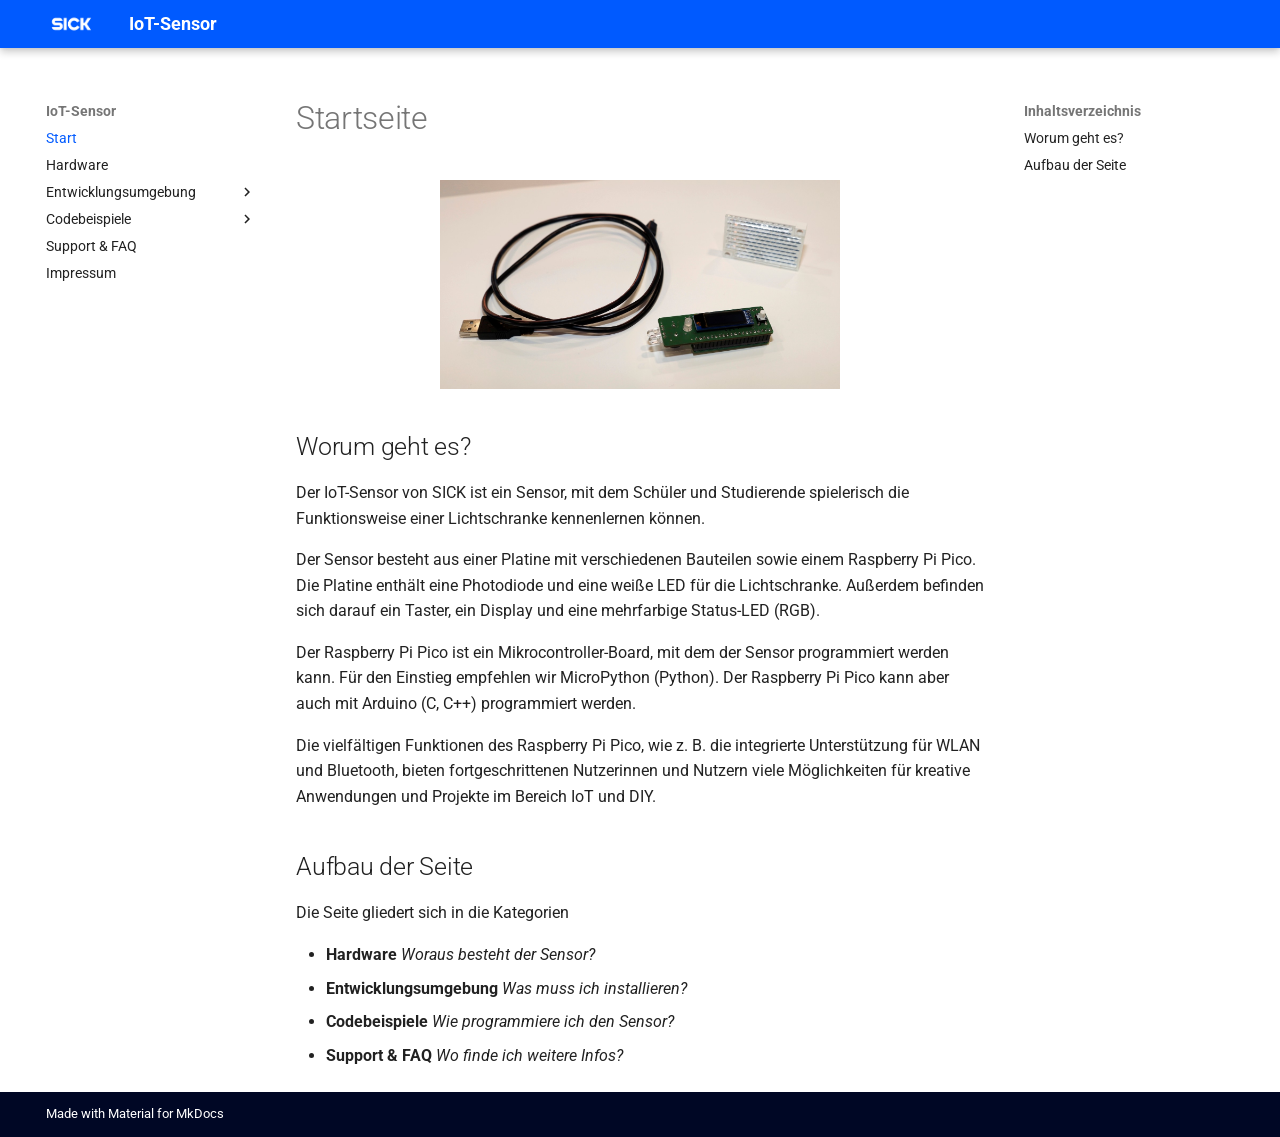
<file: index.html>
<!DOCTYPE html><html lang="de" class="no-js"><head>
    
      <meta charset="utf-8">
      <meta name="viewport" content="width=device-width,initial-scale=1">
      
      
      
      
      
        <link rel="next" href="hardware/">
      
      
      <link rel="icon" href="images/favicon.ico">
      <meta name="generator" content="mkdocs-1.6.1, mkdocs-material-9.6.23">
    
    
      
        <title>IoT-Sensor</title>
      
    
    
      <link rel="stylesheet" href="assets/stylesheets/main.84d31ad4.min.css">
      
        
        <link rel="stylesheet" href="assets/stylesheets/palette.06af60db.min.css">
      
      


    
    
      
    
    
      
        
        
        <link rel="preconnect" href="https://fonts.gstatic.com" crossorigin="">
        <link rel="stylesheet" href="https://fonts.googleapis.com/css?family=Roboto:300,300i,400,400i,700,700i%7CRoboto+Mono:400,400i,700,700i&amp;display=fallback">
        <style>:root{--md-text-font:"Roboto";--md-code-font:"Roboto Mono"}</style>
      
    
    
      <link rel="stylesheet" href="stylesheets/extra.css">
    
    <script>__md_scope=new URL(".",location),__md_hash=e=>[...e].reduce(((e,_)=>(e<<5)-e+_.charCodeAt(0)),0),__md_get=(e,_=localStorage,t=__md_scope)=>JSON.parse(_.getItem(t.pathname+"."+e)),__md_set=(e,_,t=localStorage,a=__md_scope)=>{try{t.setItem(a.pathname+"."+e,JSON.stringify(_))}catch(e){}}</script>
    
      

    
    
    
  <link href="assets/stylesheets/glightbox.min.css" rel="stylesheet"><script src="assets/javascripts/glightbox.min.js"></script><style id="glightbox-style">
            html.glightbox-open { overflow: initial; height: 100%; }
            .gslide-title { margin-top: 0px; user-select: text; }
            .gslide-desc { color: #666; user-select: text; }
            .gslide-image img { background: white; }
            .gscrollbar-fixer { padding-right: 15px; }
            .gdesc-inner { font-size: 0.75rem; }
            body[data-md-color-scheme="slate"] .gdesc-inner { background: var(--md-default-bg-color); }
            body[data-md-color-scheme="slate"] .gslide-title { color: var(--md-default-fg-color); }
            body[data-md-color-scheme="slate"] .gslide-desc { color: var(--md-default-fg-color); }
        </style></head>
  
  
    
    
    
    
    
    <body dir="ltr" data-md-color-scheme="default" data-md-color-primary="custom" data-md-color-accent="indigo">
  
    
    <input class="md-toggle" data-md-toggle="drawer" type="checkbox" id="__drawer" autocomplete="off">
    <input class="md-toggle" data-md-toggle="search" type="checkbox" id="__search" autocomplete="off">
    <label class="md-overlay" for="__drawer"></label>
    <div data-md-component="skip">
      
        
        <a href="#startseite" class="md-skip">
          Zum Inhalt
        </a>
      
    </div>
    <div data-md-component="announce">
      
    </div>
    
    
      

  

<header class="md-header md-header--shadow" data-md-component="header">
  <nav class="md-header__inner md-grid" aria-label="Kopfzeile">
    <a href="." title="IoT-Sensor" class="md-header__button md-logo" aria-label="IoT-Sensor" data-md-component="logo">
      
  <img src="images/sick_logo.png" alt="logo">

    </a>
    <label class="md-header__button md-icon" for="__drawer">
      
      <svg xmlns="http://www.w3.org/2000/svg" viewBox="0 0 24 24"><path d="M3 6h18v2H3zm0 5h18v2H3zm0 5h18v2H3z"></path></svg>
    </label>
    <div class="md-header__title" data-md-component="header-title">
      <div class="md-header__ellipsis">
        <div class="md-header__topic">
          <span class="md-ellipsis">
            IoT-Sensor
          </span>
        </div>
        <div class="md-header__topic" data-md-component="header-topic">
          <span class="md-ellipsis">
            
              Start
            
          </span>
        </div>
      </div>
    </div>
    
      
    
    
    
    
    
  </nav>
  
</header>
    
    <div class="md-container" data-md-component="container">
      
      
        
          
        
      
      <main class="md-main" data-md-component="main">
        <div class="md-main__inner md-grid">
          
            
              
              <div class="md-sidebar md-sidebar--primary" data-md-component="sidebar" data-md-type="navigation">
                <div class="md-sidebar__scrollwrap">
                  <div class="md-sidebar__inner">
                    



<nav class="md-nav md-nav--primary" aria-label="Navigation" data-md-level="0">
  <label class="md-nav__title" for="__drawer">
    <a href="." title="IoT-Sensor" class="md-nav__button md-logo" aria-label="IoT-Sensor" data-md-component="logo">
      
  <img src="images/sick_logo.png" alt="logo">

    </a>
    IoT-Sensor
  </label>
  
  <ul class="md-nav__list" data-md-scrollfix="">
    
      
      
  
  
    
  
  
  
    <li class="md-nav__item md-nav__item--active">
      
      <input class="md-nav__toggle md-toggle" type="checkbox" id="__toc">
      
      
        
      
      
        <label class="md-nav__link md-nav__link--active" for="__toc">
          
  
  
  <span class="md-ellipsis">
    Start
    
  </span>
  

          <span class="md-nav__icon md-icon"></span>
        </label>
      
      <a href="." class="md-nav__link md-nav__link--active">
        
  
  
  <span class="md-ellipsis">
    Start
    
  </span>
  

      </a>
      
        

<nav class="md-nav md-nav--secondary" aria-label="Inhaltsverzeichnis">
  
  
  
    
  
  
    <label class="md-nav__title" for="__toc">
      <span class="md-nav__icon md-icon"></span>
      Inhaltsverzeichnis
    </label>
    <ul class="md-nav__list" data-md-component="toc" data-md-scrollfix="">
      
        <li class="md-nav__item">
  <a href="#worum-geht-es" class="md-nav__link">
    <span class="md-ellipsis">
      Worum geht es?
    </span>
  </a>
  
</li>
      
        <li class="md-nav__item">
  <a href="#aufbau-der-seite" class="md-nav__link">
    <span class="md-ellipsis">
      Aufbau der Seite
    </span>
  </a>
  
</li>
      
    </ul>
  
</nav>
      
    </li>
  

    
      
      
  
  
  
  
    <li class="md-nav__item">
      <a href="hardware/" class="md-nav__link">
        
  
  
  <span class="md-ellipsis">
    Hardware
    
  </span>
  

      </a>
    </li>
  

    
      
      
  
  
  
  
    
    
    
    
    
    <li class="md-nav__item md-nav__item--nested">
      
        
        
        <input class="md-nav__toggle md-toggle " type="checkbox" id="__nav_3">
        
          
          <label class="md-nav__link" for="__nav_3" id="__nav_3_label" tabindex="0">
            
  
  
  <span class="md-ellipsis">
    Entwicklungsumgebung
    
  </span>
  

            <span class="md-nav__icon md-icon"></span>
          </label>
        
        <nav class="md-nav" data-md-level="1" aria-labelledby="__nav_3_label" aria-expanded="false">
          <label class="md-nav__title" for="__nav_3">
            <span class="md-nav__icon md-icon"></span>
            Entwicklungsumgebung
          </label>
          <ul class="md-nav__list" data-md-scrollfix="">
            
              
                
  
  
  
  
    <li class="md-nav__item">
      <a href="setup/thonny/" class="md-nav__link">
        
  
  
  <span class="md-ellipsis">
    IDE Thonny
    
  </span>
  

      </a>
    </li>
  

              
            
          </ul>
        </nav>
      
    </li>
  

    
      
      
  
  
  
  
    
    
    
    
    
    <li class="md-nav__item md-nav__item--nested">
      
        
        
        <input class="md-nav__toggle md-toggle " type="checkbox" id="__nav_4">
        
          
          <label class="md-nav__link" for="__nav_4" id="__nav_4_label" tabindex="0">
            
  
  
  <span class="md-ellipsis">
    Codebeispiele
    
  </span>
  

            <span class="md-nav__icon md-icon"></span>
          </label>
        
        <nav class="md-nav" data-md-level="1" aria-labelledby="__nav_4_label" aria-expanded="false">
          <label class="md-nav__title" for="__nav_4">
            <span class="md-nav__icon md-icon"></span>
            Codebeispiele
          </label>
          <ul class="md-nav__list" data-md-scrollfix="">
            
              
                
  
  
  
  
    <li class="md-nav__item">
      <a href="code-samples/grundlagen/" class="md-nav__link">
        
  
  
  <span class="md-ellipsis">
    Grundlagen
    
  </span>
  

      </a>
    </li>
  

              
            
              
                
  
  
  
  
    <li class="md-nav__item">
      <a href="code-samples/lichtsensor-display/" class="md-nav__link">
        
  
  
  <span class="md-ellipsis">
    Helligkeitssensor mit Display
    
  </span>
  

      </a>
    </li>
  

              
            
              
                
  
  
  
  
    <li class="md-nav__item">
      <a href="code-samples/lichtschranke/" class="md-nav__link">
        
  
  
  <span class="md-ellipsis">
    Lichtschranke
    
  </span>
  

      </a>
    </li>
  

              
            
              
                
  
  
  
  
    <li class="md-nav__item">
      <a href="code-samples/reaktionsspiel/" class="md-nav__link">
        
  
  
  <span class="md-ellipsis">
    Reaktionsspiel
    
  </span>
  

      </a>
    </li>
  

              
            
          </ul>
        </nav>
      
    </li>
  

    
      
      
  
  
  
  
    <li class="md-nav__item">
      <a href="support/" class="md-nav__link">
        
  
  
  <span class="md-ellipsis">
    Support &amp; FAQ
    
  </span>
  

      </a>
    </li>
  

    
      
      
  
  
  
  
    <li class="md-nav__item">
      <a href="https://www.sick.com/de/de/s/imprint" class="md-nav__link">
        
  
  
  <span class="md-ellipsis">
    Impressum
    
  </span>
  

      </a>
    </li>
  

    
  </ul>
</nav>
                  </div>
                </div>
              </div>
            
            
              
              <div class="md-sidebar md-sidebar--secondary" data-md-component="sidebar" data-md-type="toc">
                <div class="md-sidebar__scrollwrap">
                  <div class="md-sidebar__inner">
                    

<nav class="md-nav md-nav--secondary" aria-label="Inhaltsverzeichnis">
  
  
  
    
  
  
    <label class="md-nav__title" for="__toc">
      <span class="md-nav__icon md-icon"></span>
      Inhaltsverzeichnis
    </label>
    <ul class="md-nav__list" data-md-component="toc" data-md-scrollfix="">
      
        <li class="md-nav__item">
  <a href="#worum-geht-es" class="md-nav__link">
    <span class="md-ellipsis">
      Worum geht es?
    </span>
  </a>
  
</li>
      
        <li class="md-nav__item">
  <a href="#aufbau-der-seite" class="md-nav__link">
    <span class="md-ellipsis">
      Aufbau der Seite
    </span>
  </a>
  
</li>
      
    </ul>
  
</nav>
                  </div>
                </div>
              </div>
            
          
          
            <div class="md-content" data-md-component="content">
              <article class="md-content__inner md-typeset">
                
                  



<h1 id="startseite">Startseite</h1>
<p><a class="glightbox" data-type="image" data-width="auto" data-height="auto" href="images/iot-sensor-set.png" data-desc-position="bottom"><img alt="IoT Sensor" class="img-center" src="images/iot-sensor-set.png" width="400"></a></p>
<h2 id="worum-geht-es">Worum geht es?</h2>
<p>Der IoT-Sensor von SICK ist ein Sensor, mit dem Schüler und Studierende spielerisch die Funktionsweise einer Lichtschranke kennenlernen können.</p>
<p>Der Sensor besteht aus einer Platine mit verschiedenen Bauteilen sowie einem Raspberry Pi Pico.
Die Platine enthält eine Photodiode und eine weiße LED für die Lichtschranke. Außerdem befinden sich darauf ein Taster, ein Display und eine mehrfarbige Status-LED (RGB).</p>
<p>Der Raspberry Pi Pico ist ein Mikrocontroller‑Board, mit dem der Sensor programmiert werden kann. Für den Einstieg empfehlen wir MicroPython (Python). Der Raspberry Pi Pico kann aber auch mit Arduino (C, C++) programmiert werden.</p>
<p>Die vielfältigen Funktionen des Raspberry Pi Pico, wie z. B. die integrierte Unterstützung für WLAN und Bluetooth, bieten fortgeschrittenen Nutzerinnen und Nutzern viele Möglichkeiten für kreative Anwendungen und Projekte im Bereich IoT und DIY.</p>
<h2 id="aufbau-der-seite">Aufbau der Seite</h2>
<p>Die Seite gliedert sich in die Kategorien</p>
<ul>
<li><strong>Hardware</strong> <em>Woraus besteht der Sensor?</em></li>
<li><strong>Entwicklungsumgebung</strong> <em>Was muss ich installieren?</em></li>
<li><strong>Codebeispiele</strong> <em>Wie programmiere ich den Sensor?</em></li>
<li><strong>Support &amp; FAQ</strong> <em>Wo finde ich weitere Infos?</em></li>
</ul>












                
              </article>
            </div>
          
          
<script>var target=document.getElementById(location.hash.slice(1));target&&target.name&&(target.checked=target.name.startsWith("__tabbed_"))</script>
        </div>
        
      </main>
      
        <footer class="md-footer">
  
  <div class="md-footer-meta md-typeset">
    <div class="md-footer-meta__inner md-grid">
      <div class="md-copyright">
  
  
    Made with
    <a href="https://squidfunk.github.io/mkdocs-material/" target="_blank" rel="noopener">
      Material for MkDocs
    </a>
  
</div>
      
    </div>
  </div>
</footer>
      
    </div>
    <div class="md-dialog" data-md-component="dialog">
      <div class="md-dialog__inner md-typeset"></div>
    </div>
    
    
    
      
      <script id="__config" type="application/json">{"base": ".", "features": ["content.code.copy"], "search": "assets/javascripts/workers/search.973d3a69.min.js", "tags": null, "translations": {"clipboard.copied": "In Zwischenablage kopiert", "clipboard.copy": "In Zwischenablage kopieren", "search.result.more.one": "1 weiteres Suchergebnis auf dieser Seite", "search.result.more.other": "# weitere Suchergebnisse auf dieser Seite", "search.result.none": "Keine Suchergebnisse", "search.result.one": "1 Suchergebnis", "search.result.other": "# Suchergebnisse", "search.result.placeholder": "Suchbegriff eingeben", "search.result.term.missing": "Es fehlt", "select.version": "Version ausw\u00e4hlen"}, "version": null}</script>
    
    
      <script src="assets/javascripts/bundle.f55a23d4.min.js"></script>
      
    
  
<script id="init-glightbox">const lightbox = GLightbox({"touchNavigation": true, "loop": false, "zoomable": true, "draggable": true, "openEffect": "zoom", "closeEffect": "zoom", "slideEffect": "slide"});
document$.subscribe(()=>{ lightbox.reload(); });
</script></body></html>
</file>
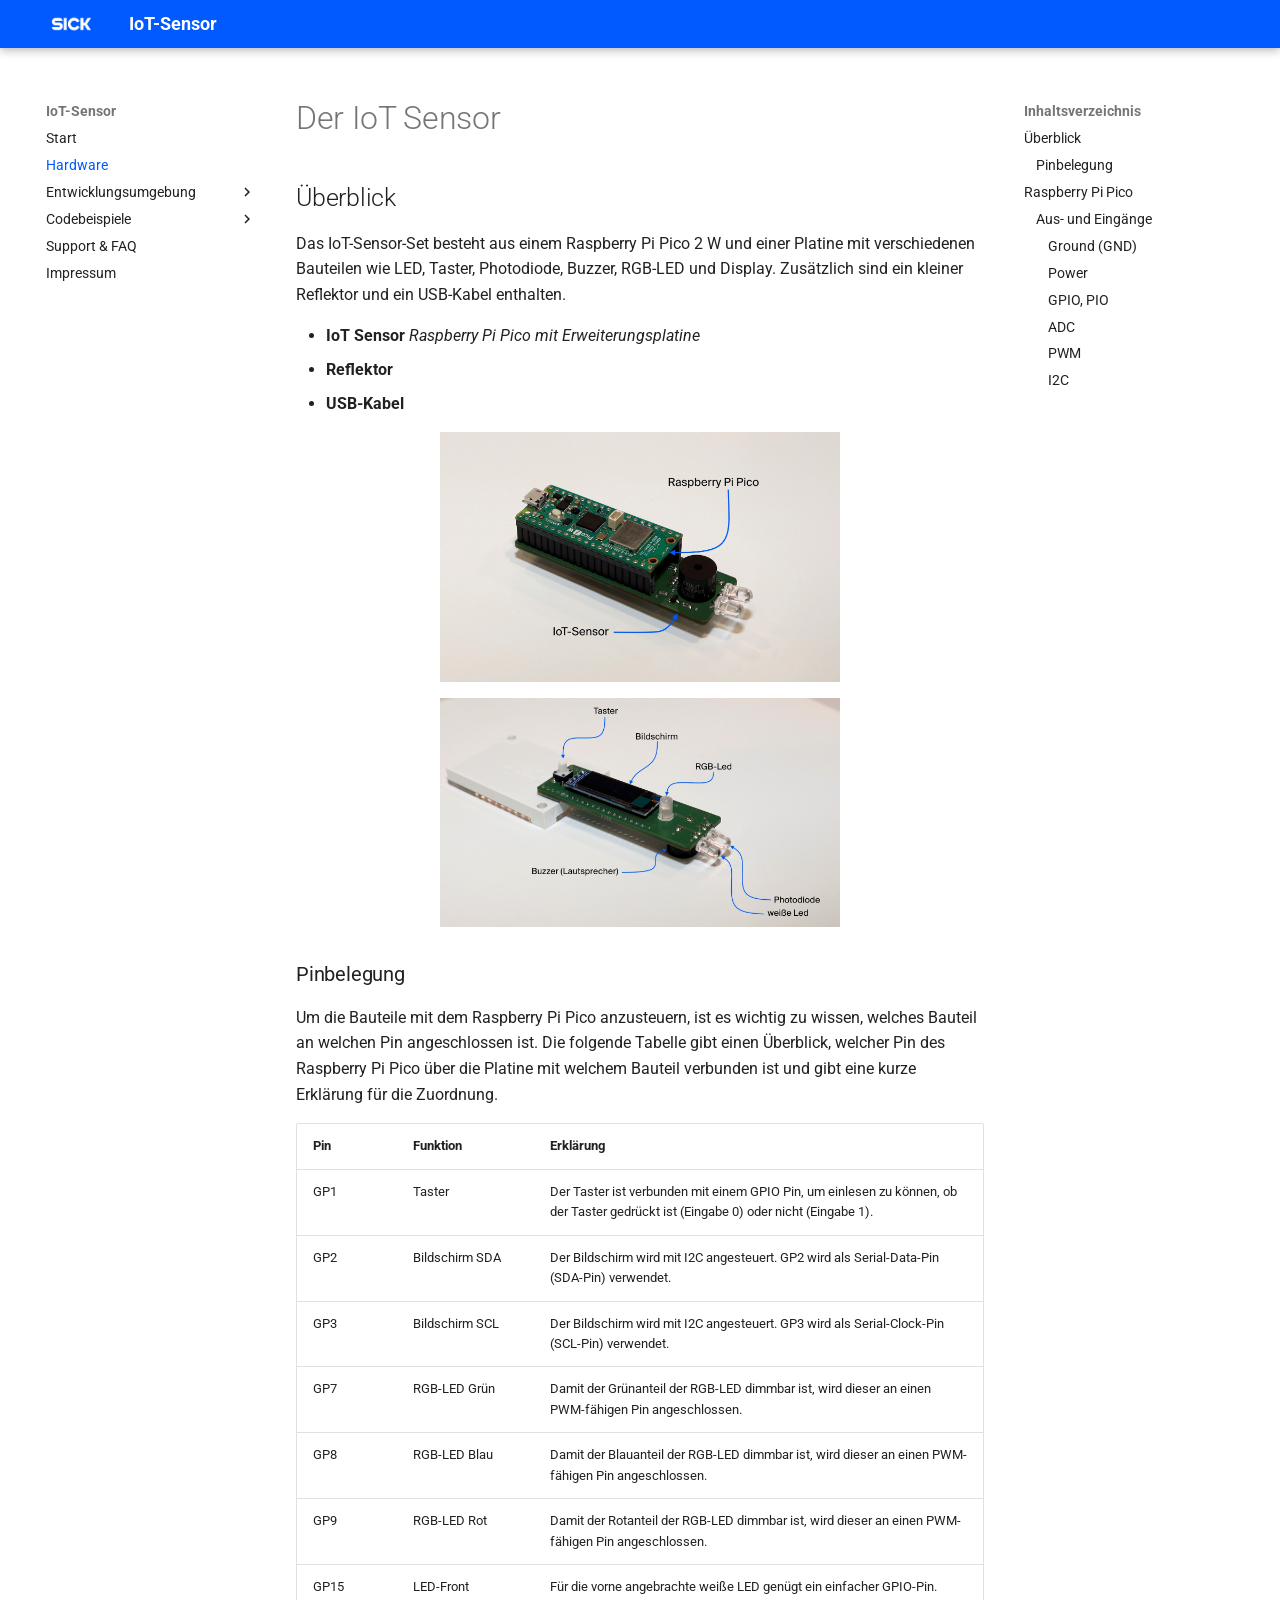
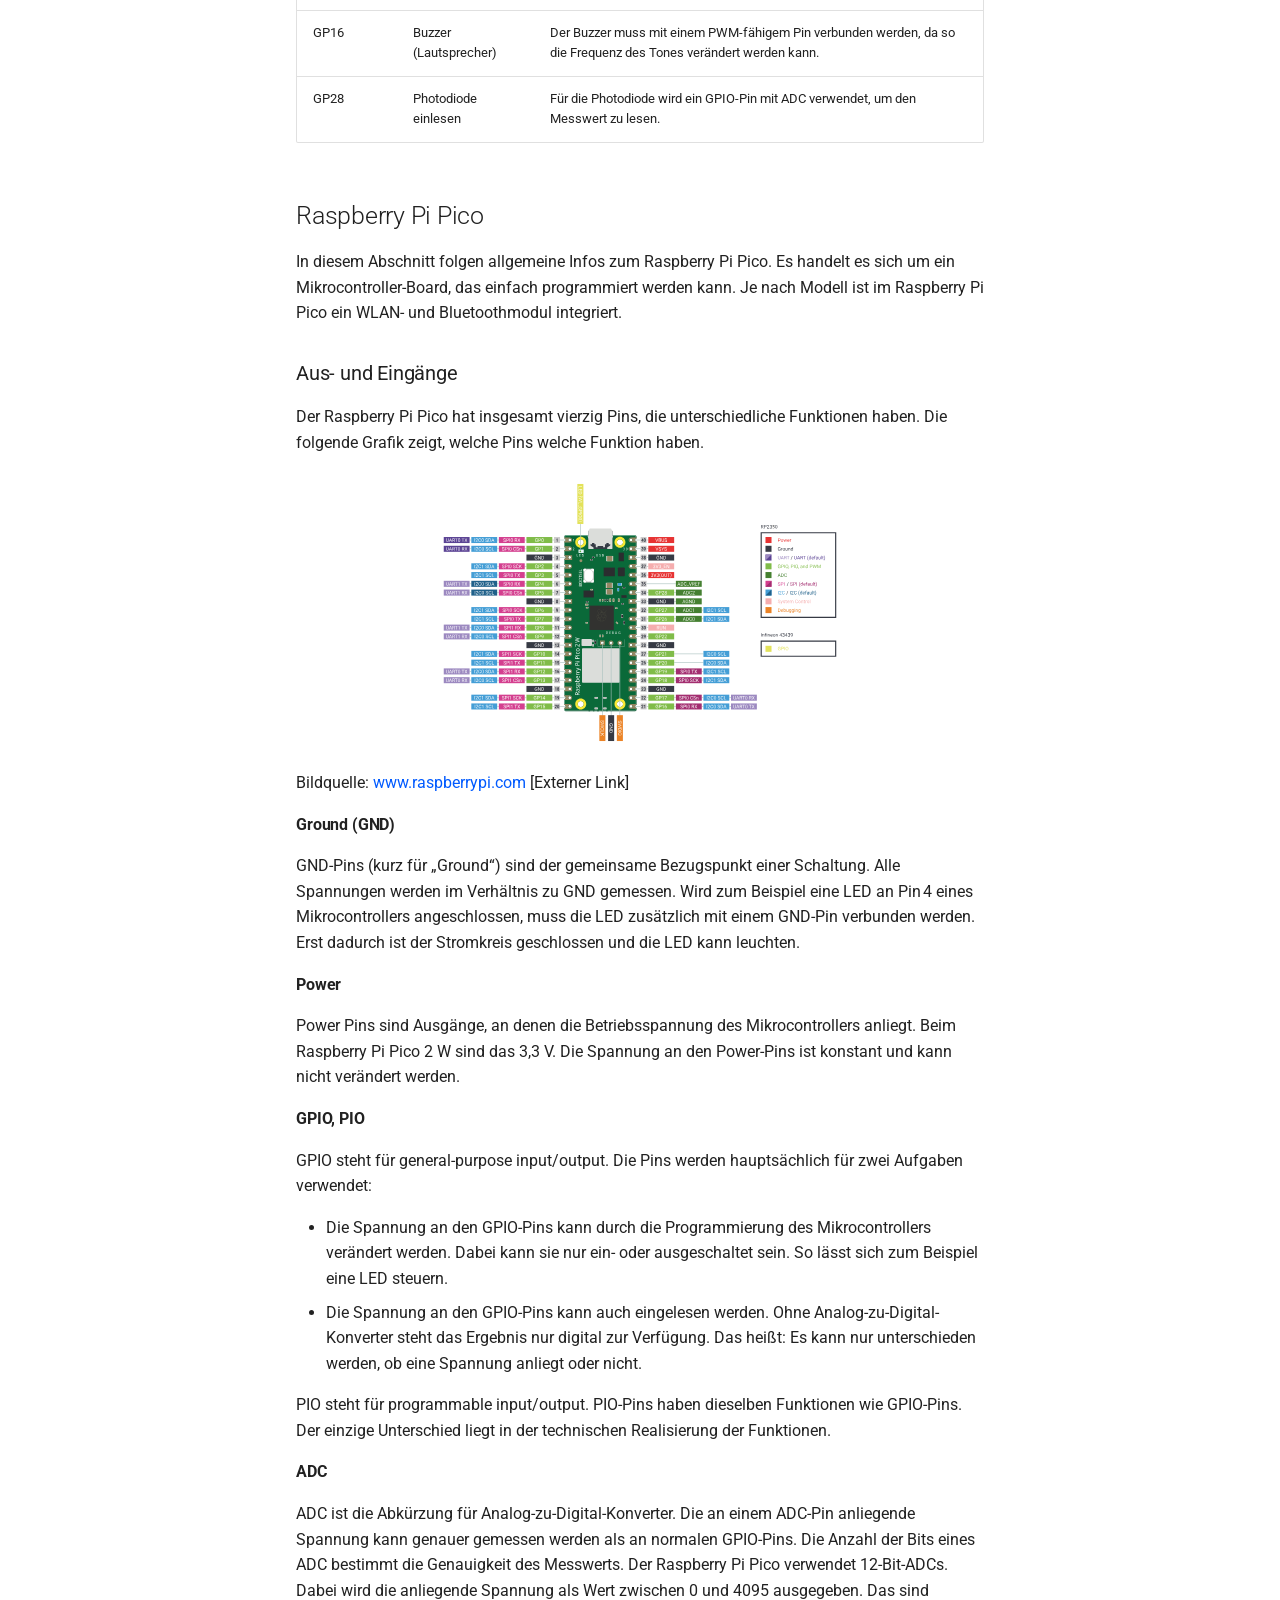
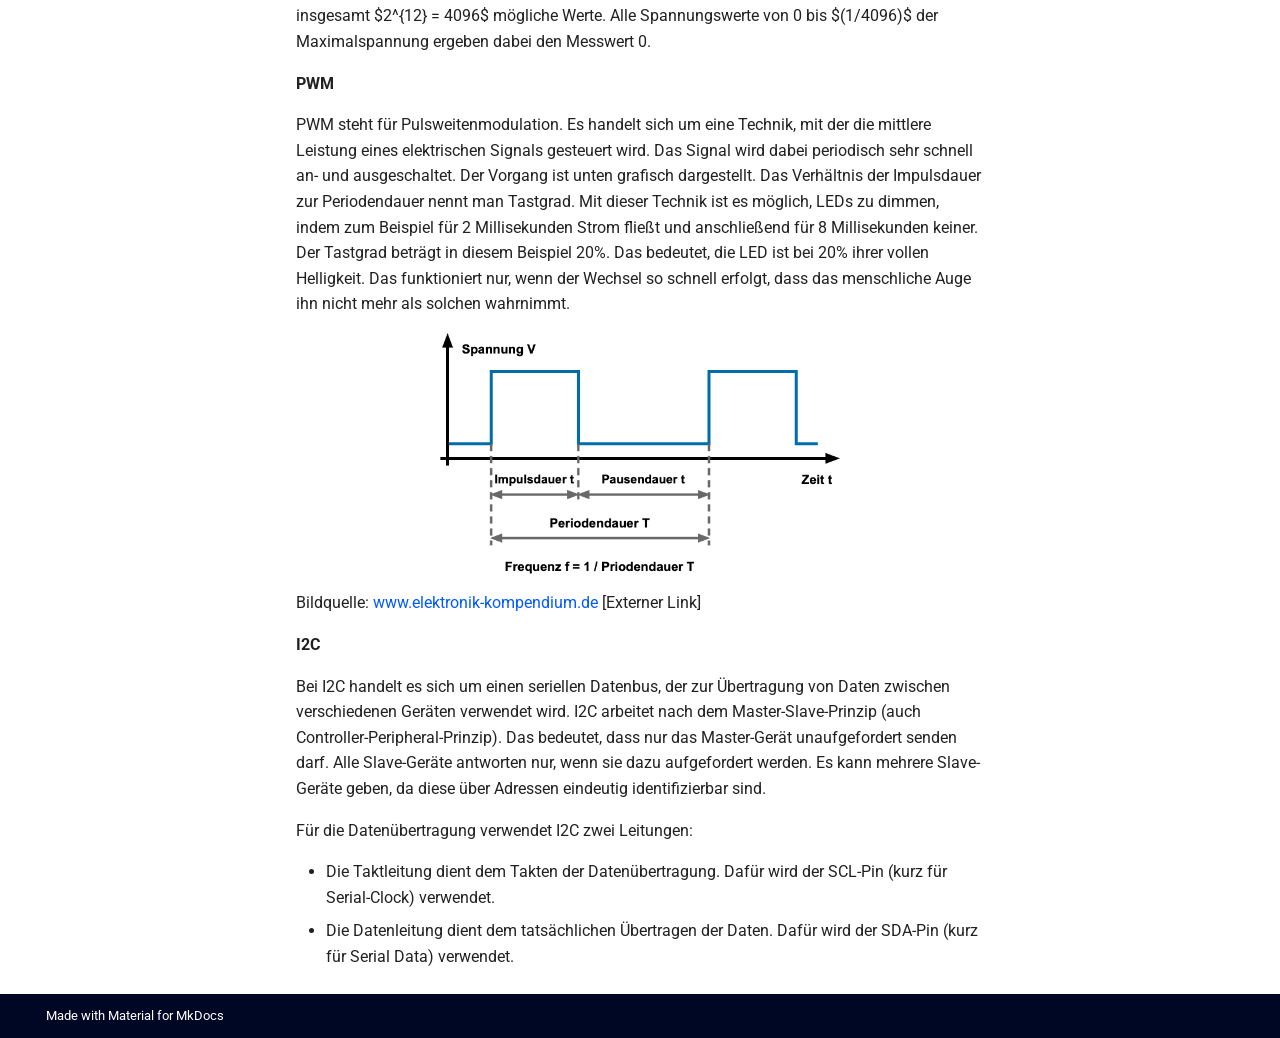
<file: hardware/index.html>
<!DOCTYPE html><html lang="de" class="no-js"><head>
    
      <meta charset="utf-8">
      <meta name="viewport" content="width=device-width,initial-scale=1">
      
      
      
      
        <link rel="prev" href="..">
      
      
        <link rel="next" href="../setup/thonny/">
      
      
      <link rel="icon" href="../images/favicon.ico">
      <meta name="generator" content="mkdocs-1.6.1, mkdocs-material-9.6.23">
    
    
      
        <title>Hardware - IoT-Sensor</title>
      
    
    
      <link rel="stylesheet" href="../assets/stylesheets/main.84d31ad4.min.css">
      
        
        <link rel="stylesheet" href="../assets/stylesheets/palette.06af60db.min.css">
      
      


    
    
      
    
    
      
        
        
        <link rel="preconnect" href="https://fonts.gstatic.com" crossorigin="">
        <link rel="stylesheet" href="https://fonts.googleapis.com/css?family=Roboto:300,300i,400,400i,700,700i%7CRoboto+Mono:400,400i,700,700i&amp;display=fallback">
        <style>:root{--md-text-font:"Roboto";--md-code-font:"Roboto Mono"}</style>
      
    
    
      <link rel="stylesheet" href="../stylesheets/extra.css">
    
    <script>__md_scope=new URL("..",location),__md_hash=e=>[...e].reduce(((e,_)=>(e<<5)-e+_.charCodeAt(0)),0),__md_get=(e,_=localStorage,t=__md_scope)=>JSON.parse(_.getItem(t.pathname+"."+e)),__md_set=(e,_,t=localStorage,a=__md_scope)=>{try{t.setItem(a.pathname+"."+e,JSON.stringify(_))}catch(e){}}</script>
    
      

    
    
    
  <link href="../assets/stylesheets/glightbox.min.css" rel="stylesheet"><script src="../assets/javascripts/glightbox.min.js"></script><style id="glightbox-style">
            html.glightbox-open { overflow: initial; height: 100%; }
            .gslide-title { margin-top: 0px; user-select: text; }
            .gslide-desc { color: #666; user-select: text; }
            .gslide-image img { background: white; }
            .gscrollbar-fixer { padding-right: 15px; }
            .gdesc-inner { font-size: 0.75rem; }
            body[data-md-color-scheme="slate"] .gdesc-inner { background: var(--md-default-bg-color); }
            body[data-md-color-scheme="slate"] .gslide-title { color: var(--md-default-fg-color); }
            body[data-md-color-scheme="slate"] .gslide-desc { color: var(--md-default-fg-color); }
        </style></head>
  
  
    
    
    
    
    
    <body dir="ltr" data-md-color-scheme="default" data-md-color-primary="custom" data-md-color-accent="indigo">
  
    
    <input class="md-toggle" data-md-toggle="drawer" type="checkbox" id="__drawer" autocomplete="off">
    <input class="md-toggle" data-md-toggle="search" type="checkbox" id="__search" autocomplete="off">
    <label class="md-overlay" for="__drawer"></label>
    <div data-md-component="skip">
      
        
        <a href="#der-iot-sensor" class="md-skip">
          Zum Inhalt
        </a>
      
    </div>
    <div data-md-component="announce">
      
    </div>
    
    
      

  

<header class="md-header md-header--shadow" data-md-component="header">
  <nav class="md-header__inner md-grid" aria-label="Kopfzeile">
    <a href=".." title="IoT-Sensor" class="md-header__button md-logo" aria-label="IoT-Sensor" data-md-component="logo">
      
  <img src="../images/sick_logo.png" alt="logo">

    </a>
    <label class="md-header__button md-icon" for="__drawer">
      
      <svg xmlns="http://www.w3.org/2000/svg" viewBox="0 0 24 24"><path d="M3 6h18v2H3zm0 5h18v2H3zm0 5h18v2H3z"></path></svg>
    </label>
    <div class="md-header__title" data-md-component="header-title">
      <div class="md-header__ellipsis">
        <div class="md-header__topic">
          <span class="md-ellipsis">
            IoT-Sensor
          </span>
        </div>
        <div class="md-header__topic" data-md-component="header-topic">
          <span class="md-ellipsis">
            
              Hardware
            
          </span>
        </div>
      </div>
    </div>
    
      
    
    
    
    
    
  </nav>
  
</header>
    
    <div class="md-container" data-md-component="container">
      
      
        
          
        
      
      <main class="md-main" data-md-component="main">
        <div class="md-main__inner md-grid">
          
            
              
              <div class="md-sidebar md-sidebar--primary" data-md-component="sidebar" data-md-type="navigation">
                <div class="md-sidebar__scrollwrap">
                  <div class="md-sidebar__inner">
                    



<nav class="md-nav md-nav--primary" aria-label="Navigation" data-md-level="0">
  <label class="md-nav__title" for="__drawer">
    <a href=".." title="IoT-Sensor" class="md-nav__button md-logo" aria-label="IoT-Sensor" data-md-component="logo">
      
  <img src="../images/sick_logo.png" alt="logo">

    </a>
    IoT-Sensor
  </label>
  
  <ul class="md-nav__list" data-md-scrollfix="">
    
      
      
  
  
  
  
    <li class="md-nav__item">
      <a href=".." class="md-nav__link">
        
  
  
  <span class="md-ellipsis">
    Start
    
  </span>
  

      </a>
    </li>
  

    
      
      
  
  
    
  
  
  
    <li class="md-nav__item md-nav__item--active">
      
      <input class="md-nav__toggle md-toggle" type="checkbox" id="__toc">
      
      
        
      
      
        <label class="md-nav__link md-nav__link--active" for="__toc">
          
  
  
  <span class="md-ellipsis">
    Hardware
    
  </span>
  

          <span class="md-nav__icon md-icon"></span>
        </label>
      
      <a href="./" class="md-nav__link md-nav__link--active">
        
  
  
  <span class="md-ellipsis">
    Hardware
    
  </span>
  

      </a>
      
        

<nav class="md-nav md-nav--secondary" aria-label="Inhaltsverzeichnis">
  
  
  
    
  
  
    <label class="md-nav__title" for="__toc">
      <span class="md-nav__icon md-icon"></span>
      Inhaltsverzeichnis
    </label>
    <ul class="md-nav__list" data-md-component="toc" data-md-scrollfix="">
      
        <li class="md-nav__item">
  <a href="#uberblick" class="md-nav__link">
    <span class="md-ellipsis">
      Überblick
    </span>
  </a>
  
    <nav class="md-nav" aria-label="Überblick">
      <ul class="md-nav__list">
        
          <li class="md-nav__item">
  <a href="#pinbelegung" class="md-nav__link">
    <span class="md-ellipsis">
      Pinbelegung
    </span>
  </a>
  
</li>
        
      </ul>
    </nav>
  
</li>
      
        <li class="md-nav__item">
  <a href="#raspberry-pi-pico" class="md-nav__link">
    <span class="md-ellipsis">
      Raspberry Pi Pico
    </span>
  </a>
  
    <nav class="md-nav" aria-label="Raspberry Pi Pico">
      <ul class="md-nav__list">
        
          <li class="md-nav__item">
  <a href="#aus-und-eingange" class="md-nav__link">
    <span class="md-ellipsis">
      Aus- und Eingänge
    </span>
  </a>
  
    <nav class="md-nav" aria-label="Aus- und Eingänge">
      <ul class="md-nav__list">
        
          <li class="md-nav__item">
  <a href="#ground-gnd" class="md-nav__link">
    <span class="md-ellipsis">
      Ground (GND)
    </span>
  </a>
  
</li>
        
          <li class="md-nav__item">
  <a href="#power" class="md-nav__link">
    <span class="md-ellipsis">
      Power
    </span>
  </a>
  
</li>
        
          <li class="md-nav__item">
  <a href="#gpio-pio" class="md-nav__link">
    <span class="md-ellipsis">
      GPIO, PIO
    </span>
  </a>
  
</li>
        
          <li class="md-nav__item">
  <a href="#adc" class="md-nav__link">
    <span class="md-ellipsis">
      ADC
    </span>
  </a>
  
</li>
        
          <li class="md-nav__item">
  <a href="#pwm" class="md-nav__link">
    <span class="md-ellipsis">
      PWM
    </span>
  </a>
  
</li>
        
          <li class="md-nav__item">
  <a href="#i2c" class="md-nav__link">
    <span class="md-ellipsis">
      I2C
    </span>
  </a>
  
</li>
        
      </ul>
    </nav>
  
</li>
        
      </ul>
    </nav>
  
</li>
      
    </ul>
  
</nav>
      
    </li>
  

    
      
      
  
  
  
  
    
    
    
    
    
    <li class="md-nav__item md-nav__item--nested">
      
        
        
        <input class="md-nav__toggle md-toggle " type="checkbox" id="__nav_3">
        
          
          <label class="md-nav__link" for="__nav_3" id="__nav_3_label" tabindex="0">
            
  
  
  <span class="md-ellipsis">
    Entwicklungsumgebung
    
  </span>
  

            <span class="md-nav__icon md-icon"></span>
          </label>
        
        <nav class="md-nav" data-md-level="1" aria-labelledby="__nav_3_label" aria-expanded="false">
          <label class="md-nav__title" for="__nav_3">
            <span class="md-nav__icon md-icon"></span>
            Entwicklungsumgebung
          </label>
          <ul class="md-nav__list" data-md-scrollfix="">
            
              
                
  
  
  
  
    <li class="md-nav__item">
      <a href="../setup/thonny/" class="md-nav__link">
        
  
  
  <span class="md-ellipsis">
    IDE Thonny
    
  </span>
  

      </a>
    </li>
  

              
            
          </ul>
        </nav>
      
    </li>
  

    
      
      
  
  
  
  
    
    
    
    
    
    <li class="md-nav__item md-nav__item--nested">
      
        
        
        <input class="md-nav__toggle md-toggle " type="checkbox" id="__nav_4">
        
          
          <label class="md-nav__link" for="__nav_4" id="__nav_4_label" tabindex="0">
            
  
  
  <span class="md-ellipsis">
    Codebeispiele
    
  </span>
  

            <span class="md-nav__icon md-icon"></span>
          </label>
        
        <nav class="md-nav" data-md-level="1" aria-labelledby="__nav_4_label" aria-expanded="false">
          <label class="md-nav__title" for="__nav_4">
            <span class="md-nav__icon md-icon"></span>
            Codebeispiele
          </label>
          <ul class="md-nav__list" data-md-scrollfix="">
            
              
                
  
  
  
  
    <li class="md-nav__item">
      <a href="../code-samples/grundlagen/" class="md-nav__link">
        
  
  
  <span class="md-ellipsis">
    Grundlagen
    
  </span>
  

      </a>
    </li>
  

              
            
              
                
  
  
  
  
    <li class="md-nav__item">
      <a href="../code-samples/lichtsensor-display/" class="md-nav__link">
        
  
  
  <span class="md-ellipsis">
    Helligkeitssensor mit Display
    
  </span>
  

      </a>
    </li>
  

              
            
              
                
  
  
  
  
    <li class="md-nav__item">
      <a href="../code-samples/lichtschranke/" class="md-nav__link">
        
  
  
  <span class="md-ellipsis">
    Lichtschranke
    
  </span>
  

      </a>
    </li>
  

              
            
              
                
  
  
  
  
    <li class="md-nav__item">
      <a href="../code-samples/reaktionsspiel/" class="md-nav__link">
        
  
  
  <span class="md-ellipsis">
    Reaktionsspiel
    
  </span>
  

      </a>
    </li>
  

              
            
          </ul>
        </nav>
      
    </li>
  

    
      
      
  
  
  
  
    <li class="md-nav__item">
      <a href="../support/" class="md-nav__link">
        
  
  
  <span class="md-ellipsis">
    Support &amp; FAQ
    
  </span>
  

      </a>
    </li>
  

    
      
      
  
  
  
  
    <li class="md-nav__item">
      <a href="https://www.sick.com/de/de/s/imprint" class="md-nav__link">
        
  
  
  <span class="md-ellipsis">
    Impressum
    
  </span>
  

      </a>
    </li>
  

    
  </ul>
</nav>
                  </div>
                </div>
              </div>
            
            
              
              <div class="md-sidebar md-sidebar--secondary" data-md-component="sidebar" data-md-type="toc">
                <div class="md-sidebar__scrollwrap">
                  <div class="md-sidebar__inner">
                    

<nav class="md-nav md-nav--secondary" aria-label="Inhaltsverzeichnis">
  
  
  
    
  
  
    <label class="md-nav__title" for="__toc">
      <span class="md-nav__icon md-icon"></span>
      Inhaltsverzeichnis
    </label>
    <ul class="md-nav__list" data-md-component="toc" data-md-scrollfix="">
      
        <li class="md-nav__item">
  <a href="#uberblick" class="md-nav__link">
    <span class="md-ellipsis">
      Überblick
    </span>
  </a>
  
    <nav class="md-nav" aria-label="Überblick">
      <ul class="md-nav__list">
        
          <li class="md-nav__item">
  <a href="#pinbelegung" class="md-nav__link">
    <span class="md-ellipsis">
      Pinbelegung
    </span>
  </a>
  
</li>
        
      </ul>
    </nav>
  
</li>
      
        <li class="md-nav__item">
  <a href="#raspberry-pi-pico" class="md-nav__link">
    <span class="md-ellipsis">
      Raspberry Pi Pico
    </span>
  </a>
  
    <nav class="md-nav" aria-label="Raspberry Pi Pico">
      <ul class="md-nav__list">
        
          <li class="md-nav__item">
  <a href="#aus-und-eingange" class="md-nav__link">
    <span class="md-ellipsis">
      Aus- und Eingänge
    </span>
  </a>
  
    <nav class="md-nav" aria-label="Aus- und Eingänge">
      <ul class="md-nav__list">
        
          <li class="md-nav__item">
  <a href="#ground-gnd" class="md-nav__link">
    <span class="md-ellipsis">
      Ground (GND)
    </span>
  </a>
  
</li>
        
          <li class="md-nav__item">
  <a href="#power" class="md-nav__link">
    <span class="md-ellipsis">
      Power
    </span>
  </a>
  
</li>
        
          <li class="md-nav__item">
  <a href="#gpio-pio" class="md-nav__link">
    <span class="md-ellipsis">
      GPIO, PIO
    </span>
  </a>
  
</li>
        
          <li class="md-nav__item">
  <a href="#adc" class="md-nav__link">
    <span class="md-ellipsis">
      ADC
    </span>
  </a>
  
</li>
        
          <li class="md-nav__item">
  <a href="#pwm" class="md-nav__link">
    <span class="md-ellipsis">
      PWM
    </span>
  </a>
  
</li>
        
          <li class="md-nav__item">
  <a href="#i2c" class="md-nav__link">
    <span class="md-ellipsis">
      I2C
    </span>
  </a>
  
</li>
        
      </ul>
    </nav>
  
</li>
        
      </ul>
    </nav>
  
</li>
      
    </ul>
  
</nav>
                  </div>
                </div>
              </div>
            
          
          
            <div class="md-content" data-md-component="content">
              <article class="md-content__inner md-typeset">
                
                  



<h1 id="der-iot-sensor">Der IoT Sensor</h1>
<h2 id="uberblick">Überblick</h2>
<p>Das IoT-Sensor-Set besteht aus einem Raspberry Pi Pico 2 W und einer Platine mit verschiedenen Bauteilen wie LED, Taster, Photodiode, Buzzer, RGB-LED und Display. Zusätzlich sind ein kleiner Reflektor und ein USB-Kabel enthalten.</p>
<ul>
<li><strong>IoT Sensor</strong> <em>Raspberry Pi Pico mit Erweiterungsplatine</em></li>
<li><strong>Reflektor</strong></li>
<li><strong>USB-Kabel</strong></li>
</ul>
<p><a class="glightbox" data-type="image" data-width="auto" data-height="auto" href="../images/iot-sensor-with-pi-pico-top-bottom.jpg" data-desc-position="bottom"><img alt="Raspberry Pi" class="img-center" src="../images/iot-sensor-with-pi-pico-top-bottom.jpg" width="400"></a></p>
<p><a class="glightbox" data-type="image" data-width="auto" data-height="auto" href="../images/iot-sensor-top.jpg" data-desc-position="bottom"><img alt="Komponenten" class="img-center" src="../images/iot-sensor-top.jpg" width="400"></a></p>
<h3 id="pinbelegung">Pinbelegung</h3>
<p>Um die Bauteile mit dem Raspberry Pi Pico anzusteuern, ist es wichtig zu wissen,
welches Bauteil an welchen Pin angeschlossen ist.
Die folgende Tabelle gibt einen Überblick, welcher Pin des Raspberry Pi Pico über die Platine mit welchem Bauteil verbunden ist und gibt eine kurze Erklärung für die Zuordnung.</p>
<table>
<thead>
<tr>
<th>Pin</th>
<th style="text-align: left;">Funktion</th>
<th>Erklärung</th>
</tr>
</thead>
<tbody>
<tr>
<td>GP1</td>
<td style="text-align: left;">Taster</td>
<td>Der Taster ist verbunden mit einem GPIO Pin, um einlesen zu können, ob der Taster gedrückt ist (Eingabe 0) oder nicht (Eingabe 1).</td>
</tr>
<tr>
<td>GP2</td>
<td style="text-align: left;">Bildschirm SDA</td>
<td>Der Bildschirm wird mit I2C angesteuert. GP2 wird als Serial-Data-Pin (SDA-Pin) verwendet.</td>
</tr>
<tr>
<td>GP3</td>
<td style="text-align: left;">Bildschirm SCL</td>
<td>Der Bildschirm wird mit I2C angesteuert. GP3 wird als Serial-Clock-Pin (SCL-Pin) verwendet.</td>
</tr>
<tr>
<td>GP7</td>
<td style="text-align: left;">RGB-LED Grün</td>
<td>Damit der Grünanteil der RGB-LED dimmbar ist, wird dieser an einen PWM-fähigen Pin angeschlossen.</td>
</tr>
<tr>
<td>GP8</td>
<td style="text-align: left;">RGB-LED Blau</td>
<td>Damit der Blauanteil der RGB-LED dimmbar ist, wird dieser an einen PWM-fähigen Pin angeschlossen.</td>
</tr>
<tr>
<td>GP9</td>
<td style="text-align: left;">RGB-LED Rot</td>
<td>Damit der Rotanteil der RGB-LED dimmbar ist, wird dieser an einen PWM-fähigen Pin angeschlossen.</td>
</tr>
<tr>
<td>GP15</td>
<td style="text-align: left;">LED-Front</td>
<td>Für die vorne angebrachte weiße LED genügt ein einfacher GPIO-Pin.</td>
</tr>
<tr>
<td>GP16</td>
<td style="text-align: left;">Buzzer (Lautsprecher)</td>
<td>Der Buzzer muss mit einem PWM-fähigem Pin verbunden werden, da so die Frequenz des Tones verändert werden kann.</td>
</tr>
<tr>
<td>GP28</td>
<td style="text-align: left;">Photodiode einlesen</td>
<td>Für die Photodiode wird ein GPIO-Pin mit ADC verwendet, um den Messwert zu lesen.</td>
</tr>
</tbody>
</table>
<h2 id="raspberry-pi-pico">Raspberry Pi Pico</h2>
<p>In diesem Abschnitt folgen allgemeine Infos zum Raspberry Pi Pico.
Es handelt es sich um ein Mikrocontroller-Board, das einfach programmiert werden kann.
Je nach Modell ist im Raspberry Pi Pico ein WLAN- und Bluetoothmodul integriert.</p>
<h3 id="aus-und-eingange">Aus- und Eingänge</h3>
<p>Der Raspberry Pi Pico hat insgesamt vierzig Pins, die unterschiedliche Funktionen haben.
Die folgende Grafik zeigt, welche Pins welche Funktion haben.</p>
<p><a class="glightbox" data-type="image" data-width="auto" data-height="auto" href="../images/pico2w-pinout.svg" data-desc-position="bottom"><img alt="Pinout des Raspberry Pi Pico 2 W" class="img-center" src="../images/pico2w-pinout.svg" width="400"></a></p>
<p>Bildquelle: <a href="https://www.raspberrypi.com/documentation/microcontrollers/images/pico2w-pinout.svg">www.raspberrypi.com</a> [Externer Link]</p>
<h4 id="ground-gnd">Ground (GND)</h4>
<p>GND‑Pins (kurz für „Ground“) sind der gemeinsame Bezugspunkt einer Schaltung.
Alle Spannungen werden im Verhältnis zu GND gemessen.
Wird zum Beispiel eine LED an Pin 4 eines Mikrocontrollers angeschlossen, muss die LED zusätzlich mit einem GND‑Pin verbunden werden.
Erst dadurch ist der Stromkreis geschlossen und die LED kann leuchten.</p>
<h4 id="power">Power</h4>
<p>Power Pins sind Ausgänge, an denen die Betriebsspannung des Mikrocontrollers anliegt.
Beim Raspberry Pi Pico 2 W sind das 3,3 V.
Die Spannung an den Power-Pins ist konstant und kann nicht verändert werden.</p>
<h4 id="gpio-pio">GPIO, PIO</h4>
<p>GPIO steht für general-purpose input/output. Die Pins werden hauptsächlich für zwei Aufgaben verwendet:</p>
<ul>
<li>Die Spannung an den GPIO-Pins kann durch die Programmierung des Mikrocontrollers verändert werden.
    Dabei kann sie nur ein- oder ausgeschaltet sein.
    So lässt sich zum Beispiel eine LED steuern.</li>
<li>Die Spannung an den GPIO-Pins kann auch eingelesen werden.
    Ohne Analog-zu-Digital-Konverter steht das Ergebnis nur digital zur Verfügung. Das heißt: Es kann nur unterschieden werden, ob eine Spannung anliegt oder nicht.</li>
</ul>
<p>PIO steht für programmable input/output. PIO-Pins haben dieselben Funktionen wie GPIO-Pins.
Der einzige Unterschied liegt in der technischen Realisierung der Funktionen.</p>
<h4 id="adc">ADC</h4>
<p>ADC ist die Abkürzung für Analog-zu-Digital-Konverter. Die an einem ADC-Pin anliegende Spannung kann genauer gemessen werden als an normalen GPIO-Pins.
Die Anzahl der Bits eines ADC bestimmt die Genauigkeit des Messwerts.
Der Raspberry Pi Pico verwendet 12-Bit-ADCs.
Dabei wird die anliegende Spannung als Wert zwischen 0 und 4095 ausgegeben. Das sind insgesamt $2^{12} = 4096$ mögliche Werte.
Alle Spannungswerte von 0 bis $(1/4096)$ der Maximalspannung ergeben dabei den Messwert 0.</p>
<h4 id="pwm">PWM</h4>
<p>PWM steht für Pulsweitenmodulation.
Es handelt sich um eine Technik, mit der die mittlere Leistung eines elektrischen Signals gesteuert wird.
Das Signal wird dabei periodisch sehr schnell an- und ausgeschaltet. Der Vorgang ist unten grafisch dargestellt.
Das Verhältnis der Impulsdauer zur Periodendauer nennt man Tastgrad.
Mit dieser Technik ist es möglich, LEDs zu dimmen, indem zum Beispiel für 2 Millisekunden Strom fließt und anschließend für 8 Millisekunden keiner.
Der Tastgrad beträgt in diesem Beispiel 20%. Das bedeutet, die LED ist bei 20% ihrer vollen Helligkeit.
Das funktioniert nur, wenn der Wechsel so schnell erfolgt, dass das menschliche Auge ihn nicht mehr als solchen wahrnimmt.</p>
<p><a class="glightbox" data-type="image" data-width="auto" data-height="auto" href="../images/pwm.png" data-desc-position="bottom"><img alt="PWM-Ausgangssignal über Zeit" class="img-center" src="../images/pwm.png" width="400"></a></p>
<p>Bildquelle: <a href="https://www.elektronik-kompendium.de/sites/kom/diagramm/04011113.png">www.elektronik-kompendium.de</a> [Externer Link]</p>
<h4 id="i2c">I2C</h4>
<p>Bei I2C handelt es sich um einen seriellen Datenbus, der zur Übertragung von Daten zwischen verschiedenen Geräten verwendet wird.
I2C arbeitet nach dem Master-Slave-Prinzip (auch Controller-Peripheral-Prinzip). Das bedeutet, dass nur das Master-Gerät unaufgefordert senden darf.
Alle Slave-Geräte antworten nur, wenn sie dazu aufgefordert werden. Es kann mehrere Slave-Geräte geben, da diese über Adressen eindeutig identifizierbar sind.</p>
<p>Für die Datenübertragung verwendet I2C zwei Leitungen: </p>
<ul>
<li>Die Taktleitung dient dem Takten der Datenübertragung. Dafür wird der SCL-Pin (kurz für Serial-Clock) verwendet.</li>
<li>Die Datenleitung dient dem tatsächlichen Übertragen der Daten. Dafür wird der SDA-Pin (kurz für Serial Data) verwendet.</li>
</ul>












                
              </article>
            </div>
          
          
<script>var target=document.getElementById(location.hash.slice(1));target&&target.name&&(target.checked=target.name.startsWith("__tabbed_"))</script>
        </div>
        
      </main>
      
        <footer class="md-footer">
  
  <div class="md-footer-meta md-typeset">
    <div class="md-footer-meta__inner md-grid">
      <div class="md-copyright">
  
  
    Made with
    <a href="https://squidfunk.github.io/mkdocs-material/" target="_blank" rel="noopener">
      Material for MkDocs
    </a>
  
</div>
      
    </div>
  </div>
</footer>
      
    </div>
    <div class="md-dialog" data-md-component="dialog">
      <div class="md-dialog__inner md-typeset"></div>
    </div>
    
    
    
      
      <script id="__config" type="application/json">{"base": "..", "features": ["content.code.copy"], "search": "../assets/javascripts/workers/search.973d3a69.min.js", "tags": null, "translations": {"clipboard.copied": "In Zwischenablage kopiert", "clipboard.copy": "In Zwischenablage kopieren", "search.result.more.one": "1 weiteres Suchergebnis auf dieser Seite", "search.result.more.other": "# weitere Suchergebnisse auf dieser Seite", "search.result.none": "Keine Suchergebnisse", "search.result.one": "1 Suchergebnis", "search.result.other": "# Suchergebnisse", "search.result.placeholder": "Suchbegriff eingeben", "search.result.term.missing": "Es fehlt", "select.version": "Version ausw\u00e4hlen"}, "version": null}</script>
    
    
      <script src="../assets/javascripts/bundle.f55a23d4.min.js"></script>
      
    
  
<script id="init-glightbox">const lightbox = GLightbox({"touchNavigation": true, "loop": false, "zoomable": true, "draggable": true, "openEffect": "zoom", "closeEffect": "zoom", "slideEffect": "slide"});
document$.subscribe(()=>{ lightbox.reload(); });
</script></body></html>
</file>
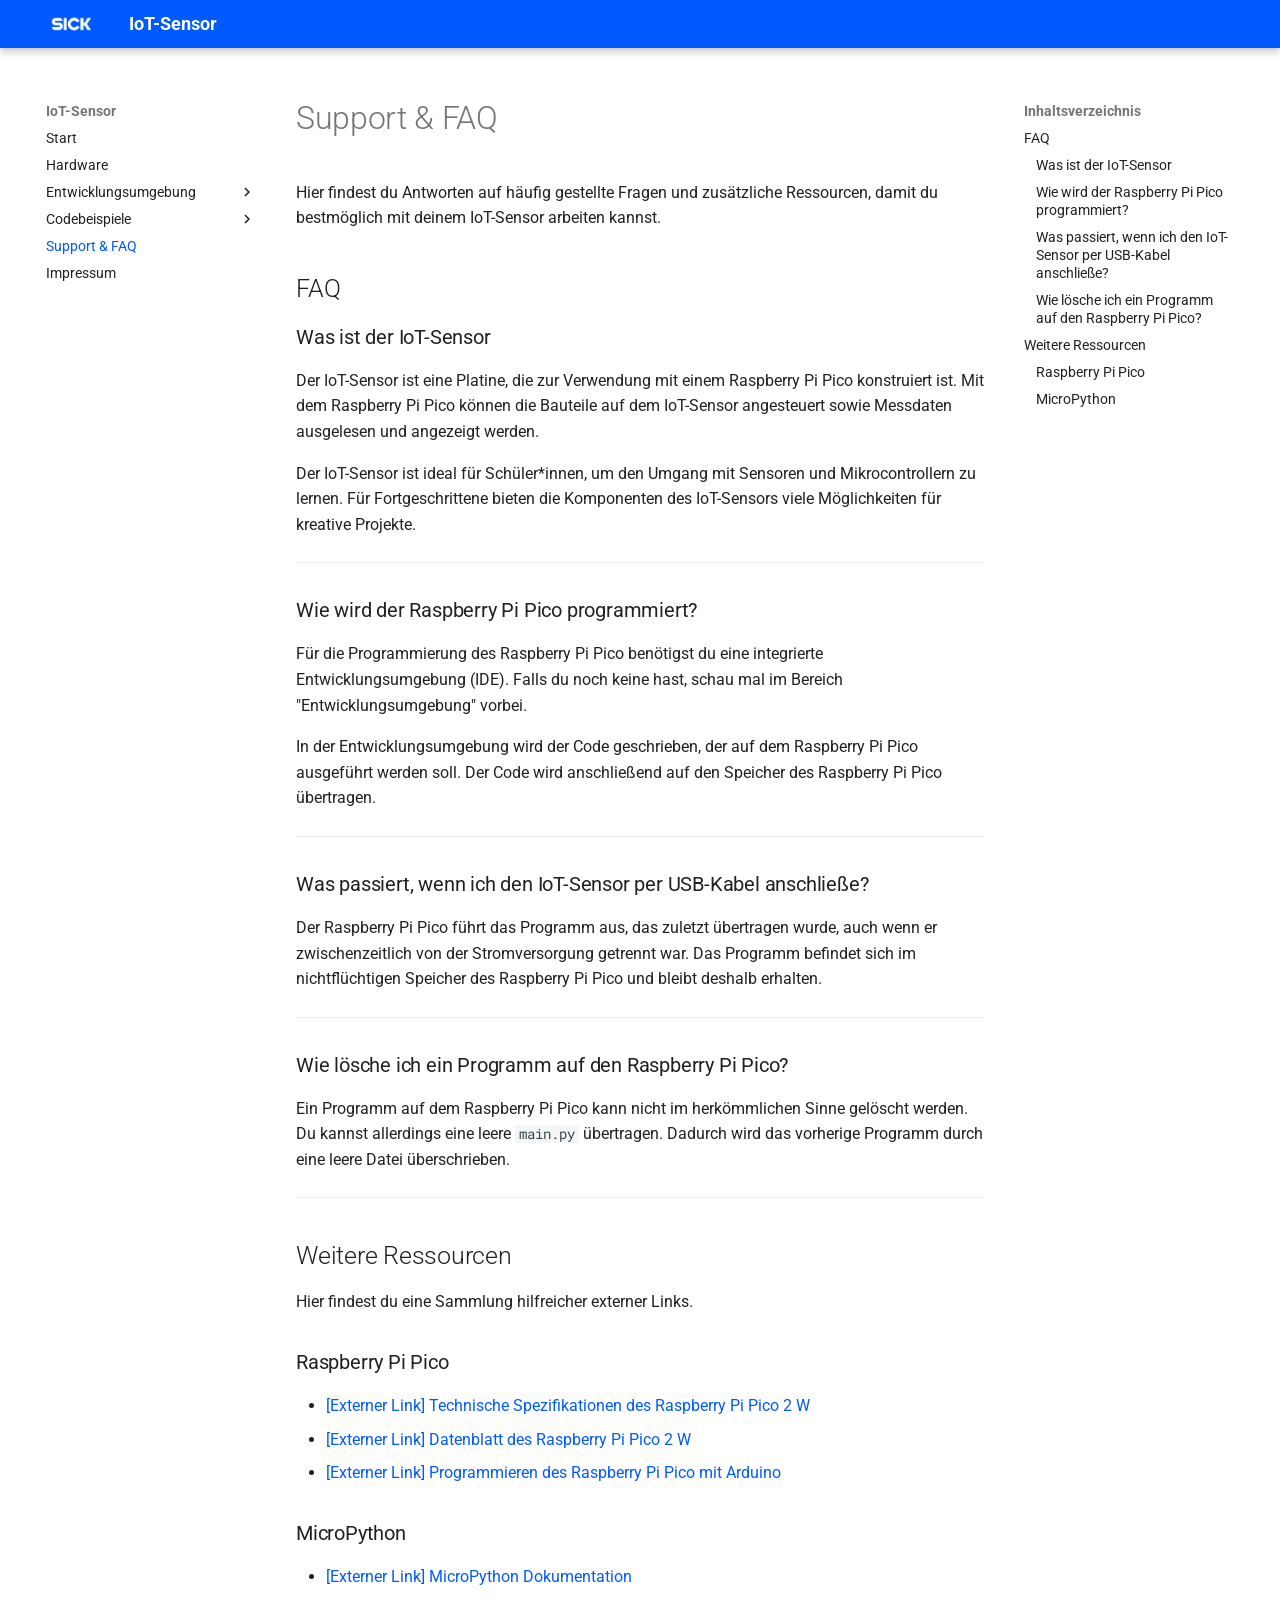
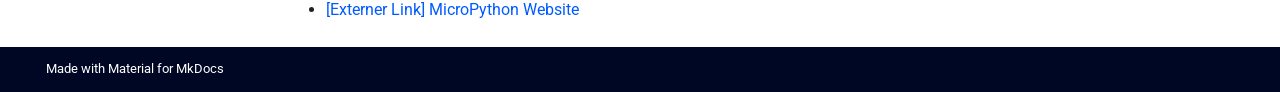
<file: support/index.html>
<!DOCTYPE html><html lang="de" class="no-js"><head>
    
      <meta charset="utf-8">
      <meta name="viewport" content="width=device-width,initial-scale=1">
      
      
      
      
        <link rel="prev" href="../code-samples/reaktionsspiel/">
      
      
      
      <link rel="icon" href="../images/favicon.ico">
      <meta name="generator" content="mkdocs-1.6.1, mkdocs-material-9.6.23">
    
    
      
        <title>Support &amp; FAQ - IoT-Sensor</title>
      
    
    
      <link rel="stylesheet" href="../assets/stylesheets/main.84d31ad4.min.css">
      
        
        <link rel="stylesheet" href="../assets/stylesheets/palette.06af60db.min.css">
      
      


    
    
      
    
    
      
        
        
        <link rel="preconnect" href="https://fonts.gstatic.com" crossorigin="">
        <link rel="stylesheet" href="https://fonts.googleapis.com/css?family=Roboto:300,300i,400,400i,700,700i%7CRoboto+Mono:400,400i,700,700i&amp;display=fallback">
        <style>:root{--md-text-font:"Roboto";--md-code-font:"Roboto Mono"}</style>
      
    
    
      <link rel="stylesheet" href="../stylesheets/extra.css">
    
    <script>__md_scope=new URL("..",location),__md_hash=e=>[...e].reduce(((e,_)=>(e<<5)-e+_.charCodeAt(0)),0),__md_get=(e,_=localStorage,t=__md_scope)=>JSON.parse(_.getItem(t.pathname+"."+e)),__md_set=(e,_,t=localStorage,a=__md_scope)=>{try{t.setItem(a.pathname+"."+e,JSON.stringify(_))}catch(e){}}</script>
    
      

    
    
    
  <link href="../assets/stylesheets/glightbox.min.css" rel="stylesheet"><script src="../assets/javascripts/glightbox.min.js"></script><style id="glightbox-style">
            html.glightbox-open { overflow: initial; height: 100%; }
            .gslide-title { margin-top: 0px; user-select: text; }
            .gslide-desc { color: #666; user-select: text; }
            .gslide-image img { background: white; }
            .gscrollbar-fixer { padding-right: 15px; }
            .gdesc-inner { font-size: 0.75rem; }
            body[data-md-color-scheme="slate"] .gdesc-inner { background: var(--md-default-bg-color); }
            body[data-md-color-scheme="slate"] .gslide-title { color: var(--md-default-fg-color); }
            body[data-md-color-scheme="slate"] .gslide-desc { color: var(--md-default-fg-color); }
        </style></head>
  
  
    
    
    
    
    
    <body dir="ltr" data-md-color-scheme="default" data-md-color-primary="custom" data-md-color-accent="indigo">
  
    
    <input class="md-toggle" data-md-toggle="drawer" type="checkbox" id="__drawer" autocomplete="off">
    <input class="md-toggle" data-md-toggle="search" type="checkbox" id="__search" autocomplete="off">
    <label class="md-overlay" for="__drawer"></label>
    <div data-md-component="skip">
      
        
        <a href="#support-faq" class="md-skip">
          Zum Inhalt
        </a>
      
    </div>
    <div data-md-component="announce">
      
    </div>
    
    
      

  

<header class="md-header md-header--shadow" data-md-component="header">
  <nav class="md-header__inner md-grid" aria-label="Kopfzeile">
    <a href=".." title="IoT-Sensor" class="md-header__button md-logo" aria-label="IoT-Sensor" data-md-component="logo">
      
  <img src="../images/sick_logo.png" alt="logo">

    </a>
    <label class="md-header__button md-icon" for="__drawer">
      
      <svg xmlns="http://www.w3.org/2000/svg" viewBox="0 0 24 24"><path d="M3 6h18v2H3zm0 5h18v2H3zm0 5h18v2H3z"></path></svg>
    </label>
    <div class="md-header__title" data-md-component="header-title">
      <div class="md-header__ellipsis">
        <div class="md-header__topic">
          <span class="md-ellipsis">
            IoT-Sensor
          </span>
        </div>
        <div class="md-header__topic" data-md-component="header-topic">
          <span class="md-ellipsis">
            
              Support &amp; FAQ
            
          </span>
        </div>
      </div>
    </div>
    
      
    
    
    
    
    
  </nav>
  
</header>
    
    <div class="md-container" data-md-component="container">
      
      
        
          
        
      
      <main class="md-main" data-md-component="main">
        <div class="md-main__inner md-grid">
          
            
              
              <div class="md-sidebar md-sidebar--primary" data-md-component="sidebar" data-md-type="navigation">
                <div class="md-sidebar__scrollwrap">
                  <div class="md-sidebar__inner">
                    



<nav class="md-nav md-nav--primary" aria-label="Navigation" data-md-level="0">
  <label class="md-nav__title" for="__drawer">
    <a href=".." title="IoT-Sensor" class="md-nav__button md-logo" aria-label="IoT-Sensor" data-md-component="logo">
      
  <img src="../images/sick_logo.png" alt="logo">

    </a>
    IoT-Sensor
  </label>
  
  <ul class="md-nav__list" data-md-scrollfix="">
    
      
      
  
  
  
  
    <li class="md-nav__item">
      <a href=".." class="md-nav__link">
        
  
  
  <span class="md-ellipsis">
    Start
    
  </span>
  

      </a>
    </li>
  

    
      
      
  
  
  
  
    <li class="md-nav__item">
      <a href="../hardware/" class="md-nav__link">
        
  
  
  <span class="md-ellipsis">
    Hardware
    
  </span>
  

      </a>
    </li>
  

    
      
      
  
  
  
  
    
    
    
    
    
    <li class="md-nav__item md-nav__item--nested">
      
        
        
        <input class="md-nav__toggle md-toggle " type="checkbox" id="__nav_3">
        
          
          <label class="md-nav__link" for="__nav_3" id="__nav_3_label" tabindex="0">
            
  
  
  <span class="md-ellipsis">
    Entwicklungsumgebung
    
  </span>
  

            <span class="md-nav__icon md-icon"></span>
          </label>
        
        <nav class="md-nav" data-md-level="1" aria-labelledby="__nav_3_label" aria-expanded="false">
          <label class="md-nav__title" for="__nav_3">
            <span class="md-nav__icon md-icon"></span>
            Entwicklungsumgebung
          </label>
          <ul class="md-nav__list" data-md-scrollfix="">
            
              
                
  
  
  
  
    <li class="md-nav__item">
      <a href="../setup/thonny/" class="md-nav__link">
        
  
  
  <span class="md-ellipsis">
    IDE Thonny
    
  </span>
  

      </a>
    </li>
  

              
            
          </ul>
        </nav>
      
    </li>
  

    
      
      
  
  
  
  
    
    
    
    
    
    <li class="md-nav__item md-nav__item--nested">
      
        
        
        <input class="md-nav__toggle md-toggle " type="checkbox" id="__nav_4">
        
          
          <label class="md-nav__link" for="__nav_4" id="__nav_4_label" tabindex="0">
            
  
  
  <span class="md-ellipsis">
    Codebeispiele
    
  </span>
  

            <span class="md-nav__icon md-icon"></span>
          </label>
        
        <nav class="md-nav" data-md-level="1" aria-labelledby="__nav_4_label" aria-expanded="false">
          <label class="md-nav__title" for="__nav_4">
            <span class="md-nav__icon md-icon"></span>
            Codebeispiele
          </label>
          <ul class="md-nav__list" data-md-scrollfix="">
            
              
                
  
  
  
  
    <li class="md-nav__item">
      <a href="../code-samples/grundlagen/" class="md-nav__link">
        
  
  
  <span class="md-ellipsis">
    Grundlagen
    
  </span>
  

      </a>
    </li>
  

              
            
              
                
  
  
  
  
    <li class="md-nav__item">
      <a href="../code-samples/lichtsensor-display/" class="md-nav__link">
        
  
  
  <span class="md-ellipsis">
    Helligkeitssensor mit Display
    
  </span>
  

      </a>
    </li>
  

              
            
              
                
  
  
  
  
    <li class="md-nav__item">
      <a href="../code-samples/lichtschranke/" class="md-nav__link">
        
  
  
  <span class="md-ellipsis">
    Lichtschranke
    
  </span>
  

      </a>
    </li>
  

              
            
              
                
  
  
  
  
    <li class="md-nav__item">
      <a href="../code-samples/reaktionsspiel/" class="md-nav__link">
        
  
  
  <span class="md-ellipsis">
    Reaktionsspiel
    
  </span>
  

      </a>
    </li>
  

              
            
          </ul>
        </nav>
      
    </li>
  

    
      
      
  
  
    
  
  
  
    <li class="md-nav__item md-nav__item--active">
      
      <input class="md-nav__toggle md-toggle" type="checkbox" id="__toc">
      
      
        
      
      
        <label class="md-nav__link md-nav__link--active" for="__toc">
          
  
  
  <span class="md-ellipsis">
    Support &amp; FAQ
    
  </span>
  

          <span class="md-nav__icon md-icon"></span>
        </label>
      
      <a href="./" class="md-nav__link md-nav__link--active">
        
  
  
  <span class="md-ellipsis">
    Support &amp; FAQ
    
  </span>
  

      </a>
      
        

<nav class="md-nav md-nav--secondary" aria-label="Inhaltsverzeichnis">
  
  
  
    
  
  
    <label class="md-nav__title" for="__toc">
      <span class="md-nav__icon md-icon"></span>
      Inhaltsverzeichnis
    </label>
    <ul class="md-nav__list" data-md-component="toc" data-md-scrollfix="">
      
        <li class="md-nav__item">
  <a href="#faq" class="md-nav__link">
    <span class="md-ellipsis">
      FAQ
    </span>
  </a>
  
    <nav class="md-nav" aria-label="FAQ">
      <ul class="md-nav__list">
        
          <li class="md-nav__item">
  <a href="#was-ist-der-iot-sensor" class="md-nav__link">
    <span class="md-ellipsis">
      Was ist der IoT-Sensor
    </span>
  </a>
  
</li>
        
          <li class="md-nav__item">
  <a href="#wie-wird-der-raspberry-pi-pico-programmiert" class="md-nav__link">
    <span class="md-ellipsis">
      Wie wird der Raspberry Pi Pico programmiert?
    </span>
  </a>
  
</li>
        
          <li class="md-nav__item">
  <a href="#was-passiert-wenn-ich-den-iot-sensor-per-usb-kabel-anschliee" class="md-nav__link">
    <span class="md-ellipsis">
      Was passiert, wenn ich den IoT-Sensor per USB-Kabel anschließe?
    </span>
  </a>
  
</li>
        
          <li class="md-nav__item">
  <a href="#wie-losche-ich-ein-programm-auf-den-raspberry-pi-pico" class="md-nav__link">
    <span class="md-ellipsis">
      Wie lösche ich ein Programm auf den Raspberry Pi Pico?
    </span>
  </a>
  
</li>
        
      </ul>
    </nav>
  
</li>
      
        <li class="md-nav__item">
  <a href="#weitere-ressourcen" class="md-nav__link">
    <span class="md-ellipsis">
      Weitere Ressourcen
    </span>
  </a>
  
    <nav class="md-nav" aria-label="Weitere Ressourcen">
      <ul class="md-nav__list">
        
          <li class="md-nav__item">
  <a href="#raspberry-pi-pico" class="md-nav__link">
    <span class="md-ellipsis">
      Raspberry Pi Pico
    </span>
  </a>
  
</li>
        
          <li class="md-nav__item">
  <a href="#micropython" class="md-nav__link">
    <span class="md-ellipsis">
      MicroPython
    </span>
  </a>
  
</li>
        
      </ul>
    </nav>
  
</li>
      
    </ul>
  
</nav>
      
    </li>
  

    
      
      
  
  
  
  
    <li class="md-nav__item">
      <a href="https://www.sick.com/de/de/s/imprint" class="md-nav__link">
        
  
  
  <span class="md-ellipsis">
    Impressum
    
  </span>
  

      </a>
    </li>
  

    
  </ul>
</nav>
                  </div>
                </div>
              </div>
            
            
              
              <div class="md-sidebar md-sidebar--secondary" data-md-component="sidebar" data-md-type="toc">
                <div class="md-sidebar__scrollwrap">
                  <div class="md-sidebar__inner">
                    

<nav class="md-nav md-nav--secondary" aria-label="Inhaltsverzeichnis">
  
  
  
    
  
  
    <label class="md-nav__title" for="__toc">
      <span class="md-nav__icon md-icon"></span>
      Inhaltsverzeichnis
    </label>
    <ul class="md-nav__list" data-md-component="toc" data-md-scrollfix="">
      
        <li class="md-nav__item">
  <a href="#faq" class="md-nav__link">
    <span class="md-ellipsis">
      FAQ
    </span>
  </a>
  
    <nav class="md-nav" aria-label="FAQ">
      <ul class="md-nav__list">
        
          <li class="md-nav__item">
  <a href="#was-ist-der-iot-sensor" class="md-nav__link">
    <span class="md-ellipsis">
      Was ist der IoT-Sensor
    </span>
  </a>
  
</li>
        
          <li class="md-nav__item">
  <a href="#wie-wird-der-raspberry-pi-pico-programmiert" class="md-nav__link">
    <span class="md-ellipsis">
      Wie wird der Raspberry Pi Pico programmiert?
    </span>
  </a>
  
</li>
        
          <li class="md-nav__item">
  <a href="#was-passiert-wenn-ich-den-iot-sensor-per-usb-kabel-anschliee" class="md-nav__link">
    <span class="md-ellipsis">
      Was passiert, wenn ich den IoT-Sensor per USB-Kabel anschließe?
    </span>
  </a>
  
</li>
        
          <li class="md-nav__item">
  <a href="#wie-losche-ich-ein-programm-auf-den-raspberry-pi-pico" class="md-nav__link">
    <span class="md-ellipsis">
      Wie lösche ich ein Programm auf den Raspberry Pi Pico?
    </span>
  </a>
  
</li>
        
      </ul>
    </nav>
  
</li>
      
        <li class="md-nav__item">
  <a href="#weitere-ressourcen" class="md-nav__link">
    <span class="md-ellipsis">
      Weitere Ressourcen
    </span>
  </a>
  
    <nav class="md-nav" aria-label="Weitere Ressourcen">
      <ul class="md-nav__list">
        
          <li class="md-nav__item">
  <a href="#raspberry-pi-pico" class="md-nav__link">
    <span class="md-ellipsis">
      Raspberry Pi Pico
    </span>
  </a>
  
</li>
        
          <li class="md-nav__item">
  <a href="#micropython" class="md-nav__link">
    <span class="md-ellipsis">
      MicroPython
    </span>
  </a>
  
</li>
        
      </ul>
    </nav>
  
</li>
      
    </ul>
  
</nav>
                  </div>
                </div>
              </div>
            
          
          
            <div class="md-content" data-md-component="content">
              <article class="md-content__inner md-typeset">
                
                  



<h1 id="support-faq">Support &amp; FAQ</h1>
<p>Hier findest du Antworten auf häufig gestellte Fragen und zusätzliche Ressourcen, damit du bestmöglich mit deinem IoT-Sensor arbeiten kannst.</p>
<h2 id="faq">FAQ</h2>
<h3 id="was-ist-der-iot-sensor">Was ist der IoT-Sensor</h3>
<p>Der IoT-Sensor ist eine Platine, die zur Verwendung mit einem Raspberry Pi Pico konstruiert ist.
Mit dem Raspberry Pi Pico können die Bauteile auf dem IoT-Sensor angesteuert sowie Messdaten ausgelesen und angezeigt werden.</p>
<p>Der IoT-Sensor ist ideal für Schüler*innen, um den Umgang mit Sensoren und Mikrocontrollern zu lernen. Für Fortgeschrittene bieten die Komponenten des IoT-Sensors viele Möglichkeiten für kreative Projekte.</p>
<hr>
<h3 id="wie-wird-der-raspberry-pi-pico-programmiert">Wie wird der Raspberry Pi Pico programmiert?</h3>
<p>Für die Programmierung des Raspberry Pi Pico benötigst du eine integrierte Entwicklungsumgebung (IDE).
Falls du noch keine hast, schau mal im Bereich "Entwicklungsumgebung" vorbei.</p>
<p>In der Entwicklungsumgebung wird der Code geschrieben, der auf dem Raspberry Pi Pico ausgeführt werden soll.
Der Code wird anschließend auf den Speicher des Raspberry Pi Pico übertragen.</p>
<hr>
<h3 id="was-passiert-wenn-ich-den-iot-sensor-per-usb-kabel-anschliee">Was passiert, wenn ich den IoT-Sensor per USB-Kabel anschließe?</h3>
<p>Der Raspberry Pi Pico führt das Programm aus, das zuletzt übertragen wurde, auch wenn er zwischenzeitlich von der Stromversorgung getrennt war. Das Programm befindet sich im nichtflüchtigen Speicher des Raspberry Pi Pico und bleibt deshalb erhalten.</p>
<hr>
<h3 id="wie-losche-ich-ein-programm-auf-den-raspberry-pi-pico">Wie lösche ich ein Programm auf den Raspberry Pi Pico?</h3>
<p>Ein Programm auf dem Raspberry Pi Pico kann nicht im herkömmlichen Sinne gelöscht werden.
Du kannst allerdings eine leere <code>main.py</code> übertragen. Dadurch wird das vorherige Programm durch eine leere Datei überschrieben.</p>
<hr>
<h2 id="weitere-ressourcen">Weitere Ressourcen</h2>
<p>Hier findest du eine Sammlung hilfreicher externer Links.</p>
<h3 id="raspberry-pi-pico">Raspberry Pi Pico</h3>
<ul>
<li><a href="https://www.raspberrypi.com/documentation/microcontrollers/pico-series.html#pico-2-technical-specification" target="_blank">
    [Externer Link] Technische Spezifikationen des Raspberry Pi Pico 2 W
</a></li>
<li><a href="https://datasheets.raspberrypi.com/picow/pico-2-w-datasheet.pdf" target="_blank">
    [Externer Link] Datenblatt des Raspberry Pi Pico 2 W
</a></li>
<li><a href="https://github.com/earlephilhower/arduino-pico" target="_blank">
    [Externer Link] Programmieren des Raspberry Pi Pico mit Arduino
</a></li>
</ul>
<h3 id="micropython">MicroPython</h3>
<ul>
<li><a href="https://docs.micropython.org/en/latest/rp2/quickref.html" target="_blank">
    [Externer Link] MicroPython Dokumentation
</a></li>
<li><a href="https://micropython.org/" target="_blank">
    [Externer Link] MicroPython Website
</a></li>
</ul>












                
              </article>
            </div>
          
          
<script>var target=document.getElementById(location.hash.slice(1));target&&target.name&&(target.checked=target.name.startsWith("__tabbed_"))</script>
        </div>
        
      </main>
      
        <footer class="md-footer">
  
  <div class="md-footer-meta md-typeset">
    <div class="md-footer-meta__inner md-grid">
      <div class="md-copyright">
  
  
    Made with
    <a href="https://squidfunk.github.io/mkdocs-material/" target="_blank" rel="noopener">
      Material for MkDocs
    </a>
  
</div>
      
    </div>
  </div>
</footer>
      
    </div>
    <div class="md-dialog" data-md-component="dialog">
      <div class="md-dialog__inner md-typeset"></div>
    </div>
    
    
    
      
      <script id="__config" type="application/json">{"base": "..", "features": ["content.code.copy"], "search": "../assets/javascripts/workers/search.973d3a69.min.js", "tags": null, "translations": {"clipboard.copied": "In Zwischenablage kopiert", "clipboard.copy": "In Zwischenablage kopieren", "search.result.more.one": "1 weiteres Suchergebnis auf dieser Seite", "search.result.more.other": "# weitere Suchergebnisse auf dieser Seite", "search.result.none": "Keine Suchergebnisse", "search.result.one": "1 Suchergebnis", "search.result.other": "# Suchergebnisse", "search.result.placeholder": "Suchbegriff eingeben", "search.result.term.missing": "Es fehlt", "select.version": "Version ausw\u00e4hlen"}, "version": null}</script>
    
    
      <script src="../assets/javascripts/bundle.f55a23d4.min.js"></script>
      
    
  
<script id="init-glightbox">const lightbox = GLightbox({"touchNavigation": true, "loop": false, "zoomable": true, "draggable": true, "openEffect": "zoom", "closeEffect": "zoom", "slideEffect": "slide"});
document$.subscribe(()=>{ lightbox.reload(); });
</script></body></html>
</file>
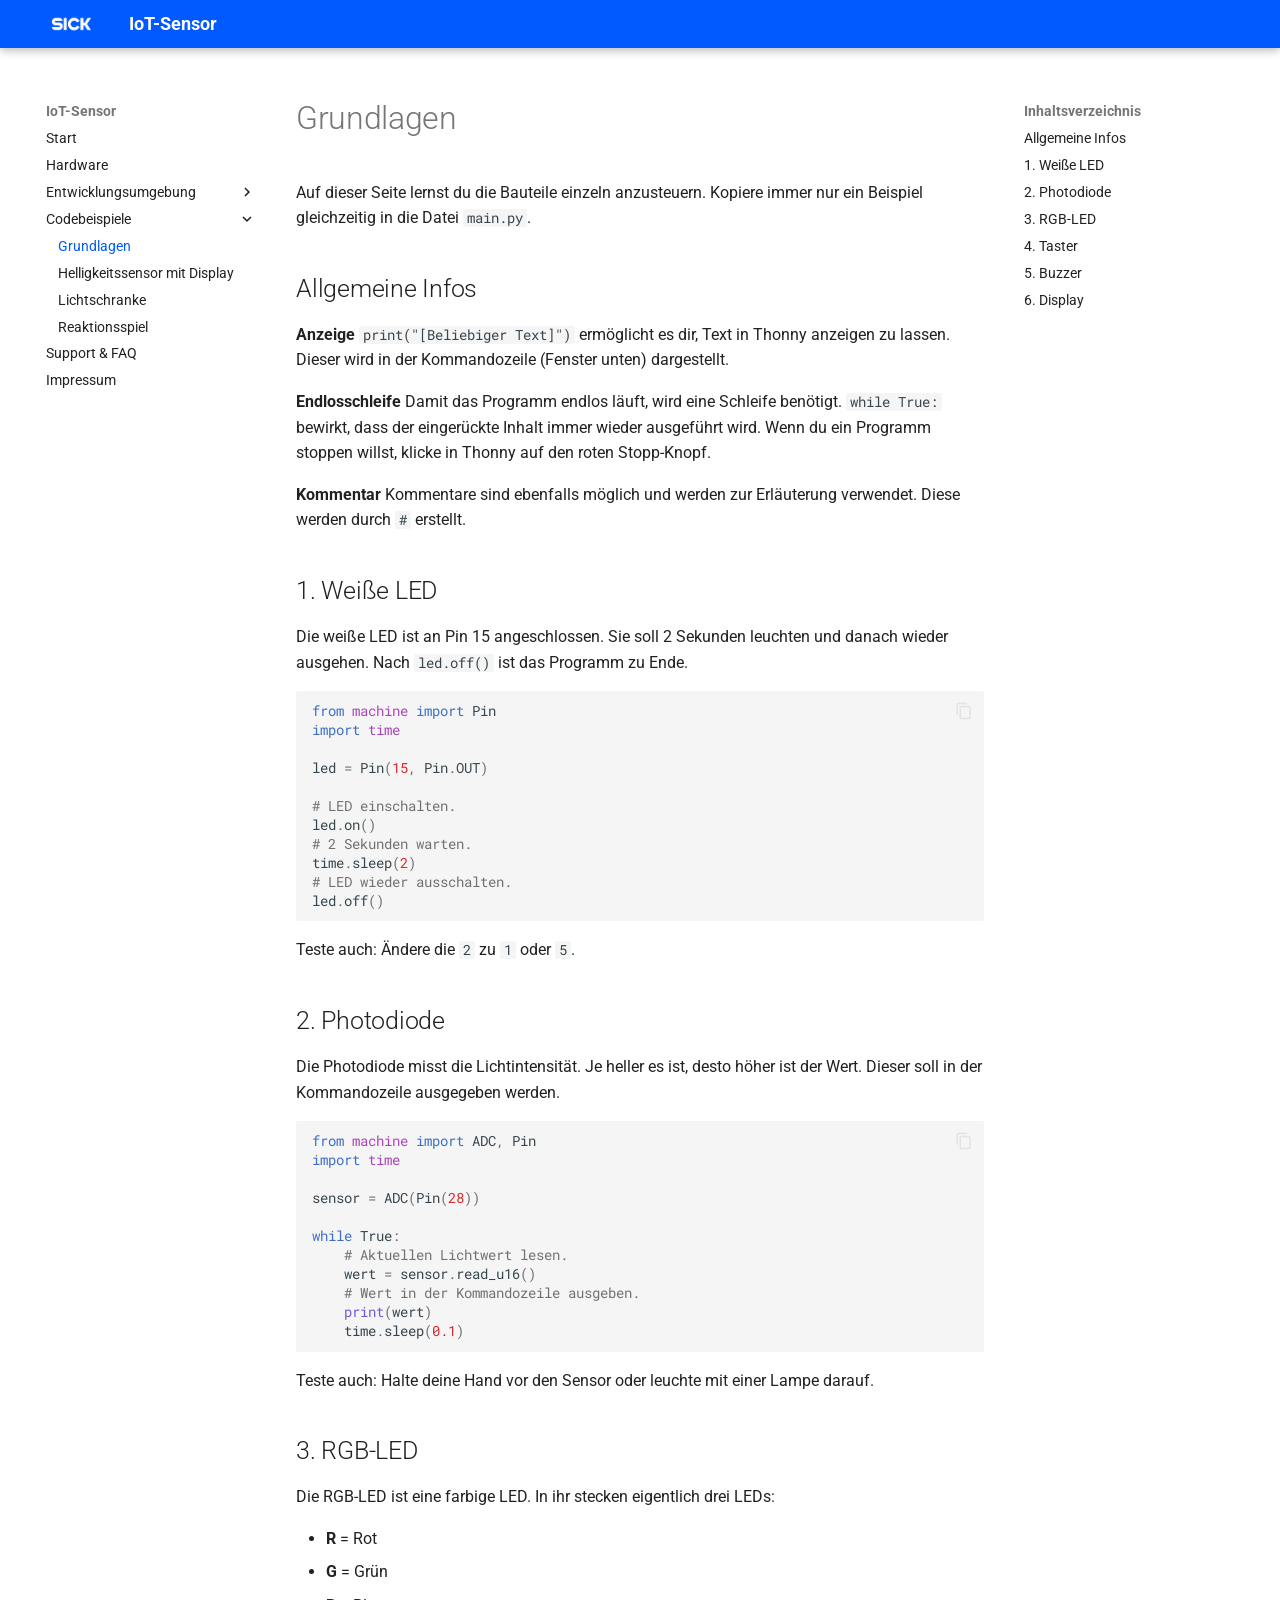
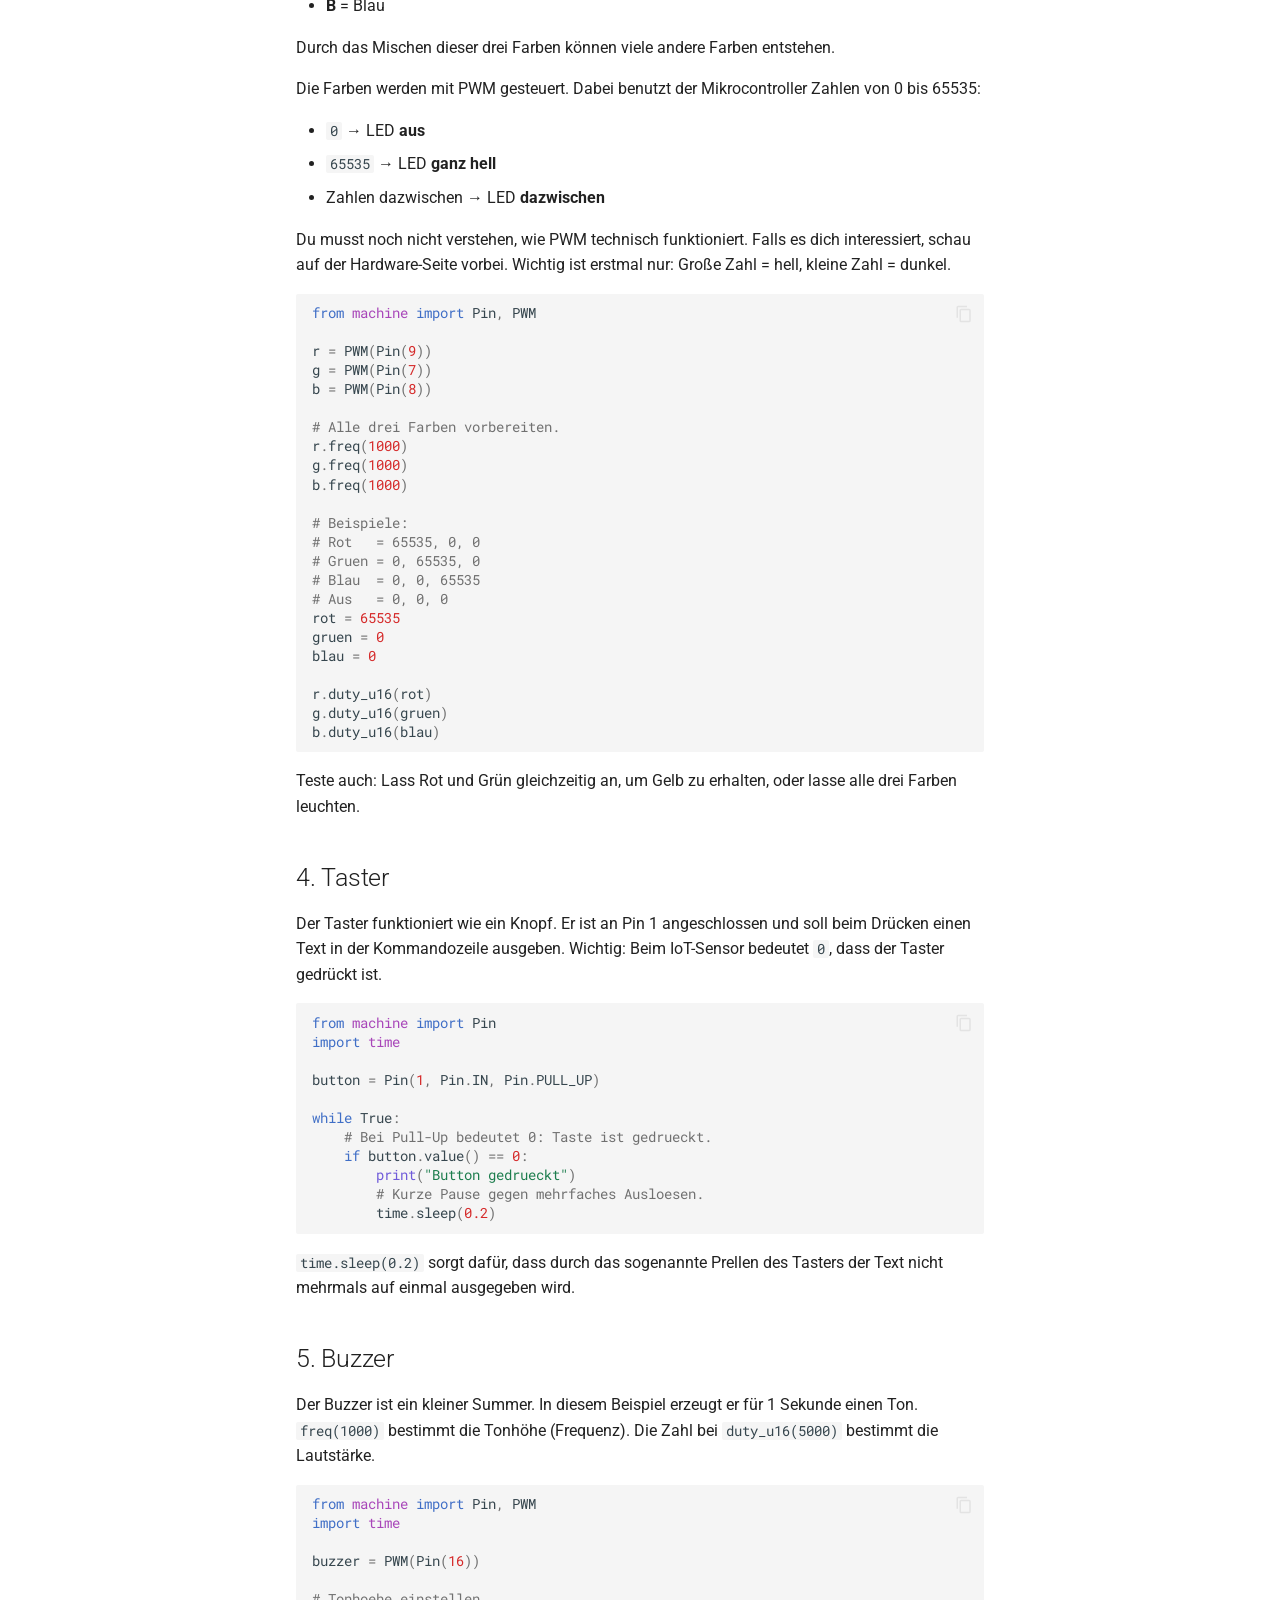
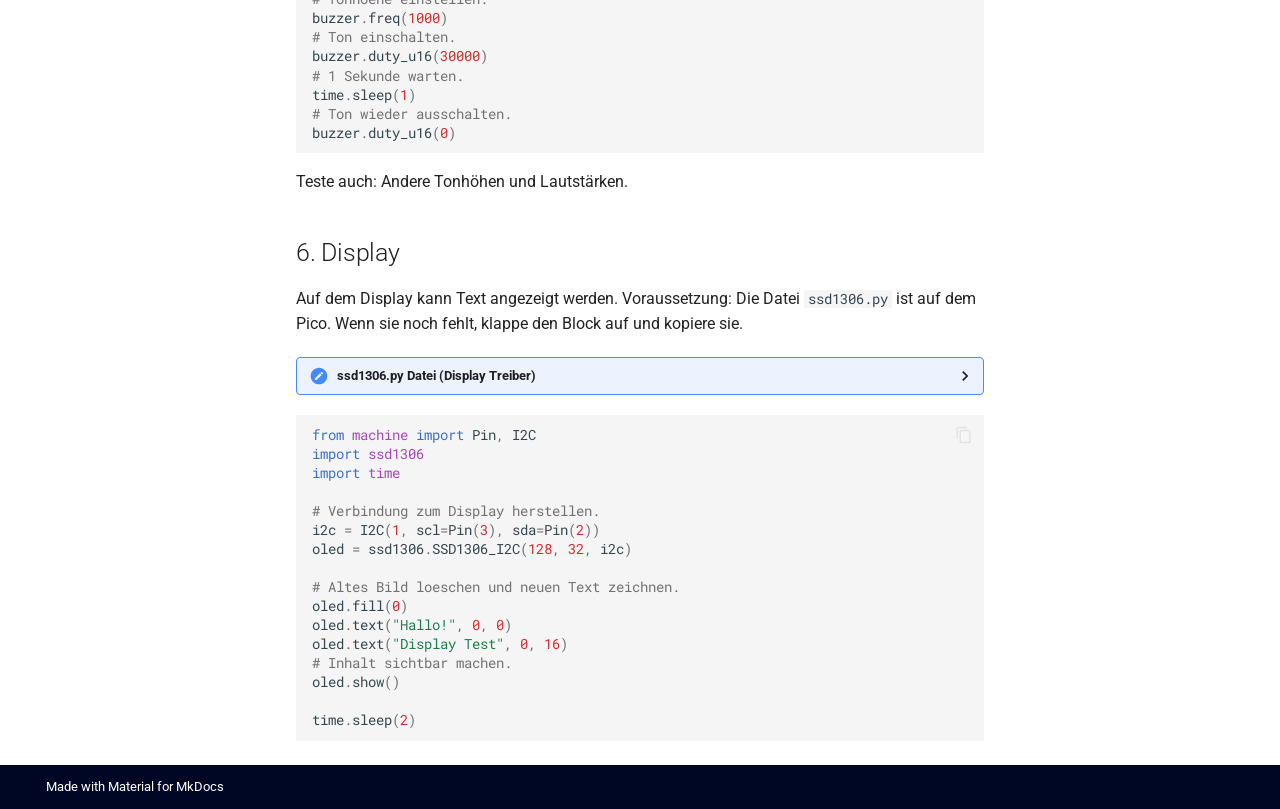
<file: code-samples/grundlagen/index.html>
<!DOCTYPE html><html lang="de" class="no-js"><head>
    
      <meta charset="utf-8">
      <meta name="viewport" content="width=device-width,initial-scale=1">
      
      
      
      
        <link rel="prev" href="../../setup/thonny/">
      
      
        <link rel="next" href="../lichtsensor-display/">
      
      
      <link rel="icon" href="../../images/favicon.ico">
      <meta name="generator" content="mkdocs-1.6.1, mkdocs-material-9.6.23">
    
    
      
        <title>Grundlagen - IoT-Sensor</title>
      
    
    
      <link rel="stylesheet" href="../../assets/stylesheets/main.84d31ad4.min.css">
      
        
        <link rel="stylesheet" href="../../assets/stylesheets/palette.06af60db.min.css">
      
      


    
    
      
    
    
      
        
        
        <link rel="preconnect" href="https://fonts.gstatic.com" crossorigin="">
        <link rel="stylesheet" href="https://fonts.googleapis.com/css?family=Roboto:300,300i,400,400i,700,700i%7CRoboto+Mono:400,400i,700,700i&amp;display=fallback">
        <style>:root{--md-text-font:"Roboto";--md-code-font:"Roboto Mono"}</style>
      
    
    
      <link rel="stylesheet" href="../../stylesheets/extra.css">
    
    <script>__md_scope=new URL("../..",location),__md_hash=e=>[...e].reduce(((e,_)=>(e<<5)-e+_.charCodeAt(0)),0),__md_get=(e,_=localStorage,t=__md_scope)=>JSON.parse(_.getItem(t.pathname+"."+e)),__md_set=(e,_,t=localStorage,a=__md_scope)=>{try{t.setItem(a.pathname+"."+e,JSON.stringify(_))}catch(e){}}</script>
    
      

    
    
    
  <link href="../../assets/stylesheets/glightbox.min.css" rel="stylesheet"><script src="../../assets/javascripts/glightbox.min.js"></script><style id="glightbox-style">
            html.glightbox-open { overflow: initial; height: 100%; }
            .gslide-title { margin-top: 0px; user-select: text; }
            .gslide-desc { color: #666; user-select: text; }
            .gslide-image img { background: white; }
            .gscrollbar-fixer { padding-right: 15px; }
            .gdesc-inner { font-size: 0.75rem; }
            body[data-md-color-scheme="slate"] .gdesc-inner { background: var(--md-default-bg-color); }
            body[data-md-color-scheme="slate"] .gslide-title { color: var(--md-default-fg-color); }
            body[data-md-color-scheme="slate"] .gslide-desc { color: var(--md-default-fg-color); }
        </style></head>
  
  
    
    
    
    
    
    <body dir="ltr" data-md-color-scheme="default" data-md-color-primary="custom" data-md-color-accent="indigo">
  
    
    <input class="md-toggle" data-md-toggle="drawer" type="checkbox" id="__drawer" autocomplete="off">
    <input class="md-toggle" data-md-toggle="search" type="checkbox" id="__search" autocomplete="off">
    <label class="md-overlay" for="__drawer"></label>
    <div data-md-component="skip">
      
        
        <a href="#grundlagen" class="md-skip">
          Zum Inhalt
        </a>
      
    </div>
    <div data-md-component="announce">
      
    </div>
    
    
      

  

<header class="md-header md-header--shadow" data-md-component="header">
  <nav class="md-header__inner md-grid" aria-label="Kopfzeile">
    <a href="../.." title="IoT-Sensor" class="md-header__button md-logo" aria-label="IoT-Sensor" data-md-component="logo">
      
  <img src="../../images/sick_logo.png" alt="logo">

    </a>
    <label class="md-header__button md-icon" for="__drawer">
      
      <svg xmlns="http://www.w3.org/2000/svg" viewBox="0 0 24 24"><path d="M3 6h18v2H3zm0 5h18v2H3zm0 5h18v2H3z"></path></svg>
    </label>
    <div class="md-header__title" data-md-component="header-title">
      <div class="md-header__ellipsis">
        <div class="md-header__topic">
          <span class="md-ellipsis">
            IoT-Sensor
          </span>
        </div>
        <div class="md-header__topic" data-md-component="header-topic">
          <span class="md-ellipsis">
            
              Grundlagen
            
          </span>
        </div>
      </div>
    </div>
    
      
    
    
    
    
    
  </nav>
  
</header>
    
    <div class="md-container" data-md-component="container">
      
      
        
          
        
      
      <main class="md-main" data-md-component="main">
        <div class="md-main__inner md-grid">
          
            
              
              <div class="md-sidebar md-sidebar--primary" data-md-component="sidebar" data-md-type="navigation">
                <div class="md-sidebar__scrollwrap">
                  <div class="md-sidebar__inner">
                    



<nav class="md-nav md-nav--primary" aria-label="Navigation" data-md-level="0">
  <label class="md-nav__title" for="__drawer">
    <a href="../.." title="IoT-Sensor" class="md-nav__button md-logo" aria-label="IoT-Sensor" data-md-component="logo">
      
  <img src="../../images/sick_logo.png" alt="logo">

    </a>
    IoT-Sensor
  </label>
  
  <ul class="md-nav__list" data-md-scrollfix="">
    
      
      
  
  
  
  
    <li class="md-nav__item">
      <a href="../.." class="md-nav__link">
        
  
  
  <span class="md-ellipsis">
    Start
    
  </span>
  

      </a>
    </li>
  

    
      
      
  
  
  
  
    <li class="md-nav__item">
      <a href="../../hardware/" class="md-nav__link">
        
  
  
  <span class="md-ellipsis">
    Hardware
    
  </span>
  

      </a>
    </li>
  

    
      
      
  
  
  
  
    
    
    
    
    
    <li class="md-nav__item md-nav__item--nested">
      
        
        
        <input class="md-nav__toggle md-toggle " type="checkbox" id="__nav_3">
        
          
          <label class="md-nav__link" for="__nav_3" id="__nav_3_label" tabindex="0">
            
  
  
  <span class="md-ellipsis">
    Entwicklungsumgebung
    
  </span>
  

            <span class="md-nav__icon md-icon"></span>
          </label>
        
        <nav class="md-nav" data-md-level="1" aria-labelledby="__nav_3_label" aria-expanded="false">
          <label class="md-nav__title" for="__nav_3">
            <span class="md-nav__icon md-icon"></span>
            Entwicklungsumgebung
          </label>
          <ul class="md-nav__list" data-md-scrollfix="">
            
              
                
  
  
  
  
    <li class="md-nav__item">
      <a href="../../setup/thonny/" class="md-nav__link">
        
  
  
  <span class="md-ellipsis">
    IDE Thonny
    
  </span>
  

      </a>
    </li>
  

              
            
          </ul>
        </nav>
      
    </li>
  

    
      
      
  
  
    
  
  
  
    
    
    
    
    
    <li class="md-nav__item md-nav__item--active md-nav__item--nested">
      
        
        
        <input class="md-nav__toggle md-toggle " type="checkbox" id="__nav_4" checked="">
        
          
          <label class="md-nav__link" for="__nav_4" id="__nav_4_label" tabindex="0">
            
  
  
  <span class="md-ellipsis">
    Codebeispiele
    
  </span>
  

            <span class="md-nav__icon md-icon"></span>
          </label>
        
        <nav class="md-nav" data-md-level="1" aria-labelledby="__nav_4_label" aria-expanded="true">
          <label class="md-nav__title" for="__nav_4">
            <span class="md-nav__icon md-icon"></span>
            Codebeispiele
          </label>
          <ul class="md-nav__list" data-md-scrollfix="">
            
              
                
  
  
    
  
  
  
    <li class="md-nav__item md-nav__item--active">
      
      <input class="md-nav__toggle md-toggle" type="checkbox" id="__toc">
      
      
        
      
      
        <label class="md-nav__link md-nav__link--active" for="__toc">
          
  
  
  <span class="md-ellipsis">
    Grundlagen
    
  </span>
  

          <span class="md-nav__icon md-icon"></span>
        </label>
      
      <a href="./" class="md-nav__link md-nav__link--active">
        
  
  
  <span class="md-ellipsis">
    Grundlagen
    
  </span>
  

      </a>
      
        

<nav class="md-nav md-nav--secondary" aria-label="Inhaltsverzeichnis">
  
  
  
    
  
  
    <label class="md-nav__title" for="__toc">
      <span class="md-nav__icon md-icon"></span>
      Inhaltsverzeichnis
    </label>
    <ul class="md-nav__list" data-md-component="toc" data-md-scrollfix="">
      
        <li class="md-nav__item">
  <a href="#allgemeine-infos" class="md-nav__link">
    <span class="md-ellipsis">
      Allgemeine Infos
    </span>
  </a>
  
</li>
      
        <li class="md-nav__item">
  <a href="#1-weie-led" class="md-nav__link">
    <span class="md-ellipsis">
      1. Weiße LED
    </span>
  </a>
  
</li>
      
        <li class="md-nav__item">
  <a href="#2-photodiode" class="md-nav__link">
    <span class="md-ellipsis">
      2. Photodiode
    </span>
  </a>
  
</li>
      
        <li class="md-nav__item">
  <a href="#3-rgb-led" class="md-nav__link">
    <span class="md-ellipsis">
      3. RGB-LED
    </span>
  </a>
  
</li>
      
        <li class="md-nav__item">
  <a href="#4-taster" class="md-nav__link">
    <span class="md-ellipsis">
      4. Taster
    </span>
  </a>
  
</li>
      
        <li class="md-nav__item">
  <a href="#5-buzzer" class="md-nav__link">
    <span class="md-ellipsis">
      5. Buzzer
    </span>
  </a>
  
</li>
      
        <li class="md-nav__item">
  <a href="#6-display" class="md-nav__link">
    <span class="md-ellipsis">
      6. Display
    </span>
  </a>
  
</li>
      
    </ul>
  
</nav>
      
    </li>
  

              
            
              
                
  
  
  
  
    <li class="md-nav__item">
      <a href="../lichtsensor-display/" class="md-nav__link">
        
  
  
  <span class="md-ellipsis">
    Helligkeitssensor mit Display
    
  </span>
  

      </a>
    </li>
  

              
            
              
                
  
  
  
  
    <li class="md-nav__item">
      <a href="../lichtschranke/" class="md-nav__link">
        
  
  
  <span class="md-ellipsis">
    Lichtschranke
    
  </span>
  

      </a>
    </li>
  

              
            
              
                
  
  
  
  
    <li class="md-nav__item">
      <a href="../reaktionsspiel/" class="md-nav__link">
        
  
  
  <span class="md-ellipsis">
    Reaktionsspiel
    
  </span>
  

      </a>
    </li>
  

              
            
          </ul>
        </nav>
      
    </li>
  

    
      
      
  
  
  
  
    <li class="md-nav__item">
      <a href="../../support/" class="md-nav__link">
        
  
  
  <span class="md-ellipsis">
    Support &amp; FAQ
    
  </span>
  

      </a>
    </li>
  

    
      
      
  
  
  
  
    <li class="md-nav__item">
      <a href="https://www.sick.com/de/de/s/imprint" class="md-nav__link">
        
  
  
  <span class="md-ellipsis">
    Impressum
    
  </span>
  

      </a>
    </li>
  

    
  </ul>
</nav>
                  </div>
                </div>
              </div>
            
            
              
              <div class="md-sidebar md-sidebar--secondary" data-md-component="sidebar" data-md-type="toc">
                <div class="md-sidebar__scrollwrap">
                  <div class="md-sidebar__inner">
                    

<nav class="md-nav md-nav--secondary" aria-label="Inhaltsverzeichnis">
  
  
  
    
  
  
    <label class="md-nav__title" for="__toc">
      <span class="md-nav__icon md-icon"></span>
      Inhaltsverzeichnis
    </label>
    <ul class="md-nav__list" data-md-component="toc" data-md-scrollfix="">
      
        <li class="md-nav__item">
  <a href="#allgemeine-infos" class="md-nav__link">
    <span class="md-ellipsis">
      Allgemeine Infos
    </span>
  </a>
  
</li>
      
        <li class="md-nav__item">
  <a href="#1-weie-led" class="md-nav__link">
    <span class="md-ellipsis">
      1. Weiße LED
    </span>
  </a>
  
</li>
      
        <li class="md-nav__item">
  <a href="#2-photodiode" class="md-nav__link">
    <span class="md-ellipsis">
      2. Photodiode
    </span>
  </a>
  
</li>
      
        <li class="md-nav__item">
  <a href="#3-rgb-led" class="md-nav__link">
    <span class="md-ellipsis">
      3. RGB-LED
    </span>
  </a>
  
</li>
      
        <li class="md-nav__item">
  <a href="#4-taster" class="md-nav__link">
    <span class="md-ellipsis">
      4. Taster
    </span>
  </a>
  
</li>
      
        <li class="md-nav__item">
  <a href="#5-buzzer" class="md-nav__link">
    <span class="md-ellipsis">
      5. Buzzer
    </span>
  </a>
  
</li>
      
        <li class="md-nav__item">
  <a href="#6-display" class="md-nav__link">
    <span class="md-ellipsis">
      6. Display
    </span>
  </a>
  
</li>
      
    </ul>
  
</nav>
                  </div>
                </div>
              </div>
            
          
          
            <div class="md-content" data-md-component="content">
              <article class="md-content__inner md-typeset">
                
                  



<h1 id="grundlagen">Grundlagen</h1>
<p>Auf dieser Seite lernst du die Bauteile einzeln anzusteuern.
Kopiere immer nur ein Beispiel gleichzeitig in die Datei <code>main.py</code>.</p>
<h2 id="allgemeine-infos">Allgemeine Infos</h2>
<p><strong>Anzeige</strong> <code>print("[Beliebiger Text]")</code> ermöglicht es dir, Text in Thonny anzeigen zu lassen. Dieser wird in der Kommandozeile (Fenster unten) dargestellt.</p>
<p><strong>Endlosschleife</strong> Damit das Programm endlos läuft, wird eine Schleife benötigt. <code>while True:</code> bewirkt, dass der eingerückte Inhalt immer wieder ausgeführt wird. Wenn du ein Programm stoppen willst, klicke in Thonny auf den roten Stopp-Knopf.</p>
<p><strong>Kommentar</strong> Kommentare sind ebenfalls möglich und werden zur Erläuterung verwendet. Diese werden durch <code>#</code> erstellt.</p>
<h2 id="1-weie-led">1. Weiße LED</h2>
<p>Die weiße LED ist an Pin 15 angeschlossen. Sie soll 2 Sekunden leuchten und danach wieder ausgehen. Nach <code>led.off()</code> ist das Programm zu Ende.</p>
<div class="highlight"><pre><span></span><code><span class="kn">from</span><span class="w"> </span><span class="nn">machine</span><span class="w"> </span><span class="kn">import</span> <span class="n">Pin</span>
<span class="kn">import</span><span class="w"> </span><span class="nn">time</span>

<span class="n">led</span> <span class="o">=</span> <span class="n">Pin</span><span class="p">(</span><span class="mi">15</span><span class="p">,</span> <span class="n">Pin</span><span class="o">.</span><span class="n">OUT</span><span class="p">)</span>

<span class="c1"># LED einschalten.</span>
<span class="n">led</span><span class="o">.</span><span class="n">on</span><span class="p">()</span>
<span class="c1"># 2 Sekunden warten.</span>
<span class="n">time</span><span class="o">.</span><span class="n">sleep</span><span class="p">(</span><span class="mi">2</span><span class="p">)</span>
<span class="c1"># LED wieder ausschalten.</span>
<span class="n">led</span><span class="o">.</span><span class="n">off</span><span class="p">()</span>
</code></pre></div>
<p>Teste auch: Ändere die <code>2</code> zu <code>1</code> oder <code>5</code>.</p>
<h2 id="2-photodiode">2. Photodiode</h2>
<p>Die Photodiode misst die Lichtintensität.
Je heller es ist, desto höher ist der Wert.
Dieser soll in der Kommandozeile ausgegeben werden.</p>
<div class="highlight"><pre><span></span><code><span class="kn">from</span><span class="w"> </span><span class="nn">machine</span><span class="w"> </span><span class="kn">import</span> <span class="n">ADC</span><span class="p">,</span> <span class="n">Pin</span>
<span class="kn">import</span><span class="w"> </span><span class="nn">time</span>

<span class="n">sensor</span> <span class="o">=</span> <span class="n">ADC</span><span class="p">(</span><span class="n">Pin</span><span class="p">(</span><span class="mi">28</span><span class="p">))</span>

<span class="k">while</span> <span class="kc">True</span><span class="p">:</span>
    <span class="c1"># Aktuellen Lichtwert lesen.</span>
    <span class="n">wert</span> <span class="o">=</span> <span class="n">sensor</span><span class="o">.</span><span class="n">read_u16</span><span class="p">()</span>
    <span class="c1"># Wert in der Kommandozeile ausgeben.</span>
    <span class="nb">print</span><span class="p">(</span><span class="n">wert</span><span class="p">)</span>
    <span class="n">time</span><span class="o">.</span><span class="n">sleep</span><span class="p">(</span><span class="mf">0.1</span><span class="p">)</span>
</code></pre></div>
<p>Teste auch: Halte deine Hand vor den Sensor oder leuchte mit einer Lampe darauf.</p>
<h2 id="3-rgb-led">3. RGB-LED</h2>
<p>Die RGB‑LED ist eine farbige LED. In ihr stecken eigentlich drei LEDs:</p>
<ul>
<li><strong>R</strong> = Rot  </li>
<li><strong>G</strong> = Grün  </li>
<li><strong>B</strong> = Blau  </li>
</ul>
<p>Durch das Mischen dieser drei Farben können viele andere Farben entstehen.</p>
<p>Die Farben werden mit PWM gesteuert. Dabei benutzt der Mikrocontroller Zahlen von 0 bis 65535:</p>
<ul>
<li><code>0</code> → LED <strong>aus</strong></li>
<li><code>65535</code> → LED <strong>ganz hell</strong></li>
<li>Zahlen dazwischen → LED <strong>dazwischen</strong></li>
</ul>
<p>Du musst noch nicht verstehen, wie PWM technisch funktioniert. 
Falls es dich interessiert, schau auf der Hardware-Seite vorbei.
Wichtig ist erstmal nur: Große Zahl = hell, kleine Zahl = dunkel.</p>
<div class="highlight"><pre><span></span><code><span class="kn">from</span><span class="w"> </span><span class="nn">machine</span><span class="w"> </span><span class="kn">import</span> <span class="n">Pin</span><span class="p">,</span> <span class="n">PWM</span>

<span class="n">r</span> <span class="o">=</span> <span class="n">PWM</span><span class="p">(</span><span class="n">Pin</span><span class="p">(</span><span class="mi">9</span><span class="p">))</span>
<span class="n">g</span> <span class="o">=</span> <span class="n">PWM</span><span class="p">(</span><span class="n">Pin</span><span class="p">(</span><span class="mi">7</span><span class="p">))</span>
<span class="n">b</span> <span class="o">=</span> <span class="n">PWM</span><span class="p">(</span><span class="n">Pin</span><span class="p">(</span><span class="mi">8</span><span class="p">))</span>

<span class="c1"># Alle drei Farben vorbereiten.</span>
<span class="n">r</span><span class="o">.</span><span class="n">freq</span><span class="p">(</span><span class="mi">1000</span><span class="p">)</span>
<span class="n">g</span><span class="o">.</span><span class="n">freq</span><span class="p">(</span><span class="mi">1000</span><span class="p">)</span>
<span class="n">b</span><span class="o">.</span><span class="n">freq</span><span class="p">(</span><span class="mi">1000</span><span class="p">)</span>

<span class="c1"># Beispiele:</span>
<span class="c1"># Rot   = 65535, 0, 0</span>
<span class="c1"># Gruen = 0, 65535, 0</span>
<span class="c1"># Blau  = 0, 0, 65535</span>
<span class="c1"># Aus   = 0, 0, 0</span>
<span class="n">rot</span> <span class="o">=</span> <span class="mi">65535</span>
<span class="n">gruen</span> <span class="o">=</span> <span class="mi">0</span>
<span class="n">blau</span> <span class="o">=</span> <span class="mi">0</span>

<span class="n">r</span><span class="o">.</span><span class="n">duty_u16</span><span class="p">(</span><span class="n">rot</span><span class="p">)</span>
<span class="n">g</span><span class="o">.</span><span class="n">duty_u16</span><span class="p">(</span><span class="n">gruen</span><span class="p">)</span>
<span class="n">b</span><span class="o">.</span><span class="n">duty_u16</span><span class="p">(</span><span class="n">blau</span><span class="p">)</span>
</code></pre></div>
<p>Teste auch: Lass Rot und Grün gleichzeitig an, um Gelb zu erhalten, oder lasse alle drei Farben leuchten.</p>
<h2 id="4-taster">4. Taster</h2>
<p>Der Taster funktioniert wie ein Knopf.
Er ist an Pin 1 angeschlossen und soll beim Drücken einen Text in der Kommandozeile ausgeben. Wichtig: Beim IoT-Sensor bedeutet <code>0</code>, dass der Taster gedrückt ist.</p>
<div class="highlight"><pre><span></span><code><span class="kn">from</span><span class="w"> </span><span class="nn">machine</span><span class="w"> </span><span class="kn">import</span> <span class="n">Pin</span>
<span class="kn">import</span><span class="w"> </span><span class="nn">time</span>

<span class="n">button</span> <span class="o">=</span> <span class="n">Pin</span><span class="p">(</span><span class="mi">1</span><span class="p">,</span> <span class="n">Pin</span><span class="o">.</span><span class="n">IN</span><span class="p">,</span> <span class="n">Pin</span><span class="o">.</span><span class="n">PULL_UP</span><span class="p">)</span>

<span class="k">while</span> <span class="kc">True</span><span class="p">:</span>
    <span class="c1"># Bei Pull-Up bedeutet 0: Taste ist gedrueckt.</span>
    <span class="k">if</span> <span class="n">button</span><span class="o">.</span><span class="n">value</span><span class="p">()</span> <span class="o">==</span> <span class="mi">0</span><span class="p">:</span>
        <span class="nb">print</span><span class="p">(</span><span class="s2">"Button gedrueckt"</span><span class="p">)</span>
        <span class="c1"># Kurze Pause gegen mehrfaches Ausloesen.</span>
        <span class="n">time</span><span class="o">.</span><span class="n">sleep</span><span class="p">(</span><span class="mf">0.2</span><span class="p">)</span>
</code></pre></div>
<p><code>time.sleep(0.2)</code> sorgt dafür, dass durch das sogenannte Prellen des Tasters der Text nicht mehrmals auf einmal ausgegeben wird.</p>
<h2 id="5-buzzer">5. Buzzer</h2>
<p>Der Buzzer ist ein kleiner Summer. In diesem Beispiel erzeugt er für 1 Sekunde einen Ton.
<code>freq(1000)</code> bestimmt die Tonhöhe (Frequenz). Die Zahl bei <code>duty_u16(5000)</code> bestimmt die Lautstärke.</p>
<div class="highlight"><pre><span></span><code><span class="kn">from</span><span class="w"> </span><span class="nn">machine</span><span class="w"> </span><span class="kn">import</span> <span class="n">Pin</span><span class="p">,</span> <span class="n">PWM</span>
<span class="kn">import</span><span class="w"> </span><span class="nn">time</span>

<span class="n">buzzer</span> <span class="o">=</span> <span class="n">PWM</span><span class="p">(</span><span class="n">Pin</span><span class="p">(</span><span class="mi">16</span><span class="p">))</span>

<span class="c1"># Tonhoehe einstellen.</span>
<span class="n">buzzer</span><span class="o">.</span><span class="n">freq</span><span class="p">(</span><span class="mi">1000</span><span class="p">)</span>
<span class="c1"># Ton einschalten.</span>
<span class="n">buzzer</span><span class="o">.</span><span class="n">duty_u16</span><span class="p">(</span><span class="mi">30000</span><span class="p">)</span>
<span class="c1"># 1 Sekunde warten.</span>
<span class="n">time</span><span class="o">.</span><span class="n">sleep</span><span class="p">(</span><span class="mi">1</span><span class="p">)</span>
<span class="c1"># Ton wieder ausschalten.</span>
<span class="n">buzzer</span><span class="o">.</span><span class="n">duty_u16</span><span class="p">(</span><span class="mi">0</span><span class="p">)</span>
</code></pre></div>
<p>Teste auch: Andere Tonhöhen und Lautstärken.</p>
<h2 id="6-display">6. Display</h2>
<p>Auf dem Display kann Text angezeigt werden.
Voraussetzung: Die Datei <code>ssd1306.py</code> ist auf dem Pico.
Wenn sie noch fehlt, klappe den Block auf und kopiere sie.</p>
<details>
    <summary>ssd1306.py Datei (Display Treiber)</summary>

<div class="highlight"><pre><span></span><code><span class="c1"># MicroPython SSD1306 OLED driver, I2C and SPI interfaces</span>

<span class="kn">from</span><span class="w"> </span><span class="nn">micropython</span><span class="w"> </span><span class="kn">import</span> <span class="n">const</span>
<span class="kn">import</span><span class="w"> </span><span class="nn">framebuf</span>


<span class="c1"># register definitions</span>
<span class="n">SET_CONTRAST</span> <span class="o">=</span> <span class="n">const</span><span class="p">(</span><span class="mh">0x81</span><span class="p">)</span>
<span class="n">SET_ENTIRE_ON</span> <span class="o">=</span> <span class="n">const</span><span class="p">(</span><span class="mh">0xA4</span><span class="p">)</span>
<span class="n">SET_NORM_INV</span> <span class="o">=</span> <span class="n">const</span><span class="p">(</span><span class="mh">0xA6</span><span class="p">)</span>
<span class="n">SET_DISP</span> <span class="o">=</span> <span class="n">const</span><span class="p">(</span><span class="mh">0xAE</span><span class="p">)</span>
<span class="n">SET_MEM_ADDR</span> <span class="o">=</span> <span class="n">const</span><span class="p">(</span><span class="mh">0x20</span><span class="p">)</span>
<span class="n">SET_COL_ADDR</span> <span class="o">=</span> <span class="n">const</span><span class="p">(</span><span class="mh">0x21</span><span class="p">)</span>
<span class="n">SET_PAGE_ADDR</span> <span class="o">=</span> <span class="n">const</span><span class="p">(</span><span class="mh">0x22</span><span class="p">)</span>
<span class="n">SET_DISP_START_LINE</span> <span class="o">=</span> <span class="n">const</span><span class="p">(</span><span class="mh">0x40</span><span class="p">)</span>
<span class="n">SET_SEG_REMAP</span> <span class="o">=</span> <span class="n">const</span><span class="p">(</span><span class="mh">0xA0</span><span class="p">)</span>
<span class="n">SET_MUX_RATIO</span> <span class="o">=</span> <span class="n">const</span><span class="p">(</span><span class="mh">0xA8</span><span class="p">)</span>
<span class="n">SET_COM_OUT_DIR</span> <span class="o">=</span> <span class="n">const</span><span class="p">(</span><span class="mh">0xC0</span><span class="p">)</span>
<span class="n">SET_DISP_OFFSET</span> <span class="o">=</span> <span class="n">const</span><span class="p">(</span><span class="mh">0xD3</span><span class="p">)</span>
<span class="n">SET_COM_PIN_CFG</span> <span class="o">=</span> <span class="n">const</span><span class="p">(</span><span class="mh">0xDA</span><span class="p">)</span>
<span class="n">SET_DISP_CLK_DIV</span> <span class="o">=</span> <span class="n">const</span><span class="p">(</span><span class="mh">0xD5</span><span class="p">)</span>
<span class="n">SET_PRECHARGE</span> <span class="o">=</span> <span class="n">const</span><span class="p">(</span><span class="mh">0xD9</span><span class="p">)</span>
<span class="n">SET_VCOM_DESEL</span> <span class="o">=</span> <span class="n">const</span><span class="p">(</span><span class="mh">0xDB</span><span class="p">)</span>
<span class="n">SET_CHARGE_PUMP</span> <span class="o">=</span> <span class="n">const</span><span class="p">(</span><span class="mh">0x8D</span><span class="p">)</span>

<span class="k">class</span><span class="w"> </span><span class="nc">SSD1306</span><span class="p">(</span><span class="n">framebuf</span><span class="o">.</span><span class="n">FrameBuffer</span><span class="p">):</span>
    <span class="k">def</span><span class="w"> </span><span class="fm">__init__</span><span class="p">(</span><span class="bp">self</span><span class="p">,</span> <span class="n">width</span><span class="p">,</span> <span class="n">height</span><span class="p">,</span> <span class="n">external_vcc</span><span class="p">):</span>
        <span class="bp">self</span><span class="o">.</span><span class="n">width</span> <span class="o">=</span> <span class="n">width</span>
        <span class="bp">self</span><span class="o">.</span><span class="n">height</span> <span class="o">=</span> <span class="n">height</span>
        <span class="bp">self</span><span class="o">.</span><span class="n">external_vcc</span> <span class="o">=</span> <span class="n">external_vcc</span>
        <span class="bp">self</span><span class="o">.</span><span class="n">pages</span> <span class="o">=</span> <span class="bp">self</span><span class="o">.</span><span class="n">height</span> <span class="o">//</span> <span class="mi">8</span>
        <span class="bp">self</span><span class="o">.</span><span class="n">buffer</span> <span class="o">=</span> <span class="nb">bytearray</span><span class="p">(</span><span class="bp">self</span><span class="o">.</span><span class="n">pages</span> <span class="o">*</span> <span class="bp">self</span><span class="o">.</span><span class="n">width</span><span class="p">)</span>
        <span class="nb">super</span><span class="p">()</span><span class="o">.</span><span class="fm">__init__</span><span class="p">(</span><span class="bp">self</span><span class="o">.</span><span class="n">buffer</span><span class="p">,</span> <span class="bp">self</span><span class="o">.</span><span class="n">width</span><span class="p">,</span> <span class="bp">self</span><span class="o">.</span><span class="n">height</span><span class="p">,</span> <span class="n">framebuf</span><span class="o">.</span><span class="n">MONO_VLSB</span><span class="p">)</span>
        <span class="bp">self</span><span class="o">.</span><span class="n">init_display</span><span class="p">()</span>

    <span class="k">def</span><span class="w"> </span><span class="nf">init_display</span><span class="p">(</span><span class="bp">self</span><span class="p">):</span>
        <span class="k">for</span> <span class="n">cmd</span> <span class="ow">in</span> <span class="p">(</span>
            <span class="n">SET_DISP</span> <span class="o">|</span> <span class="mh">0x00</span><span class="p">,</span>
            <span class="n">SET_MEM_ADDR</span><span class="p">,</span>
            <span class="mh">0x00</span><span class="p">,</span>
            <span class="n">SET_DISP_START_LINE</span> <span class="o">|</span> <span class="mh">0x00</span><span class="p">,</span>
            <span class="n">SET_SEG_REMAP</span> <span class="o">|</span> <span class="mh">0x01</span><span class="p">,</span>
            <span class="n">SET_MUX_RATIO</span><span class="p">,</span>
            <span class="bp">self</span><span class="o">.</span><span class="n">height</span> <span class="o">-</span> <span class="mi">1</span><span class="p">,</span>
            <span class="n">SET_COM_OUT_DIR</span> <span class="o">|</span> <span class="mh">0x08</span><span class="p">,</span>
            <span class="n">SET_DISP_OFFSET</span><span class="p">,</span>
            <span class="mh">0x00</span><span class="p">,</span>
            <span class="n">SET_COM_PIN_CFG</span><span class="p">,</span>
            <span class="mh">0x02</span> <span class="k">if</span> <span class="bp">self</span><span class="o">.</span><span class="n">width</span> <span class="o">&gt;</span> <span class="mi">2</span> <span class="o">*</span> <span class="bp">self</span><span class="o">.</span><span class="n">height</span> <span class="k">else</span> <span class="mh">0x12</span><span class="p">,</span>
            <span class="n">SET_DISP_CLK_DIV</span><span class="p">,</span>
            <span class="mh">0x80</span><span class="p">,</span>
            <span class="n">SET_PRECHARGE</span><span class="p">,</span>
            <span class="mh">0x22</span> <span class="k">if</span> <span class="bp">self</span><span class="o">.</span><span class="n">external_vcc</span> <span class="k">else</span> <span class="mh">0xF1</span><span class="p">,</span>
            <span class="n">SET_VCOM_DESEL</span><span class="p">,</span>
            <span class="mh">0x30</span><span class="p">,</span>
            <span class="n">SET_CONTRAST</span><span class="p">,</span>
            <span class="mh">0xFF</span><span class="p">,</span>
            <span class="n">SET_ENTIRE_ON</span><span class="p">,</span>
            <span class="n">SET_NORM_INV</span><span class="p">,</span>
            <span class="n">SET_CHARGE_PUMP</span><span class="p">,</span>
            <span class="mh">0x10</span> <span class="k">if</span> <span class="bp">self</span><span class="o">.</span><span class="n">external_vcc</span> <span class="k">else</span> <span class="mh">0x14</span><span class="p">,</span>
            <span class="n">SET_DISP</span> <span class="o">|</span> <span class="mh">0x01</span><span class="p">,</span>
        <span class="p">):</span>
            <span class="bp">self</span><span class="o">.</span><span class="n">write_cmd</span><span class="p">(</span><span class="n">cmd</span><span class="p">)</span>
        <span class="bp">self</span><span class="o">.</span><span class="n">fill</span><span class="p">(</span><span class="mi">0</span><span class="p">)</span>
        <span class="bp">self</span><span class="o">.</span><span class="n">show</span><span class="p">()</span>

    <span class="k">def</span><span class="w"> </span><span class="nf">poweroff</span><span class="p">(</span><span class="bp">self</span><span class="p">):</span>
        <span class="bp">self</span><span class="o">.</span><span class="n">write_cmd</span><span class="p">(</span><span class="n">SET_DISP</span> <span class="o">|</span> <span class="mh">0x00</span><span class="p">)</span>

    <span class="k">def</span><span class="w"> </span><span class="nf">poweron</span><span class="p">(</span><span class="bp">self</span><span class="p">):</span>
        <span class="bp">self</span><span class="o">.</span><span class="n">write_cmd</span><span class="p">(</span><span class="n">SET_DISP</span> <span class="o">|</span> <span class="mh">0x01</span><span class="p">)</span>

    <span class="k">def</span><span class="w"> </span><span class="nf">contrast</span><span class="p">(</span><span class="bp">self</span><span class="p">,</span> <span class="n">contrast</span><span class="p">):</span>
        <span class="bp">self</span><span class="o">.</span><span class="n">write_cmd</span><span class="p">(</span><span class="n">SET_CONTRAST</span><span class="p">)</span>
        <span class="bp">self</span><span class="o">.</span><span class="n">write_cmd</span><span class="p">(</span><span class="n">contrast</span><span class="p">)</span>

    <span class="k">def</span><span class="w"> </span><span class="nf">invert</span><span class="p">(</span><span class="bp">self</span><span class="p">,</span> <span class="n">invert</span><span class="p">):</span>
        <span class="bp">self</span><span class="o">.</span><span class="n">write_cmd</span><span class="p">(</span><span class="n">SET_NORM_INV</span> <span class="o">|</span> <span class="p">(</span><span class="n">invert</span> <span class="o">&amp;</span> <span class="mi">1</span><span class="p">))</span>

    <span class="k">def</span><span class="w"> </span><span class="nf">show</span><span class="p">(</span><span class="bp">self</span><span class="p">):</span>
        <span class="n">x0</span> <span class="o">=</span> <span class="mi">0</span>
        <span class="n">x1</span> <span class="o">=</span> <span class="bp">self</span><span class="o">.</span><span class="n">width</span> <span class="o">-</span> <span class="mi">1</span>
        <span class="k">if</span> <span class="bp">self</span><span class="o">.</span><span class="n">width</span> <span class="o">==</span> <span class="mi">64</span><span class="p">:</span>
            <span class="n">x0</span> <span class="o">+=</span> <span class="mi">32</span>
            <span class="n">x1</span> <span class="o">+=</span> <span class="mi">32</span>
        <span class="bp">self</span><span class="o">.</span><span class="n">write_cmd</span><span class="p">(</span><span class="n">SET_COL_ADDR</span><span class="p">)</span>
        <span class="bp">self</span><span class="o">.</span><span class="n">write_cmd</span><span class="p">(</span><span class="n">x0</span><span class="p">)</span>
        <span class="bp">self</span><span class="o">.</span><span class="n">write_cmd</span><span class="p">(</span><span class="n">x1</span><span class="p">)</span>
        <span class="bp">self</span><span class="o">.</span><span class="n">write_cmd</span><span class="p">(</span><span class="n">SET_PAGE_ADDR</span><span class="p">)</span>
        <span class="bp">self</span><span class="o">.</span><span class="n">write_cmd</span><span class="p">(</span><span class="mi">0</span><span class="p">)</span>
        <span class="bp">self</span><span class="o">.</span><span class="n">write_cmd</span><span class="p">(</span><span class="bp">self</span><span class="o">.</span><span class="n">pages</span> <span class="o">-</span> <span class="mi">1</span><span class="p">)</span>
        <span class="bp">self</span><span class="o">.</span><span class="n">write_data</span><span class="p">(</span><span class="bp">self</span><span class="o">.</span><span class="n">buffer</span><span class="p">)</span>

<span class="k">class</span><span class="w"> </span><span class="nc">SSD1306_I2C</span><span class="p">(</span><span class="n">SSD1306</span><span class="p">):</span>
    <span class="k">def</span><span class="w"> </span><span class="fm">__init__</span><span class="p">(</span><span class="bp">self</span><span class="p">,</span> <span class="n">width</span><span class="p">,</span> <span class="n">height</span><span class="p">,</span> <span class="n">i2c</span><span class="p">,</span> <span class="n">addr</span><span class="o">=</span><span class="mh">0x3C</span><span class="p">,</span> <span class="n">external_vcc</span><span class="o">=</span><span class="kc">False</span><span class="p">):</span>
        <span class="bp">self</span><span class="o">.</span><span class="n">i2c</span> <span class="o">=</span> <span class="n">i2c</span>
        <span class="bp">self</span><span class="o">.</span><span class="n">addr</span> <span class="o">=</span> <span class="n">addr</span>
        <span class="bp">self</span><span class="o">.</span><span class="n">temp</span> <span class="o">=</span> <span class="nb">bytearray</span><span class="p">(</span><span class="mi">2</span><span class="p">)</span>
        <span class="bp">self</span><span class="o">.</span><span class="n">write_list</span> <span class="o">=</span> <span class="p">[</span><span class="sa">b</span><span class="s2">"</span><span class="se">\x40</span><span class="s2">"</span><span class="p">,</span> <span class="kc">None</span><span class="p">]</span>
        <span class="nb">super</span><span class="p">()</span><span class="o">.</span><span class="fm">__init__</span><span class="p">(</span><span class="n">width</span><span class="p">,</span> <span class="n">height</span><span class="p">,</span> <span class="n">external_vcc</span><span class="p">)</span>

    <span class="k">def</span><span class="w"> </span><span class="nf">write_cmd</span><span class="p">(</span><span class="bp">self</span><span class="p">,</span> <span class="n">cmd</span><span class="p">):</span>
        <span class="bp">self</span><span class="o">.</span><span class="n">temp</span><span class="p">[</span><span class="mi">0</span><span class="p">]</span> <span class="o">=</span> <span class="mh">0x80</span>
        <span class="bp">self</span><span class="o">.</span><span class="n">temp</span><span class="p">[</span><span class="mi">1</span><span class="p">]</span> <span class="o">=</span> <span class="n">cmd</span>
        <span class="bp">self</span><span class="o">.</span><span class="n">i2c</span><span class="o">.</span><span class="n">writeto</span><span class="p">(</span><span class="bp">self</span><span class="o">.</span><span class="n">addr</span><span class="p">,</span> <span class="bp">self</span><span class="o">.</span><span class="n">temp</span><span class="p">)</span>

    <span class="k">def</span><span class="w"> </span><span class="nf">write_data</span><span class="p">(</span><span class="bp">self</span><span class="p">,</span> <span class="n">buf</span><span class="p">):</span>
        <span class="bp">self</span><span class="o">.</span><span class="n">write_list</span><span class="p">[</span><span class="mi">1</span><span class="p">]</span> <span class="o">=</span> <span class="n">buf</span>
        <span class="bp">self</span><span class="o">.</span><span class="n">i2c</span><span class="o">.</span><span class="n">writevto</span><span class="p">(</span><span class="bp">self</span><span class="o">.</span><span class="n">addr</span><span class="p">,</span> <span class="bp">self</span><span class="o">.</span><span class="n">write_list</span><span class="p">)</span>

<span class="k">class</span><span class="w"> </span><span class="nc">SSD1306_SPI</span><span class="p">(</span><span class="n">SSD1306</span><span class="p">):</span>
    <span class="k">def</span><span class="w"> </span><span class="fm">__init__</span><span class="p">(</span><span class="bp">self</span><span class="p">,</span> <span class="n">width</span><span class="p">,</span> <span class="n">height</span><span class="p">,</span> <span class="n">spi</span><span class="p">,</span> <span class="n">dc</span><span class="p">,</span> <span class="n">res</span><span class="p">,</span> <span class="n">cs</span><span class="p">,</span> <span class="n">external_vcc</span><span class="o">=</span><span class="kc">False</span><span class="p">):</span>
        <span class="bp">self</span><span class="o">.</span><span class="n">rate</span> <span class="o">=</span> <span class="mi">10</span> <span class="o">*</span> <span class="mi">1024</span> <span class="o">*</span> <span class="mi">1024</span>
        <span class="n">dc</span><span class="o">.</span><span class="n">init</span><span class="p">(</span><span class="n">dc</span><span class="o">.</span><span class="n">OUT</span><span class="p">,</span> <span class="n">value</span><span class="o">=</span><span class="mi">0</span><span class="p">)</span>
        <span class="n">res</span><span class="o">.</span><span class="n">init</span><span class="p">(</span><span class="n">res</span><span class="o">.</span><span class="n">OUT</span><span class="p">,</span> <span class="n">value</span><span class="o">=</span><span class="mi">0</span><span class="p">)</span>
        <span class="n">cs</span><span class="o">.</span><span class="n">init</span><span class="p">(</span><span class="n">cs</span><span class="o">.</span><span class="n">OUT</span><span class="p">,</span> <span class="n">value</span><span class="o">=</span><span class="mi">1</span><span class="p">)</span>
        <span class="bp">self</span><span class="o">.</span><span class="n">spi</span> <span class="o">=</span> <span class="n">spi</span>
        <span class="bp">self</span><span class="o">.</span><span class="n">dc</span> <span class="o">=</span> <span class="n">dc</span>
        <span class="bp">self</span><span class="o">.</span><span class="n">res</span> <span class="o">=</span> <span class="n">res</span>
        <span class="bp">self</span><span class="o">.</span><span class="n">cs</span> <span class="o">=</span> <span class="n">cs</span>
        <span class="kn">import</span><span class="w"> </span><span class="nn">time</span>

        <span class="bp">self</span><span class="o">.</span><span class="n">res</span><span class="p">(</span><span class="mi">1</span><span class="p">)</span>
        <span class="n">time</span><span class="o">.</span><span class="n">sleep_ms</span><span class="p">(</span><span class="mi">1</span><span class="p">)</span>
        <span class="bp">self</span><span class="o">.</span><span class="n">res</span><span class="p">(</span><span class="mi">0</span><span class="p">)</span>
        <span class="n">time</span><span class="o">.</span><span class="n">sleep_ms</span><span class="p">(</span><span class="mi">10</span><span class="p">)</span>
        <span class="bp">self</span><span class="o">.</span><span class="n">res</span><span class="p">(</span><span class="mi">1</span><span class="p">)</span>
        <span class="nb">super</span><span class="p">()</span><span class="o">.</span><span class="fm">__init__</span><span class="p">(</span><span class="n">width</span><span class="p">,</span> <span class="n">height</span><span class="p">,</span> <span class="n">external_vcc</span><span class="p">)</span>

    <span class="k">def</span><span class="w"> </span><span class="nf">write_cmd</span><span class="p">(</span><span class="bp">self</span><span class="p">,</span> <span class="n">cmd</span><span class="p">):</span>
        <span class="bp">self</span><span class="o">.</span><span class="n">spi</span><span class="o">.</span><span class="n">init</span><span class="p">(</span><span class="n">baudrate</span><span class="o">=</span><span class="bp">self</span><span class="o">.</span><span class="n">rate</span><span class="p">,</span> <span class="n">polarity</span><span class="o">=</span><span class="mi">0</span><span class="p">,</span> <span class="n">phase</span><span class="o">=</span><span class="mi">0</span><span class="p">)</span>
        <span class="bp">self</span><span class="o">.</span><span class="n">cs</span><span class="p">(</span><span class="mi">1</span><span class="p">)</span>
        <span class="bp">self</span><span class="o">.</span><span class="n">dc</span><span class="p">(</span><span class="mi">0</span><span class="p">)</span>
        <span class="bp">self</span><span class="o">.</span><span class="n">cs</span><span class="p">(</span><span class="mi">0</span><span class="p">)</span>
        <span class="bp">self</span><span class="o">.</span><span class="n">spi</span><span class="o">.</span><span class="n">write</span><span class="p">(</span><span class="nb">bytearray</span><span class="p">([</span><span class="n">cmd</span><span class="p">]))</span>
        <span class="bp">self</span><span class="o">.</span><span class="n">cs</span><span class="p">(</span><span class="mi">1</span><span class="p">)</span>

    <span class="k">def</span><span class="w"> </span><span class="nf">write_data</span><span class="p">(</span><span class="bp">self</span><span class="p">,</span> <span class="n">buf</span><span class="p">):</span>
        <span class="bp">self</span><span class="o">.</span><span class="n">spi</span><span class="o">.</span><span class="n">init</span><span class="p">(</span><span class="n">baudrate</span><span class="o">=</span><span class="bp">self</span><span class="o">.</span><span class="n">rate</span><span class="p">,</span> <span class="n">polarity</span><span class="o">=</span><span class="mi">0</span><span class="p">,</span> <span class="n">phase</span><span class="o">=</span><span class="mi">0</span><span class="p">)</span>
        <span class="bp">self</span><span class="o">.</span><span class="n">cs</span><span class="p">(</span><span class="mi">1</span><span class="p">)</span>
        <span class="bp">self</span><span class="o">.</span><span class="n">dc</span><span class="p">(</span><span class="mi">1</span><span class="p">)</span>
        <span class="bp">self</span><span class="o">.</span><span class="n">cs</span><span class="p">(</span><span class="mi">0</span><span class="p">)</span>
        <span class="bp">self</span><span class="o">.</span><span class="n">spi</span><span class="o">.</span><span class="n">write</span><span class="p">(</span><span class="n">buf</span><span class="p">)</span>
        <span class="bp">self</span><span class="o">.</span><span class="n">cs</span><span class="p">(</span><span class="mi">1</span><span class="p">)</span>
</code></pre></div>

</details>

<div class="highlight"><pre><span></span><code><span class="kn">from</span><span class="w"> </span><span class="nn">machine</span><span class="w"> </span><span class="kn">import</span> <span class="n">Pin</span><span class="p">,</span> <span class="n">I2C</span>
<span class="kn">import</span><span class="w"> </span><span class="nn">ssd1306</span>
<span class="kn">import</span><span class="w"> </span><span class="nn">time</span>

<span class="c1"># Verbindung zum Display herstellen.</span>
<span class="n">i2c</span> <span class="o">=</span> <span class="n">I2C</span><span class="p">(</span><span class="mi">1</span><span class="p">,</span> <span class="n">scl</span><span class="o">=</span><span class="n">Pin</span><span class="p">(</span><span class="mi">3</span><span class="p">),</span> <span class="n">sda</span><span class="o">=</span><span class="n">Pin</span><span class="p">(</span><span class="mi">2</span><span class="p">))</span>
<span class="n">oled</span> <span class="o">=</span> <span class="n">ssd1306</span><span class="o">.</span><span class="n">SSD1306_I2C</span><span class="p">(</span><span class="mi">128</span><span class="p">,</span> <span class="mi">32</span><span class="p">,</span> <span class="n">i2c</span><span class="p">)</span>

<span class="c1"># Altes Bild loeschen und neuen Text zeichnen.</span>
<span class="n">oled</span><span class="o">.</span><span class="n">fill</span><span class="p">(</span><span class="mi">0</span><span class="p">)</span>
<span class="n">oled</span><span class="o">.</span><span class="n">text</span><span class="p">(</span><span class="s2">"Hallo!"</span><span class="p">,</span> <span class="mi">0</span><span class="p">,</span> <span class="mi">0</span><span class="p">)</span>
<span class="n">oled</span><span class="o">.</span><span class="n">text</span><span class="p">(</span><span class="s2">"Display Test"</span><span class="p">,</span> <span class="mi">0</span><span class="p">,</span> <span class="mi">16</span><span class="p">)</span>
<span class="c1"># Inhalt sichtbar machen.</span>
<span class="n">oled</span><span class="o">.</span><span class="n">show</span><span class="p">()</span>

<span class="n">time</span><span class="o">.</span><span class="n">sleep</span><span class="p">(</span><span class="mi">2</span><span class="p">)</span>
</code></pre></div>












                
              </article>
            </div>
          
          
<script>var target=document.getElementById(location.hash.slice(1));target&&target.name&&(target.checked=target.name.startsWith("__tabbed_"))</script>
        </div>
        
      </main>
      
        <footer class="md-footer">
  
  <div class="md-footer-meta md-typeset">
    <div class="md-footer-meta__inner md-grid">
      <div class="md-copyright">
  
  
    Made with
    <a href="https://squidfunk.github.io/mkdocs-material/" target="_blank" rel="noopener">
      Material for MkDocs
    </a>
  
</div>
      
    </div>
  </div>
</footer>
      
    </div>
    <div class="md-dialog" data-md-component="dialog">
      <div class="md-dialog__inner md-typeset"></div>
    </div>
    
    
    
      
      <script id="__config" type="application/json">{"base": "../..", "features": ["content.code.copy"], "search": "../../assets/javascripts/workers/search.973d3a69.min.js", "tags": null, "translations": {"clipboard.copied": "In Zwischenablage kopiert", "clipboard.copy": "In Zwischenablage kopieren", "search.result.more.one": "1 weiteres Suchergebnis auf dieser Seite", "search.result.more.other": "# weitere Suchergebnisse auf dieser Seite", "search.result.none": "Keine Suchergebnisse", "search.result.one": "1 Suchergebnis", "search.result.other": "# Suchergebnisse", "search.result.placeholder": "Suchbegriff eingeben", "search.result.term.missing": "Es fehlt", "select.version": "Version ausw\u00e4hlen"}, "version": null}</script>
    
    
      <script src="../../assets/javascripts/bundle.f55a23d4.min.js"></script>
      
    
  
<script id="init-glightbox">const lightbox = GLightbox({"touchNavigation": true, "loop": false, "zoomable": true, "draggable": true, "openEffect": "zoom", "closeEffect": "zoom", "slideEffect": "slide"});
document$.subscribe(()=>{ lightbox.reload(); });
</script></body></html>
</file>
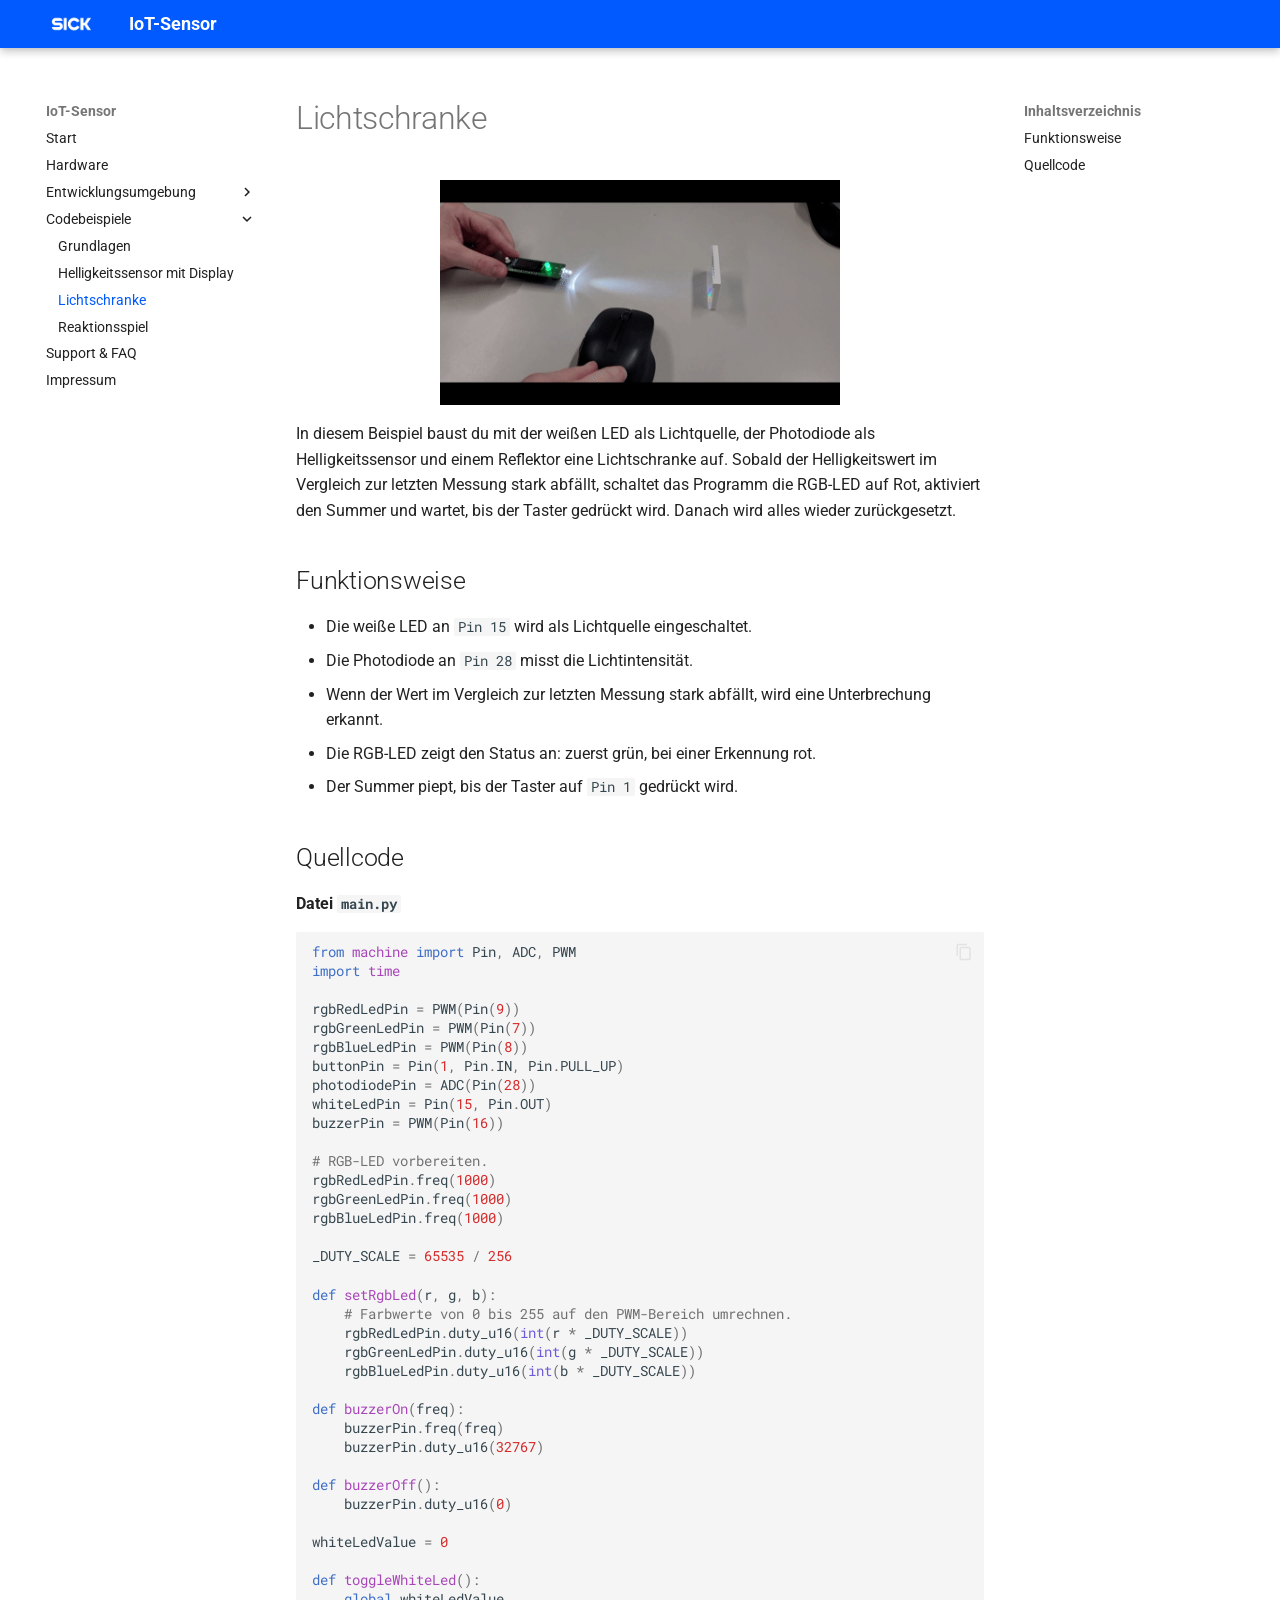
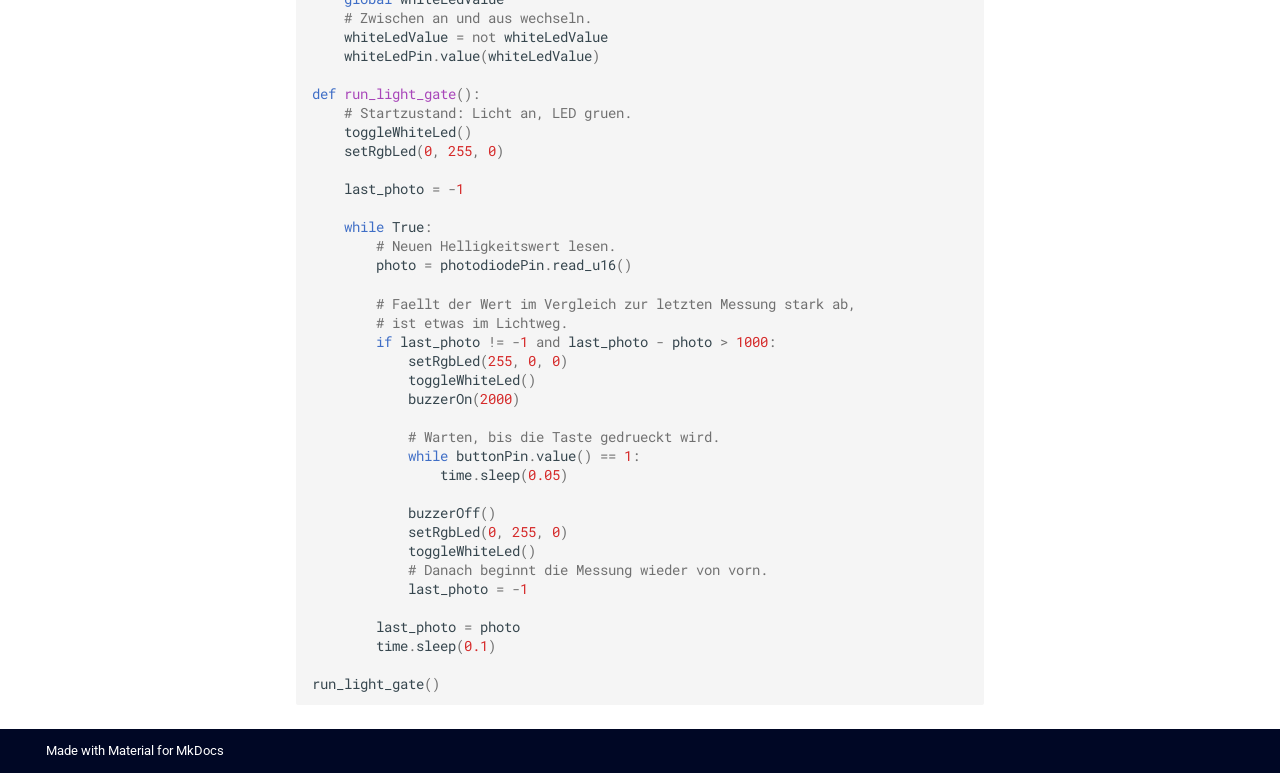
<file: code-samples/lichtschranke/index.html>
<!DOCTYPE html><html lang="de" class="no-js"><head>
    
      <meta charset="utf-8">
      <meta name="viewport" content="width=device-width,initial-scale=1">
      
      
      
      
        <link rel="prev" href="../lichtsensor-display/">
      
      
        <link rel="next" href="../reaktionsspiel/">
      
      
      <link rel="icon" href="../../images/favicon.ico">
      <meta name="generator" content="mkdocs-1.6.1, mkdocs-material-9.6.23">
    
    
      
        <title>Lichtschranke - IoT-Sensor</title>
      
    
    
      <link rel="stylesheet" href="../../assets/stylesheets/main.84d31ad4.min.css">
      
        
        <link rel="stylesheet" href="../../assets/stylesheets/palette.06af60db.min.css">
      
      


    
    
      
    
    
      
        
        
        <link rel="preconnect" href="https://fonts.gstatic.com" crossorigin="">
        <link rel="stylesheet" href="https://fonts.googleapis.com/css?family=Roboto:300,300i,400,400i,700,700i%7CRoboto+Mono:400,400i,700,700i&amp;display=fallback">
        <style>:root{--md-text-font:"Roboto";--md-code-font:"Roboto Mono"}</style>
      
    
    
      <link rel="stylesheet" href="../../stylesheets/extra.css">
    
    <script>__md_scope=new URL("../..",location),__md_hash=e=>[...e].reduce(((e,_)=>(e<<5)-e+_.charCodeAt(0)),0),__md_get=(e,_=localStorage,t=__md_scope)=>JSON.parse(_.getItem(t.pathname+"."+e)),__md_set=(e,_,t=localStorage,a=__md_scope)=>{try{t.setItem(a.pathname+"."+e,JSON.stringify(_))}catch(e){}}</script>
    
      

    
    
    
  <link href="../../assets/stylesheets/glightbox.min.css" rel="stylesheet"><script src="../../assets/javascripts/glightbox.min.js"></script><style id="glightbox-style">
            html.glightbox-open { overflow: initial; height: 100%; }
            .gslide-title { margin-top: 0px; user-select: text; }
            .gslide-desc { color: #666; user-select: text; }
            .gslide-image img { background: white; }
            .gscrollbar-fixer { padding-right: 15px; }
            .gdesc-inner { font-size: 0.75rem; }
            body[data-md-color-scheme="slate"] .gdesc-inner { background: var(--md-default-bg-color); }
            body[data-md-color-scheme="slate"] .gslide-title { color: var(--md-default-fg-color); }
            body[data-md-color-scheme="slate"] .gslide-desc { color: var(--md-default-fg-color); }
        </style></head>
  
  
    
    
    
    
    
    <body dir="ltr" data-md-color-scheme="default" data-md-color-primary="custom" data-md-color-accent="indigo">
  
    
    <input class="md-toggle" data-md-toggle="drawer" type="checkbox" id="__drawer" autocomplete="off">
    <input class="md-toggle" data-md-toggle="search" type="checkbox" id="__search" autocomplete="off">
    <label class="md-overlay" for="__drawer"></label>
    <div data-md-component="skip">
      
        
        <a href="#lichtschranke" class="md-skip">
          Zum Inhalt
        </a>
      
    </div>
    <div data-md-component="announce">
      
    </div>
    
    
      

  

<header class="md-header md-header--shadow" data-md-component="header">
  <nav class="md-header__inner md-grid" aria-label="Kopfzeile">
    <a href="../.." title="IoT-Sensor" class="md-header__button md-logo" aria-label="IoT-Sensor" data-md-component="logo">
      
  <img src="../../images/sick_logo.png" alt="logo">

    </a>
    <label class="md-header__button md-icon" for="__drawer">
      
      <svg xmlns="http://www.w3.org/2000/svg" viewBox="0 0 24 24"><path d="M3 6h18v2H3zm0 5h18v2H3zm0 5h18v2H3z"></path></svg>
    </label>
    <div class="md-header__title" data-md-component="header-title">
      <div class="md-header__ellipsis">
        <div class="md-header__topic">
          <span class="md-ellipsis">
            IoT-Sensor
          </span>
        </div>
        <div class="md-header__topic" data-md-component="header-topic">
          <span class="md-ellipsis">
            
              Lichtschranke
            
          </span>
        </div>
      </div>
    </div>
    
      
    
    
    
    
    
  </nav>
  
</header>
    
    <div class="md-container" data-md-component="container">
      
      
        
          
        
      
      <main class="md-main" data-md-component="main">
        <div class="md-main__inner md-grid">
          
            
              
              <div class="md-sidebar md-sidebar--primary" data-md-component="sidebar" data-md-type="navigation">
                <div class="md-sidebar__scrollwrap">
                  <div class="md-sidebar__inner">
                    



<nav class="md-nav md-nav--primary" aria-label="Navigation" data-md-level="0">
  <label class="md-nav__title" for="__drawer">
    <a href="../.." title="IoT-Sensor" class="md-nav__button md-logo" aria-label="IoT-Sensor" data-md-component="logo">
      
  <img src="../../images/sick_logo.png" alt="logo">

    </a>
    IoT-Sensor
  </label>
  
  <ul class="md-nav__list" data-md-scrollfix="">
    
      
      
  
  
  
  
    <li class="md-nav__item">
      <a href="../.." class="md-nav__link">
        
  
  
  <span class="md-ellipsis">
    Start
    
  </span>
  

      </a>
    </li>
  

    
      
      
  
  
  
  
    <li class="md-nav__item">
      <a href="../../hardware/" class="md-nav__link">
        
  
  
  <span class="md-ellipsis">
    Hardware
    
  </span>
  

      </a>
    </li>
  

    
      
      
  
  
  
  
    
    
    
    
    
    <li class="md-nav__item md-nav__item--nested">
      
        
        
        <input class="md-nav__toggle md-toggle " type="checkbox" id="__nav_3">
        
          
          <label class="md-nav__link" for="__nav_3" id="__nav_3_label" tabindex="0">
            
  
  
  <span class="md-ellipsis">
    Entwicklungsumgebung
    
  </span>
  

            <span class="md-nav__icon md-icon"></span>
          </label>
        
        <nav class="md-nav" data-md-level="1" aria-labelledby="__nav_3_label" aria-expanded="false">
          <label class="md-nav__title" for="__nav_3">
            <span class="md-nav__icon md-icon"></span>
            Entwicklungsumgebung
          </label>
          <ul class="md-nav__list" data-md-scrollfix="">
            
              
                
  
  
  
  
    <li class="md-nav__item">
      <a href="../../setup/thonny/" class="md-nav__link">
        
  
  
  <span class="md-ellipsis">
    IDE Thonny
    
  </span>
  

      </a>
    </li>
  

              
            
          </ul>
        </nav>
      
    </li>
  

    
      
      
  
  
    
  
  
  
    
    
    
    
    
    <li class="md-nav__item md-nav__item--active md-nav__item--nested">
      
        
        
        <input class="md-nav__toggle md-toggle " type="checkbox" id="__nav_4" checked="">
        
          
          <label class="md-nav__link" for="__nav_4" id="__nav_4_label" tabindex="0">
            
  
  
  <span class="md-ellipsis">
    Codebeispiele
    
  </span>
  

            <span class="md-nav__icon md-icon"></span>
          </label>
        
        <nav class="md-nav" data-md-level="1" aria-labelledby="__nav_4_label" aria-expanded="true">
          <label class="md-nav__title" for="__nav_4">
            <span class="md-nav__icon md-icon"></span>
            Codebeispiele
          </label>
          <ul class="md-nav__list" data-md-scrollfix="">
            
              
                
  
  
  
  
    <li class="md-nav__item">
      <a href="../grundlagen/" class="md-nav__link">
        
  
  
  <span class="md-ellipsis">
    Grundlagen
    
  </span>
  

      </a>
    </li>
  

              
            
              
                
  
  
  
  
    <li class="md-nav__item">
      <a href="../lichtsensor-display/" class="md-nav__link">
        
  
  
  <span class="md-ellipsis">
    Helligkeitssensor mit Display
    
  </span>
  

      </a>
    </li>
  

              
            
              
                
  
  
    
  
  
  
    <li class="md-nav__item md-nav__item--active">
      
      <input class="md-nav__toggle md-toggle" type="checkbox" id="__toc">
      
      
        
      
      
        <label class="md-nav__link md-nav__link--active" for="__toc">
          
  
  
  <span class="md-ellipsis">
    Lichtschranke
    
  </span>
  

          <span class="md-nav__icon md-icon"></span>
        </label>
      
      <a href="./" class="md-nav__link md-nav__link--active">
        
  
  
  <span class="md-ellipsis">
    Lichtschranke
    
  </span>
  

      </a>
      
        

<nav class="md-nav md-nav--secondary" aria-label="Inhaltsverzeichnis">
  
  
  
    
  
  
    <label class="md-nav__title" for="__toc">
      <span class="md-nav__icon md-icon"></span>
      Inhaltsverzeichnis
    </label>
    <ul class="md-nav__list" data-md-component="toc" data-md-scrollfix="">
      
        <li class="md-nav__item">
  <a href="#funktionsweise" class="md-nav__link">
    <span class="md-ellipsis">
      Funktionsweise
    </span>
  </a>
  
</li>
      
        <li class="md-nav__item">
  <a href="#quellcode" class="md-nav__link">
    <span class="md-ellipsis">
      Quellcode
    </span>
  </a>
  
</li>
      
    </ul>
  
</nav>
      
    </li>
  

              
            
              
                
  
  
  
  
    <li class="md-nav__item">
      <a href="../reaktionsspiel/" class="md-nav__link">
        
  
  
  <span class="md-ellipsis">
    Reaktionsspiel
    
  </span>
  

      </a>
    </li>
  

              
            
          </ul>
        </nav>
      
    </li>
  

    
      
      
  
  
  
  
    <li class="md-nav__item">
      <a href="../../support/" class="md-nav__link">
        
  
  
  <span class="md-ellipsis">
    Support &amp; FAQ
    
  </span>
  

      </a>
    </li>
  

    
      
      
  
  
  
  
    <li class="md-nav__item">
      <a href="https://www.sick.com/de/de/s/imprint" class="md-nav__link">
        
  
  
  <span class="md-ellipsis">
    Impressum
    
  </span>
  

      </a>
    </li>
  

    
  </ul>
</nav>
                  </div>
                </div>
              </div>
            
            
              
              <div class="md-sidebar md-sidebar--secondary" data-md-component="sidebar" data-md-type="toc">
                <div class="md-sidebar__scrollwrap">
                  <div class="md-sidebar__inner">
                    

<nav class="md-nav md-nav--secondary" aria-label="Inhaltsverzeichnis">
  
  
  
    
  
  
    <label class="md-nav__title" for="__toc">
      <span class="md-nav__icon md-icon"></span>
      Inhaltsverzeichnis
    </label>
    <ul class="md-nav__list" data-md-component="toc" data-md-scrollfix="">
      
        <li class="md-nav__item">
  <a href="#funktionsweise" class="md-nav__link">
    <span class="md-ellipsis">
      Funktionsweise
    </span>
  </a>
  
</li>
      
        <li class="md-nav__item">
  <a href="#quellcode" class="md-nav__link">
    <span class="md-ellipsis">
      Quellcode
    </span>
  </a>
  
</li>
      
    </ul>
  
</nav>
                  </div>
                </div>
              </div>
            
          
          
            <div class="md-content" data-md-component="content">
              <article class="md-content__inner md-typeset">
                
                  



<h1 id="lichtschranke">Lichtschranke</h1>
<p><a class="glightbox" data-type="image" data-width="auto" data-height="auto" href="../../images/lichtschranke.gif" data-desc-position="bottom"><img alt="Animation zum Projekt Lichtschranke" class="img-center" src="../../images/lichtschranke.gif" width="400"></a></p>
<p>In diesem Beispiel baust du mit der weißen LED als Lichtquelle, der Photodiode als Helligkeitssensor und einem Reflektor eine Lichtschranke auf. Sobald der Helligkeitswert im Vergleich zur letzten Messung stark abfällt, schaltet das Programm die RGB-LED auf Rot, aktiviert den Summer und wartet, bis der Taster gedrückt wird. Danach wird alles wieder zurückgesetzt.</p>
<h2 id="funktionsweise">Funktionsweise</h2>
<ul>
<li>Die weiße LED an <code>Pin 15</code> wird als Lichtquelle eingeschaltet.</li>
<li>Die Photodiode an <code>Pin 28</code> misst die Lichtintensität.</li>
<li>Wenn der Wert im Vergleich zur letzten Messung stark abfällt, wird eine Unterbrechung erkannt.</li>
<li>Die RGB-LED zeigt den Status an: zuerst grün, bei einer Erkennung rot.</li>
<li>Der Summer piept, bis der Taster auf <code>Pin 1</code> gedrückt wird.</li>
</ul>
<h2 id="quellcode">Quellcode</h2>
<p><strong>Datei <code>main.py</code></strong>
</p><div class="highlight"><pre><span></span><code><span class="kn">from</span><span class="w"> </span><span class="nn">machine</span><span class="w"> </span><span class="kn">import</span> <span class="n">Pin</span><span class="p">,</span> <span class="n">ADC</span><span class="p">,</span> <span class="n">PWM</span>
<span class="kn">import</span><span class="w"> </span><span class="nn">time</span>

<span class="n">rgbRedLedPin</span> <span class="o">=</span> <span class="n">PWM</span><span class="p">(</span><span class="n">Pin</span><span class="p">(</span><span class="mi">9</span><span class="p">))</span>
<span class="n">rgbGreenLedPin</span> <span class="o">=</span> <span class="n">PWM</span><span class="p">(</span><span class="n">Pin</span><span class="p">(</span><span class="mi">7</span><span class="p">))</span>
<span class="n">rgbBlueLedPin</span> <span class="o">=</span> <span class="n">PWM</span><span class="p">(</span><span class="n">Pin</span><span class="p">(</span><span class="mi">8</span><span class="p">))</span>
<span class="n">buttonPin</span> <span class="o">=</span> <span class="n">Pin</span><span class="p">(</span><span class="mi">1</span><span class="p">,</span> <span class="n">Pin</span><span class="o">.</span><span class="n">IN</span><span class="p">,</span> <span class="n">Pin</span><span class="o">.</span><span class="n">PULL_UP</span><span class="p">)</span>
<span class="n">photodiodePin</span> <span class="o">=</span> <span class="n">ADC</span><span class="p">(</span><span class="n">Pin</span><span class="p">(</span><span class="mi">28</span><span class="p">))</span>
<span class="n">whiteLedPin</span> <span class="o">=</span> <span class="n">Pin</span><span class="p">(</span><span class="mi">15</span><span class="p">,</span> <span class="n">Pin</span><span class="o">.</span><span class="n">OUT</span><span class="p">)</span>
<span class="n">buzzerPin</span> <span class="o">=</span> <span class="n">PWM</span><span class="p">(</span><span class="n">Pin</span><span class="p">(</span><span class="mi">16</span><span class="p">))</span>

<span class="c1"># RGB-LED vorbereiten.</span>
<span class="n">rgbRedLedPin</span><span class="o">.</span><span class="n">freq</span><span class="p">(</span><span class="mi">1000</span><span class="p">)</span>
<span class="n">rgbGreenLedPin</span><span class="o">.</span><span class="n">freq</span><span class="p">(</span><span class="mi">1000</span><span class="p">)</span>
<span class="n">rgbBlueLedPin</span><span class="o">.</span><span class="n">freq</span><span class="p">(</span><span class="mi">1000</span><span class="p">)</span>

<span class="n">_DUTY_SCALE</span> <span class="o">=</span> <span class="mi">65535</span> <span class="o">/</span> <span class="mi">256</span>

<span class="k">def</span><span class="w"> </span><span class="nf">setRgbLed</span><span class="p">(</span><span class="n">r</span><span class="p">,</span> <span class="n">g</span><span class="p">,</span> <span class="n">b</span><span class="p">):</span>
    <span class="c1"># Farbwerte von 0 bis 255 auf den PWM-Bereich umrechnen.</span>
    <span class="n">rgbRedLedPin</span><span class="o">.</span><span class="n">duty_u16</span><span class="p">(</span><span class="nb">int</span><span class="p">(</span><span class="n">r</span> <span class="o">*</span> <span class="n">_DUTY_SCALE</span><span class="p">))</span>
    <span class="n">rgbGreenLedPin</span><span class="o">.</span><span class="n">duty_u16</span><span class="p">(</span><span class="nb">int</span><span class="p">(</span><span class="n">g</span> <span class="o">*</span> <span class="n">_DUTY_SCALE</span><span class="p">))</span>
    <span class="n">rgbBlueLedPin</span><span class="o">.</span><span class="n">duty_u16</span><span class="p">(</span><span class="nb">int</span><span class="p">(</span><span class="n">b</span> <span class="o">*</span> <span class="n">_DUTY_SCALE</span><span class="p">))</span>

<span class="k">def</span><span class="w"> </span><span class="nf">buzzerOn</span><span class="p">(</span><span class="n">freq</span><span class="p">):</span>
    <span class="n">buzzerPin</span><span class="o">.</span><span class="n">freq</span><span class="p">(</span><span class="n">freq</span><span class="p">)</span>
    <span class="n">buzzerPin</span><span class="o">.</span><span class="n">duty_u16</span><span class="p">(</span><span class="mi">32767</span><span class="p">)</span>

<span class="k">def</span><span class="w"> </span><span class="nf">buzzerOff</span><span class="p">():</span>
    <span class="n">buzzerPin</span><span class="o">.</span><span class="n">duty_u16</span><span class="p">(</span><span class="mi">0</span><span class="p">)</span>

<span class="n">whiteLedValue</span> <span class="o">=</span> <span class="mi">0</span>

<span class="k">def</span><span class="w"> </span><span class="nf">toggleWhiteLed</span><span class="p">():</span>
    <span class="k">global</span> <span class="n">whiteLedValue</span>
    <span class="c1"># Zwischen an und aus wechseln.</span>
    <span class="n">whiteLedValue</span> <span class="o">=</span> <span class="ow">not</span> <span class="n">whiteLedValue</span>
    <span class="n">whiteLedPin</span><span class="o">.</span><span class="n">value</span><span class="p">(</span><span class="n">whiteLedValue</span><span class="p">)</span>

<span class="k">def</span><span class="w"> </span><span class="nf">run_light_gate</span><span class="p">():</span>
    <span class="c1"># Startzustand: Licht an, LED gruen.</span>
    <span class="n">toggleWhiteLed</span><span class="p">()</span>
    <span class="n">setRgbLed</span><span class="p">(</span><span class="mi">0</span><span class="p">,</span> <span class="mi">255</span><span class="p">,</span> <span class="mi">0</span><span class="p">)</span>

    <span class="n">last_photo</span> <span class="o">=</span> <span class="o">-</span><span class="mi">1</span>

    <span class="k">while</span> <span class="kc">True</span><span class="p">:</span>
        <span class="c1"># Neuen Helligkeitswert lesen.</span>
        <span class="n">photo</span> <span class="o">=</span> <span class="n">photodiodePin</span><span class="o">.</span><span class="n">read_u16</span><span class="p">()</span>

        <span class="c1"># Faellt der Wert im Vergleich zur letzten Messung stark ab,</span>
        <span class="c1"># ist etwas im Lichtweg.</span>
        <span class="k">if</span> <span class="n">last_photo</span> <span class="o">!=</span> <span class="o">-</span><span class="mi">1</span> <span class="ow">and</span> <span class="n">last_photo</span> <span class="o">-</span> <span class="n">photo</span> <span class="o">&gt;</span> <span class="mi">1000</span><span class="p">:</span>
            <span class="n">setRgbLed</span><span class="p">(</span><span class="mi">255</span><span class="p">,</span> <span class="mi">0</span><span class="p">,</span> <span class="mi">0</span><span class="p">)</span>
            <span class="n">toggleWhiteLed</span><span class="p">()</span>
            <span class="n">buzzerOn</span><span class="p">(</span><span class="mi">2000</span><span class="p">)</span>

            <span class="c1"># Warten, bis die Taste gedrueckt wird.</span>
            <span class="k">while</span> <span class="n">buttonPin</span><span class="o">.</span><span class="n">value</span><span class="p">()</span> <span class="o">==</span> <span class="mi">1</span><span class="p">:</span>
                <span class="n">time</span><span class="o">.</span><span class="n">sleep</span><span class="p">(</span><span class="mf">0.05</span><span class="p">)</span>

            <span class="n">buzzerOff</span><span class="p">()</span>
            <span class="n">setRgbLed</span><span class="p">(</span><span class="mi">0</span><span class="p">,</span> <span class="mi">255</span><span class="p">,</span> <span class="mi">0</span><span class="p">)</span>
            <span class="n">toggleWhiteLed</span><span class="p">()</span>
            <span class="c1"># Danach beginnt die Messung wieder von vorn.</span>
            <span class="n">last_photo</span> <span class="o">=</span> <span class="o">-</span><span class="mi">1</span>

        <span class="n">last_photo</span> <span class="o">=</span> <span class="n">photo</span>
        <span class="n">time</span><span class="o">.</span><span class="n">sleep</span><span class="p">(</span><span class="mf">0.1</span><span class="p">)</span>

<span class="n">run_light_gate</span><span class="p">()</span>
</code></pre></div><p></p>












                
              </article>
            </div>
          
          
<script>var target=document.getElementById(location.hash.slice(1));target&&target.name&&(target.checked=target.name.startsWith("__tabbed_"))</script>
        </div>
        
      </main>
      
        <footer class="md-footer">
  
  <div class="md-footer-meta md-typeset">
    <div class="md-footer-meta__inner md-grid">
      <div class="md-copyright">
  
  
    Made with
    <a href="https://squidfunk.github.io/mkdocs-material/" target="_blank" rel="noopener">
      Material for MkDocs
    </a>
  
</div>
      
    </div>
  </div>
</footer>
      
    </div>
    <div class="md-dialog" data-md-component="dialog">
      <div class="md-dialog__inner md-typeset"></div>
    </div>
    
    
    
      
      <script id="__config" type="application/json">{"base": "../..", "features": ["content.code.copy"], "search": "../../assets/javascripts/workers/search.973d3a69.min.js", "tags": null, "translations": {"clipboard.copied": "In Zwischenablage kopiert", "clipboard.copy": "In Zwischenablage kopieren", "search.result.more.one": "1 weiteres Suchergebnis auf dieser Seite", "search.result.more.other": "# weitere Suchergebnisse auf dieser Seite", "search.result.none": "Keine Suchergebnisse", "search.result.one": "1 Suchergebnis", "search.result.other": "# Suchergebnisse", "search.result.placeholder": "Suchbegriff eingeben", "search.result.term.missing": "Es fehlt", "select.version": "Version ausw\u00e4hlen"}, "version": null}</script>
    
    
      <script src="../../assets/javascripts/bundle.f55a23d4.min.js"></script>
      
    
  
<script id="init-glightbox">const lightbox = GLightbox({"touchNavigation": true, "loop": false, "zoomable": true, "draggable": true, "openEffect": "zoom", "closeEffect": "zoom", "slideEffect": "slide"});
document$.subscribe(()=>{ lightbox.reload(); });
</script></body></html>
</file>
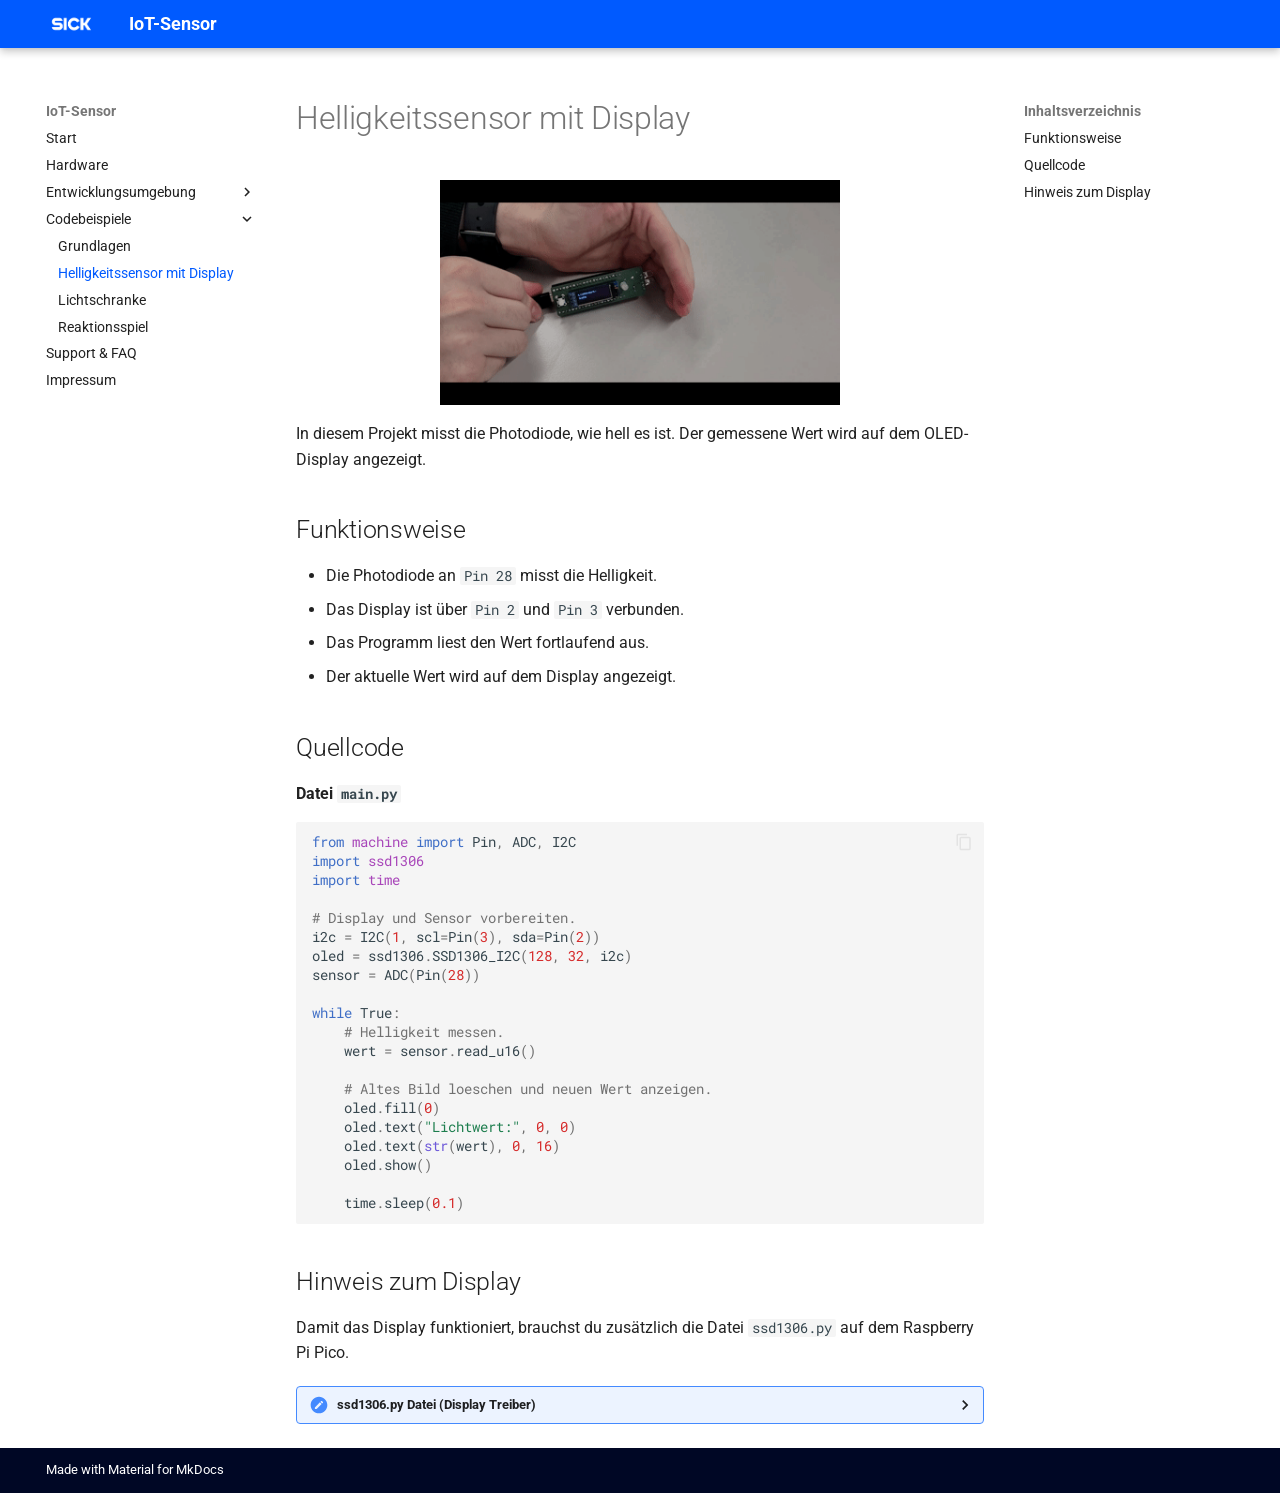
<file: code-samples/lichtsensor-display/index.html>
<!DOCTYPE html><html lang="de" class="no-js"><head>
    
      <meta charset="utf-8">
      <meta name="viewport" content="width=device-width,initial-scale=1">
      
      
      
      
        <link rel="prev" href="../grundlagen/">
      
      
        <link rel="next" href="../lichtschranke/">
      
      
      <link rel="icon" href="../../images/favicon.ico">
      <meta name="generator" content="mkdocs-1.6.1, mkdocs-material-9.6.23">
    
    
      
        <title>Helligkeitssensor mit Display - IoT-Sensor</title>
      
    
    
      <link rel="stylesheet" href="../../assets/stylesheets/main.84d31ad4.min.css">
      
        
        <link rel="stylesheet" href="../../assets/stylesheets/palette.06af60db.min.css">
      
      


    
    
      
    
    
      
        
        
        <link rel="preconnect" href="https://fonts.gstatic.com" crossorigin="">
        <link rel="stylesheet" href="https://fonts.googleapis.com/css?family=Roboto:300,300i,400,400i,700,700i%7CRoboto+Mono:400,400i,700,700i&amp;display=fallback">
        <style>:root{--md-text-font:"Roboto";--md-code-font:"Roboto Mono"}</style>
      
    
    
      <link rel="stylesheet" href="../../stylesheets/extra.css">
    
    <script>__md_scope=new URL("../..",location),__md_hash=e=>[...e].reduce(((e,_)=>(e<<5)-e+_.charCodeAt(0)),0),__md_get=(e,_=localStorage,t=__md_scope)=>JSON.parse(_.getItem(t.pathname+"."+e)),__md_set=(e,_,t=localStorage,a=__md_scope)=>{try{t.setItem(a.pathname+"."+e,JSON.stringify(_))}catch(e){}}</script>
    
      

    
    
    
  <link href="../../assets/stylesheets/glightbox.min.css" rel="stylesheet"><script src="../../assets/javascripts/glightbox.min.js"></script><style id="glightbox-style">
            html.glightbox-open { overflow: initial; height: 100%; }
            .gslide-title { margin-top: 0px; user-select: text; }
            .gslide-desc { color: #666; user-select: text; }
            .gslide-image img { background: white; }
            .gscrollbar-fixer { padding-right: 15px; }
            .gdesc-inner { font-size: 0.75rem; }
            body[data-md-color-scheme="slate"] .gdesc-inner { background: var(--md-default-bg-color); }
            body[data-md-color-scheme="slate"] .gslide-title { color: var(--md-default-fg-color); }
            body[data-md-color-scheme="slate"] .gslide-desc { color: var(--md-default-fg-color); }
        </style></head>
  
  
    
    
    
    
    
    <body dir="ltr" data-md-color-scheme="default" data-md-color-primary="custom" data-md-color-accent="indigo">
  
    
    <input class="md-toggle" data-md-toggle="drawer" type="checkbox" id="__drawer" autocomplete="off">
    <input class="md-toggle" data-md-toggle="search" type="checkbox" id="__search" autocomplete="off">
    <label class="md-overlay" for="__drawer"></label>
    <div data-md-component="skip">
      
        
        <a href="#helligkeitssensor-mit-display" class="md-skip">
          Zum Inhalt
        </a>
      
    </div>
    <div data-md-component="announce">
      
    </div>
    
    
      

  

<header class="md-header md-header--shadow" data-md-component="header">
  <nav class="md-header__inner md-grid" aria-label="Kopfzeile">
    <a href="../.." title="IoT-Sensor" class="md-header__button md-logo" aria-label="IoT-Sensor" data-md-component="logo">
      
  <img src="../../images/sick_logo.png" alt="logo">

    </a>
    <label class="md-header__button md-icon" for="__drawer">
      
      <svg xmlns="http://www.w3.org/2000/svg" viewBox="0 0 24 24"><path d="M3 6h18v2H3zm0 5h18v2H3zm0 5h18v2H3z"></path></svg>
    </label>
    <div class="md-header__title" data-md-component="header-title">
      <div class="md-header__ellipsis">
        <div class="md-header__topic">
          <span class="md-ellipsis">
            IoT-Sensor
          </span>
        </div>
        <div class="md-header__topic" data-md-component="header-topic">
          <span class="md-ellipsis">
            
              Helligkeitssensor mit Display
            
          </span>
        </div>
      </div>
    </div>
    
      
    
    
    
    
    
  </nav>
  
</header>
    
    <div class="md-container" data-md-component="container">
      
      
        
          
        
      
      <main class="md-main" data-md-component="main">
        <div class="md-main__inner md-grid">
          
            
              
              <div class="md-sidebar md-sidebar--primary" data-md-component="sidebar" data-md-type="navigation">
                <div class="md-sidebar__scrollwrap">
                  <div class="md-sidebar__inner">
                    



<nav class="md-nav md-nav--primary" aria-label="Navigation" data-md-level="0">
  <label class="md-nav__title" for="__drawer">
    <a href="../.." title="IoT-Sensor" class="md-nav__button md-logo" aria-label="IoT-Sensor" data-md-component="logo">
      
  <img src="../../images/sick_logo.png" alt="logo">

    </a>
    IoT-Sensor
  </label>
  
  <ul class="md-nav__list" data-md-scrollfix="">
    
      
      
  
  
  
  
    <li class="md-nav__item">
      <a href="../.." class="md-nav__link">
        
  
  
  <span class="md-ellipsis">
    Start
    
  </span>
  

      </a>
    </li>
  

    
      
      
  
  
  
  
    <li class="md-nav__item">
      <a href="../../hardware/" class="md-nav__link">
        
  
  
  <span class="md-ellipsis">
    Hardware
    
  </span>
  

      </a>
    </li>
  

    
      
      
  
  
  
  
    
    
    
    
    
    <li class="md-nav__item md-nav__item--nested">
      
        
        
        <input class="md-nav__toggle md-toggle " type="checkbox" id="__nav_3">
        
          
          <label class="md-nav__link" for="__nav_3" id="__nav_3_label" tabindex="0">
            
  
  
  <span class="md-ellipsis">
    Entwicklungsumgebung
    
  </span>
  

            <span class="md-nav__icon md-icon"></span>
          </label>
        
        <nav class="md-nav" data-md-level="1" aria-labelledby="__nav_3_label" aria-expanded="false">
          <label class="md-nav__title" for="__nav_3">
            <span class="md-nav__icon md-icon"></span>
            Entwicklungsumgebung
          </label>
          <ul class="md-nav__list" data-md-scrollfix="">
            
              
                
  
  
  
  
    <li class="md-nav__item">
      <a href="../../setup/thonny/" class="md-nav__link">
        
  
  
  <span class="md-ellipsis">
    IDE Thonny
    
  </span>
  

      </a>
    </li>
  

              
            
          </ul>
        </nav>
      
    </li>
  

    
      
      
  
  
    
  
  
  
    
    
    
    
    
    <li class="md-nav__item md-nav__item--active md-nav__item--nested">
      
        
        
        <input class="md-nav__toggle md-toggle " type="checkbox" id="__nav_4" checked="">
        
          
          <label class="md-nav__link" for="__nav_4" id="__nav_4_label" tabindex="0">
            
  
  
  <span class="md-ellipsis">
    Codebeispiele
    
  </span>
  

            <span class="md-nav__icon md-icon"></span>
          </label>
        
        <nav class="md-nav" data-md-level="1" aria-labelledby="__nav_4_label" aria-expanded="true">
          <label class="md-nav__title" for="__nav_4">
            <span class="md-nav__icon md-icon"></span>
            Codebeispiele
          </label>
          <ul class="md-nav__list" data-md-scrollfix="">
            
              
                
  
  
  
  
    <li class="md-nav__item">
      <a href="../grundlagen/" class="md-nav__link">
        
  
  
  <span class="md-ellipsis">
    Grundlagen
    
  </span>
  

      </a>
    </li>
  

              
            
              
                
  
  
    
  
  
  
    <li class="md-nav__item md-nav__item--active">
      
      <input class="md-nav__toggle md-toggle" type="checkbox" id="__toc">
      
      
        
      
      
        <label class="md-nav__link md-nav__link--active" for="__toc">
          
  
  
  <span class="md-ellipsis">
    Helligkeitssensor mit Display
    
  </span>
  

          <span class="md-nav__icon md-icon"></span>
        </label>
      
      <a href="./" class="md-nav__link md-nav__link--active">
        
  
  
  <span class="md-ellipsis">
    Helligkeitssensor mit Display
    
  </span>
  

      </a>
      
        

<nav class="md-nav md-nav--secondary" aria-label="Inhaltsverzeichnis">
  
  
  
    
  
  
    <label class="md-nav__title" for="__toc">
      <span class="md-nav__icon md-icon"></span>
      Inhaltsverzeichnis
    </label>
    <ul class="md-nav__list" data-md-component="toc" data-md-scrollfix="">
      
        <li class="md-nav__item">
  <a href="#funktionsweise" class="md-nav__link">
    <span class="md-ellipsis">
      Funktionsweise
    </span>
  </a>
  
</li>
      
        <li class="md-nav__item">
  <a href="#quellcode" class="md-nav__link">
    <span class="md-ellipsis">
      Quellcode
    </span>
  </a>
  
</li>
      
        <li class="md-nav__item">
  <a href="#hinweis-zum-display" class="md-nav__link">
    <span class="md-ellipsis">
      Hinweis zum Display
    </span>
  </a>
  
</li>
      
    </ul>
  
</nav>
      
    </li>
  

              
            
              
                
  
  
  
  
    <li class="md-nav__item">
      <a href="../lichtschranke/" class="md-nav__link">
        
  
  
  <span class="md-ellipsis">
    Lichtschranke
    
  </span>
  

      </a>
    </li>
  

              
            
              
                
  
  
  
  
    <li class="md-nav__item">
      <a href="../reaktionsspiel/" class="md-nav__link">
        
  
  
  <span class="md-ellipsis">
    Reaktionsspiel
    
  </span>
  

      </a>
    </li>
  

              
            
          </ul>
        </nav>
      
    </li>
  

    
      
      
  
  
  
  
    <li class="md-nav__item">
      <a href="../../support/" class="md-nav__link">
        
  
  
  <span class="md-ellipsis">
    Support &amp; FAQ
    
  </span>
  

      </a>
    </li>
  

    
      
      
  
  
  
  
    <li class="md-nav__item">
      <a href="https://www.sick.com/de/de/s/imprint" class="md-nav__link">
        
  
  
  <span class="md-ellipsis">
    Impressum
    
  </span>
  

      </a>
    </li>
  

    
  </ul>
</nav>
                  </div>
                </div>
              </div>
            
            
              
              <div class="md-sidebar md-sidebar--secondary" data-md-component="sidebar" data-md-type="toc">
                <div class="md-sidebar__scrollwrap">
                  <div class="md-sidebar__inner">
                    

<nav class="md-nav md-nav--secondary" aria-label="Inhaltsverzeichnis">
  
  
  
    
  
  
    <label class="md-nav__title" for="__toc">
      <span class="md-nav__icon md-icon"></span>
      Inhaltsverzeichnis
    </label>
    <ul class="md-nav__list" data-md-component="toc" data-md-scrollfix="">
      
        <li class="md-nav__item">
  <a href="#funktionsweise" class="md-nav__link">
    <span class="md-ellipsis">
      Funktionsweise
    </span>
  </a>
  
</li>
      
        <li class="md-nav__item">
  <a href="#quellcode" class="md-nav__link">
    <span class="md-ellipsis">
      Quellcode
    </span>
  </a>
  
</li>
      
        <li class="md-nav__item">
  <a href="#hinweis-zum-display" class="md-nav__link">
    <span class="md-ellipsis">
      Hinweis zum Display
    </span>
  </a>
  
</li>
      
    </ul>
  
</nav>
                  </div>
                </div>
              </div>
            
          
          
            <div class="md-content" data-md-component="content">
              <article class="md-content__inner md-typeset">
                
                  



<h1 id="helligkeitssensor-mit-display">Helligkeitssensor mit Display</h1>
<p><a class="glightbox" data-type="image" data-width="auto" data-height="auto" href="../../images/helligkeitssensor.gif" data-desc-position="bottom"><img alt="Animation zum Projekt Helligkeitssensor mit Display" class="img-center" src="../../images/helligkeitssensor.gif" width="400"></a></p>
<p>In diesem Projekt misst die Photodiode, wie hell es ist.
Der gemessene Wert wird auf dem OLED-Display angezeigt.</p>
<h2 id="funktionsweise">Funktionsweise</h2>
<ul>
<li>Die Photodiode an <code>Pin 28</code> misst die Helligkeit.</li>
<li>Das Display ist über <code>Pin 2</code> und <code>Pin 3</code> verbunden.</li>
<li>Das Programm liest den Wert fortlaufend aus.</li>
<li>Der aktuelle Wert wird auf dem Display angezeigt.</li>
</ul>
<h2 id="quellcode">Quellcode</h2>
<p><strong>Datei <code>main.py</code></strong>
</p><div class="highlight"><pre><span></span><code><span class="kn">from</span><span class="w"> </span><span class="nn">machine</span><span class="w"> </span><span class="kn">import</span> <span class="n">Pin</span><span class="p">,</span> <span class="n">ADC</span><span class="p">,</span> <span class="n">I2C</span>
<span class="kn">import</span><span class="w"> </span><span class="nn">ssd1306</span>
<span class="kn">import</span><span class="w"> </span><span class="nn">time</span>

<span class="c1"># Display und Sensor vorbereiten.</span>
<span class="n">i2c</span> <span class="o">=</span> <span class="n">I2C</span><span class="p">(</span><span class="mi">1</span><span class="p">,</span> <span class="n">scl</span><span class="o">=</span><span class="n">Pin</span><span class="p">(</span><span class="mi">3</span><span class="p">),</span> <span class="n">sda</span><span class="o">=</span><span class="n">Pin</span><span class="p">(</span><span class="mi">2</span><span class="p">))</span>
<span class="n">oled</span> <span class="o">=</span> <span class="n">ssd1306</span><span class="o">.</span><span class="n">SSD1306_I2C</span><span class="p">(</span><span class="mi">128</span><span class="p">,</span> <span class="mi">32</span><span class="p">,</span> <span class="n">i2c</span><span class="p">)</span>
<span class="n">sensor</span> <span class="o">=</span> <span class="n">ADC</span><span class="p">(</span><span class="n">Pin</span><span class="p">(</span><span class="mi">28</span><span class="p">))</span>

<span class="k">while</span> <span class="kc">True</span><span class="p">:</span>
    <span class="c1"># Helligkeit messen.</span>
    <span class="n">wert</span> <span class="o">=</span> <span class="n">sensor</span><span class="o">.</span><span class="n">read_u16</span><span class="p">()</span>

    <span class="c1"># Altes Bild loeschen und neuen Wert anzeigen.</span>
    <span class="n">oled</span><span class="o">.</span><span class="n">fill</span><span class="p">(</span><span class="mi">0</span><span class="p">)</span>
    <span class="n">oled</span><span class="o">.</span><span class="n">text</span><span class="p">(</span><span class="s2">"Lichtwert:"</span><span class="p">,</span> <span class="mi">0</span><span class="p">,</span> <span class="mi">0</span><span class="p">)</span>
    <span class="n">oled</span><span class="o">.</span><span class="n">text</span><span class="p">(</span><span class="nb">str</span><span class="p">(</span><span class="n">wert</span><span class="p">),</span> <span class="mi">0</span><span class="p">,</span> <span class="mi">16</span><span class="p">)</span>
    <span class="n">oled</span><span class="o">.</span><span class="n">show</span><span class="p">()</span>

    <span class="n">time</span><span class="o">.</span><span class="n">sleep</span><span class="p">(</span><span class="mf">0.1</span><span class="p">)</span>
</code></pre></div><p></p>
<h2 id="hinweis-zum-display">Hinweis zum Display</h2>
<p>Damit das Display funktioniert, brauchst du zusätzlich die Datei <code>ssd1306.py</code> auf dem Raspberry Pi Pico.</p>
<details>
  <summary>ssd1306.py Datei (Display Treiber)</summary>

<div class="highlight"><pre><span></span><code><span class="c1"># MicroPython SSD1306 OLED driver, I2C and SPI interfaces</span>

<span class="kn">from</span><span class="w"> </span><span class="nn">micropython</span><span class="w"> </span><span class="kn">import</span> <span class="n">const</span>
<span class="kn">import</span><span class="w"> </span><span class="nn">framebuf</span>


<span class="c1"># register definitions</span>
<span class="n">SET_CONTRAST</span> <span class="o">=</span> <span class="n">const</span><span class="p">(</span><span class="mh">0x81</span><span class="p">)</span>
<span class="n">SET_ENTIRE_ON</span> <span class="o">=</span> <span class="n">const</span><span class="p">(</span><span class="mh">0xA4</span><span class="p">)</span>
<span class="n">SET_NORM_INV</span> <span class="o">=</span> <span class="n">const</span><span class="p">(</span><span class="mh">0xA6</span><span class="p">)</span>
<span class="n">SET_DISP</span> <span class="o">=</span> <span class="n">const</span><span class="p">(</span><span class="mh">0xAE</span><span class="p">)</span>
<span class="n">SET_MEM_ADDR</span> <span class="o">=</span> <span class="n">const</span><span class="p">(</span><span class="mh">0x20</span><span class="p">)</span>
<span class="n">SET_COL_ADDR</span> <span class="o">=</span> <span class="n">const</span><span class="p">(</span><span class="mh">0x21</span><span class="p">)</span>
<span class="n">SET_PAGE_ADDR</span> <span class="o">=</span> <span class="n">const</span><span class="p">(</span><span class="mh">0x22</span><span class="p">)</span>
<span class="n">SET_DISP_START_LINE</span> <span class="o">=</span> <span class="n">const</span><span class="p">(</span><span class="mh">0x40</span><span class="p">)</span>
<span class="n">SET_SEG_REMAP</span> <span class="o">=</span> <span class="n">const</span><span class="p">(</span><span class="mh">0xA0</span><span class="p">)</span>
<span class="n">SET_MUX_RATIO</span> <span class="o">=</span> <span class="n">const</span><span class="p">(</span><span class="mh">0xA8</span><span class="p">)</span>
<span class="n">SET_COM_OUT_DIR</span> <span class="o">=</span> <span class="n">const</span><span class="p">(</span><span class="mh">0xC0</span><span class="p">)</span>
<span class="n">SET_DISP_OFFSET</span> <span class="o">=</span> <span class="n">const</span><span class="p">(</span><span class="mh">0xD3</span><span class="p">)</span>
<span class="n">SET_COM_PIN_CFG</span> <span class="o">=</span> <span class="n">const</span><span class="p">(</span><span class="mh">0xDA</span><span class="p">)</span>
<span class="n">SET_DISP_CLK_DIV</span> <span class="o">=</span> <span class="n">const</span><span class="p">(</span><span class="mh">0xD5</span><span class="p">)</span>
<span class="n">SET_PRECHARGE</span> <span class="o">=</span> <span class="n">const</span><span class="p">(</span><span class="mh">0xD9</span><span class="p">)</span>
<span class="n">SET_VCOM_DESEL</span> <span class="o">=</span> <span class="n">const</span><span class="p">(</span><span class="mh">0xDB</span><span class="p">)</span>
<span class="n">SET_CHARGE_PUMP</span> <span class="o">=</span> <span class="n">const</span><span class="p">(</span><span class="mh">0x8D</span><span class="p">)</span>


<span class="k">class</span><span class="w"> </span><span class="nc">SSD1306</span><span class="p">(</span><span class="n">framebuf</span><span class="o">.</span><span class="n">FrameBuffer</span><span class="p">):</span>
    <span class="k">def</span><span class="w"> </span><span class="fm">__init__</span><span class="p">(</span><span class="bp">self</span><span class="p">,</span> <span class="n">width</span><span class="p">,</span> <span class="n">height</span><span class="p">,</span> <span class="n">external_vcc</span><span class="p">):</span>
        <span class="bp">self</span><span class="o">.</span><span class="n">width</span> <span class="o">=</span> <span class="n">width</span>
        <span class="bp">self</span><span class="o">.</span><span class="n">height</span> <span class="o">=</span> <span class="n">height</span>
        <span class="bp">self</span><span class="o">.</span><span class="n">external_vcc</span> <span class="o">=</span> <span class="n">external_vcc</span>
        <span class="bp">self</span><span class="o">.</span><span class="n">pages</span> <span class="o">=</span> <span class="bp">self</span><span class="o">.</span><span class="n">height</span> <span class="o">//</span> <span class="mi">8</span>
        <span class="bp">self</span><span class="o">.</span><span class="n">buffer</span> <span class="o">=</span> <span class="nb">bytearray</span><span class="p">(</span><span class="bp">self</span><span class="o">.</span><span class="n">pages</span> <span class="o">*</span> <span class="bp">self</span><span class="o">.</span><span class="n">width</span><span class="p">)</span>
        <span class="nb">super</span><span class="p">()</span><span class="o">.</span><span class="fm">__init__</span><span class="p">(</span><span class="bp">self</span><span class="o">.</span><span class="n">buffer</span><span class="p">,</span> <span class="bp">self</span><span class="o">.</span><span class="n">width</span><span class="p">,</span> <span class="bp">self</span><span class="o">.</span><span class="n">height</span><span class="p">,</span> <span class="n">framebuf</span><span class="o">.</span><span class="n">MONO_VLSB</span><span class="p">)</span>
        <span class="bp">self</span><span class="o">.</span><span class="n">init_display</span><span class="p">()</span>

    <span class="k">def</span><span class="w"> </span><span class="nf">init_display</span><span class="p">(</span><span class="bp">self</span><span class="p">):</span>
        <span class="k">for</span> <span class="n">cmd</span> <span class="ow">in</span> <span class="p">(</span>
            <span class="n">SET_DISP</span> <span class="o">|</span> <span class="mh">0x00</span><span class="p">,</span>
            <span class="n">SET_MEM_ADDR</span><span class="p">,</span>
            <span class="mh">0x00</span><span class="p">,</span>
            <span class="n">SET_DISP_START_LINE</span> <span class="o">|</span> <span class="mh">0x00</span><span class="p">,</span>
            <span class="n">SET_SEG_REMAP</span> <span class="o">|</span> <span class="mh">0x01</span><span class="p">,</span>
            <span class="n">SET_MUX_RATIO</span><span class="p">,</span>
            <span class="bp">self</span><span class="o">.</span><span class="n">height</span> <span class="o">-</span> <span class="mi">1</span><span class="p">,</span>
            <span class="n">SET_COM_OUT_DIR</span> <span class="o">|</span> <span class="mh">0x08</span><span class="p">,</span>
            <span class="n">SET_DISP_OFFSET</span><span class="p">,</span>
            <span class="mh">0x00</span><span class="p">,</span>
            <span class="n">SET_COM_PIN_CFG</span><span class="p">,</span>
            <span class="mh">0x02</span> <span class="k">if</span> <span class="bp">self</span><span class="o">.</span><span class="n">width</span> <span class="o">&gt;</span> <span class="mi">2</span> <span class="o">*</span> <span class="bp">self</span><span class="o">.</span><span class="n">height</span> <span class="k">else</span> <span class="mh">0x12</span><span class="p">,</span>
            <span class="n">SET_DISP_CLK_DIV</span><span class="p">,</span>
            <span class="mh">0x80</span><span class="p">,</span>
            <span class="n">SET_PRECHARGE</span><span class="p">,</span>
            <span class="mh">0x22</span> <span class="k">if</span> <span class="bp">self</span><span class="o">.</span><span class="n">external_vcc</span> <span class="k">else</span> <span class="mh">0xF1</span><span class="p">,</span>
            <span class="n">SET_VCOM_DESEL</span><span class="p">,</span>
            <span class="mh">0x30</span><span class="p">,</span>
            <span class="n">SET_CONTRAST</span><span class="p">,</span>
            <span class="mh">0xFF</span><span class="p">,</span>
            <span class="n">SET_ENTIRE_ON</span><span class="p">,</span>
            <span class="n">SET_NORM_INV</span><span class="p">,</span>
            <span class="n">SET_CHARGE_PUMP</span><span class="p">,</span>
            <span class="mh">0x10</span> <span class="k">if</span> <span class="bp">self</span><span class="o">.</span><span class="n">external_vcc</span> <span class="k">else</span> <span class="mh">0x14</span><span class="p">,</span>
            <span class="n">SET_DISP</span> <span class="o">|</span> <span class="mh">0x01</span><span class="p">,</span>
        <span class="p">):</span>
            <span class="bp">self</span><span class="o">.</span><span class="n">write_cmd</span><span class="p">(</span><span class="n">cmd</span><span class="p">)</span>
        <span class="bp">self</span><span class="o">.</span><span class="n">fill</span><span class="p">(</span><span class="mi">0</span><span class="p">)</span>
        <span class="bp">self</span><span class="o">.</span><span class="n">show</span><span class="p">()</span>

    <span class="k">def</span><span class="w"> </span><span class="nf">poweroff</span><span class="p">(</span><span class="bp">self</span><span class="p">):</span>
        <span class="bp">self</span><span class="o">.</span><span class="n">write_cmd</span><span class="p">(</span><span class="n">SET_DISP</span> <span class="o">|</span> <span class="mh">0x00</span><span class="p">)</span>

    <span class="k">def</span><span class="w"> </span><span class="nf">poweron</span><span class="p">(</span><span class="bp">self</span><span class="p">):</span>
        <span class="bp">self</span><span class="o">.</span><span class="n">write_cmd</span><span class="p">(</span><span class="n">SET_DISP</span> <span class="o">|</span> <span class="mh">0x01</span><span class="p">)</span>

    <span class="k">def</span><span class="w"> </span><span class="nf">contrast</span><span class="p">(</span><span class="bp">self</span><span class="p">,</span> <span class="n">contrast</span><span class="p">):</span>
        <span class="bp">self</span><span class="o">.</span><span class="n">write_cmd</span><span class="p">(</span><span class="n">SET_CONTRAST</span><span class="p">)</span>
        <span class="bp">self</span><span class="o">.</span><span class="n">write_cmd</span><span class="p">(</span><span class="n">contrast</span><span class="p">)</span>

    <span class="k">def</span><span class="w"> </span><span class="nf">invert</span><span class="p">(</span><span class="bp">self</span><span class="p">,</span> <span class="n">invert</span><span class="p">):</span>
        <span class="bp">self</span><span class="o">.</span><span class="n">write_cmd</span><span class="p">(</span><span class="n">SET_NORM_INV</span> <span class="o">|</span> <span class="p">(</span><span class="n">invert</span> <span class="o">&amp;</span> <span class="mi">1</span><span class="p">))</span>

    <span class="k">def</span><span class="w"> </span><span class="nf">show</span><span class="p">(</span><span class="bp">self</span><span class="p">):</span>
        <span class="n">x0</span> <span class="o">=</span> <span class="mi">0</span>
        <span class="n">x1</span> <span class="o">=</span> <span class="bp">self</span><span class="o">.</span><span class="n">width</span> <span class="o">-</span> <span class="mi">1</span>
        <span class="k">if</span> <span class="bp">self</span><span class="o">.</span><span class="n">width</span> <span class="o">==</span> <span class="mi">64</span><span class="p">:</span>
            <span class="n">x0</span> <span class="o">+=</span> <span class="mi">32</span>
            <span class="n">x1</span> <span class="o">+=</span> <span class="mi">32</span>
        <span class="bp">self</span><span class="o">.</span><span class="n">write_cmd</span><span class="p">(</span><span class="n">SET_COL_ADDR</span><span class="p">)</span>
        <span class="bp">self</span><span class="o">.</span><span class="n">write_cmd</span><span class="p">(</span><span class="n">x0</span><span class="p">)</span>
        <span class="bp">self</span><span class="o">.</span><span class="n">write_cmd</span><span class="p">(</span><span class="n">x1</span><span class="p">)</span>
        <span class="bp">self</span><span class="o">.</span><span class="n">write_cmd</span><span class="p">(</span><span class="n">SET_PAGE_ADDR</span><span class="p">)</span>
        <span class="bp">self</span><span class="o">.</span><span class="n">write_cmd</span><span class="p">(</span><span class="mi">0</span><span class="p">)</span>
        <span class="bp">self</span><span class="o">.</span><span class="n">write_cmd</span><span class="p">(</span><span class="bp">self</span><span class="o">.</span><span class="n">pages</span> <span class="o">-</span> <span class="mi">1</span><span class="p">)</span>
        <span class="bp">self</span><span class="o">.</span><span class="n">write_data</span><span class="p">(</span><span class="bp">self</span><span class="o">.</span><span class="n">buffer</span><span class="p">)</span>


<span class="k">class</span><span class="w"> </span><span class="nc">SSD1306_I2C</span><span class="p">(</span><span class="n">SSD1306</span><span class="p">):</span>
    <span class="k">def</span><span class="w"> </span><span class="fm">__init__</span><span class="p">(</span><span class="bp">self</span><span class="p">,</span> <span class="n">width</span><span class="p">,</span> <span class="n">height</span><span class="p">,</span> <span class="n">i2c</span><span class="p">,</span> <span class="n">addr</span><span class="o">=</span><span class="mh">0x3C</span><span class="p">,</span> <span class="n">external_vcc</span><span class="o">=</span><span class="kc">False</span><span class="p">):</span>
        <span class="bp">self</span><span class="o">.</span><span class="n">i2c</span> <span class="o">=</span> <span class="n">i2c</span>
        <span class="bp">self</span><span class="o">.</span><span class="n">addr</span> <span class="o">=</span> <span class="n">addr</span>
        <span class="bp">self</span><span class="o">.</span><span class="n">temp</span> <span class="o">=</span> <span class="nb">bytearray</span><span class="p">(</span><span class="mi">2</span><span class="p">)</span>
        <span class="bp">self</span><span class="o">.</span><span class="n">write_list</span> <span class="o">=</span> <span class="p">[</span><span class="sa">b</span><span class="s2">"</span><span class="se">\x40</span><span class="s2">"</span><span class="p">,</span> <span class="kc">None</span><span class="p">]</span>
        <span class="nb">super</span><span class="p">()</span><span class="o">.</span><span class="fm">__init__</span><span class="p">(</span><span class="n">width</span><span class="p">,</span> <span class="n">height</span><span class="p">,</span> <span class="n">external_vcc</span><span class="p">)</span>

    <span class="k">def</span><span class="w"> </span><span class="nf">write_cmd</span><span class="p">(</span><span class="bp">self</span><span class="p">,</span> <span class="n">cmd</span><span class="p">):</span>
        <span class="bp">self</span><span class="o">.</span><span class="n">temp</span><span class="p">[</span><span class="mi">0</span><span class="p">]</span> <span class="o">=</span> <span class="mh">0x80</span>
        <span class="bp">self</span><span class="o">.</span><span class="n">temp</span><span class="p">[</span><span class="mi">1</span><span class="p">]</span> <span class="o">=</span> <span class="n">cmd</span>
        <span class="bp">self</span><span class="o">.</span><span class="n">i2c</span><span class="o">.</span><span class="n">writeto</span><span class="p">(</span><span class="bp">self</span><span class="o">.</span><span class="n">addr</span><span class="p">,</span> <span class="bp">self</span><span class="o">.</span><span class="n">temp</span><span class="p">)</span>

    <span class="k">def</span><span class="w"> </span><span class="nf">write_data</span><span class="p">(</span><span class="bp">self</span><span class="p">,</span> <span class="n">buf</span><span class="p">):</span>
        <span class="bp">self</span><span class="o">.</span><span class="n">write_list</span><span class="p">[</span><span class="mi">1</span><span class="p">]</span> <span class="o">=</span> <span class="n">buf</span>
        <span class="bp">self</span><span class="o">.</span><span class="n">i2c</span><span class="o">.</span><span class="n">writevto</span><span class="p">(</span><span class="bp">self</span><span class="o">.</span><span class="n">addr</span><span class="p">,</span> <span class="bp">self</span><span class="o">.</span><span class="n">write_list</span><span class="p">)</span>


<span class="k">class</span><span class="w"> </span><span class="nc">SSD1306_SPI</span><span class="p">(</span><span class="n">SSD1306</span><span class="p">):</span>
    <span class="k">def</span><span class="w"> </span><span class="fm">__init__</span><span class="p">(</span><span class="bp">self</span><span class="p">,</span> <span class="n">width</span><span class="p">,</span> <span class="n">height</span><span class="p">,</span> <span class="n">spi</span><span class="p">,</span> <span class="n">dc</span><span class="p">,</span> <span class="n">res</span><span class="p">,</span> <span class="n">cs</span><span class="p">,</span> <span class="n">external_vcc</span><span class="o">=</span><span class="kc">False</span><span class="p">):</span>
        <span class="bp">self</span><span class="o">.</span><span class="n">rate</span> <span class="o">=</span> <span class="mi">10</span> <span class="o">*</span> <span class="mi">1024</span> <span class="o">*</span> <span class="mi">1024</span>
        <span class="n">dc</span><span class="o">.</span><span class="n">init</span><span class="p">(</span><span class="n">dc</span><span class="o">.</span><span class="n">OUT</span><span class="p">,</span> <span class="n">value</span><span class="o">=</span><span class="mi">0</span><span class="p">)</span>
        <span class="n">res</span><span class="o">.</span><span class="n">init</span><span class="p">(</span><span class="n">res</span><span class="o">.</span><span class="n">OUT</span><span class="p">,</span> <span class="n">value</span><span class="o">=</span><span class="mi">0</span><span class="p">)</span>
        <span class="n">cs</span><span class="o">.</span><span class="n">init</span><span class="p">(</span><span class="n">cs</span><span class="o">.</span><span class="n">OUT</span><span class="p">,</span> <span class="n">value</span><span class="o">=</span><span class="mi">1</span><span class="p">)</span>
        <span class="bp">self</span><span class="o">.</span><span class="n">spi</span> <span class="o">=</span> <span class="n">spi</span>
        <span class="bp">self</span><span class="o">.</span><span class="n">dc</span> <span class="o">=</span> <span class="n">dc</span>
        <span class="bp">self</span><span class="o">.</span><span class="n">res</span> <span class="o">=</span> <span class="n">res</span>
        <span class="bp">self</span><span class="o">.</span><span class="n">cs</span> <span class="o">=</span> <span class="n">cs</span>
        <span class="kn">import</span><span class="w"> </span><span class="nn">time</span>

        <span class="bp">self</span><span class="o">.</span><span class="n">res</span><span class="p">(</span><span class="mi">1</span><span class="p">)</span>
        <span class="n">time</span><span class="o">.</span><span class="n">sleep_ms</span><span class="p">(</span><span class="mi">1</span><span class="p">)</span>
        <span class="bp">self</span><span class="o">.</span><span class="n">res</span><span class="p">(</span><span class="mi">0</span><span class="p">)</span>
        <span class="n">time</span><span class="o">.</span><span class="n">sleep_ms</span><span class="p">(</span><span class="mi">10</span><span class="p">)</span>
        <span class="bp">self</span><span class="o">.</span><span class="n">res</span><span class="p">(</span><span class="mi">1</span><span class="p">)</span>
        <span class="nb">super</span><span class="p">()</span><span class="o">.</span><span class="fm">__init__</span><span class="p">(</span><span class="n">width</span><span class="p">,</span> <span class="n">height</span><span class="p">,</span> <span class="n">external_vcc</span><span class="p">)</span>

    <span class="k">def</span><span class="w"> </span><span class="nf">write_cmd</span><span class="p">(</span><span class="bp">self</span><span class="p">,</span> <span class="n">cmd</span><span class="p">):</span>
        <span class="bp">self</span><span class="o">.</span><span class="n">spi</span><span class="o">.</span><span class="n">init</span><span class="p">(</span><span class="n">baudrate</span><span class="o">=</span><span class="bp">self</span><span class="o">.</span><span class="n">rate</span><span class="p">,</span> <span class="n">polarity</span><span class="o">=</span><span class="mi">0</span><span class="p">,</span> <span class="n">phase</span><span class="o">=</span><span class="mi">0</span><span class="p">)</span>
        <span class="bp">self</span><span class="o">.</span><span class="n">cs</span><span class="p">(</span><span class="mi">1</span><span class="p">)</span>
        <span class="bp">self</span><span class="o">.</span><span class="n">dc</span><span class="p">(</span><span class="mi">0</span><span class="p">)</span>
        <span class="bp">self</span><span class="o">.</span><span class="n">cs</span><span class="p">(</span><span class="mi">0</span><span class="p">)</span>
        <span class="bp">self</span><span class="o">.</span><span class="n">spi</span><span class="o">.</span><span class="n">write</span><span class="p">(</span><span class="nb">bytearray</span><span class="p">([</span><span class="n">cmd</span><span class="p">]))</span>
        <span class="bp">self</span><span class="o">.</span><span class="n">cs</span><span class="p">(</span><span class="mi">1</span><span class="p">)</span>

    <span class="k">def</span><span class="w"> </span><span class="nf">write_data</span><span class="p">(</span><span class="bp">self</span><span class="p">,</span> <span class="n">buf</span><span class="p">):</span>
        <span class="bp">self</span><span class="o">.</span><span class="n">spi</span><span class="o">.</span><span class="n">init</span><span class="p">(</span><span class="n">baudrate</span><span class="o">=</span><span class="bp">self</span><span class="o">.</span><span class="n">rate</span><span class="p">,</span> <span class="n">polarity</span><span class="o">=</span><span class="mi">0</span><span class="p">,</span> <span class="n">phase</span><span class="o">=</span><span class="mi">0</span><span class="p">)</span>
        <span class="bp">self</span><span class="o">.</span><span class="n">cs</span><span class="p">(</span><span class="mi">1</span><span class="p">)</span>
        <span class="bp">self</span><span class="o">.</span><span class="n">dc</span><span class="p">(</span><span class="mi">1</span><span class="p">)</span>
        <span class="bp">self</span><span class="o">.</span><span class="n">cs</span><span class="p">(</span><span class="mi">0</span><span class="p">)</span>
        <span class="bp">self</span><span class="o">.</span><span class="n">spi</span><span class="o">.</span><span class="n">write</span><span class="p">(</span><span class="n">buf</span><span class="p">)</span>
        <span class="bp">self</span><span class="o">.</span><span class="n">cs</span><span class="p">(</span><span class="mi">1</span><span class="p">)</span>
</code></pre></div>

</details>












                
              </article>
            </div>
          
          
<script>var target=document.getElementById(location.hash.slice(1));target&&target.name&&(target.checked=target.name.startsWith("__tabbed_"))</script>
        </div>
        
      </main>
      
        <footer class="md-footer">
  
  <div class="md-footer-meta md-typeset">
    <div class="md-footer-meta__inner md-grid">
      <div class="md-copyright">
  
  
    Made with
    <a href="https://squidfunk.github.io/mkdocs-material/" target="_blank" rel="noopener">
      Material for MkDocs
    </a>
  
</div>
      
    </div>
  </div>
</footer>
      
    </div>
    <div class="md-dialog" data-md-component="dialog">
      <div class="md-dialog__inner md-typeset"></div>
    </div>
    
    
    
      
      <script id="__config" type="application/json">{"base": "../..", "features": ["content.code.copy"], "search": "../../assets/javascripts/workers/search.973d3a69.min.js", "tags": null, "translations": {"clipboard.copied": "In Zwischenablage kopiert", "clipboard.copy": "In Zwischenablage kopieren", "search.result.more.one": "1 weiteres Suchergebnis auf dieser Seite", "search.result.more.other": "# weitere Suchergebnisse auf dieser Seite", "search.result.none": "Keine Suchergebnisse", "search.result.one": "1 Suchergebnis", "search.result.other": "# Suchergebnisse", "search.result.placeholder": "Suchbegriff eingeben", "search.result.term.missing": "Es fehlt", "select.version": "Version ausw\u00e4hlen"}, "version": null}</script>
    
    
      <script src="../../assets/javascripts/bundle.f55a23d4.min.js"></script>
      
    
  
<script id="init-glightbox">const lightbox = GLightbox({"touchNavigation": true, "loop": false, "zoomable": true, "draggable": true, "openEffect": "zoom", "closeEffect": "zoom", "slideEffect": "slide"});
document$.subscribe(()=>{ lightbox.reload(); });
</script></body></html>
</file>
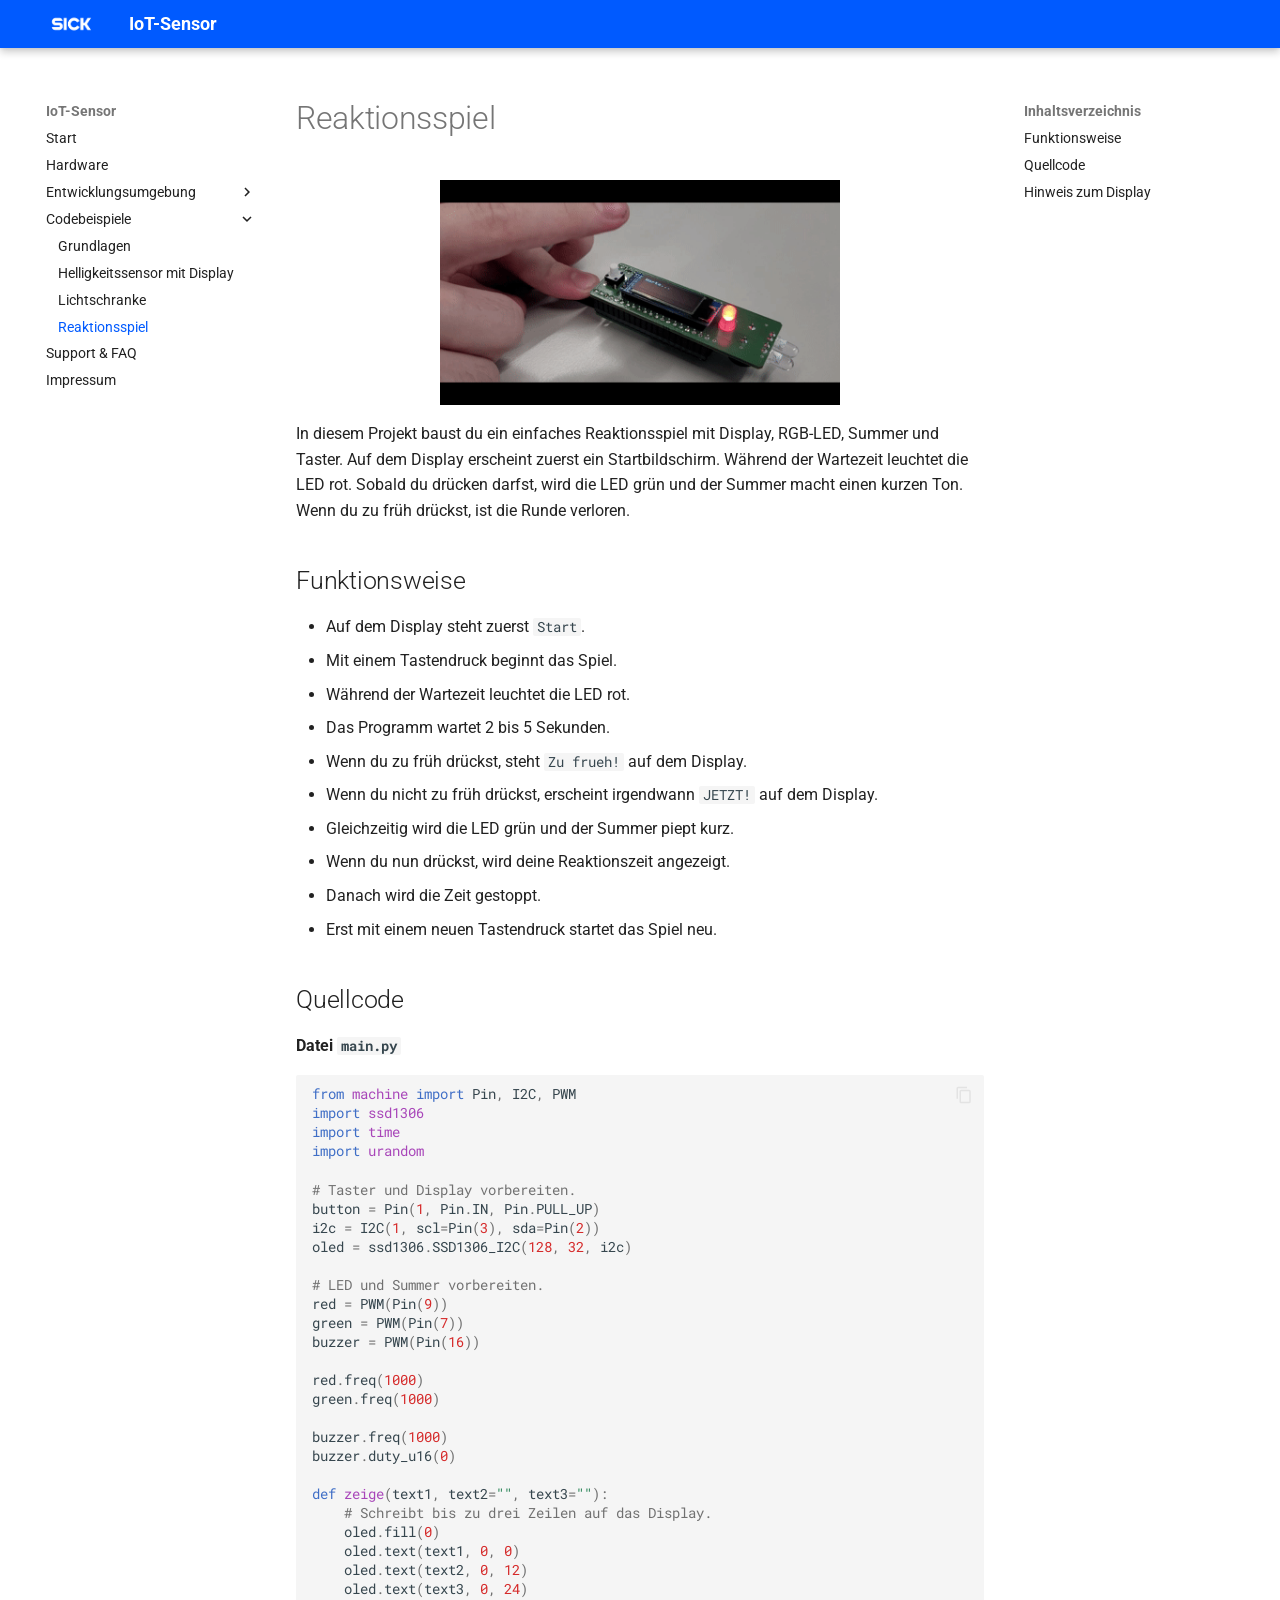
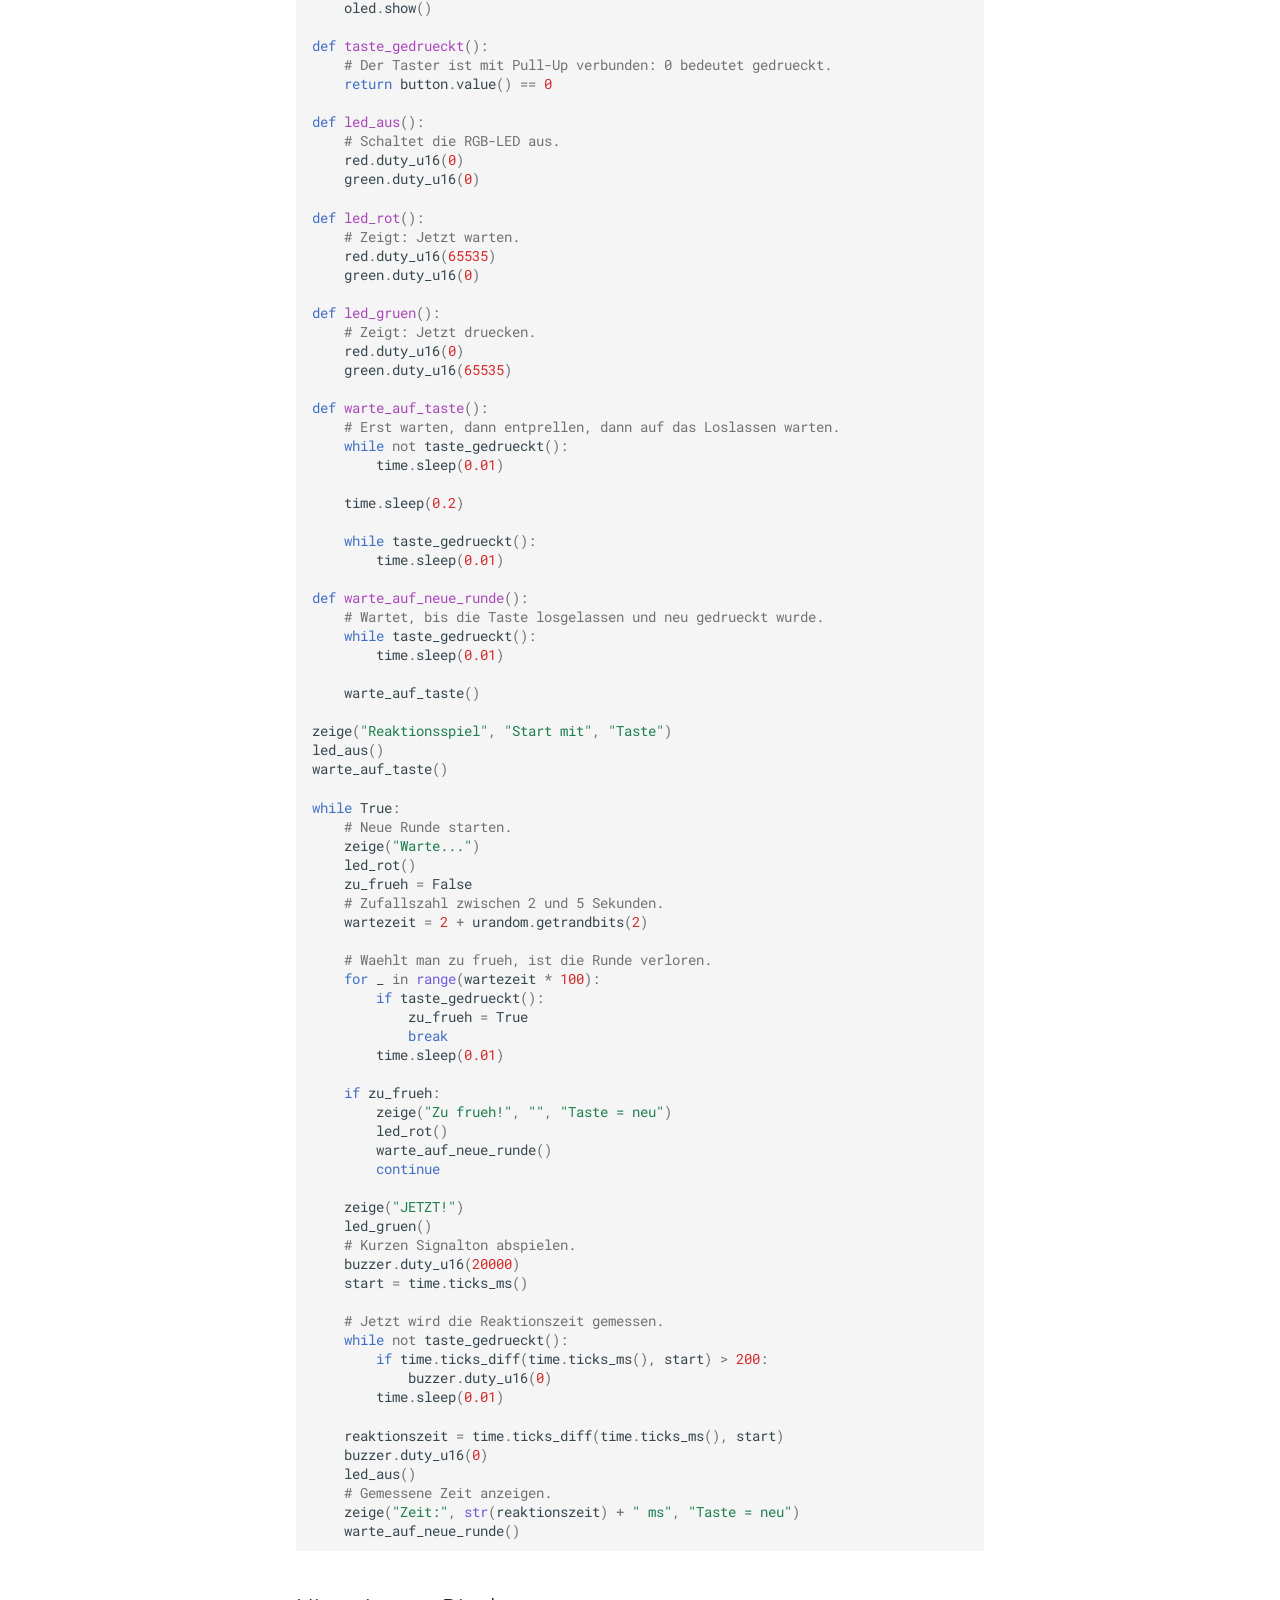
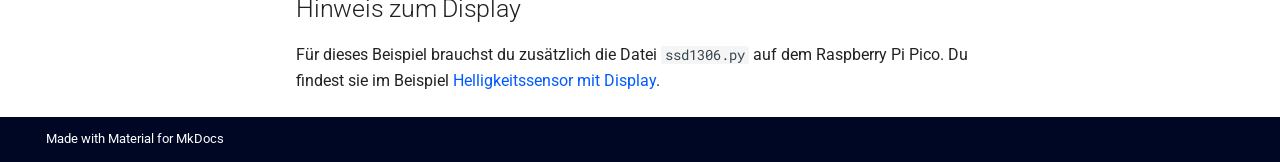
<file: code-samples/reaktionsspiel/index.html>
<!DOCTYPE html><html lang="de" class="no-js"><head>
    
      <meta charset="utf-8">
      <meta name="viewport" content="width=device-width,initial-scale=1">
      
      
      
      
        <link rel="prev" href="../lichtschranke/">
      
      
        <link rel="next" href="../../support/">
      
      
      <link rel="icon" href="../../images/favicon.ico">
      <meta name="generator" content="mkdocs-1.6.1, mkdocs-material-9.6.23">
    
    
      
        <title>Reaktionsspiel - IoT-Sensor</title>
      
    
    
      <link rel="stylesheet" href="../../assets/stylesheets/main.84d31ad4.min.css">
      
        
        <link rel="stylesheet" href="../../assets/stylesheets/palette.06af60db.min.css">
      
      


    
    
      
    
    
      
        
        
        <link rel="preconnect" href="https://fonts.gstatic.com" crossorigin="">
        <link rel="stylesheet" href="https://fonts.googleapis.com/css?family=Roboto:300,300i,400,400i,700,700i%7CRoboto+Mono:400,400i,700,700i&amp;display=fallback">
        <style>:root{--md-text-font:"Roboto";--md-code-font:"Roboto Mono"}</style>
      
    
    
      <link rel="stylesheet" href="../../stylesheets/extra.css">
    
    <script>__md_scope=new URL("../..",location),__md_hash=e=>[...e].reduce(((e,_)=>(e<<5)-e+_.charCodeAt(0)),0),__md_get=(e,_=localStorage,t=__md_scope)=>JSON.parse(_.getItem(t.pathname+"."+e)),__md_set=(e,_,t=localStorage,a=__md_scope)=>{try{t.setItem(a.pathname+"."+e,JSON.stringify(_))}catch(e){}}</script>
    
      

    
    
    
  <link href="../../assets/stylesheets/glightbox.min.css" rel="stylesheet"><script src="../../assets/javascripts/glightbox.min.js"></script><style id="glightbox-style">
            html.glightbox-open { overflow: initial; height: 100%; }
            .gslide-title { margin-top: 0px; user-select: text; }
            .gslide-desc { color: #666; user-select: text; }
            .gslide-image img { background: white; }
            .gscrollbar-fixer { padding-right: 15px; }
            .gdesc-inner { font-size: 0.75rem; }
            body[data-md-color-scheme="slate"] .gdesc-inner { background: var(--md-default-bg-color); }
            body[data-md-color-scheme="slate"] .gslide-title { color: var(--md-default-fg-color); }
            body[data-md-color-scheme="slate"] .gslide-desc { color: var(--md-default-fg-color); }
        </style></head>
  
  
    
    
    
    
    
    <body dir="ltr" data-md-color-scheme="default" data-md-color-primary="custom" data-md-color-accent="indigo">
  
    
    <input class="md-toggle" data-md-toggle="drawer" type="checkbox" id="__drawer" autocomplete="off">
    <input class="md-toggle" data-md-toggle="search" type="checkbox" id="__search" autocomplete="off">
    <label class="md-overlay" for="__drawer"></label>
    <div data-md-component="skip">
      
        
        <a href="#reaktionsspiel" class="md-skip">
          Zum Inhalt
        </a>
      
    </div>
    <div data-md-component="announce">
      
    </div>
    
    
      

  

<header class="md-header md-header--shadow" data-md-component="header">
  <nav class="md-header__inner md-grid" aria-label="Kopfzeile">
    <a href="../.." title="IoT-Sensor" class="md-header__button md-logo" aria-label="IoT-Sensor" data-md-component="logo">
      
  <img src="../../images/sick_logo.png" alt="logo">

    </a>
    <label class="md-header__button md-icon" for="__drawer">
      
      <svg xmlns="http://www.w3.org/2000/svg" viewBox="0 0 24 24"><path d="M3 6h18v2H3zm0 5h18v2H3zm0 5h18v2H3z"></path></svg>
    </label>
    <div class="md-header__title" data-md-component="header-title">
      <div class="md-header__ellipsis">
        <div class="md-header__topic">
          <span class="md-ellipsis">
            IoT-Sensor
          </span>
        </div>
        <div class="md-header__topic" data-md-component="header-topic">
          <span class="md-ellipsis">
            
              Reaktionsspiel
            
          </span>
        </div>
      </div>
    </div>
    
      
    
    
    
    
    
  </nav>
  
</header>
    
    <div class="md-container" data-md-component="container">
      
      
        
          
        
      
      <main class="md-main" data-md-component="main">
        <div class="md-main__inner md-grid">
          
            
              
              <div class="md-sidebar md-sidebar--primary" data-md-component="sidebar" data-md-type="navigation">
                <div class="md-sidebar__scrollwrap">
                  <div class="md-sidebar__inner">
                    



<nav class="md-nav md-nav--primary" aria-label="Navigation" data-md-level="0">
  <label class="md-nav__title" for="__drawer">
    <a href="../.." title="IoT-Sensor" class="md-nav__button md-logo" aria-label="IoT-Sensor" data-md-component="logo">
      
  <img src="../../images/sick_logo.png" alt="logo">

    </a>
    IoT-Sensor
  </label>
  
  <ul class="md-nav__list" data-md-scrollfix="">
    
      
      
  
  
  
  
    <li class="md-nav__item">
      <a href="../.." class="md-nav__link">
        
  
  
  <span class="md-ellipsis">
    Start
    
  </span>
  

      </a>
    </li>
  

    
      
      
  
  
  
  
    <li class="md-nav__item">
      <a href="../../hardware/" class="md-nav__link">
        
  
  
  <span class="md-ellipsis">
    Hardware
    
  </span>
  

      </a>
    </li>
  

    
      
      
  
  
  
  
    
    
    
    
    
    <li class="md-nav__item md-nav__item--nested">
      
        
        
        <input class="md-nav__toggle md-toggle " type="checkbox" id="__nav_3">
        
          
          <label class="md-nav__link" for="__nav_3" id="__nav_3_label" tabindex="0">
            
  
  
  <span class="md-ellipsis">
    Entwicklungsumgebung
    
  </span>
  

            <span class="md-nav__icon md-icon"></span>
          </label>
        
        <nav class="md-nav" data-md-level="1" aria-labelledby="__nav_3_label" aria-expanded="false">
          <label class="md-nav__title" for="__nav_3">
            <span class="md-nav__icon md-icon"></span>
            Entwicklungsumgebung
          </label>
          <ul class="md-nav__list" data-md-scrollfix="">
            
              
                
  
  
  
  
    <li class="md-nav__item">
      <a href="../../setup/thonny/" class="md-nav__link">
        
  
  
  <span class="md-ellipsis">
    IDE Thonny
    
  </span>
  

      </a>
    </li>
  

              
            
          </ul>
        </nav>
      
    </li>
  

    
      
      
  
  
    
  
  
  
    
    
    
    
    
    <li class="md-nav__item md-nav__item--active md-nav__item--nested">
      
        
        
        <input class="md-nav__toggle md-toggle " type="checkbox" id="__nav_4" checked="">
        
          
          <label class="md-nav__link" for="__nav_4" id="__nav_4_label" tabindex="0">
            
  
  
  <span class="md-ellipsis">
    Codebeispiele
    
  </span>
  

            <span class="md-nav__icon md-icon"></span>
          </label>
        
        <nav class="md-nav" data-md-level="1" aria-labelledby="__nav_4_label" aria-expanded="true">
          <label class="md-nav__title" for="__nav_4">
            <span class="md-nav__icon md-icon"></span>
            Codebeispiele
          </label>
          <ul class="md-nav__list" data-md-scrollfix="">
            
              
                
  
  
  
  
    <li class="md-nav__item">
      <a href="../grundlagen/" class="md-nav__link">
        
  
  
  <span class="md-ellipsis">
    Grundlagen
    
  </span>
  

      </a>
    </li>
  

              
            
              
                
  
  
  
  
    <li class="md-nav__item">
      <a href="../lichtsensor-display/" class="md-nav__link">
        
  
  
  <span class="md-ellipsis">
    Helligkeitssensor mit Display
    
  </span>
  

      </a>
    </li>
  

              
            
              
                
  
  
  
  
    <li class="md-nav__item">
      <a href="../lichtschranke/" class="md-nav__link">
        
  
  
  <span class="md-ellipsis">
    Lichtschranke
    
  </span>
  

      </a>
    </li>
  

              
            
              
                
  
  
    
  
  
  
    <li class="md-nav__item md-nav__item--active">
      
      <input class="md-nav__toggle md-toggle" type="checkbox" id="__toc">
      
      
        
      
      
        <label class="md-nav__link md-nav__link--active" for="__toc">
          
  
  
  <span class="md-ellipsis">
    Reaktionsspiel
    
  </span>
  

          <span class="md-nav__icon md-icon"></span>
        </label>
      
      <a href="./" class="md-nav__link md-nav__link--active">
        
  
  
  <span class="md-ellipsis">
    Reaktionsspiel
    
  </span>
  

      </a>
      
        

<nav class="md-nav md-nav--secondary" aria-label="Inhaltsverzeichnis">
  
  
  
    
  
  
    <label class="md-nav__title" for="__toc">
      <span class="md-nav__icon md-icon"></span>
      Inhaltsverzeichnis
    </label>
    <ul class="md-nav__list" data-md-component="toc" data-md-scrollfix="">
      
        <li class="md-nav__item">
  <a href="#funktionsweise" class="md-nav__link">
    <span class="md-ellipsis">
      Funktionsweise
    </span>
  </a>
  
</li>
      
        <li class="md-nav__item">
  <a href="#quellcode" class="md-nav__link">
    <span class="md-ellipsis">
      Quellcode
    </span>
  </a>
  
</li>
      
        <li class="md-nav__item">
  <a href="#hinweis-zum-display" class="md-nav__link">
    <span class="md-ellipsis">
      Hinweis zum Display
    </span>
  </a>
  
</li>
      
    </ul>
  
</nav>
      
    </li>
  

              
            
          </ul>
        </nav>
      
    </li>
  

    
      
      
  
  
  
  
    <li class="md-nav__item">
      <a href="../../support/" class="md-nav__link">
        
  
  
  <span class="md-ellipsis">
    Support &amp; FAQ
    
  </span>
  

      </a>
    </li>
  

    
      
      
  
  
  
  
    <li class="md-nav__item">
      <a href="https://www.sick.com/de/de/s/imprint" class="md-nav__link">
        
  
  
  <span class="md-ellipsis">
    Impressum
    
  </span>
  

      </a>
    </li>
  

    
  </ul>
</nav>
                  </div>
                </div>
              </div>
            
            
              
              <div class="md-sidebar md-sidebar--secondary" data-md-component="sidebar" data-md-type="toc">
                <div class="md-sidebar__scrollwrap">
                  <div class="md-sidebar__inner">
                    

<nav class="md-nav md-nav--secondary" aria-label="Inhaltsverzeichnis">
  
  
  
    
  
  
    <label class="md-nav__title" for="__toc">
      <span class="md-nav__icon md-icon"></span>
      Inhaltsverzeichnis
    </label>
    <ul class="md-nav__list" data-md-component="toc" data-md-scrollfix="">
      
        <li class="md-nav__item">
  <a href="#funktionsweise" class="md-nav__link">
    <span class="md-ellipsis">
      Funktionsweise
    </span>
  </a>
  
</li>
      
        <li class="md-nav__item">
  <a href="#quellcode" class="md-nav__link">
    <span class="md-ellipsis">
      Quellcode
    </span>
  </a>
  
</li>
      
        <li class="md-nav__item">
  <a href="#hinweis-zum-display" class="md-nav__link">
    <span class="md-ellipsis">
      Hinweis zum Display
    </span>
  </a>
  
</li>
      
    </ul>
  
</nav>
                  </div>
                </div>
              </div>
            
          
          
            <div class="md-content" data-md-component="content">
              <article class="md-content__inner md-typeset">
                
                  



<h1 id="reaktionsspiel">Reaktionsspiel</h1>
<p><a class="glightbox" data-type="image" data-width="auto" data-height="auto" href="../../images/reaktionsspiel.gif" data-desc-position="bottom"><img alt="Reaktionsspiel" class="img-center" src="../../images/reaktionsspiel.gif" width="400"></a></p>
<p>In diesem Projekt baust du ein einfaches Reaktionsspiel mit Display, RGB-LED, Summer und Taster. Auf dem Display erscheint zuerst ein Startbildschirm.
Während der Wartezeit leuchtet die LED rot.
Sobald du drücken darfst, wird die LED grün und der Summer macht einen kurzen Ton.
Wenn du zu früh drückst, ist die Runde verloren.</p>
<h2 id="funktionsweise">Funktionsweise</h2>
<ul>
<li>Auf dem Display steht zuerst <code>Start</code>.</li>
<li>Mit einem Tastendruck beginnt das Spiel.</li>
<li>Während der Wartezeit leuchtet die LED rot.</li>
<li>Das Programm wartet 2 bis 5 Sekunden.</li>
<li>Wenn du zu früh drückst, steht <code>Zu frueh!</code> auf dem Display.</li>
<li>Wenn du nicht zu früh drückst, erscheint irgendwann <code>JETZT!</code> auf dem Display.</li>
<li>Gleichzeitig wird die LED grün und der Summer piept kurz.</li>
<li>Wenn du nun drückst, wird deine Reaktionszeit angezeigt.</li>
<li>Danach wird die Zeit gestoppt.</li>
<li>Erst mit einem neuen Tastendruck startet das Spiel neu.</li>
</ul>
<h2 id="quellcode">Quellcode</h2>
<p><strong>Datei <code>main.py</code></strong></p>
<div class="highlight"><pre><span></span><code><span class="kn">from</span><span class="w"> </span><span class="nn">machine</span><span class="w"> </span><span class="kn">import</span> <span class="n">Pin</span><span class="p">,</span> <span class="n">I2C</span><span class="p">,</span> <span class="n">PWM</span>
<span class="kn">import</span><span class="w"> </span><span class="nn">ssd1306</span>
<span class="kn">import</span><span class="w"> </span><span class="nn">time</span>
<span class="kn">import</span><span class="w"> </span><span class="nn">urandom</span>

<span class="c1"># Taster und Display vorbereiten.</span>
<span class="n">button</span> <span class="o">=</span> <span class="n">Pin</span><span class="p">(</span><span class="mi">1</span><span class="p">,</span> <span class="n">Pin</span><span class="o">.</span><span class="n">IN</span><span class="p">,</span> <span class="n">Pin</span><span class="o">.</span><span class="n">PULL_UP</span><span class="p">)</span>
<span class="n">i2c</span> <span class="o">=</span> <span class="n">I2C</span><span class="p">(</span><span class="mi">1</span><span class="p">,</span> <span class="n">scl</span><span class="o">=</span><span class="n">Pin</span><span class="p">(</span><span class="mi">3</span><span class="p">),</span> <span class="n">sda</span><span class="o">=</span><span class="n">Pin</span><span class="p">(</span><span class="mi">2</span><span class="p">))</span>
<span class="n">oled</span> <span class="o">=</span> <span class="n">ssd1306</span><span class="o">.</span><span class="n">SSD1306_I2C</span><span class="p">(</span><span class="mi">128</span><span class="p">,</span> <span class="mi">32</span><span class="p">,</span> <span class="n">i2c</span><span class="p">)</span>

<span class="c1"># LED und Summer vorbereiten.</span>
<span class="n">red</span> <span class="o">=</span> <span class="n">PWM</span><span class="p">(</span><span class="n">Pin</span><span class="p">(</span><span class="mi">9</span><span class="p">))</span>
<span class="n">green</span> <span class="o">=</span> <span class="n">PWM</span><span class="p">(</span><span class="n">Pin</span><span class="p">(</span><span class="mi">7</span><span class="p">))</span>
<span class="n">buzzer</span> <span class="o">=</span> <span class="n">PWM</span><span class="p">(</span><span class="n">Pin</span><span class="p">(</span><span class="mi">16</span><span class="p">))</span>

<span class="n">red</span><span class="o">.</span><span class="n">freq</span><span class="p">(</span><span class="mi">1000</span><span class="p">)</span>
<span class="n">green</span><span class="o">.</span><span class="n">freq</span><span class="p">(</span><span class="mi">1000</span><span class="p">)</span>

<span class="n">buzzer</span><span class="o">.</span><span class="n">freq</span><span class="p">(</span><span class="mi">1000</span><span class="p">)</span>
<span class="n">buzzer</span><span class="o">.</span><span class="n">duty_u16</span><span class="p">(</span><span class="mi">0</span><span class="p">)</span>

<span class="k">def</span><span class="w"> </span><span class="nf">zeige</span><span class="p">(</span><span class="n">text1</span><span class="p">,</span> <span class="n">text2</span><span class="o">=</span><span class="s2">""</span><span class="p">,</span> <span class="n">text3</span><span class="o">=</span><span class="s2">""</span><span class="p">):</span>
    <span class="c1"># Schreibt bis zu drei Zeilen auf das Display.</span>
    <span class="n">oled</span><span class="o">.</span><span class="n">fill</span><span class="p">(</span><span class="mi">0</span><span class="p">)</span>
    <span class="n">oled</span><span class="o">.</span><span class="n">text</span><span class="p">(</span><span class="n">text1</span><span class="p">,</span> <span class="mi">0</span><span class="p">,</span> <span class="mi">0</span><span class="p">)</span>
    <span class="n">oled</span><span class="o">.</span><span class="n">text</span><span class="p">(</span><span class="n">text2</span><span class="p">,</span> <span class="mi">0</span><span class="p">,</span> <span class="mi">12</span><span class="p">)</span>
    <span class="n">oled</span><span class="o">.</span><span class="n">text</span><span class="p">(</span><span class="n">text3</span><span class="p">,</span> <span class="mi">0</span><span class="p">,</span> <span class="mi">24</span><span class="p">)</span>
    <span class="n">oled</span><span class="o">.</span><span class="n">show</span><span class="p">()</span>

<span class="k">def</span><span class="w"> </span><span class="nf">taste_gedrueckt</span><span class="p">():</span>
    <span class="c1"># Der Taster ist mit Pull-Up verbunden: 0 bedeutet gedrueckt.</span>
    <span class="k">return</span> <span class="n">button</span><span class="o">.</span><span class="n">value</span><span class="p">()</span> <span class="o">==</span> <span class="mi">0</span>

<span class="k">def</span><span class="w"> </span><span class="nf">led_aus</span><span class="p">():</span>
    <span class="c1"># Schaltet die RGB-LED aus.</span>
    <span class="n">red</span><span class="o">.</span><span class="n">duty_u16</span><span class="p">(</span><span class="mi">0</span><span class="p">)</span>
    <span class="n">green</span><span class="o">.</span><span class="n">duty_u16</span><span class="p">(</span><span class="mi">0</span><span class="p">)</span>

<span class="k">def</span><span class="w"> </span><span class="nf">led_rot</span><span class="p">():</span>
    <span class="c1"># Zeigt: Jetzt warten.</span>
    <span class="n">red</span><span class="o">.</span><span class="n">duty_u16</span><span class="p">(</span><span class="mi">65535</span><span class="p">)</span>
    <span class="n">green</span><span class="o">.</span><span class="n">duty_u16</span><span class="p">(</span><span class="mi">0</span><span class="p">)</span>

<span class="k">def</span><span class="w"> </span><span class="nf">led_gruen</span><span class="p">():</span>
    <span class="c1"># Zeigt: Jetzt druecken.</span>
    <span class="n">red</span><span class="o">.</span><span class="n">duty_u16</span><span class="p">(</span><span class="mi">0</span><span class="p">)</span>
    <span class="n">green</span><span class="o">.</span><span class="n">duty_u16</span><span class="p">(</span><span class="mi">65535</span><span class="p">)</span>

<span class="k">def</span><span class="w"> </span><span class="nf">warte_auf_taste</span><span class="p">():</span>
    <span class="c1"># Erst warten, dann entprellen, dann auf das Loslassen warten.</span>
    <span class="k">while</span> <span class="ow">not</span> <span class="n">taste_gedrueckt</span><span class="p">():</span>
        <span class="n">time</span><span class="o">.</span><span class="n">sleep</span><span class="p">(</span><span class="mf">0.01</span><span class="p">)</span>

    <span class="n">time</span><span class="o">.</span><span class="n">sleep</span><span class="p">(</span><span class="mf">0.2</span><span class="p">)</span>

    <span class="k">while</span> <span class="n">taste_gedrueckt</span><span class="p">():</span>
        <span class="n">time</span><span class="o">.</span><span class="n">sleep</span><span class="p">(</span><span class="mf">0.01</span><span class="p">)</span>

<span class="k">def</span><span class="w"> </span><span class="nf">warte_auf_neue_runde</span><span class="p">():</span>
    <span class="c1"># Wartet, bis die Taste losgelassen und neu gedrueckt wurde.</span>
    <span class="k">while</span> <span class="n">taste_gedrueckt</span><span class="p">():</span>
        <span class="n">time</span><span class="o">.</span><span class="n">sleep</span><span class="p">(</span><span class="mf">0.01</span><span class="p">)</span>

    <span class="n">warte_auf_taste</span><span class="p">()</span>

<span class="n">zeige</span><span class="p">(</span><span class="s2">"Reaktionsspiel"</span><span class="p">,</span> <span class="s2">"Start mit"</span><span class="p">,</span> <span class="s2">"Taste"</span><span class="p">)</span>
<span class="n">led_aus</span><span class="p">()</span>
<span class="n">warte_auf_taste</span><span class="p">()</span>

<span class="k">while</span> <span class="kc">True</span><span class="p">:</span>
    <span class="c1"># Neue Runde starten.</span>
    <span class="n">zeige</span><span class="p">(</span><span class="s2">"Warte..."</span><span class="p">)</span>
    <span class="n">led_rot</span><span class="p">()</span>
    <span class="n">zu_frueh</span> <span class="o">=</span> <span class="kc">False</span>
    <span class="c1"># Zufallszahl zwischen 2 und 5 Sekunden.</span>
    <span class="n">wartezeit</span> <span class="o">=</span> <span class="mi">2</span> <span class="o">+</span> <span class="n">urandom</span><span class="o">.</span><span class="n">getrandbits</span><span class="p">(</span><span class="mi">2</span><span class="p">)</span>

    <span class="c1"># Waehlt man zu frueh, ist die Runde verloren.</span>
    <span class="k">for</span> <span class="n">_</span> <span class="ow">in</span> <span class="nb">range</span><span class="p">(</span><span class="n">wartezeit</span> <span class="o">*</span> <span class="mi">100</span><span class="p">):</span>
        <span class="k">if</span> <span class="n">taste_gedrueckt</span><span class="p">():</span>
            <span class="n">zu_frueh</span> <span class="o">=</span> <span class="kc">True</span>
            <span class="k">break</span>
        <span class="n">time</span><span class="o">.</span><span class="n">sleep</span><span class="p">(</span><span class="mf">0.01</span><span class="p">)</span>

    <span class="k">if</span> <span class="n">zu_frueh</span><span class="p">:</span>
        <span class="n">zeige</span><span class="p">(</span><span class="s2">"Zu frueh!"</span><span class="p">,</span> <span class="s2">""</span><span class="p">,</span> <span class="s2">"Taste = neu"</span><span class="p">)</span>
        <span class="n">led_rot</span><span class="p">()</span>
        <span class="n">warte_auf_neue_runde</span><span class="p">()</span>
        <span class="k">continue</span>

    <span class="n">zeige</span><span class="p">(</span><span class="s2">"JETZT!"</span><span class="p">)</span>
    <span class="n">led_gruen</span><span class="p">()</span>
    <span class="c1"># Kurzen Signalton abspielen.</span>
    <span class="n">buzzer</span><span class="o">.</span><span class="n">duty_u16</span><span class="p">(</span><span class="mi">20000</span><span class="p">)</span>
    <span class="n">start</span> <span class="o">=</span> <span class="n">time</span><span class="o">.</span><span class="n">ticks_ms</span><span class="p">()</span>

    <span class="c1"># Jetzt wird die Reaktionszeit gemessen.</span>
    <span class="k">while</span> <span class="ow">not</span> <span class="n">taste_gedrueckt</span><span class="p">():</span>
        <span class="k">if</span> <span class="n">time</span><span class="o">.</span><span class="n">ticks_diff</span><span class="p">(</span><span class="n">time</span><span class="o">.</span><span class="n">ticks_ms</span><span class="p">(),</span> <span class="n">start</span><span class="p">)</span> <span class="o">&gt;</span> <span class="mi">200</span><span class="p">:</span>
            <span class="n">buzzer</span><span class="o">.</span><span class="n">duty_u16</span><span class="p">(</span><span class="mi">0</span><span class="p">)</span>
        <span class="n">time</span><span class="o">.</span><span class="n">sleep</span><span class="p">(</span><span class="mf">0.01</span><span class="p">)</span>

    <span class="n">reaktionszeit</span> <span class="o">=</span> <span class="n">time</span><span class="o">.</span><span class="n">ticks_diff</span><span class="p">(</span><span class="n">time</span><span class="o">.</span><span class="n">ticks_ms</span><span class="p">(),</span> <span class="n">start</span><span class="p">)</span>
    <span class="n">buzzer</span><span class="o">.</span><span class="n">duty_u16</span><span class="p">(</span><span class="mi">0</span><span class="p">)</span>
    <span class="n">led_aus</span><span class="p">()</span>
    <span class="c1"># Gemessene Zeit anzeigen.</span>
    <span class="n">zeige</span><span class="p">(</span><span class="s2">"Zeit:"</span><span class="p">,</span> <span class="nb">str</span><span class="p">(</span><span class="n">reaktionszeit</span><span class="p">)</span> <span class="o">+</span> <span class="s2">" ms"</span><span class="p">,</span> <span class="s2">"Taste = neu"</span><span class="p">)</span>
    <span class="n">warte_auf_neue_runde</span><span class="p">()</span>
</code></pre></div>
<h2 id="hinweis-zum-display">Hinweis zum Display</h2>
<p>Für dieses Beispiel brauchst du zusätzlich die Datei <code>ssd1306.py</code> auf dem Raspberry Pi Pico.
Du findest sie im Beispiel <a href="../lichtsensor-display/">Helligkeitssensor mit Display</a>.</p>












                
              </article>
            </div>
          
          
<script>var target=document.getElementById(location.hash.slice(1));target&&target.name&&(target.checked=target.name.startsWith("__tabbed_"))</script>
        </div>
        
      </main>
      
        <footer class="md-footer">
  
  <div class="md-footer-meta md-typeset">
    <div class="md-footer-meta__inner md-grid">
      <div class="md-copyright">
  
  
    Made with
    <a href="https://squidfunk.github.io/mkdocs-material/" target="_blank" rel="noopener">
      Material for MkDocs
    </a>
  
</div>
      
    </div>
  </div>
</footer>
      
    </div>
    <div class="md-dialog" data-md-component="dialog">
      <div class="md-dialog__inner md-typeset"></div>
    </div>
    
    
    
      
      <script id="__config" type="application/json">{"base": "../..", "features": ["content.code.copy"], "search": "../../assets/javascripts/workers/search.973d3a69.min.js", "tags": null, "translations": {"clipboard.copied": "In Zwischenablage kopiert", "clipboard.copy": "In Zwischenablage kopieren", "search.result.more.one": "1 weiteres Suchergebnis auf dieser Seite", "search.result.more.other": "# weitere Suchergebnisse auf dieser Seite", "search.result.none": "Keine Suchergebnisse", "search.result.one": "1 Suchergebnis", "search.result.other": "# Suchergebnisse", "search.result.placeholder": "Suchbegriff eingeben", "search.result.term.missing": "Es fehlt", "select.version": "Version ausw\u00e4hlen"}, "version": null}</script>
    
    
      <script src="../../assets/javascripts/bundle.f55a23d4.min.js"></script>
      
    
  
<script id="init-glightbox">const lightbox = GLightbox({"touchNavigation": true, "loop": false, "zoomable": true, "draggable": true, "openEffect": "zoom", "closeEffect": "zoom", "slideEffect": "slide"});
document$.subscribe(()=>{ lightbox.reload(); });
</script></body></html>
</file>
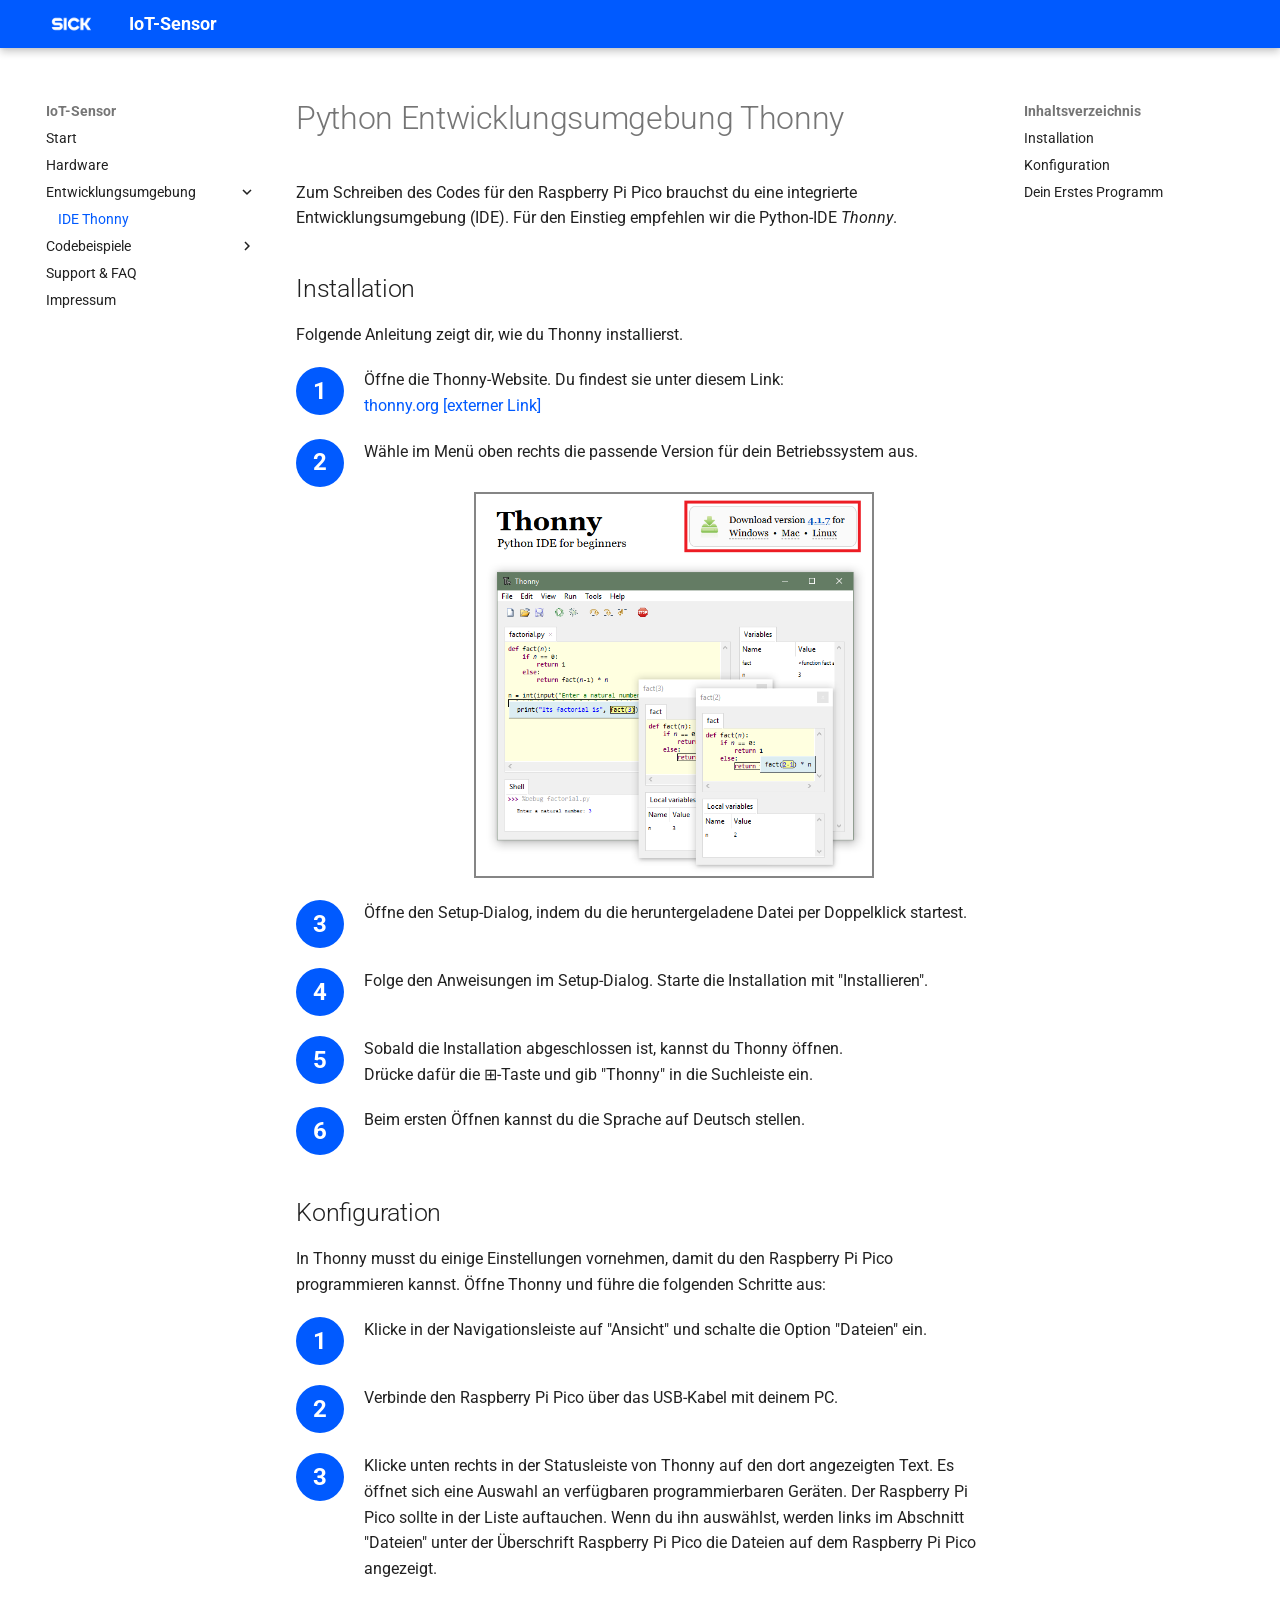
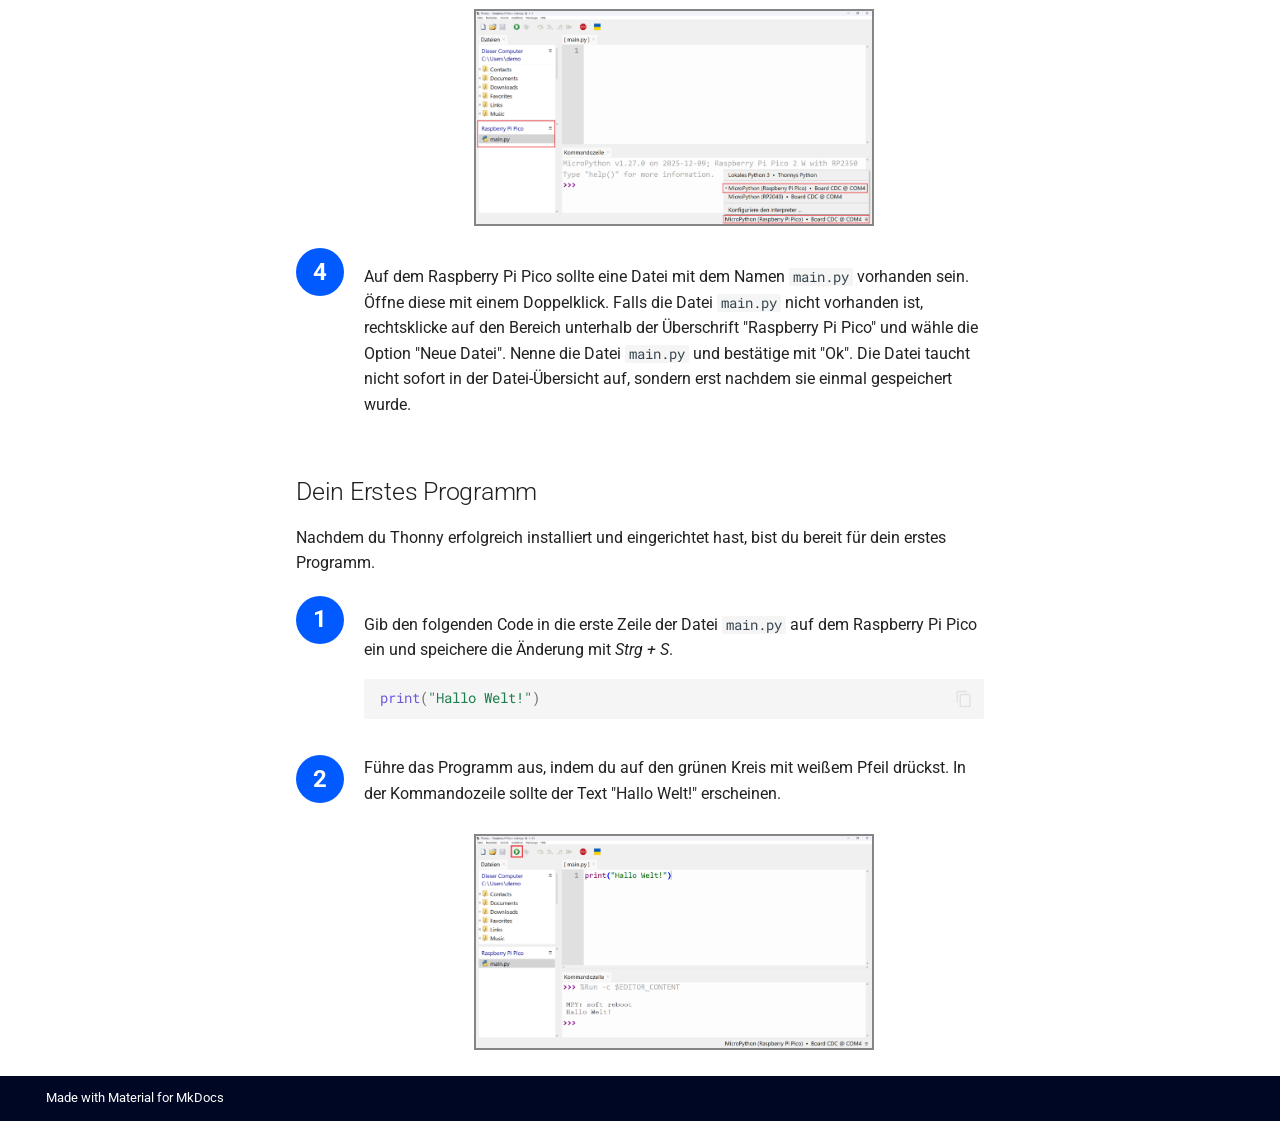
<file: setup/thonny/index.html>
<!DOCTYPE html><html lang="de" class="no-js"><head>
    
      <meta charset="utf-8">
      <meta name="viewport" content="width=device-width,initial-scale=1">
      
      
      
      
        <link rel="prev" href="../../hardware/">
      
      
        <link rel="next" href="../../code-samples/grundlagen/">
      
      
      <link rel="icon" href="../../images/favicon.ico">
      <meta name="generator" content="mkdocs-1.6.1, mkdocs-material-9.6.23">
    
    
      
        <title>IDE Thonny - IoT-Sensor</title>
      
    
    
      <link rel="stylesheet" href="../../assets/stylesheets/main.84d31ad4.min.css">
      
        
        <link rel="stylesheet" href="../../assets/stylesheets/palette.06af60db.min.css">
      
      


    
    
      
    
    
      
        
        
        <link rel="preconnect" href="https://fonts.gstatic.com" crossorigin="">
        <link rel="stylesheet" href="https://fonts.googleapis.com/css?family=Roboto:300,300i,400,400i,700,700i%7CRoboto+Mono:400,400i,700,700i&amp;display=fallback">
        <style>:root{--md-text-font:"Roboto";--md-code-font:"Roboto Mono"}</style>
      
    
    
      <link rel="stylesheet" href="../../stylesheets/extra.css">
    
    <script>__md_scope=new URL("../..",location),__md_hash=e=>[...e].reduce(((e,_)=>(e<<5)-e+_.charCodeAt(0)),0),__md_get=(e,_=localStorage,t=__md_scope)=>JSON.parse(_.getItem(t.pathname+"."+e)),__md_set=(e,_,t=localStorage,a=__md_scope)=>{try{t.setItem(a.pathname+"."+e,JSON.stringify(_))}catch(e){}}</script>
    
      

    
    
    
  <link href="../../assets/stylesheets/glightbox.min.css" rel="stylesheet"><script src="../../assets/javascripts/glightbox.min.js"></script><style id="glightbox-style">
            html.glightbox-open { overflow: initial; height: 100%; }
            .gslide-title { margin-top: 0px; user-select: text; }
            .gslide-desc { color: #666; user-select: text; }
            .gslide-image img { background: white; }
            .gscrollbar-fixer { padding-right: 15px; }
            .gdesc-inner { font-size: 0.75rem; }
            body[data-md-color-scheme="slate"] .gdesc-inner { background: var(--md-default-bg-color); }
            body[data-md-color-scheme="slate"] .gslide-title { color: var(--md-default-fg-color); }
            body[data-md-color-scheme="slate"] .gslide-desc { color: var(--md-default-fg-color); }
        </style></head>
  
  
    
    
    
    
    
    <body dir="ltr" data-md-color-scheme="default" data-md-color-primary="custom" data-md-color-accent="indigo">
  
    
    <input class="md-toggle" data-md-toggle="drawer" type="checkbox" id="__drawer" autocomplete="off">
    <input class="md-toggle" data-md-toggle="search" type="checkbox" id="__search" autocomplete="off">
    <label class="md-overlay" for="__drawer"></label>
    <div data-md-component="skip">
      
        
        <a href="#python-entwicklungsumgebung-thonny" class="md-skip">
          Zum Inhalt
        </a>
      
    </div>
    <div data-md-component="announce">
      
    </div>
    
    
      

  

<header class="md-header md-header--shadow" data-md-component="header">
  <nav class="md-header__inner md-grid" aria-label="Kopfzeile">
    <a href="../.." title="IoT-Sensor" class="md-header__button md-logo" aria-label="IoT-Sensor" data-md-component="logo">
      
  <img src="../../images/sick_logo.png" alt="logo">

    </a>
    <label class="md-header__button md-icon" for="__drawer">
      
      <svg xmlns="http://www.w3.org/2000/svg" viewBox="0 0 24 24"><path d="M3 6h18v2H3zm0 5h18v2H3zm0 5h18v2H3z"></path></svg>
    </label>
    <div class="md-header__title" data-md-component="header-title">
      <div class="md-header__ellipsis">
        <div class="md-header__topic">
          <span class="md-ellipsis">
            IoT-Sensor
          </span>
        </div>
        <div class="md-header__topic" data-md-component="header-topic">
          <span class="md-ellipsis">
            
              IDE Thonny
            
          </span>
        </div>
      </div>
    </div>
    
      
    
    
    
    
    
  </nav>
  
</header>
    
    <div class="md-container" data-md-component="container">
      
      
        
          
        
      
      <main class="md-main" data-md-component="main">
        <div class="md-main__inner md-grid">
          
            
              
              <div class="md-sidebar md-sidebar--primary" data-md-component="sidebar" data-md-type="navigation">
                <div class="md-sidebar__scrollwrap">
                  <div class="md-sidebar__inner">
                    



<nav class="md-nav md-nav--primary" aria-label="Navigation" data-md-level="0">
  <label class="md-nav__title" for="__drawer">
    <a href="../.." title="IoT-Sensor" class="md-nav__button md-logo" aria-label="IoT-Sensor" data-md-component="logo">
      
  <img src="../../images/sick_logo.png" alt="logo">

    </a>
    IoT-Sensor
  </label>
  
  <ul class="md-nav__list" data-md-scrollfix="">
    
      
      
  
  
  
  
    <li class="md-nav__item">
      <a href="../.." class="md-nav__link">
        
  
  
  <span class="md-ellipsis">
    Start
    
  </span>
  

      </a>
    </li>
  

    
      
      
  
  
  
  
    <li class="md-nav__item">
      <a href="../../hardware/" class="md-nav__link">
        
  
  
  <span class="md-ellipsis">
    Hardware
    
  </span>
  

      </a>
    </li>
  

    
      
      
  
  
    
  
  
  
    
    
    
    
    
    <li class="md-nav__item md-nav__item--active md-nav__item--nested">
      
        
        
        <input class="md-nav__toggle md-toggle " type="checkbox" id="__nav_3" checked="">
        
          
          <label class="md-nav__link" for="__nav_3" id="__nav_3_label" tabindex="0">
            
  
  
  <span class="md-ellipsis">
    Entwicklungsumgebung
    
  </span>
  

            <span class="md-nav__icon md-icon"></span>
          </label>
        
        <nav class="md-nav" data-md-level="1" aria-labelledby="__nav_3_label" aria-expanded="true">
          <label class="md-nav__title" for="__nav_3">
            <span class="md-nav__icon md-icon"></span>
            Entwicklungsumgebung
          </label>
          <ul class="md-nav__list" data-md-scrollfix="">
            
              
                
  
  
    
  
  
  
    <li class="md-nav__item md-nav__item--active">
      
      <input class="md-nav__toggle md-toggle" type="checkbox" id="__toc">
      
      
        
      
      
        <label class="md-nav__link md-nav__link--active" for="__toc">
          
  
  
  <span class="md-ellipsis">
    IDE Thonny
    
  </span>
  

          <span class="md-nav__icon md-icon"></span>
        </label>
      
      <a href="./" class="md-nav__link md-nav__link--active">
        
  
  
  <span class="md-ellipsis">
    IDE Thonny
    
  </span>
  

      </a>
      
        

<nav class="md-nav md-nav--secondary" aria-label="Inhaltsverzeichnis">
  
  
  
    
  
  
    <label class="md-nav__title" for="__toc">
      <span class="md-nav__icon md-icon"></span>
      Inhaltsverzeichnis
    </label>
    <ul class="md-nav__list" data-md-component="toc" data-md-scrollfix="">
      
        <li class="md-nav__item">
  <a href="#installation" class="md-nav__link">
    <span class="md-ellipsis">
      Installation
    </span>
  </a>
  
</li>
      
        <li class="md-nav__item">
  <a href="#konfiguration" class="md-nav__link">
    <span class="md-ellipsis">
      Konfiguration
    </span>
  </a>
  
</li>
      
        <li class="md-nav__item">
  <a href="#dein-erstes-programm" class="md-nav__link">
    <span class="md-ellipsis">
      Dein Erstes Programm
    </span>
  </a>
  
</li>
      
    </ul>
  
</nav>
      
    </li>
  

              
            
          </ul>
        </nav>
      
    </li>
  

    
      
      
  
  
  
  
    
    
    
    
    
    <li class="md-nav__item md-nav__item--nested">
      
        
        
        <input class="md-nav__toggle md-toggle " type="checkbox" id="__nav_4">
        
          
          <label class="md-nav__link" for="__nav_4" id="__nav_4_label" tabindex="0">
            
  
  
  <span class="md-ellipsis">
    Codebeispiele
    
  </span>
  

            <span class="md-nav__icon md-icon"></span>
          </label>
        
        <nav class="md-nav" data-md-level="1" aria-labelledby="__nav_4_label" aria-expanded="false">
          <label class="md-nav__title" for="__nav_4">
            <span class="md-nav__icon md-icon"></span>
            Codebeispiele
          </label>
          <ul class="md-nav__list" data-md-scrollfix="">
            
              
                
  
  
  
  
    <li class="md-nav__item">
      <a href="../../code-samples/grundlagen/" class="md-nav__link">
        
  
  
  <span class="md-ellipsis">
    Grundlagen
    
  </span>
  

      </a>
    </li>
  

              
            
              
                
  
  
  
  
    <li class="md-nav__item">
      <a href="../../code-samples/lichtsensor-display/" class="md-nav__link">
        
  
  
  <span class="md-ellipsis">
    Helligkeitssensor mit Display
    
  </span>
  

      </a>
    </li>
  

              
            
              
                
  
  
  
  
    <li class="md-nav__item">
      <a href="../../code-samples/lichtschranke/" class="md-nav__link">
        
  
  
  <span class="md-ellipsis">
    Lichtschranke
    
  </span>
  

      </a>
    </li>
  

              
            
              
                
  
  
  
  
    <li class="md-nav__item">
      <a href="../../code-samples/reaktionsspiel/" class="md-nav__link">
        
  
  
  <span class="md-ellipsis">
    Reaktionsspiel
    
  </span>
  

      </a>
    </li>
  

              
            
          </ul>
        </nav>
      
    </li>
  

    
      
      
  
  
  
  
    <li class="md-nav__item">
      <a href="../../support/" class="md-nav__link">
        
  
  
  <span class="md-ellipsis">
    Support &amp; FAQ
    
  </span>
  

      </a>
    </li>
  

    
      
      
  
  
  
  
    <li class="md-nav__item">
      <a href="https://www.sick.com/de/de/s/imprint" class="md-nav__link">
        
  
  
  <span class="md-ellipsis">
    Impressum
    
  </span>
  

      </a>
    </li>
  

    
  </ul>
</nav>
                  </div>
                </div>
              </div>
            
            
              
              <div class="md-sidebar md-sidebar--secondary" data-md-component="sidebar" data-md-type="toc">
                <div class="md-sidebar__scrollwrap">
                  <div class="md-sidebar__inner">
                    

<nav class="md-nav md-nav--secondary" aria-label="Inhaltsverzeichnis">
  
  
  
    
  
  
    <label class="md-nav__title" for="__toc">
      <span class="md-nav__icon md-icon"></span>
      Inhaltsverzeichnis
    </label>
    <ul class="md-nav__list" data-md-component="toc" data-md-scrollfix="">
      
        <li class="md-nav__item">
  <a href="#installation" class="md-nav__link">
    <span class="md-ellipsis">
      Installation
    </span>
  </a>
  
</li>
      
        <li class="md-nav__item">
  <a href="#konfiguration" class="md-nav__link">
    <span class="md-ellipsis">
      Konfiguration
    </span>
  </a>
  
</li>
      
        <li class="md-nav__item">
  <a href="#dein-erstes-programm" class="md-nav__link">
    <span class="md-ellipsis">
      Dein Erstes Programm
    </span>
  </a>
  
</li>
      
    </ul>
  
</nav>
                  </div>
                </div>
              </div>
            
          
          
            <div class="md-content" data-md-component="content">
              <article class="md-content__inner md-typeset">
                
                  



<!-- Bitte die nicht eingerückten divs nicht einrücken! Sonst erkennt mkdocs die divs nicht als html-elements! --><!-- Hat irgendetwas mit der Eigenschaft markdown zu tun--><h1 id="python-entwicklungsumgebung-thonny">Python Entwicklungsumgebung Thonny</h1>
<p>Zum Schreiben des Codes für den Raspberry Pi Pico brauchst du eine integrierte Entwicklungsumgebung (IDE). Für den Einstieg empfehlen wir die Python-IDE <em>Thonny</em>.</p>
<h2 id="installation">Installation</h2>
<p>Folgende Anleitung zeigt dir, wie du Thonny installierst.</p>
<div class="step">
    <div class="number">1</div>
    <div class="content">
        Öffne die Thonny-Website. Du findest sie unter diesem Link: <br>
        <a href="https://thonny.org/" target="_blank">thonny.org [externer Link]</a>
    </div>
</div>
<div class="step">
    <div class="number">2</div>
    <div class="content">
        Wähle im Menü oben rechts die passende Version für dein Betriebssystem aus.<br><br>
        <a class="glightbox" data-type="image" data-width="auto" data-height="auto" href="../../images/thonny-website.png" data-desc-position="bottom"><img src="../../images/thonny-website.png" alt="Screenshot of Thonny Website" width="400" class="img-center img-border"></a>
    </div>
</div>
<div class="step">
    <div class="number">3</div>
    <div class="content">
        Öffne den Setup-Dialog, indem du die heruntergeladene Datei per Doppelklick startest.
    </div>
</div>
<div class="step">
    <div class="number">4</div>
    <div class="content">
        Folge den Anweisungen im Setup-Dialog. Starte die Installation mit "Installieren".
    </div>
</div>
<div class="step">
    <div class="number">5</div>
    <div class="content">
        Sobald die Installation abgeschlossen ist, kannst du Thonny öffnen.<br>Drücke dafür die ⊞-Taste und gib "Thonny" in die Suchleiste ein.
    </div>
</div>
<div class="step">
    <div class="number">6</div>
    <div class="content">
        Beim ersten Öffnen kannst du die Sprache auf Deutsch stellen.
    </div>
</div>

<h2 id="konfiguration">Konfiguration</h2>
<p>In Thonny musst du einige Einstellungen vornehmen, damit du den Raspberry Pi Pico programmieren kannst. Öffne Thonny und führe die folgenden Schritte aus:</p>
<div class="step">
    <div class="number">1</div>
    <div class="content">Klicke in der Navigationsleiste auf "Ansicht" und schalte die Option "Dateien" ein.</div>
</div>
<div class="step">
    <div class="number">2</div>
    <div class="content">Verbinde den Raspberry Pi Pico über das USB-Kabel mit deinem PC.</div>
</div>
<div class="step">
    <div class="number">3</div>
    <div class="content">
        Klicke unten rechts in der Statusleiste von Thonny auf den dort angezeigten Text. Es öffnet sich eine Auswahl an verfügbaren programmierbaren Geräten.
        Der Raspberry Pi Pico sollte in der Liste auftauchen.
        Wenn du ihn auswählst, werden links im Abschnitt "Dateien" unter der Überschrift Raspberry Pi Pico die Dateien auf dem Raspberry Pi Pico angezeigt.<br><br>
        <a class="glightbox" data-type="image" data-width="auto" data-height="auto" href="../../images/thonny-environment-select.png" data-desc-position="bottom"><img src="../../images/thonny-environment-select.png" alt="Screenshot of Thonny marking where to select the environment" width="400" class="img-center img-border"></a>
    </div>
</div>
<div class="step">
<div class="number">4</div>
<div class="content">
<p>Auf dem Raspberry Pi Pico sollte eine Datei mit dem Namen <code>main.py</code> vorhanden sein. Öffne diese mit einem Doppelklick.
Falls die Datei <code>main.py</code> nicht vorhanden ist, rechtsklicke auf den Bereich unterhalb der Überschrift "Raspberry Pi Pico" und wähle die Option "Neue Datei".
Nenne die Datei <code>main.py</code> und bestätige mit "Ok". Die Datei taucht nicht sofort in der Datei-Übersicht auf, sondern erst nachdem sie einmal gespeichert wurde.</p>
</div>
</div>
<h2 id="dein-erstes-programm">Dein Erstes Programm</h2>
<p>Nachdem du Thonny erfolgreich installiert und eingerichtet hast, bist du bereit für dein erstes Programm.</p>
<div class="step">
<div class="number">1</div>
<div class="content">
<p>Gib den folgenden Code in die erste Zeile der Datei <code>main.py</code> auf dem Raspberry Pi Pico ein und speichere die Änderung mit <em>Strg + S</em>.
</p><div class="highlight"><pre><span></span><code><span class="nb">print</span><span class="p">(</span><span class="s2">"Hallo Welt!"</span><span class="p">)</span>
</code></pre></div><p></p>
</div>
</div>
<div class="step">
    <div class="number">2</div>
    <div class="content" markdown="">
        Führe das Programm aus, indem du auf den grünen Kreis mit weißem Pfeil drückst.
        In der Kommandozeile sollte der Text "Hallo Welt!" erscheinen.<br><br>
        <a class="glightbox" data-type="image" data-width="auto" data-height="auto" href="../../images/thonny-first-program.png" data-desc-position="bottom"><img src="../../images/thonny-first-program.png" alt="Screenshot first program in Thonny" width="400" class="img-center img-border"></a>
    </div>
</div>












                
              </article>
            </div>
          
          
<script>var target=document.getElementById(location.hash.slice(1));target&&target.name&&(target.checked=target.name.startsWith("__tabbed_"))</script>
        </div>
        
      </main>
      
        <footer class="md-footer">
  
  <div class="md-footer-meta md-typeset">
    <div class="md-footer-meta__inner md-grid">
      <div class="md-copyright">
  
  
    Made with
    <a href="https://squidfunk.github.io/mkdocs-material/" target="_blank" rel="noopener">
      Material for MkDocs
    </a>
  
</div>
      
    </div>
  </div>
</footer>
      
    </div>
    <div class="md-dialog" data-md-component="dialog">
      <div class="md-dialog__inner md-typeset"></div>
    </div>
    
    
    
      
      <script id="__config" type="application/json">{"base": "../..", "features": ["content.code.copy"], "search": "../../assets/javascripts/workers/search.973d3a69.min.js", "tags": null, "translations": {"clipboard.copied": "In Zwischenablage kopiert", "clipboard.copy": "In Zwischenablage kopieren", "search.result.more.one": "1 weiteres Suchergebnis auf dieser Seite", "search.result.more.other": "# weitere Suchergebnisse auf dieser Seite", "search.result.none": "Keine Suchergebnisse", "search.result.one": "1 Suchergebnis", "search.result.other": "# Suchergebnisse", "search.result.placeholder": "Suchbegriff eingeben", "search.result.term.missing": "Es fehlt", "select.version": "Version ausw\u00e4hlen"}, "version": null}</script>
    
    
      <script src="../../assets/javascripts/bundle.f55a23d4.min.js"></script>
      
    
  
<script id="init-glightbox">const lightbox = GLightbox({"touchNavigation": true, "loop": false, "zoomable": true, "draggable": true, "openEffect": "zoom", "closeEffect": "zoom", "slideEffect": "slide"});
document$.subscribe(()=>{ lightbox.reload(); });
</script></body></html>
</file>
<file: stylesheets/extra.css>
:root  > * {
  --md-primary-fg-color:        #005aff;
  --md-primary-fg-color--light: #000a37;


  --md-primary-fg-color--dark:  #000a37;
  --md-accent-fg-color:          #005aff;
 
  --md-primary-bg-color: white;
  --md-footer-bg-color:  #000a37;
  
  --md-footer-fg-color--light:     white;
  --md-footer-fg-color--lighter:  white;
  --md-footer-fg-color--dark:      #000a37;


  
}


.md-typeset .admonition.sickinfo,
.md-typeset details.sickinfo {
  border-width: 0;
  border-left-width: 4px;
  border-color: rgb(0,90,255);


}
.md-typeset .sickinfo > .admonition-title, 
.md-typeset .sickinfo > summary {
  background-color: rgba(0,90,255,0.1);
}
.md-typeset .sickinfo > .admonition-title::before,
.md-typeset .sickinfo > summary::before{
  background-color: rgb(0,90,255);
}


blockquote {
  margin-left: 2em;
  -webkit-text-fill-color: rgb(0, 0, 0);
  background-color: #fafafa;
}

.img-border {
  margin-top: 2px;
  margin-bottom: 2px;
  border: 2px solid rgb(133, 133, 133);
}

.img-center {
  display: block;
  margin-left: auto;
  margin-right: auto;
}

.step {
  display: flex;
  margin: 1rem 0;
}

.step .number {
  width: 48px;
  height: 48px;
  border-radius: 50%;
  background: var(--md-primary-fg-color);
  color: var(--md-primary-bg-color);
  display: flex;
  justify-content: center;
  align-items: center;
  margin-right: 1rem;
  font-weight: bold;
  font-size: 24px;
}

.step .content {
  flex: 1;
}
</file>
<file: assets/stylesheets/main.84d31ad4.min.css>
@charset "UTF-8";html{-webkit-text-size-adjust:none;-moz-text-size-adjust:none;text-size-adjust:none;box-sizing:border-box}*,:after,:before{box-sizing:inherit}@media (prefers-reduced-motion){*,:after,:before{transition:none!important}}body{margin:0}a,button,input,label{-webkit-tap-highlight-color:transparent}a{color:inherit;text-decoration:none}hr{border:0;box-sizing:initial;display:block;height:.05rem;overflow:visible;padding:0}small{font-size:80%}sub,sup{line-height:1em}img{border-style:none}table{border-collapse:initial;border-spacing:0}td,th{font-weight:400;vertical-align:top}button{background:#0000;border:0;font-family:inherit;font-size:inherit;margin:0;padding:0}input{border:0;outline:none}:root{--md-primary-fg-color:#4051b5;--md-primary-fg-color--light:#5d6cc0;--md-primary-fg-color--dark:#303fa1;--md-primary-bg-color:#fff;--md-primary-bg-color--light:#ffffffb3;--md-accent-fg-color:#526cfe;--md-accent-fg-color--transparent:#526cfe1a;--md-accent-bg-color:#fff;--md-accent-bg-color--light:#ffffffb3}[data-md-color-scheme=default]{color-scheme:light}[data-md-color-scheme=default] img[src$="#gh-dark-mode-only"],[data-md-color-scheme=default] img[src$="#only-dark"]{display:none}:root,[data-md-color-scheme=default]{--md-hue:225deg;--md-default-fg-color:#000000de;--md-default-fg-color--light:#0000008a;--md-default-fg-color--lighter:#00000052;--md-default-fg-color--lightest:#00000012;--md-default-bg-color:#fff;--md-default-bg-color--light:#ffffffb3;--md-default-bg-color--lighter:#ffffff4d;--md-default-bg-color--lightest:#ffffff1f;--md-code-fg-color:#36464e;--md-code-bg-color:#f5f5f5;--md-code-hl-color:#4287ff;--md-code-hl-color--light:#4287ff1a;--md-code-hl-number-color:#d52a2a;--md-code-hl-special-color:#db1457;--md-code-hl-function-color:#a846b9;--md-code-hl-constant-color:#6e59d9;--md-code-hl-keyword-color:#3f6ec6;--md-code-hl-string-color:#1c7d4d;--md-code-hl-name-color:var(--md-code-fg-color);--md-code-hl-operator-color:var(--md-default-fg-color--light);--md-code-hl-punctuation-color:var(--md-default-fg-color--light);--md-code-hl-comment-color:var(--md-default-fg-color--light);--md-code-hl-generic-color:var(--md-default-fg-color--light);--md-code-hl-variable-color:var(--md-default-fg-color--light);--md-typeset-color:var(--md-default-fg-color);--md-typeset-a-color:var(--md-primary-fg-color);--md-typeset-del-color:#f5503d26;--md-typeset-ins-color:#0bd57026;--md-typeset-kbd-color:#fafafa;--md-typeset-kbd-accent-color:#fff;--md-typeset-kbd-border-color:#b8b8b8;--md-typeset-mark-color:#ffff0080;--md-typeset-table-color:#0000001f;--md-typeset-table-color--light:rgba(0,0,0,.035);--md-admonition-fg-color:var(--md-default-fg-color);--md-admonition-bg-color:var(--md-default-bg-color);--md-warning-fg-color:#000000de;--md-warning-bg-color:#ff9;--md-footer-fg-color:#fff;--md-footer-fg-color--light:#ffffffb3;--md-footer-fg-color--lighter:#ffffff73;--md-footer-bg-color:#000000de;--md-footer-bg-color--dark:#00000052;--md-shadow-z1:0 0.2rem 0.5rem #0000000d,0 0 0.05rem #0000001a;--md-shadow-z2:0 0.2rem 0.5rem #0000001a,0 0 0.05rem #00000040;--md-shadow-z3:0 0.2rem 0.5rem #0003,0 0 0.05rem #00000059}.md-icon svg{fill:currentcolor;display:block;height:1.2rem;width:1.2rem}body{-webkit-font-smoothing:antialiased;-moz-osx-font-smoothing:grayscale;--md-text-font-family:var(--md-text-font,_),-apple-system,BlinkMacSystemFont,Helvetica,Arial,sans-serif;--md-code-font-family:var(--md-code-font,_),SFMono-Regular,Consolas,Menlo,monospace}aside,body,input{font-feature-settings:"kern","liga";color:var(--md-typeset-color);font-family:var(--md-text-font-family)}code,kbd,pre{font-feature-settings:"kern";font-family:var(--md-code-font-family)}:root{--md-typeset-table-sort-icon:url('data:image/svg+xml;charset=utf-8,<svg xmlns="http://www.w3.org/2000/svg" viewBox="0 0 24 24"><path d="m18 21-4-4h3V7h-3l4-4 4 4h-3v10h3M2 19v-2h10v2M2 13v-2h7v2M2 7V5h4v2z"/></svg>');--md-typeset-table-sort-icon--asc:url('data:image/svg+xml;charset=utf-8,<svg xmlns="http://www.w3.org/2000/svg" viewBox="0 0 24 24"><path d="M19 17h3l-4 4-4-4h3V3h2M2 17h10v2H2M6 5v2H2V5m0 6h7v2H2z"/></svg>');--md-typeset-table-sort-icon--desc:url('data:image/svg+xml;charset=utf-8,<svg xmlns="http://www.w3.org/2000/svg" viewBox="0 0 24 24"><path d="M19 7h3l-4-4-4 4h3v14h2M2 17h10v2H2M6 5v2H2V5m0 6h7v2H2z"/></svg>')}.md-typeset{-webkit-print-color-adjust:exact;color-adjust:exact;font-size:.8rem;line-height:1.6;overflow-wrap:break-word}@media print{.md-typeset{font-size:.68rem}}.md-typeset blockquote,.md-typeset dl,.md-typeset figure,.md-typeset ol,.md-typeset pre,.md-typeset ul{margin-bottom:1em;margin-top:1em}.md-typeset h1{color:var(--md-default-fg-color--light);font-size:2em;line-height:1.3;margin:0 0 1.25em}.md-typeset h1,.md-typeset h2{font-weight:300;letter-spacing:-.01em}.md-typeset h2{font-size:1.5625em;line-height:1.4;margin:1.6em 0 .64em}.md-typeset h3{font-size:1.25em;font-weight:400;letter-spacing:-.01em;line-height:1.5;margin:1.6em 0 .8em}.md-typeset h2+h3{margin-top:.8em}.md-typeset h4{font-weight:700;letter-spacing:-.01em;margin:1em 0}.md-typeset h5,.md-typeset h6{color:var(--md-default-fg-color--light);font-size:.8em;font-weight:700;letter-spacing:-.01em;margin:1.25em 0}.md-typeset h5{text-transform:uppercase}.md-typeset h5 code{text-transform:none}.md-typeset hr{border-bottom:.05rem solid var(--md-default-fg-color--lightest);display:flow-root;margin:1.5em 0}.md-typeset a{color:var(--md-typeset-a-color);word-break:break-word}.md-typeset a,.md-typeset a:before{transition:color 125ms}.md-typeset a:focus,.md-typeset a:hover{color:var(--md-accent-fg-color)}.md-typeset a:focus code,.md-typeset a:hover code{background-color:var(--md-accent-fg-color--transparent)}.md-typeset a code{color:currentcolor;transition:background-color 125ms}.md-typeset a.focus-visible{outline-color:var(--md-accent-fg-color);outline-offset:.2rem}.md-typeset code,.md-typeset kbd,.md-typeset pre{color:var(--md-code-fg-color);direction:ltr;font-variant-ligatures:none}@media print{.md-typeset code,.md-typeset kbd,.md-typeset pre{white-space:pre-wrap}}.md-typeset code{background-color:var(--md-code-bg-color);border-radius:.1rem;-webkit-box-decoration-break:clone;box-decoration-break:clone;font-size:.85em;padding:0 .2941176471em;word-break:break-word}.md-typeset code:not(.focus-visible){-webkit-tap-highlight-color:transparent;outline:none}.md-typeset pre{display:flow-root;line-height:1.4;position:relative}.md-typeset pre>code{-webkit-box-decoration-break:slice;box-decoration-break:slice;box-shadow:none;display:block;margin:0;outline-color:var(--md-accent-fg-color);overflow:auto;padding:.7720588235em 1.1764705882em;scrollbar-color:var(--md-default-fg-color--lighter) #0000;scrollbar-width:thin;touch-action:auto;word-break:normal}.md-typeset pre>code:hover{scrollbar-color:var(--md-accent-fg-color) #0000}.md-typeset pre>code::-webkit-scrollbar{height:.2rem;width:.2rem}.md-typeset pre>code::-webkit-scrollbar-thumb{background-color:var(--md-default-fg-color--lighter)}.md-typeset pre>code::-webkit-scrollbar-thumb:hover{background-color:var(--md-accent-fg-color)}.md-typeset kbd{background-color:var(--md-typeset-kbd-color);border-radius:.1rem;box-shadow:0 .1rem 0 .05rem var(--md-typeset-kbd-border-color),0 .1rem 0 var(--md-typeset-kbd-border-color),0 -.1rem .2rem var(--md-typeset-kbd-accent-color) inset;color:var(--md-default-fg-color);display:inline-block;font-size:.75em;padding:0 .6666666667em;vertical-align:text-top;word-break:break-word}.md-typeset mark{background-color:var(--md-typeset-mark-color);-webkit-box-decoration-break:clone;box-decoration-break:clone;color:inherit;word-break:break-word}.md-typeset abbr{border-bottom:.05rem dotted var(--md-default-fg-color--light);cursor:help;text-decoration:none}.md-typeset small{opacity:.75}[dir=ltr] .md-typeset sub,[dir=ltr] .md-typeset sup{margin-left:.078125em}[dir=rtl] .md-typeset sub,[dir=rtl] .md-typeset sup{margin-right:.078125em}[dir=ltr] .md-typeset blockquote{padding-left:.6rem}[dir=rtl] .md-typeset blockquote{padding-right:.6rem}[dir=ltr] .md-typeset blockquote{border-left:.2rem solid var(--md-default-fg-color--lighter)}[dir=rtl] .md-typeset blockquote{border-right:.2rem solid var(--md-default-fg-color--lighter)}.md-typeset blockquote{color:var(--md-default-fg-color--light);margin-left:0;margin-right:0}.md-typeset ul{list-style-type:disc}.md-typeset ul[type]{list-style-type:revert-layer}[dir=ltr] .md-typeset ol,[dir=ltr] .md-typeset ul{margin-left:.625em}[dir=rtl] .md-typeset ol,[dir=rtl] .md-typeset ul{margin-right:.625em}.md-typeset ol,.md-typeset ul{padding:0}.md-typeset ol:not([hidden]),.md-typeset ul:not([hidden]){display:flow-root}.md-typeset ol ol,.md-typeset ul ol{list-style-type:lower-alpha}.md-typeset ol ol ol,.md-typeset ul ol ol{list-style-type:lower-roman}.md-typeset ol ol ol ol,.md-typeset ul ol ol ol{list-style-type:upper-alpha}.md-typeset ol ol ol ol ol,.md-typeset ul ol ol ol ol{list-style-type:upper-roman}.md-typeset ol[type],.md-typeset ul[type]{list-style-type:revert-layer}[dir=ltr] .md-typeset ol li,[dir=ltr] .md-typeset ul li{margin-left:1.25em}[dir=rtl] .md-typeset ol li,[dir=rtl] .md-typeset ul li{margin-right:1.25em}.md-typeset ol li,.md-typeset ul li{margin-bottom:.5em}.md-typeset ol li blockquote,.md-typeset ol li p,.md-typeset ul li blockquote,.md-typeset ul li p{margin:.5em 0}.md-typeset ol li:last-child,.md-typeset ul li:last-child{margin-bottom:0}[dir=ltr] .md-typeset ol li ol,[dir=ltr] .md-typeset ol li ul,[dir=ltr] .md-typeset ul li ol,[dir=ltr] .md-typeset ul li ul{margin-left:.625em}[dir=rtl] .md-typeset ol li ol,[dir=rtl] .md-typeset ol li ul,[dir=rtl] .md-typeset ul li ol,[dir=rtl] .md-typeset ul li ul{margin-right:.625em}.md-typeset ol li ol,.md-typeset ol li ul,.md-typeset ul li ol,.md-typeset ul li ul{margin-bottom:.5em;margin-top:.5em}[dir=ltr] .md-typeset dd{margin-left:1.875em}[dir=rtl] .md-typeset dd{margin-right:1.875em}.md-typeset dd{margin-bottom:1.5em;margin-top:1em}.md-typeset img,.md-typeset svg,.md-typeset video{height:auto;max-width:100%}.md-typeset img[align=left]{margin:1em 1em 1em 0}.md-typeset img[align=right]{margin:1em 0 1em 1em}.md-typeset img[align]:only-child{margin-top:0}.md-typeset figure{display:flow-root;margin:1em auto;max-width:100%;text-align:center;width:fit-content}.md-typeset figure img{display:block;margin:0 auto}.md-typeset figcaption{font-style:italic;margin:1em auto;max-width:24rem}.md-typeset iframe{max-width:100%}.md-typeset table:not([class]){background-color:var(--md-default-bg-color);border:.05rem solid var(--md-typeset-table-color);border-radius:.1rem;display:inline-block;font-size:.64rem;max-width:100%;overflow:auto;touch-action:auto}@media print{.md-typeset table:not([class]){display:table}}.md-typeset table:not([class])+*{margin-top:1.5em}.md-typeset table:not([class]) td>:first-child,.md-typeset table:not([class]) th>:first-child{margin-top:0}.md-typeset table:not([class]) td>:last-child,.md-typeset table:not([class]) th>:last-child{margin-bottom:0}.md-typeset table:not([class]) td:not([align]),.md-typeset table:not([class]) th:not([align]){text-align:left}[dir=rtl] .md-typeset table:not([class]) td:not([align]),[dir=rtl] .md-typeset table:not([class]) th:not([align]){text-align:right}.md-typeset table:not([class]) th{font-weight:700;min-width:5rem;padding:.9375em 1.25em;vertical-align:top}.md-typeset table:not([class]) td{border-top:.05rem solid var(--md-typeset-table-color);padding:.9375em 1.25em;vertical-align:top}.md-typeset table:not([class]) tbody tr{transition:background-color 125ms}.md-typeset table:not([class]) tbody tr:hover{background-color:var(--md-typeset-table-color--light);box-shadow:0 .05rem 0 var(--md-default-bg-color) inset}.md-typeset table:not([class]) a{word-break:normal}.md-typeset table th[role=columnheader]{cursor:pointer}[dir=ltr] .md-typeset table th[role=columnheader]:after{margin-left:.5em}[dir=rtl] .md-typeset table th[role=columnheader]:after{margin-right:.5em}.md-typeset table th[role=columnheader]:after{content:"";display:inline-block;height:1.2em;-webkit-mask-image:var(--md-typeset-table-sort-icon);mask-image:var(--md-typeset-table-sort-icon);-webkit-mask-repeat:no-repeat;mask-repeat:no-repeat;-webkit-mask-size:contain;mask-size:contain;transition:background-color 125ms;vertical-align:text-bottom;width:1.2em}.md-typeset table th[role=columnheader]:hover:after{background-color:var(--md-default-fg-color--lighter)}.md-typeset table th[role=columnheader][aria-sort=ascending]:after{background-color:var(--md-default-fg-color--light);-webkit-mask-image:var(--md-typeset-table-sort-icon--asc);mask-image:var(--md-typeset-table-sort-icon--asc)}.md-typeset table th[role=columnheader][aria-sort=descending]:after{background-color:var(--md-default-fg-color--light);-webkit-mask-image:var(--md-typeset-table-sort-icon--desc);mask-image:var(--md-typeset-table-sort-icon--desc)}.md-typeset__scrollwrap{margin:1em -.8rem;overflow-x:auto;touch-action:auto}.md-typeset__table{display:inline-block;margin-bottom:.5em;padding:0 .8rem}@media print{.md-typeset__table{display:block}}html .md-typeset__table table{display:table;margin:0;overflow:hidden;width:100%}@media screen and (max-width:44.984375em){.md-content__inner>pre{margin:1em -.8rem}.md-content__inner>pre code{border-radius:0}}.md-typeset .md-author{border-radius:100%;display:block;flex-shrink:0;height:1.6rem;overflow:hidden;position:relative;transition:color 125ms,transform 125ms;width:1.6rem}.md-typeset .md-author img{display:block}.md-typeset .md-author--more{background:var(--md-default-fg-color--lightest);color:var(--md-default-fg-color--lighter);font-size:.6rem;font-weight:700;line-height:1.6rem;text-align:center}.md-typeset .md-author--long{height:2.4rem;width:2.4rem}.md-typeset a.md-author{transform:scale(1)}.md-typeset a.md-author img{border-radius:100%;filter:grayscale(100%) opacity(75%);transition:filter 125ms}.md-typeset a.md-author:focus,.md-typeset a.md-author:hover{transform:scale(1.1);z-index:1}.md-typeset a.md-author:focus img,.md-typeset a.md-author:hover img{filter:grayscale(0)}.md-banner{background-color:var(--md-footer-bg-color);color:var(--md-footer-fg-color);overflow:auto}@media print{.md-banner{display:none}}.md-banner--warning{background-color:var(--md-warning-bg-color);color:var(--md-warning-fg-color)}.md-banner__inner{font-size:.7rem;margin:.6rem auto;padding:0 .8rem}[dir=ltr] .md-banner__button{float:right}[dir=rtl] .md-banner__button{float:left}.md-banner__button{color:inherit;cursor:pointer;transition:opacity .25s}.no-js .md-banner__button{display:none}.md-banner__button:hover{opacity:.7}html{font-size:125%;height:100%;overflow-x:hidden}@media screen and (min-width:100em){html{font-size:137.5%}}@media screen and (min-width:125em){html{font-size:150%}}body{background-color:var(--md-default-bg-color);display:flex;flex-direction:column;font-size:.5rem;min-height:100%;position:relative;width:100%}@media print{body{display:block}}@media screen and (max-width:59.984375em){body[data-md-scrolllock]{position:fixed}}.md-grid{margin-left:auto;margin-right:auto;max-width:61rem}.md-container{display:flex;flex-direction:column;flex-grow:1}@media print{.md-container{display:block}}.md-main{flex-grow:1}.md-main__inner{display:flex;height:100%;margin-top:1.5rem}.md-ellipsis{overflow:hidden;text-overflow:ellipsis}.md-toggle{display:none}.md-option{height:0;opacity:0;position:absolute;width:0}.md-option:checked+label:not([hidden]){display:block}.md-option.focus-visible+label{outline-color:var(--md-accent-fg-color);outline-style:auto}.md-skip{background-color:var(--md-default-fg-color);border-radius:.1rem;color:var(--md-default-bg-color);font-size:.64rem;margin:.5rem;opacity:0;outline-color:var(--md-accent-fg-color);padding:.3rem .5rem;position:fixed;transform:translateY(.4rem);z-index:-1}.md-skip:focus{opacity:1;transform:translateY(0);transition:transform .25s cubic-bezier(.4,0,.2,1),opacity 175ms 75ms;z-index:10}@page{margin:25mm}:root{--md-clipboard-icon:url('data:image/svg+xml;charset=utf-8,<svg xmlns="http://www.w3.org/2000/svg" viewBox="0 0 24 24"><path d="M19 21H8V7h11m0-2H8a2 2 0 0 0-2 2v14a2 2 0 0 0 2 2h11a2 2 0 0 0 2-2V7a2 2 0 0 0-2-2m-3-4H4a2 2 0 0 0-2 2v14h2V3h12z"/></svg>')}.md-clipboard{border-radius:.1rem;color:var(--md-default-fg-color--lightest);cursor:pointer;height:1.5em;outline-color:var(--md-accent-fg-color);outline-offset:.1rem;position:absolute;right:.5em;top:.5em;transition:color .25s;width:1.5em;z-index:1}@media print{.md-clipboard{display:none}}.md-clipboard:not(.focus-visible){-webkit-tap-highlight-color:transparent;outline:none}:hover>.md-clipboard{color:var(--md-default-fg-color--light)}.md-clipboard:focus,.md-clipboard:hover{color:var(--md-accent-fg-color)}.md-clipboard:after{background-color:currentcolor;content:"";display:block;height:1.125em;margin:0 auto;-webkit-mask-image:var(--md-clipboard-icon);mask-image:var(--md-clipboard-icon);-webkit-mask-position:center;mask-position:center;-webkit-mask-repeat:no-repeat;mask-repeat:no-repeat;-webkit-mask-size:contain;mask-size:contain;width:1.125em}.md-clipboard--inline{cursor:pointer}.md-clipboard--inline code{transition:color .25s,background-color .25s}.md-clipboard--inline:focus code,.md-clipboard--inline:hover code{background-color:var(--md-accent-fg-color--transparent);color:var(--md-accent-fg-color)}.md-typeset .md-code__content{display:grid}@keyframes consent{0%{opacity:0;transform:translateY(100%)}to{opacity:1;transform:translateY(0)}}@keyframes overlay{0%{opacity:0}to{opacity:1}}.md-consent__overlay{animation:overlay .25s both;-webkit-backdrop-filter:blur(.1rem);backdrop-filter:blur(.1rem);background-color:#0000008a;height:100%;opacity:1;position:fixed;top:0;width:100%;z-index:5}.md-consent__inner{animation:consent .5s cubic-bezier(.1,.7,.1,1) both;background-color:var(--md-default-bg-color);border:0;border-radius:.1rem;bottom:0;box-shadow:0 0 .2rem #0000001a,0 .2rem .4rem #0003;max-height:100%;overflow:auto;padding:0;position:fixed;width:100%;z-index:5}.md-consent__form{padding:.8rem}.md-consent__settings{display:none;margin:1em 0}input:checked+.md-consent__settings{display:block}.md-consent__controls{margin-bottom:.8rem}.md-typeset .md-consent__controls .md-button{display:inline}@media screen and (max-width:44.984375em){.md-typeset .md-consent__controls .md-button{display:block;margin-top:.4rem;text-align:center;width:100%}}.md-consent label{cursor:pointer}.md-content{flex-grow:1;min-width:0}.md-content__inner{margin:0 .8rem 1.2rem;padding-top:.6rem}@media screen and (min-width:76.25em){[dir=ltr] .md-sidebar--primary:not([hidden])~.md-content>.md-content__inner{margin-left:1.2rem}[dir=ltr] .md-sidebar--secondary:not([hidden])~.md-content>.md-content__inner,[dir=rtl] .md-sidebar--primary:not([hidden])~.md-content>.md-content__inner{margin-right:1.2rem}[dir=rtl] .md-sidebar--secondary:not([hidden])~.md-content>.md-content__inner{margin-left:1.2rem}}.md-content__inner:before{content:"";display:block;height:.4rem}.md-content__inner>:last-child{margin-bottom:0}[dir=ltr] .md-content__button{float:right}[dir=rtl] .md-content__button{float:left}[dir=ltr] .md-content__button{margin-left:.4rem}[dir=rtl] .md-content__button{margin-right:.4rem}.md-content__button{margin:.4rem 0;padding:0}@media print{.md-content__button{display:none}}.md-typeset .md-content__button{color:var(--md-default-fg-color--lighter)}.md-content__button svg{display:inline;vertical-align:top}[dir=rtl] .md-content__button svg{transform:scaleX(-1)}[dir=ltr] .md-dialog{right:.8rem}[dir=rtl] .md-dialog{left:.8rem}.md-dialog{background-color:var(--md-default-fg-color);border-radius:.1rem;bottom:.8rem;box-shadow:var(--md-shadow-z3);min-width:11.1rem;opacity:0;padding:.4rem .6rem;pointer-events:none;position:fixed;transform:translateY(100%);transition:transform 0ms .4s,opacity .4s;z-index:4}@media print{.md-dialog{display:none}}.md-dialog--active{opacity:1;pointer-events:auto;transform:translateY(0);transition:transform .4s cubic-bezier(.075,.85,.175,1),opacity .4s}.md-dialog__inner{color:var(--md-default-bg-color);font-size:.7rem}.md-feedback{margin:2em 0 1em;text-align:center}.md-feedback fieldset{border:none;margin:0;padding:0}.md-feedback__title{font-weight:700;margin:1em auto}.md-feedback__inner{position:relative}.md-feedback__list{display:flex;flex-wrap:wrap;place-content:baseline center;position:relative}.md-feedback__list:hover .md-icon:not(:disabled){color:var(--md-default-fg-color--lighter)}:disabled .md-feedback__list{min-height:1.8rem}.md-feedback__icon{color:var(--md-default-fg-color--light);cursor:pointer;flex-shrink:0;margin:0 .1rem;transition:color 125ms}.md-feedback__icon:not(:disabled).md-icon:hover{color:var(--md-accent-fg-color)}.md-feedback__icon:disabled{color:var(--md-default-fg-color--lightest);pointer-events:none}.md-feedback__note{opacity:0;position:relative;transform:translateY(.4rem);transition:transform .4s cubic-bezier(.1,.7,.1,1),opacity .15s}.md-feedback__note>*{margin:0 auto;max-width:16rem}:disabled .md-feedback__note{opacity:1;transform:translateY(0)}@media print{.md-feedback{display:none}}.md-footer{background-color:var(--md-footer-bg-color);color:var(--md-footer-fg-color)}@media print{.md-footer{display:none}}.md-footer__inner{justify-content:space-between;overflow:auto;padding:.2rem}.md-footer__inner:not([hidden]){display:flex}.md-footer__link{align-items:end;display:flex;flex-grow:0.01;margin-bottom:.4rem;margin-top:1rem;max-width:100%;outline-color:var(--md-accent-fg-color);overflow:hidden;transition:opacity .25s}.md-footer__link:focus,.md-footer__link:hover{opacity:.7}[dir=rtl] .md-footer__link svg{transform:scaleX(-1)}@media screen and (max-width:44.984375em){.md-footer__link--prev{flex-shrink:0}.md-footer__link--prev .md-footer__title{display:none}}[dir=ltr] .md-footer__link--next{margin-left:auto}[dir=rtl] .md-footer__link--next{margin-right:auto}.md-footer__link--next{text-align:right}[dir=rtl] .md-footer__link--next{text-align:left}.md-footer__title{flex-grow:1;font-size:.9rem;margin-bottom:.7rem;max-width:calc(100% - 2.4rem);padding:0 1rem;white-space:nowrap}.md-footer__button{margin:.2rem;padding:.4rem}.md-footer__direction{font-size:.64rem;opacity:.7}.md-footer-meta{background-color:var(--md-footer-bg-color--dark)}.md-footer-meta__inner{display:flex;flex-wrap:wrap;justify-content:space-between;padding:.2rem}html .md-footer-meta.md-typeset a{color:var(--md-footer-fg-color--light)}html .md-footer-meta.md-typeset a:focus,html .md-footer-meta.md-typeset a:hover{color:var(--md-footer-fg-color)}.md-copyright{color:var(--md-footer-fg-color--lighter);font-size:.64rem;margin:auto .6rem;padding:.4rem 0;width:100%}@media screen and (min-width:45em){.md-copyright{width:auto}}.md-copyright__highlight{color:var(--md-footer-fg-color--light)}.md-social{display:inline-flex;gap:.2rem;margin:0 .4rem;padding:.2rem 0 .6rem}@media screen and (min-width:45em){.md-social{padding:.6rem 0}}.md-social__link{display:inline-block;height:1.6rem;text-align:center;width:1.6rem}.md-social__link:before{line-height:1.9}.md-social__link svg{fill:currentcolor;max-height:.8rem;vertical-align:-25%}.md-typeset .md-button{border:.1rem solid;border-radius:.1rem;color:var(--md-primary-fg-color);cursor:pointer;display:inline-block;font-weight:700;padding:.625em 2em;transition:color 125ms,background-color 125ms,border-color 125ms}.md-typeset .md-button--primary{background-color:var(--md-primary-fg-color);border-color:var(--md-primary-fg-color);color:var(--md-primary-bg-color)}.md-typeset .md-button:focus,.md-typeset .md-button:hover{background-color:var(--md-accent-fg-color);border-color:var(--md-accent-fg-color);color:var(--md-accent-bg-color)}[dir=ltr] .md-typeset .md-input{border-top-left-radius:.1rem}[dir=ltr] .md-typeset .md-input,[dir=rtl] .md-typeset .md-input{border-top-right-radius:.1rem}[dir=rtl] .md-typeset .md-input{border-top-left-radius:.1rem}.md-typeset .md-input{border-bottom:.1rem solid var(--md-default-fg-color--lighter);box-shadow:var(--md-shadow-z1);font-size:.8rem;height:1.8rem;padding:0 .6rem;transition:border .25s,box-shadow .25s}.md-typeset .md-input:focus,.md-typeset .md-input:hover{border-bottom-color:var(--md-accent-fg-color);box-shadow:var(--md-shadow-z2)}.md-typeset .md-input--stretch{width:100%}.md-header{background-color:var(--md-primary-fg-color);box-shadow:0 0 .2rem #0000,0 .2rem .4rem #0000;color:var(--md-primary-bg-color);display:block;left:0;position:sticky;right:0;top:0;z-index:4}@media print{.md-header{display:none}}.md-header[hidden]{transform:translateY(-100%);transition:transform .25s cubic-bezier(.8,0,.6,1),box-shadow .25s}.md-header--shadow{box-shadow:0 0 .2rem #0000001a,0 .2rem .4rem #0003;transition:transform .25s cubic-bezier(.1,.7,.1,1),box-shadow .25s}.md-header__inner{align-items:center;display:flex;padding:0 .2rem}.md-header__button{color:currentcolor;cursor:pointer;margin:.2rem;outline-color:var(--md-accent-fg-color);padding:.4rem;position:relative;transition:opacity .25s;vertical-align:middle;z-index:1}.md-header__button:hover{opacity:.7}.md-header__button:not([hidden]){display:inline-block}.md-header__button:not(.focus-visible){-webkit-tap-highlight-color:transparent;outline:none}.md-header__button.md-logo{margin:.2rem;padding:.4rem}@media screen and (max-width:76.234375em){.md-header__button.md-logo{display:none}}.md-header__button.md-logo img,.md-header__button.md-logo svg{fill:currentcolor;display:block;height:1.2rem;width:auto}@media screen and (min-width:60em){.md-header__button[for=__search]{display:none}}.no-js .md-header__button[for=__search]{display:none}[dir=rtl] .md-header__button[for=__search] svg{transform:scaleX(-1)}@media screen and (min-width:76.25em){.md-header__button[for=__drawer]{display:none}}.md-header__topic{display:flex;max-width:100%;position:absolute;transition:transform .4s cubic-bezier(.1,.7,.1,1),opacity .15s;white-space:nowrap}.md-header__topic+.md-header__topic{opacity:0;pointer-events:none;transform:translateX(1.25rem);transition:transform .4s cubic-bezier(1,.7,.1,.1),opacity .15s;z-index:-1}[dir=rtl] .md-header__topic+.md-header__topic{transform:translateX(-1.25rem)}.md-header__topic:first-child{font-weight:700}[dir=ltr] .md-header__title{margin-left:1rem;margin-right:.4rem}[dir=rtl] .md-header__title{margin-left:.4rem;margin-right:1rem}.md-header__title{flex-grow:1;font-size:.9rem;height:2.4rem;line-height:2.4rem}.md-header__title--active .md-header__topic{opacity:0;pointer-events:none;transform:translateX(-1.25rem);transition:transform .4s cubic-bezier(1,.7,.1,.1),opacity .15s;z-index:-1}[dir=rtl] .md-header__title--active .md-header__topic{transform:translateX(1.25rem)}.md-header__title--active .md-header__topic+.md-header__topic{opacity:1;pointer-events:auto;transform:translateX(0);transition:transform .4s cubic-bezier(.1,.7,.1,1),opacity .15s;z-index:0}.md-header__title>.md-header__ellipsis{height:100%;position:relative;width:100%}.md-header__option{display:flex;flex-shrink:0;max-width:100%;transition:max-width 0ms .25s,opacity .25s .25s;white-space:nowrap}[data-md-toggle=search]:checked~.md-header .md-header__option{max-width:0;opacity:0;transition:max-width 0ms,opacity 0ms}.md-header__option>input{bottom:0}.md-header__source{display:none}@media screen and (min-width:60em){[dir=ltr] .md-header__source{margin-left:1rem}[dir=rtl] .md-header__source{margin-right:1rem}.md-header__source{display:block;max-width:11.7rem;width:11.7rem}}@media screen and (min-width:76.25em){[dir=ltr] .md-header__source{margin-left:1.4rem}[dir=rtl] .md-header__source{margin-right:1.4rem}}.md-meta{color:var(--md-default-fg-color--light);font-size:.7rem;line-height:1.3}.md-meta__list{display:inline-flex;flex-wrap:wrap;list-style:none;margin:0;padding:0}.md-meta__item:not(:last-child):after{content:"·";margin-left:.2rem;margin-right:.2rem}.md-meta__link{color:var(--md-typeset-a-color)}.md-meta__link:focus,.md-meta__link:hover{color:var(--md-accent-fg-color)}.md-draft{background-color:#ff1744;border-radius:.125em;color:#fff;display:inline-block;font-weight:700;padding-left:.5714285714em;padding-right:.5714285714em}:root{--md-nav-icon--prev:url('data:image/svg+xml;charset=utf-8,<svg xmlns="http://www.w3.org/2000/svg" viewBox="0 0 24 24"><path d="M20 11v2H8l5.5 5.5-1.42 1.42L4.16 12l7.92-7.92L13.5 5.5 8 11z"/></svg>');--md-nav-icon--next:url('data:image/svg+xml;charset=utf-8,<svg xmlns="http://www.w3.org/2000/svg" viewBox="0 0 24 24"><path d="M8.59 16.58 13.17 12 8.59 7.41 10 6l6 6-6 6z"/></svg>');--md-toc-icon:url('data:image/svg+xml;charset=utf-8,<svg xmlns="http://www.w3.org/2000/svg" viewBox="0 0 24 24"><path d="M3 9h14V7H3zm0 4h14v-2H3zm0 4h14v-2H3zm16 0h2v-2h-2zm0-10v2h2V7zm0 6h2v-2h-2z"/></svg>')}.md-nav{font-size:.7rem;line-height:1.3}.md-nav__title{color:var(--md-default-fg-color--light);display:block;font-weight:700;overflow:hidden;padding:0 .6rem;text-overflow:ellipsis}.md-nav__title .md-nav__button{display:none}.md-nav__title .md-nav__button img{height:100%;width:auto}.md-nav__title .md-nav__button.md-logo img,.md-nav__title .md-nav__button.md-logo svg{fill:currentcolor;display:block;height:2.4rem;max-width:100%;object-fit:contain;width:auto}.md-nav__list{list-style:none;margin:0;padding:0}.md-nav__link{align-items:flex-start;display:flex;gap:.4rem;margin-top:.625em;scroll-snap-align:start;transition:color 125ms}.md-nav__link--passed{color:var(--md-default-fg-color--light)}.md-nav__item .md-nav__link--active,.md-nav__item .md-nav__link--active code{color:var(--md-typeset-a-color)}.md-nav__link .md-ellipsis{position:relative}[dir=ltr] .md-nav__link .md-icon:last-child{margin-left:auto}[dir=rtl] .md-nav__link .md-icon:last-child{margin-right:auto}.md-nav__link svg{fill:currentcolor;flex-shrink:0;height:1.3em;position:relative}.md-nav__link[for]:focus,.md-nav__link[for]:hover,.md-nav__link[href]:focus,.md-nav__link[href]:hover{color:var(--md-accent-fg-color);cursor:pointer}.md-nav__link.focus-visible{outline-color:var(--md-accent-fg-color);outline-offset:.2rem}.md-nav--primary .md-nav__link[for=__toc]{display:none}.md-nav--primary .md-nav__link[for=__toc] .md-icon:after{background-color:currentcolor;display:block;height:100%;-webkit-mask-image:var(--md-toc-icon);mask-image:var(--md-toc-icon);width:100%}.md-nav--primary .md-nav__link[for=__toc]~.md-nav{display:none}.md-nav__container>.md-nav__link{margin-top:0}.md-nav__container>.md-nav__link:first-child{flex-grow:1;min-width:0}.md-nav__icon{flex-shrink:0}.md-nav__source{display:none}@media screen and (max-width:76.234375em){.md-nav--primary,.md-nav--primary .md-nav{background-color:var(--md-default-bg-color);display:flex;flex-direction:column;height:100%;left:0;position:absolute;right:0;top:0;z-index:1}.md-nav--primary .md-nav__item,.md-nav--primary .md-nav__title{font-size:.8rem;line-height:1.5}.md-nav--primary .md-nav__title{background-color:var(--md-default-fg-color--lightest);color:var(--md-default-fg-color--light);cursor:pointer;height:5.6rem;line-height:2.4rem;padding:3rem .8rem .2rem;position:relative;white-space:nowrap}[dir=ltr] .md-nav--primary .md-nav__title .md-nav__icon{left:.4rem}[dir=rtl] .md-nav--primary .md-nav__title .md-nav__icon{right:.4rem}.md-nav--primary .md-nav__title .md-nav__icon{display:block;height:1.2rem;margin:.2rem;position:absolute;top:.4rem;width:1.2rem}.md-nav--primary .md-nav__title .md-nav__icon:after{background-color:currentcolor;content:"";display:block;height:100%;-webkit-mask-image:var(--md-nav-icon--prev);mask-image:var(--md-nav-icon--prev);-webkit-mask-position:center;mask-position:center;-webkit-mask-repeat:no-repeat;mask-repeat:no-repeat;-webkit-mask-size:contain;mask-size:contain;width:100%}.md-nav--primary .md-nav__title~.md-nav__list{background-color:var(--md-default-bg-color);box-shadow:0 .05rem 0 var(--md-default-fg-color--lightest) inset;overflow-y:auto;scroll-snap-type:y mandatory;touch-action:pan-y}.md-nav--primary .md-nav__title~.md-nav__list>:first-child{border-top:0}.md-nav--primary .md-nav__title[for=__drawer]{background-color:var(--md-primary-fg-color);color:var(--md-primary-bg-color);font-weight:700}.md-nav--primary .md-nav__title .md-logo{display:block;left:.2rem;margin:.2rem;padding:.4rem;position:absolute;right:.2rem;top:.2rem}.md-nav--primary .md-nav__list{flex:1}.md-nav--primary .md-nav__item{border-top:.05rem solid var(--md-default-fg-color--lightest)}.md-nav--primary .md-nav__item--active>.md-nav__link{color:var(--md-typeset-a-color)}.md-nav--primary .md-nav__item--active>.md-nav__link:focus,.md-nav--primary .md-nav__item--active>.md-nav__link:hover{color:var(--md-accent-fg-color)}.md-nav--primary .md-nav__link{margin-top:0;padding:.6rem .8rem}.md-nav--primary .md-nav__link svg{margin-top:.1em}.md-nav--primary .md-nav__link>.md-nav__link{padding:0}[dir=ltr] .md-nav--primary .md-nav__link .md-nav__icon{margin-right:-.2rem}[dir=rtl] .md-nav--primary .md-nav__link .md-nav__icon{margin-left:-.2rem}.md-nav--primary .md-nav__link .md-nav__icon{font-size:1.2rem;height:1.2rem;width:1.2rem}.md-nav--primary .md-nav__link .md-nav__icon:after{background-color:currentcolor;content:"";display:block;height:100%;-webkit-mask-image:var(--md-nav-icon--next);mask-image:var(--md-nav-icon--next);-webkit-mask-position:center;mask-position:center;-webkit-mask-repeat:no-repeat;mask-repeat:no-repeat;-webkit-mask-size:contain;mask-size:contain;width:100%}[dir=rtl] .md-nav--primary .md-nav__icon:after{transform:scale(-1)}.md-nav--primary .md-nav--secondary .md-nav{background-color:initial;position:static}[dir=ltr] .md-nav--primary .md-nav--secondary .md-nav .md-nav__link{padding-left:1.4rem}[dir=rtl] .md-nav--primary .md-nav--secondary .md-nav .md-nav__link{padding-right:1.4rem}[dir=ltr] .md-nav--primary .md-nav--secondary .md-nav .md-nav .md-nav__link{padding-left:2rem}[dir=rtl] .md-nav--primary .md-nav--secondary .md-nav .md-nav .md-nav__link{padding-right:2rem}[dir=ltr] .md-nav--primary .md-nav--secondary .md-nav .md-nav .md-nav .md-nav__link{padding-left:2.6rem}[dir=rtl] .md-nav--primary .md-nav--secondary .md-nav .md-nav .md-nav .md-nav__link{padding-right:2.6rem}[dir=ltr] .md-nav--primary .md-nav--secondary .md-nav .md-nav .md-nav .md-nav .md-nav__link{padding-left:3.2rem}[dir=rtl] .md-nav--primary .md-nav--secondary .md-nav .md-nav .md-nav .md-nav .md-nav__link{padding-right:3.2rem}.md-nav--secondary{background-color:initial}.md-nav__toggle~.md-nav{display:flex;opacity:0;transform:translateX(100%);transition:transform .25s cubic-bezier(.8,0,.6,1),opacity 125ms 50ms}[dir=rtl] .md-nav__toggle~.md-nav{transform:translateX(-100%)}.md-nav__toggle:checked~.md-nav{opacity:1;transform:translateX(0);transition:transform .25s cubic-bezier(.4,0,.2,1),opacity 125ms 125ms}.md-nav__toggle:checked~.md-nav>.md-nav__list{-webkit-backface-visibility:hidden;backface-visibility:hidden}}@media screen and (max-width:59.984375em){.md-nav--primary .md-nav__link[for=__toc]{display:flex}.md-nav--primary .md-nav__link[for=__toc] .md-icon:after{content:""}.md-nav--primary .md-nav__link[for=__toc]+.md-nav__link{display:none}.md-nav--primary .md-nav__link[for=__toc]~.md-nav{display:flex}.md-nav__source{background-color:var(--md-primary-fg-color--dark);color:var(--md-primary-bg-color);display:block;padding:0 .2rem}}@media screen and (min-width:60em) and (max-width:76.234375em){.md-nav--integrated .md-nav__link[for=__toc]{display:flex}.md-nav--integrated .md-nav__link[for=__toc] .md-icon:after{content:""}.md-nav--integrated .md-nav__link[for=__toc]+.md-nav__link{display:none}.md-nav--integrated .md-nav__link[for=__toc]~.md-nav{display:flex}}@media screen and (min-width:60em){.md-nav{margin-bottom:-.4rem}.md-nav--secondary .md-nav__title{background:var(--md-default-bg-color);box-shadow:0 0 .4rem .4rem var(--md-default-bg-color);position:sticky;top:0;z-index:1}.md-nav--secondary .md-nav__title[for=__toc]{scroll-snap-align:start}.md-nav--secondary .md-nav__title .md-nav__icon{display:none}[dir=ltr] .md-nav--secondary .md-nav__list{padding-left:.6rem}[dir=rtl] .md-nav--secondary .md-nav__list{padding-right:.6rem}.md-nav--secondary .md-nav__list{padding-bottom:.4rem}[dir=ltr] .md-nav--secondary .md-nav__item>.md-nav__link{margin-right:.4rem}[dir=rtl] .md-nav--secondary .md-nav__item>.md-nav__link{margin-left:.4rem}}@media screen and (min-width:76.25em){.md-nav{margin-bottom:-.4rem;transition:max-height .25s cubic-bezier(.86,0,.07,1)}.md-nav--primary .md-nav__title{background:var(--md-default-bg-color);box-shadow:0 0 .4rem .4rem var(--md-default-bg-color);position:sticky;top:0;z-index:1}.md-nav--primary .md-nav__title[for=__drawer]{scroll-snap-align:start}.md-nav--primary .md-nav__title .md-nav__icon{display:none}[dir=ltr] .md-nav--primary .md-nav__list{padding-left:.6rem}[dir=rtl] .md-nav--primary .md-nav__list{padding-right:.6rem}.md-nav--primary .md-nav__list{padding-bottom:.4rem}[dir=ltr] .md-nav--primary .md-nav__item>.md-nav__link{margin-right:.4rem}[dir=rtl] .md-nav--primary .md-nav__item>.md-nav__link{margin-left:.4rem}.md-nav__toggle~.md-nav{display:grid;grid-template-rows:minmax(.4rem,0fr);opacity:0;transition:grid-template-rows .25s cubic-bezier(.86,0,.07,1),opacity .25s,visibility 0ms .25s;visibility:collapse}.md-nav__toggle~.md-nav>.md-nav__list{overflow:hidden}.md-nav__toggle.md-toggle--indeterminate~.md-nav,.md-nav__toggle:checked~.md-nav{grid-template-rows:minmax(.4rem,1fr);opacity:1;transition:grid-template-rows .25s cubic-bezier(.86,0,.07,1),opacity .15s .1s,visibility 0ms;visibility:visible}.md-nav__toggle.md-toggle--indeterminate~.md-nav{transition:none}.md-nav__item--nested>.md-nav>.md-nav__title{display:none}.md-nav__item--section{display:block;margin:1.25em 0}.md-nav__item--section:last-child{margin-bottom:0}.md-nav__item--section>.md-nav__link{font-weight:700}.md-nav__item--section>.md-nav__link[for]{color:var(--md-default-fg-color--light)}.md-nav__item--section>.md-nav__link:not(.md-nav__container){pointer-events:none}.md-nav__item--section>.md-nav__link .md-icon,.md-nav__item--section>.md-nav__link>[for]{display:none}[dir=ltr] .md-nav__item--section>.md-nav{margin-left:-.6rem}[dir=rtl] .md-nav__item--section>.md-nav{margin-right:-.6rem}.md-nav__item--section>.md-nav{display:block;opacity:1;visibility:visible}.md-nav__item--section>.md-nav>.md-nav__list>.md-nav__item{padding:0}.md-nav__icon{border-radius:100%;height:.9rem;transition:background-color .25s;width:.9rem}.md-nav__icon:hover{background-color:var(--md-accent-fg-color--transparent)}.md-nav__icon:after{background-color:currentcolor;border-radius:100%;content:"";display:inline-block;height:100%;-webkit-mask-image:var(--md-nav-icon--next);mask-image:var(--md-nav-icon--next);-webkit-mask-position:center;mask-position:center;-webkit-mask-repeat:no-repeat;mask-repeat:no-repeat;-webkit-mask-size:contain;mask-size:contain;transition:transform .25s;vertical-align:-.1rem;width:100%}[dir=rtl] .md-nav__icon:after{transform:rotate(180deg)}.md-nav__item--nested .md-nav__toggle:checked~.md-nav__link .md-nav__icon:after,.md-nav__item--nested .md-toggle--indeterminate~.md-nav__link .md-nav__icon:after{transform:rotate(90deg)}.md-nav--lifted>.md-nav__list>.md-nav__item,.md-nav--lifted>.md-nav__title{display:none}.md-nav--lifted>.md-nav__list>.md-nav__item--active{display:block}.md-nav--lifted>.md-nav__list>.md-nav__item--active>.md-nav__link{background:var(--md-default-bg-color);box-shadow:0 0 .4rem .4rem var(--md-default-bg-color);margin-top:0;position:sticky;top:0;z-index:1}.md-nav--lifted>.md-nav__list>.md-nav__item--active>.md-nav__link:not(.md-nav__container){pointer-events:none}.md-nav--lifted>.md-nav__list>.md-nav__item--active.md-nav__item--section{margin:0}[dir=ltr] .md-nav--lifted>.md-nav__list>.md-nav__item>.md-nav:not(.md-nav--secondary){margin-left:-.6rem}[dir=rtl] .md-nav--lifted>.md-nav__list>.md-nav__item>.md-nav:not(.md-nav--secondary){margin-right:-.6rem}.md-nav--lifted>.md-nav__list>.md-nav__item>[for]{color:var(--md-default-fg-color--light)}.md-nav--lifted .md-nav[data-md-level="1"]{grid-template-rows:minmax(.4rem,1fr);opacity:1;visibility:visible}[dir=ltr] .md-nav--integrated>.md-nav__list>.md-nav__item--active .md-nav--secondary{border-left:.05rem solid var(--md-primary-fg-color)}[dir=rtl] .md-nav--integrated>.md-nav__list>.md-nav__item--active .md-nav--secondary{border-right:.05rem solid var(--md-primary-fg-color)}.md-nav--integrated>.md-nav__list>.md-nav__item--active .md-nav--secondary{display:block;margin-bottom:1.25em;opacity:1;visibility:visible}.md-nav--integrated>.md-nav__list>.md-nav__item--active .md-nav--secondary>.md-nav__list{overflow:visible;padding-bottom:0}.md-nav--integrated>.md-nav__list>.md-nav__item--active .md-nav--secondary>.md-nav__title{display:none}}.md-pagination{font-size:.8rem;font-weight:700;gap:.4rem}.md-pagination,.md-pagination>*{align-items:center;display:flex;justify-content:center}.md-pagination>*{border-radius:.2rem;height:1.8rem;min-width:1.8rem;text-align:center}.md-pagination__current{background-color:var(--md-default-fg-color--lightest);color:var(--md-default-fg-color--light)}.md-pagination__link{transition:color 125ms,background-color 125ms}.md-pagination__link:focus,.md-pagination__link:hover{background-color:var(--md-accent-fg-color--transparent);color:var(--md-accent-fg-color)}.md-pagination__link:focus svg,.md-pagination__link:hover svg{color:var(--md-accent-fg-color)}.md-pagination__link.focus-visible{outline-color:var(--md-accent-fg-color);outline-offset:.2rem}.md-pagination__link svg{fill:currentcolor;color:var(--md-default-fg-color--lighter);display:block;max-height:100%;width:1.2rem}.md-post__back{border-bottom:.05rem solid var(--md-default-fg-color--lightest);margin-bottom:1.2rem;padding-bottom:1.2rem}@media screen and (max-width:76.234375em){.md-post__back{display:none}}[dir=rtl] .md-post__back svg{transform:scaleX(-1)}.md-post__authors{display:flex;flex-direction:column;gap:.6rem;margin:0 .6rem 1.2rem}.md-post .md-post__meta a{transition:color 125ms}.md-post .md-post__meta a:focus,.md-post .md-post__meta a:hover{color:var(--md-accent-fg-color)}.md-post__title{color:var(--md-default-fg-color--light);font-weight:700}.md-post--excerpt{margin-bottom:3.2rem}.md-post--excerpt .md-post__header{align-items:center;display:flex;gap:.6rem;min-height:1.6rem}.md-post--excerpt .md-post__authors{align-items:center;display:inline-flex;flex-direction:row;gap:.2rem;margin:0;min-height:2.4rem}[dir=ltr] .md-post--excerpt .md-post__meta .md-meta__list{margin-right:.4rem}[dir=rtl] .md-post--excerpt .md-post__meta .md-meta__list{margin-left:.4rem}.md-post--excerpt .md-post__content>:first-child{--md-scroll-margin:6rem;margin-top:0}.md-post>.md-nav--secondary{margin:1em 0}.md-profile{align-items:center;display:flex;font-size:.7rem;gap:.6rem;line-height:1.4;width:100%}.md-profile__description{flex-grow:1}.md-content--post{display:flex}@media screen and (max-width:76.234375em){.md-content--post{flex-flow:column-reverse}}.md-content--post>.md-content__inner{flex-grow:1;min-width:0}@media screen and (min-width:76.25em){[dir=ltr] .md-content--post>.md-content__inner{margin-left:1.2rem}[dir=rtl] .md-content--post>.md-content__inner{margin-right:1.2rem}}@media screen and (max-width:76.234375em){.md-sidebar.md-sidebar--post{padding:0;position:static;width:100%}.md-sidebar.md-sidebar--post .md-sidebar__scrollwrap{overflow:visible}.md-sidebar.md-sidebar--post .md-sidebar__inner{padding:0}.md-sidebar.md-sidebar--post .md-post__meta{margin-left:.6rem;margin-right:.6rem}.md-sidebar.md-sidebar--post .md-nav__item{border:none;display:inline}.md-sidebar.md-sidebar--post .md-nav__list{display:inline-flex;flex-wrap:wrap;gap:.6rem;padding-bottom:.6rem;padding-top:.6rem}.md-sidebar.md-sidebar--post .md-nav__link{padding:0}.md-sidebar.md-sidebar--post .md-nav{height:auto;margin-bottom:0;position:static}}:root{--md-progress-value:0;--md-progress-delay:400ms}.md-progress{background:var(--md-primary-bg-color);height:.075rem;opacity:min(clamp(0,var(--md-progress-value),1),clamp(0,100 - var(--md-progress-value),1));position:fixed;top:0;transform:scaleX(calc(var(--md-progress-value)*1%));transform-origin:left;transition:transform .5s cubic-bezier(.19,1,.22,1),opacity .25s var(--md-progress-delay);width:100%;z-index:4}:root{--md-search-result-icon:url('data:image/svg+xml;charset=utf-8,<svg xmlns="http://www.w3.org/2000/svg" viewBox="0 0 24 24"><path d="M14 2H6a2 2 0 0 0-2 2v16a2 2 0 0 0 2 2h7c-.41-.25-.8-.56-1.14-.9-.33-.33-.61-.7-.86-1.1H6V4h7v5h5v1.18c.71.16 1.39.43 2 .82V8zm6.31 16.9c1.33-2.11.69-4.9-1.4-6.22-2.11-1.33-4.91-.68-6.22 1.4-1.34 2.11-.69 4.89 1.4 6.22 1.46.93 3.32.93 4.79.02L22 23.39 23.39 22zm-3.81.1a2.5 2.5 0 0 1-2.5-2.5 2.5 2.5 0 0 1 2.5-2.5 2.5 2.5 0 0 1 2.5 2.5 2.5 2.5 0 0 1-2.5 2.5"/></svg>')}.md-search{position:relative}@media screen and (min-width:60em){.md-search{padding:.2rem 0}}.no-js .md-search{display:none}.md-search__overlay{opacity:0;z-index:1}@media screen and (max-width:59.984375em){[dir=ltr] .md-search__overlay{left:-2.2rem}[dir=rtl] .md-search__overlay{right:-2.2rem}.md-search__overlay{background-color:var(--md-default-bg-color);border-radius:1rem;height:2rem;overflow:hidden;pointer-events:none;position:absolute;top:-1rem;transform-origin:center;transition:transform .3s .1s,opacity .2s .2s;width:2rem}[data-md-toggle=search]:checked~.md-header .md-search__overlay{opacity:1;transition:transform .4s,opacity .1s}}@media screen and (min-width:60em){[dir=ltr] .md-search__overlay{left:0}[dir=rtl] .md-search__overlay{right:0}.md-search__overlay{background-color:#0000008a;cursor:pointer;height:0;position:fixed;top:0;transition:width 0ms .25s,height 0ms .25s,opacity .25s;width:0}[data-md-toggle=search]:checked~.md-header .md-search__overlay{height:200vh;opacity:1;transition:width 0ms,height 0ms,opacity .25s;width:100%}}@media screen and (max-width:29.984375em){[data-md-toggle=search]:checked~.md-header .md-search__overlay{transform:scale(45)}}@media screen and (min-width:30em) and (max-width:44.984375em){[data-md-toggle=search]:checked~.md-header .md-search__overlay{transform:scale(60)}}@media screen and (min-width:45em) and (max-width:59.984375em){[data-md-toggle=search]:checked~.md-header .md-search__overlay{transform:scale(75)}}.md-search__inner{-webkit-backface-visibility:hidden;backface-visibility:hidden}@media screen and (max-width:59.984375em){[dir=ltr] .md-search__inner{left:0}[dir=rtl] .md-search__inner{right:0}.md-search__inner{height:0;opacity:0;overflow:hidden;position:fixed;top:0;transform:translateX(5%);transition:width 0ms .3s,height 0ms .3s,transform .15s cubic-bezier(.4,0,.2,1) .15s,opacity .15s .15s;width:0;z-index:2}[dir=rtl] .md-search__inner{transform:translateX(-5%)}[data-md-toggle=search]:checked~.md-header .md-search__inner{height:100%;opacity:1;transform:translateX(0);transition:width 0ms 0ms,height 0ms 0ms,transform .15s cubic-bezier(.1,.7,.1,1) .15s,opacity .15s .15s;width:100%}}@media screen and (min-width:60em){[dir=ltr] .md-search__inner{float:right}[dir=rtl] .md-search__inner{float:left}.md-search__inner{padding:.1rem 0;position:relative;transition:width .25s cubic-bezier(.1,.7,.1,1);width:11.7rem}}@media screen and (min-width:60em) and (max-width:76.234375em){[data-md-toggle=search]:checked~.md-header .md-search__inner{width:23.4rem}}@media screen and (min-width:76.25em){[data-md-toggle=search]:checked~.md-header .md-search__inner{width:34.4rem}}.md-search__form{background-color:var(--md-default-bg-color);box-shadow:0 0 .6rem #0000;height:2.4rem;position:relative;transition:color .25s,background-color .25s;z-index:2}@media screen and (min-width:60em){.md-search__form{background-color:#00000042;border-radius:.1rem;height:1.8rem}.md-search__form:hover{background-color:#ffffff1f}}[data-md-toggle=search]:checked~.md-header .md-search__form{background-color:var(--md-default-bg-color);border-radius:.1rem .1rem 0 0;box-shadow:0 0 .6rem #00000012;color:var(--md-default-fg-color)}[dir=ltr] .md-search__input{padding-left:3.6rem;padding-right:2.2rem}[dir=rtl] .md-search__input{padding-left:2.2rem;padding-right:3.6rem}.md-search__input{background:#0000;font-size:.9rem;height:100%;position:relative;text-overflow:ellipsis;width:100%;z-index:2}.md-search__input::placeholder{transition:color .25s}.md-search__input::placeholder,.md-search__input~.md-search__icon{color:var(--md-default-fg-color--light)}.md-search__input::-ms-clear{display:none}@media screen and (max-width:59.984375em){.md-search__input{font-size:.9rem;height:2.4rem;width:100%}}@media screen and (min-width:60em){[dir=ltr] .md-search__input{padding-left:2.2rem}[dir=rtl] .md-search__input{padding-right:2.2rem}.md-search__input{color:inherit;font-size:.8rem}.md-search__input::placeholder{color:var(--md-primary-bg-color--light)}.md-search__input+.md-search__icon{color:var(--md-primary-bg-color)}[data-md-toggle=search]:checked~.md-header .md-search__input{text-overflow:clip}[data-md-toggle=search]:checked~.md-header .md-search__input+.md-search__icon{color:var(--md-default-fg-color--light)}[data-md-toggle=search]:checked~.md-header .md-search__input::placeholder{color:#0000}}.md-search__icon{cursor:pointer;display:inline-block;height:1.2rem;transition:color .25s,opacity .25s;width:1.2rem}.md-search__icon:hover{opacity:.7}[dir=ltr] .md-search__icon[for=__search]{left:.5rem}[dir=rtl] .md-search__icon[for=__search]{right:.5rem}.md-search__icon[for=__search]{position:absolute;top:.3rem;z-index:2}[dir=rtl] .md-search__icon[for=__search] svg{transform:scaleX(-1)}@media screen and (max-width:59.984375em){[dir=ltr] .md-search__icon[for=__search]{left:.8rem}[dir=rtl] .md-search__icon[for=__search]{right:.8rem}.md-search__icon[for=__search]{top:.6rem}.md-search__icon[for=__search] svg:first-child{display:none}}@media screen and (min-width:60em){.md-search__icon[for=__search]{pointer-events:none}.md-search__icon[for=__search] svg:last-child{display:none}}[dir=ltr] .md-search__options{right:.5rem}[dir=rtl] .md-search__options{left:.5rem}.md-search__options{pointer-events:none;position:absolute;top:.3rem;z-index:2}@media screen and (max-width:59.984375em){[dir=ltr] .md-search__options{right:.8rem}[dir=rtl] .md-search__options{left:.8rem}.md-search__options{top:.6rem}}[dir=ltr] .md-search__options>.md-icon{margin-left:.2rem}[dir=rtl] .md-search__options>.md-icon{margin-right:.2rem}.md-search__options>.md-icon{color:var(--md-default-fg-color--light);opacity:0;transform:scale(.75);transition:transform .15s cubic-bezier(.1,.7,.1,1),opacity .15s}.md-search__options>.md-icon:not(.focus-visible){-webkit-tap-highlight-color:transparent;outline:none}[data-md-toggle=search]:checked~.md-header .md-search__input:valid~.md-search__options>.md-icon{opacity:1;pointer-events:auto;transform:scale(1)}[data-md-toggle=search]:checked~.md-header .md-search__input:valid~.md-search__options>.md-icon:hover{opacity:.7}[dir=ltr] .md-search__suggest{padding-left:3.6rem;padding-right:2.2rem}[dir=rtl] .md-search__suggest{padding-left:2.2rem;padding-right:3.6rem}.md-search__suggest{align-items:center;color:var(--md-default-fg-color--lighter);display:flex;font-size:.9rem;height:100%;opacity:0;position:absolute;top:0;transition:opacity 50ms;white-space:nowrap;width:100%}@media screen and (min-width:60em){[dir=ltr] .md-search__suggest{padding-left:2.2rem}[dir=rtl] .md-search__suggest{padding-right:2.2rem}.md-search__suggest{font-size:.8rem}}[data-md-toggle=search]:checked~.md-header .md-search__suggest{opacity:1;transition:opacity .3s .1s}[dir=ltr] .md-search__output{border-bottom-left-radius:.1rem}[dir=ltr] .md-search__output,[dir=rtl] .md-search__output{border-bottom-right-radius:.1rem}[dir=rtl] .md-search__output{border-bottom-left-radius:.1rem}.md-search__output{overflow:hidden;position:absolute;width:100%;z-index:1}@media screen and (max-width:59.984375em){.md-search__output{bottom:0;top:2.4rem}}@media screen and (min-width:60em){.md-search__output{opacity:0;top:1.9rem;transition:opacity .4s}[data-md-toggle=search]:checked~.md-header .md-search__output{box-shadow:var(--md-shadow-z3);opacity:1}}.md-search__scrollwrap{-webkit-backface-visibility:hidden;backface-visibility:hidden;background-color:var(--md-default-bg-color);height:100%;overflow-y:auto;touch-action:pan-y}@media (-webkit-max-device-pixel-ratio:1),(max-resolution:1dppx){.md-search__scrollwrap{transform:translateZ(0)}}@media screen and (min-width:60em) and (max-width:76.234375em){.md-search__scrollwrap{width:23.4rem}}@media screen and (min-width:76.25em){.md-search__scrollwrap{width:34.4rem}}@media screen and (min-width:60em){.md-search__scrollwrap{max-height:0;scrollbar-color:var(--md-default-fg-color--lighter) #0000;scrollbar-width:thin}[data-md-toggle=search]:checked~.md-header .md-search__scrollwrap{max-height:75vh}.md-search__scrollwrap:hover{scrollbar-color:var(--md-accent-fg-color) #0000}.md-search__scrollwrap::-webkit-scrollbar{height:.2rem;width:.2rem}.md-search__scrollwrap::-webkit-scrollbar-thumb{background-color:var(--md-default-fg-color--lighter)}.md-search__scrollwrap::-webkit-scrollbar-thumb:hover{background-color:var(--md-accent-fg-color)}}.md-search-result{color:var(--md-default-fg-color);word-break:break-word}.md-search-result__meta{background-color:var(--md-default-fg-color--lightest);color:var(--md-default-fg-color--light);font-size:.64rem;line-height:1.8rem;padding:0 .8rem;scroll-snap-align:start}@media screen and (min-width:60em){[dir=ltr] .md-search-result__meta{padding-left:2.2rem}[dir=rtl] .md-search-result__meta{padding-right:2.2rem}}.md-search-result__list{list-style:none;margin:0;padding:0;-webkit-user-select:none;user-select:none}.md-search-result__item{box-shadow:0 -.05rem var(--md-default-fg-color--lightest)}.md-search-result__item:first-child{box-shadow:none}.md-search-result__link{display:block;outline:none;scroll-snap-align:start;transition:background-color .25s}.md-search-result__link:focus,.md-search-result__link:hover{background-color:var(--md-accent-fg-color--transparent)}.md-search-result__link:last-child p:last-child{margin-bottom:.6rem}.md-search-result__more>summary{cursor:pointer;display:block;outline:none;position:sticky;scroll-snap-align:start;top:0;z-index:1}.md-search-result__more>summary::marker{display:none}.md-search-result__more>summary::-webkit-details-marker{display:none}.md-search-result__more>summary>div{color:var(--md-typeset-a-color);font-size:.64rem;padding:.75em .8rem;transition:color .25s,background-color .25s}@media screen and (min-width:60em){[dir=ltr] .md-search-result__more>summary>div{padding-left:2.2rem}[dir=rtl] .md-search-result__more>summary>div{padding-right:2.2rem}}.md-search-result__more>summary:focus>div,.md-search-result__more>summary:hover>div{background-color:var(--md-accent-fg-color--transparent);color:var(--md-accent-fg-color)}.md-search-result__more[open]>summary{background-color:var(--md-default-bg-color)}.md-search-result__article{overflow:hidden;padding:0 .8rem;position:relative}@media screen and (min-width:60em){[dir=ltr] .md-search-result__article{padding-left:2.2rem}[dir=rtl] .md-search-result__article{padding-right:2.2rem}}[dir=ltr] .md-search-result__icon{left:0}[dir=rtl] .md-search-result__icon{right:0}.md-search-result__icon{color:var(--md-default-fg-color--light);height:1.2rem;margin:.5rem;position:absolute;width:1.2rem}@media screen and (max-width:59.984375em){.md-search-result__icon{display:none}}.md-search-result__icon:after{background-color:currentcolor;content:"";display:inline-block;height:100%;-webkit-mask-image:var(--md-search-result-icon);mask-image:var(--md-search-result-icon);-webkit-mask-position:center;mask-position:center;-webkit-mask-repeat:no-repeat;mask-repeat:no-repeat;-webkit-mask-size:contain;mask-size:contain;width:100%}[dir=rtl] .md-search-result__icon:after{transform:scaleX(-1)}.md-search-result .md-typeset{color:var(--md-default-fg-color--light);font-size:.64rem;line-height:1.6}.md-search-result .md-typeset h1{color:var(--md-default-fg-color);font-size:.8rem;font-weight:400;line-height:1.4;margin:.55rem 0}.md-search-result .md-typeset h1 mark{text-decoration:none}.md-search-result .md-typeset h2{color:var(--md-default-fg-color);font-size:.64rem;font-weight:700;line-height:1.6;margin:.5em 0}.md-search-result .md-typeset h2 mark{text-decoration:none}.md-search-result__terms{color:var(--md-default-fg-color);display:block;font-size:.64rem;font-style:italic;margin:.5em 0}.md-search-result mark{background-color:initial;color:var(--md-accent-fg-color);text-decoration:underline}.md-select{position:relative;z-index:1}.md-select__inner{background-color:var(--md-default-bg-color);border-radius:.1rem;box-shadow:var(--md-shadow-z2);color:var(--md-default-fg-color);left:50%;margin-top:.2rem;max-height:0;opacity:0;position:absolute;top:calc(100% - .2rem);transform:translate3d(-50%,.3rem,0);transition:transform .25s 375ms,opacity .25s .25s,max-height 0ms .5s}.md-select:focus-within .md-select__inner,.md-select:hover .md-select__inner{max-height:10rem;opacity:1;transform:translate3d(-50%,0,0);transition:transform .25s cubic-bezier(.1,.7,.1,1),opacity .25s,max-height 0ms}.md-select__inner:after{border-bottom:.2rem solid #0000;border-bottom-color:var(--md-default-bg-color);border-left:.2rem solid #0000;border-right:.2rem solid #0000;border-top:0;content:"";height:0;left:50%;margin-left:-.2rem;margin-top:-.2rem;position:absolute;top:0;width:0}.md-select__list{border-radius:.1rem;font-size:.8rem;list-style-type:none;margin:0;max-height:inherit;overflow:auto;padding:0}.md-select__item{line-height:1.8rem}[dir=ltr] .md-select__link{padding-left:.6rem;padding-right:1.2rem}[dir=rtl] .md-select__link{padding-left:1.2rem;padding-right:.6rem}.md-select__link{cursor:pointer;display:block;outline:none;scroll-snap-align:start;transition:background-color .25s,color .25s;width:100%}.md-select__link:focus,.md-select__link:hover{color:var(--md-accent-fg-color)}.md-select__link:focus{background-color:var(--md-default-fg-color--lightest)}.md-sidebar{align-self:flex-start;flex-shrink:0;padding:1.2rem 0;position:sticky;top:2.4rem;width:12.1rem}@media print{.md-sidebar{display:none}}@media screen and (max-width:76.234375em){[dir=ltr] .md-sidebar--primary{left:-12.1rem}[dir=rtl] .md-sidebar--primary{right:-12.1rem}.md-sidebar--primary{background-color:var(--md-default-bg-color);display:block;height:100%;position:fixed;top:0;transform:translateX(0);transition:transform .25s cubic-bezier(.4,0,.2,1),box-shadow .25s;width:12.1rem;z-index:5}[data-md-toggle=drawer]:checked~.md-container .md-sidebar--primary{box-shadow:var(--md-shadow-z3);transform:translateX(12.1rem)}[dir=rtl] [data-md-toggle=drawer]:checked~.md-container .md-sidebar--primary{transform:translateX(-12.1rem)}.md-sidebar--primary .md-sidebar__scrollwrap{bottom:0;left:0;margin:0;overflow:hidden;position:absolute;right:0;scroll-snap-type:none;top:0}}@media screen and (min-width:76.25em){.md-sidebar{height:0}.no-js .md-sidebar{height:auto}.md-header--lifted~.md-container .md-sidebar{top:4.8rem}}.md-sidebar--secondary{display:none;order:2}@media screen and (min-width:60em){.md-sidebar--secondary{height:0}.no-js .md-sidebar--secondary{height:auto}.md-sidebar--secondary:not([hidden]){display:block}.md-sidebar--secondary .md-sidebar__scrollwrap{touch-action:pan-y}}.md-sidebar__scrollwrap{-webkit-backface-visibility:hidden;backface-visibility:hidden;margin:0 .2rem;overflow-y:auto;scrollbar-color:var(--md-default-fg-color--lighter) #0000}@media screen and (min-width:60em){.md-sidebar__scrollwrap{scrollbar-gutter:stable;scrollbar-width:thin}}.md-sidebar__scrollwrap::-webkit-scrollbar{height:.2rem;width:.2rem}.md-sidebar__scrollwrap:focus-within,.md-sidebar__scrollwrap:hover{scrollbar-color:var(--md-accent-fg-color) #0000}.md-sidebar__scrollwrap:focus-within::-webkit-scrollbar-thumb,.md-sidebar__scrollwrap:hover::-webkit-scrollbar-thumb{background-color:var(--md-default-fg-color--lighter)}.md-sidebar__scrollwrap:focus-within::-webkit-scrollbar-thumb:hover,.md-sidebar__scrollwrap:hover::-webkit-scrollbar-thumb:hover{background-color:var(--md-accent-fg-color)}@supports selector(::-webkit-scrollbar){.md-sidebar__scrollwrap{scrollbar-gutter:auto}[dir=ltr] .md-sidebar__inner{padding-right:calc(100% - 11.5rem)}[dir=rtl] .md-sidebar__inner{padding-left:calc(100% - 11.5rem)}}@media screen and (max-width:76.234375em){.md-overlay{background-color:#0000008a;height:0;opacity:0;position:fixed;top:0;transition:width 0ms .25s,height 0ms .25s,opacity .25s;width:0;z-index:5}[data-md-toggle=drawer]:checked~.md-overlay{height:100%;opacity:1;transition:width 0ms,height 0ms,opacity .25s;width:100%}}@keyframes facts{0%{height:0}to{height:.65rem}}@keyframes fact{0%{opacity:0;transform:translateY(100%)}50%{opacity:0}to{opacity:1;transform:translateY(0)}}:root{--md-source-forks-icon:url('data:image/svg+xml;charset=utf-8,<svg xmlns="http://www.w3.org/2000/svg" viewBox="0 0 16 16"><path d="M5 5.372v.878c0 .414.336.75.75.75h4.5a.75.75 0 0 0 .75-.75v-.878a2.25 2.25 0 1 1 1.5 0v.878a2.25 2.25 0 0 1-2.25 2.25h-1.5v2.128a2.251 2.251 0 1 1-1.5 0V8.5h-1.5A2.25 2.25 0 0 1 3.5 6.25v-.878a2.25 2.25 0 1 1 1.5 0M5 3.25a.75.75 0 1 0-1.5 0 .75.75 0 0 0 1.5 0m6.75.75a.75.75 0 1 0 0-1.5.75.75 0 0 0 0 1.5m-3 8.75a.75.75 0 1 0-1.5 0 .75.75 0 0 0 1.5 0"/></svg>');--md-source-repositories-icon:url('data:image/svg+xml;charset=utf-8,<svg xmlns="http://www.w3.org/2000/svg" viewBox="0 0 16 16"><path d="M2 2.5A2.5 2.5 0 0 1 4.5 0h8.75a.75.75 0 0 1 .75.75v12.5a.75.75 0 0 1-.75.75h-2.5a.75.75 0 0 1 0-1.5h1.75v-2h-8a1 1 0 0 0-.714 1.7.75.75 0 1 1-1.072 1.05A2.5 2.5 0 0 1 2 11.5Zm10.5-1h-8a1 1 0 0 0-1 1v6.708A2.5 2.5 0 0 1 4.5 9h8ZM5 12.25a.25.25 0 0 1 .25-.25h3.5a.25.25 0 0 1 .25.25v3.25a.25.25 0 0 1-.4.2l-1.45-1.087a.25.25 0 0 0-.3 0L5.4 15.7a.25.25 0 0 1-.4-.2Z"/></svg>');--md-source-stars-icon:url('data:image/svg+xml;charset=utf-8,<svg xmlns="http://www.w3.org/2000/svg" viewBox="0 0 16 16"><path d="M8 .25a.75.75 0 0 1 .673.418l1.882 3.815 4.21.612a.75.75 0 0 1 .416 1.279l-3.046 2.97.719 4.192a.751.751 0 0 1-1.088.791L8 12.347l-3.766 1.98a.75.75 0 0 1-1.088-.79l.72-4.194L.818 6.374a.75.75 0 0 1 .416-1.28l4.21-.611L7.327.668A.75.75 0 0 1 8 .25m0 2.445L6.615 5.5a.75.75 0 0 1-.564.41l-3.097.45 2.24 2.184a.75.75 0 0 1 .216.664l-.528 3.084 2.769-1.456a.75.75 0 0 1 .698 0l2.77 1.456-.53-3.084a.75.75 0 0 1 .216-.664l2.24-2.183-3.096-.45a.75.75 0 0 1-.564-.41z"/></svg>');--md-source-version-icon:url('data:image/svg+xml;charset=utf-8,<svg xmlns="http://www.w3.org/2000/svg" viewBox="0 0 16 16"><path d="M1 7.775V2.75C1 1.784 1.784 1 2.75 1h5.025c.464 0 .91.184 1.238.513l6.25 6.25a1.75 1.75 0 0 1 0 2.474l-5.026 5.026a1.75 1.75 0 0 1-2.474 0l-6.25-6.25A1.75 1.75 0 0 1 1 7.775m1.5 0c0 .066.026.13.073.177l6.25 6.25a.25.25 0 0 0 .354 0l5.025-5.025a.25.25 0 0 0 0-.354l-6.25-6.25a.25.25 0 0 0-.177-.073H2.75a.25.25 0 0 0-.25.25ZM6 5a1 1 0 1 1 0 2 1 1 0 0 1 0-2"/></svg>')}.md-source{-webkit-backface-visibility:hidden;backface-visibility:hidden;display:block;font-size:.65rem;line-height:1.2;outline-color:var(--md-accent-fg-color);transition:opacity .25s;white-space:nowrap}.md-source:hover{opacity:.7}.md-source__icon{display:inline-block;height:2.4rem;vertical-align:middle;width:2rem}[dir=ltr] .md-source__icon svg{margin-left:.6rem}[dir=rtl] .md-source__icon svg{margin-right:.6rem}.md-source__icon svg{margin-top:.6rem}[dir=ltr] .md-source__icon+.md-source__repository{padding-left:2rem}[dir=rtl] .md-source__icon+.md-source__repository{padding-right:2rem}[dir=ltr] .md-source__icon+.md-source__repository{margin-left:-2rem}[dir=rtl] .md-source__icon+.md-source__repository{margin-right:-2rem}[dir=ltr] .md-source__repository{margin-left:.6rem}[dir=rtl] .md-source__repository{margin-right:.6rem}.md-source__repository{display:inline-block;max-width:calc(100% - 1.2rem);overflow:hidden;text-overflow:ellipsis;vertical-align:middle}.md-source__facts{display:flex;font-size:.55rem;gap:.4rem;list-style-type:none;margin:.1rem 0 0;opacity:.75;overflow:hidden;padding:0;width:100%}.md-source__repository--active .md-source__facts{animation:facts .25s ease-in}.md-source__fact{overflow:hidden;text-overflow:ellipsis}.md-source__repository--active .md-source__fact{animation:fact .4s ease-out}[dir=ltr] .md-source__fact:before{margin-right:.1rem}[dir=rtl] .md-source__fact:before{margin-left:.1rem}.md-source__fact:before{background-color:currentcolor;content:"";display:inline-block;height:.6rem;-webkit-mask-position:center;mask-position:center;-webkit-mask-repeat:no-repeat;mask-repeat:no-repeat;-webkit-mask-size:contain;mask-size:contain;vertical-align:text-top;width:.6rem}.md-source__fact:nth-child(1n+2){flex-shrink:0}.md-source__fact--version:before{-webkit-mask-image:var(--md-source-version-icon);mask-image:var(--md-source-version-icon)}.md-source__fact--stars:before{-webkit-mask-image:var(--md-source-stars-icon);mask-image:var(--md-source-stars-icon)}.md-source__fact--forks:before{-webkit-mask-image:var(--md-source-forks-icon);mask-image:var(--md-source-forks-icon)}.md-source__fact--repositories:before{-webkit-mask-image:var(--md-source-repositories-icon);mask-image:var(--md-source-repositories-icon)}.md-source-file{margin:1em 0}[dir=ltr] .md-source-file__fact{margin-right:.6rem}[dir=rtl] .md-source-file__fact{margin-left:.6rem}.md-source-file__fact{align-items:center;color:var(--md-default-fg-color--light);display:inline-flex;font-size:.68rem;gap:.3rem}.md-source-file__fact .md-icon{flex-shrink:0;margin-bottom:.05rem}[dir=ltr] .md-source-file__fact .md-author{float:left}[dir=rtl] .md-source-file__fact .md-author{float:right}.md-source-file__fact .md-author{margin-right:.2rem}.md-source-file__fact svg{width:.9rem}:root{--md-status:url('data:image/svg+xml;charset=utf-8,<svg xmlns="http://www.w3.org/2000/svg" viewBox="0 0 24 24"><path d="M11 9h2V7h-2m1 13c-4.41 0-8-3.59-8-8s3.59-8 8-8 8 3.59 8 8-3.59 8-8 8m0-18A10 10 0 0 0 2 12a10 10 0 0 0 10 10 10 10 0 0 0 10-10A10 10 0 0 0 12 2m-1 15h2v-6h-2z"/></svg>');--md-status--new:url('data:image/svg+xml;charset=utf-8,<svg xmlns="http://www.w3.org/2000/svg" viewBox="0 0 24 24"><path d="m23 12-2.44-2.78.34-3.68-3.61-.82-1.89-3.18L12 3 8.6 1.54 6.71 4.72l-3.61.81.34 3.68L1 12l2.44 2.78-.34 3.69 3.61.82 1.89 3.18L12 21l3.4 1.46 1.89-3.18 3.61-.82-.34-3.68zm-10 5h-2v-2h2zm0-4h-2V7h2z"/></svg>');--md-status--deprecated:url('data:image/svg+xml;charset=utf-8,<svg xmlns="http://www.w3.org/2000/svg" viewBox="0 0 24 24"><path d="M9 3v1H4v2h1v13a2 2 0 0 0 2 2h10a2 2 0 0 0 2-2V6h1V4h-5V3zm0 5h2v9H9zm4 0h2v9h-2z"/></svg>');--md-status--encrypted:url('data:image/svg+xml;charset=utf-8,<svg xmlns="http://www.w3.org/2000/svg" viewBox="0 0 24 24"><path d="M12 1 3 5v6c0 5.55 3.84 10.74 9 12 5.16-1.26 9-6.45 9-12V5zm0 6c1.4 0 2.8 1.1 2.8 2.5V11c.6 0 1.2.6 1.2 1.3v3.5c0 .6-.6 1.2-1.3 1.2H9.2c-.6 0-1.2-.6-1.2-1.3v-3.5c0-.6.6-1.2 1.2-1.2V9.5C9.2 8.1 10.6 7 12 7m0 1.2c-.8 0-1.5.5-1.5 1.3V11h3V9.5c0-.8-.7-1.3-1.5-1.3"/></svg>')}.md-status:after{background-color:var(--md-default-fg-color--light);content:"";display:inline-block;height:1.125em;-webkit-mask-image:var(--md-status);mask-image:var(--md-status);-webkit-mask-position:center;mask-position:center;-webkit-mask-repeat:no-repeat;mask-repeat:no-repeat;-webkit-mask-size:contain;mask-size:contain;vertical-align:text-bottom;width:1.125em}.md-status:hover:after{background-color:currentcolor}.md-status--new:after{-webkit-mask-image:var(--md-status--new);mask-image:var(--md-status--new)}.md-status--deprecated:after{-webkit-mask-image:var(--md-status--deprecated);mask-image:var(--md-status--deprecated)}.md-status--encrypted:after{-webkit-mask-image:var(--md-status--encrypted);mask-image:var(--md-status--encrypted)}.md-tabs{background-color:var(--md-primary-fg-color);color:var(--md-primary-bg-color);display:block;line-height:1.3;overflow:auto;width:100%;z-index:3}@media print{.md-tabs{display:none}}@media screen and (max-width:76.234375em){.md-tabs{display:none}}.md-tabs[hidden]{pointer-events:none}[dir=ltr] .md-tabs__list{margin-left:.2rem}[dir=rtl] .md-tabs__list{margin-right:.2rem}.md-tabs__list{contain:content;display:flex;list-style:none;margin:0;overflow:auto;padding:0;scrollbar-width:none;white-space:nowrap}.md-tabs__list::-webkit-scrollbar{display:none}.md-tabs__item{height:2.4rem;padding-left:.6rem;padding-right:.6rem}.md-tabs__item--active .md-tabs__link{color:inherit;opacity:1}.md-tabs__link{-webkit-backface-visibility:hidden;backface-visibility:hidden;display:flex;font-size:.7rem;margin-top:.8rem;opacity:.7;outline-color:var(--md-accent-fg-color);outline-offset:.2rem;transition:transform .4s cubic-bezier(.1,.7,.1,1),opacity .25s}.md-tabs__link:focus,.md-tabs__link:hover{color:inherit;opacity:1}[dir=ltr] .md-tabs__link svg{margin-right:.4rem}[dir=rtl] .md-tabs__link svg{margin-left:.4rem}.md-tabs__link svg{fill:currentcolor;height:1.3em}.md-tabs__item:nth-child(2) .md-tabs__link{transition-delay:20ms}.md-tabs__item:nth-child(3) .md-tabs__link{transition-delay:40ms}.md-tabs__item:nth-child(4) .md-tabs__link{transition-delay:60ms}.md-tabs__item:nth-child(5) .md-tabs__link{transition-delay:80ms}.md-tabs__item:nth-child(6) .md-tabs__link{transition-delay:.1s}.md-tabs__item:nth-child(7) .md-tabs__link{transition-delay:.12s}.md-tabs__item:nth-child(8) .md-tabs__link{transition-delay:.14s}.md-tabs__item:nth-child(9) .md-tabs__link{transition-delay:.16s}.md-tabs__item:nth-child(10) .md-tabs__link{transition-delay:.18s}.md-tabs__item:nth-child(11) .md-tabs__link{transition-delay:.2s}.md-tabs__item:nth-child(12) .md-tabs__link{transition-delay:.22s}.md-tabs__item:nth-child(13) .md-tabs__link{transition-delay:.24s}.md-tabs__item:nth-child(14) .md-tabs__link{transition-delay:.26s}.md-tabs__item:nth-child(15) .md-tabs__link{transition-delay:.28s}.md-tabs__item:nth-child(16) .md-tabs__link{transition-delay:.3s}.md-tabs[hidden] .md-tabs__link{opacity:0;transform:translateY(50%);transition:transform 0ms .1s,opacity .1s}:root{--md-tag-icon:url('data:image/svg+xml;charset=utf-8,<svg xmlns="http://www.w3.org/2000/svg" viewBox="0 0 24 24"><path d="m5.41 21 .71-4h-4l.35-2h4l1.06-6h-4l.35-2h4l.71-4h2l-.71 4h6l.71-4h2l-.71 4h4l-.35 2h-4l-1.06 6h4l-.35 2h-4l-.71 4h-2l.71-4h-6l-.71 4zM9.53 9l-1.06 6h6l1.06-6z"/></svg>')}.md-typeset .md-tags:not([hidden]){display:inline-flex;flex-wrap:wrap;gap:.5em;margin-bottom:.75em;margin-top:-.125em}.md-typeset .md-tag{align-items:center;background:var(--md-default-fg-color--lightest);border-radius:2.4rem;display:inline-flex;font-size:.64rem;font-size:min(.8em,.64rem);font-weight:700;gap:.5em;letter-spacing:normal;line-height:1.6;padding:.3125em .78125em}.md-typeset .md-tag[href]{-webkit-tap-highlight-color:transparent;color:inherit;outline:none;transition:color 125ms,background-color 125ms}.md-typeset .md-tag[href]:focus,.md-typeset .md-tag[href]:hover{background-color:var(--md-accent-fg-color);color:var(--md-accent-bg-color)}[id]>.md-typeset .md-tag{vertical-align:text-top}.md-typeset .md-tag-icon:before{background-color:var(--md-default-fg-color--lighter);content:"";display:inline-block;height:1.2em;-webkit-mask-image:var(--md-tag-icon);mask-image:var(--md-tag-icon);-webkit-mask-position:center;mask-position:center;-webkit-mask-repeat:no-repeat;mask-repeat:no-repeat;-webkit-mask-size:contain;mask-size:contain;transition:background-color 125ms;vertical-align:text-bottom;width:1.2em}.md-typeset .md-tag-icon[href]:focus:before,.md-typeset .md-tag-icon[href]:hover:before{background-color:var(--md-accent-bg-color)}@keyframes pulse{0%{transform:scale(.95)}75%{transform:scale(1)}to{transform:scale(.95)}}:root{--md-annotation-bg-icon:url('data:image/svg+xml;charset=utf-8,<svg xmlns="http://www.w3.org/2000/svg" viewBox="0 0 24 24"><path d="M12 2A10 10 0 0 0 2 12a10 10 0 0 0 10 10 10 10 0 0 0 10-10A10 10 0 0 0 12 2"/></svg>');--md-annotation-icon:url('data:image/svg+xml;charset=utf-8,<svg xmlns="http://www.w3.org/2000/svg" viewBox="0 0 24 24"><path d="M17 13h-4v4h-2v-4H7v-2h4V7h2v4h4m-5-9A10 10 0 0 0 2 12a10 10 0 0 0 10 10 10 10 0 0 0 10-10A10 10 0 0 0 12 2"/></svg>')}.md-tooltip{-webkit-backface-visibility:hidden;backface-visibility:hidden;background-color:var(--md-default-bg-color);border-radius:.1rem;box-shadow:var(--md-shadow-z2);color:var(--md-default-fg-color);font-family:var(--md-text-font-family);left:clamp(var(--md-tooltip-0,0rem) + .8rem,var(--md-tooltip-x),100vw + var(--md-tooltip-0,0rem) + .8rem - var(--md-tooltip-width) - 2 * .8rem);max-width:calc(100vw - 1.6rem);opacity:0;position:absolute;top:var(--md-tooltip-y);transform:translateY(-.4rem);transition:transform 0ms .25s,opacity .25s,z-index .25s;width:var(--md-tooltip-width);z-index:0}.md-tooltip--active{opacity:1;transform:translateY(0);transition:transform .25s cubic-bezier(.1,.7,.1,1),opacity .25s,z-index 0ms;z-index:2}.md-tooltip--inline{font-weight:700;-webkit-user-select:none;user-select:none;width:auto}.md-tooltip--inline:not(.md-tooltip--active){transform:translateY(.2rem) scale(.9)}.md-tooltip--inline .md-tooltip__inner{font-size:.5rem;padding:.2rem .4rem}[hidden]+.md-tooltip--inline{display:none}.focus-visible>.md-tooltip,.md-tooltip:target{outline:var(--md-accent-fg-color) auto}.md-tooltip__inner{font-size:.64rem;padding:.8rem}.md-tooltip__inner.md-typeset>:first-child{margin-top:0}.md-tooltip__inner.md-typeset>:last-child{margin-bottom:0}.md-annotation{font-style:normal;font-weight:400;outline:none;text-align:initial;vertical-align:text-bottom;white-space:normal}[dir=rtl] .md-annotation{direction:rtl}code .md-annotation{font-family:var(--md-code-font-family);font-size:inherit}.md-annotation:not([hidden]){display:inline-block;line-height:1.25}.md-annotation__index{border-radius:.01px;cursor:pointer;display:inline-block;margin-left:.4ch;margin-right:.4ch;outline:none;overflow:hidden;position:relative;-webkit-user-select:none;user-select:none;vertical-align:text-top;z-index:0}.md-annotation .md-annotation__index{transition:z-index .25s}@media screen{.md-annotation__index{width:2.2ch}[data-md-visible]>.md-annotation__index{animation:pulse 2s infinite}.md-annotation__index:before{background:var(--md-default-bg-color);-webkit-mask-image:var(--md-annotation-bg-icon);mask-image:var(--md-annotation-bg-icon)}.md-annotation__index:after,.md-annotation__index:before{content:"";height:2.2ch;-webkit-mask-position:center;mask-position:center;-webkit-mask-repeat:no-repeat;mask-repeat:no-repeat;-webkit-mask-size:contain;mask-size:contain;position:absolute;top:-.1ch;width:2.2ch;z-index:-1}.md-annotation__index:after{background-color:var(--md-default-fg-color--lighter);-webkit-mask-image:var(--md-annotation-icon);mask-image:var(--md-annotation-icon);transform:scale(1.0001);transition:background-color .25s,transform .25s}.md-tooltip--active+.md-annotation__index:after{transform:rotate(45deg)}.md-tooltip--active+.md-annotation__index:after,:hover>.md-annotation__index:after{background-color:var(--md-accent-fg-color)}}.md-tooltip--active+.md-annotation__index{animation-play-state:paused;transition-duration:0ms;z-index:2}.md-annotation__index [data-md-annotation-id]{display:inline-block}@media print{.md-annotation__index [data-md-annotation-id]{background:var(--md-default-fg-color--lighter);border-radius:2ch;color:var(--md-default-bg-color);font-weight:700;padding:0 .6ch;white-space:nowrap}.md-annotation__index [data-md-annotation-id]:after{content:attr(data-md-annotation-id)}}.md-typeset .md-annotation-list{counter-reset:annotation;list-style:none!important}.md-typeset .md-annotation-list li{position:relative}[dir=ltr] .md-typeset .md-annotation-list li:before{left:-2.125em}[dir=rtl] .md-typeset .md-annotation-list li:before{right:-2.125em}.md-typeset .md-annotation-list li:before{background:var(--md-default-fg-color--lighter);border-radius:2ch;color:var(--md-default-bg-color);content:counter(annotation);counter-increment:annotation;font-size:.8875em;font-weight:700;height:2ch;line-height:1.25;min-width:2ch;padding:0 .6ch;position:absolute;text-align:center;top:.25em}:root{--md-tooltip-width:20rem;--md-tooltip-tail:0.3rem}.md-tooltip2{-webkit-backface-visibility:hidden;backface-visibility:hidden;color:var(--md-default-fg-color);font-family:var(--md-text-font-family);opacity:0;pointer-events:none;position:absolute;top:calc(var(--md-tooltip-host-y) + var(--md-tooltip-y));transform:translateY(-.4rem);transform-origin:calc(var(--md-tooltip-host-x) + var(--md-tooltip-x)) 0;transition:transform 0ms .25s,opacity .25s,z-index .25s;width:100%;z-index:0}.md-tooltip2:before{border-left:var(--md-tooltip-tail) solid #0000;border-right:var(--md-tooltip-tail) solid #0000;content:"";display:block;left:clamp(1.5 * .8rem,var(--md-tooltip-host-x) + var(--md-tooltip-x) - var(--md-tooltip-tail),100vw - 2 * var(--md-tooltip-tail) - 1.5 * .8rem);position:absolute;z-index:1}.md-tooltip2--top:before{border-top:var(--md-tooltip-tail) solid var(--md-default-bg-color);bottom:calc(var(--md-tooltip-tail)*-1 + .025rem);filter:drop-shadow(0 1px 0 hsla(0,0%,0%,.05))}.md-tooltip2--bottom:before{border-bottom:var(--md-tooltip-tail) solid var(--md-default-bg-color);filter:drop-shadow(0 -1px 0 hsla(0,0%,0%,.05));top:calc(var(--md-tooltip-tail)*-1 + .025rem)}.md-tooltip2--active{opacity:1;transform:translateY(0);transition:transform .4s cubic-bezier(0,1,.5,1),opacity .25s,z-index 0ms;z-index:2}.md-tooltip2__inner{scrollbar-gutter:stable;background-color:var(--md-default-bg-color);border-radius:.1rem;box-shadow:var(--md-shadow-z2);left:clamp(.8rem,var(--md-tooltip-host-x) - .8rem,100vw - var(--md-tooltip-width) - .8rem);max-height:40vh;max-width:calc(100vw - 1.6rem);position:relative;scrollbar-width:thin}.md-tooltip2__inner::-webkit-scrollbar{height:.2rem;width:.2rem}.md-tooltip2__inner::-webkit-scrollbar-thumb{background-color:var(--md-default-fg-color--lighter)}.md-tooltip2__inner::-webkit-scrollbar-thumb:hover{background-color:var(--md-accent-fg-color)}[role=tooltip]>.md-tooltip2__inner{font-size:.5rem;font-weight:700;left:clamp(.8rem,var(--md-tooltip-host-x) + var(--md-tooltip-x) - var(--md-tooltip-width)/2,100vw - var(--md-tooltip-width) - .8rem);max-width:min(100vw - 2 * .8rem,400px);padding:.2rem .4rem;-webkit-user-select:none;user-select:none;width:fit-content}.md-tooltip2__inner.md-typeset>:first-child{margin-top:0}.md-tooltip2__inner.md-typeset>:last-child{margin-bottom:0}[dir=ltr] .md-top{margin-left:50%}[dir=rtl] .md-top{margin-right:50%}.md-top{background-color:var(--md-default-bg-color);border-radius:1.6rem;box-shadow:var(--md-shadow-z2);color:var(--md-default-fg-color--light);cursor:pointer;display:block;font-size:.7rem;outline:none;padding:.4rem .8rem;position:fixed;top:3.2rem;transform:translate(-50%);transition:color 125ms,background-color 125ms,transform 125ms cubic-bezier(.4,0,.2,1),opacity 125ms;z-index:2}@media print{.md-top{display:none}}[dir=rtl] .md-top{transform:translate(50%)}.md-top[hidden]{opacity:0;pointer-events:none;transform:translate(-50%,.2rem);transition-duration:0ms}[dir=rtl] .md-top[hidden]{transform:translate(50%,.2rem)}.md-top:focus,.md-top:hover{background-color:var(--md-accent-fg-color);color:var(--md-accent-bg-color)}.md-top svg{display:inline-block;vertical-align:-.5em}@keyframes hoverfix{0%{pointer-events:none}}:root{--md-version-icon:url('data:image/svg+xml;charset=utf-8,<svg xmlns="http://www.w3.org/2000/svg" viewBox="0 0 320 512"><!--! Font Awesome Free 7.1.0 by @fontawesome - https://fontawesome.com License - https://fontawesome.com/license/free (Icons: CC BY 4.0, Fonts: SIL OFL 1.1, Code: MIT License) Copyright 2025 Fonticons, Inc.--><path d="M140.3 376.8c12.6 10.2 31.1 9.5 42.8-2.2l128-128c9.2-9.2 11.9-22.9 6.9-34.9S301.4 192 288.5 192h-256c-12.9 0-24.6 7.8-29.6 19.8s-2.2 25.7 7 34.8l128 128z"/></svg>')}.md-version{flex-shrink:0;font-size:.8rem;height:2.4rem}[dir=ltr] .md-version__current{margin-left:1.4rem;margin-right:.4rem}[dir=rtl] .md-version__current{margin-left:.4rem;margin-right:1.4rem}.md-version__current{color:inherit;cursor:pointer;outline:none;position:relative;top:.05rem}[dir=ltr] .md-version__current:after{margin-left:.4rem}[dir=rtl] .md-version__current:after{margin-right:.4rem}.md-version__current:after{background-color:currentcolor;content:"";display:inline-block;height:.6rem;-webkit-mask-image:var(--md-version-icon);mask-image:var(--md-version-icon);-webkit-mask-position:center;mask-position:center;-webkit-mask-repeat:no-repeat;mask-repeat:no-repeat;-webkit-mask-size:contain;mask-size:contain;width:.4rem}.md-version__alias{margin-left:.3rem;opacity:.7}.md-version__list{background-color:var(--md-default-bg-color);border-radius:.1rem;box-shadow:var(--md-shadow-z2);color:var(--md-default-fg-color);list-style-type:none;margin:.2rem .8rem;max-height:0;opacity:0;overflow:auto;padding:0;position:absolute;scroll-snap-type:y mandatory;top:.15rem;transition:max-height 0ms .5s,opacity .25s .25s;z-index:3}.md-version:focus-within .md-version__list,.md-version:hover .md-version__list{max-height:10rem;opacity:1;transition:max-height 0ms,opacity .25s}@media (hover:none),(pointer:coarse){.md-version:hover .md-version__list{animation:hoverfix .25s forwards}.md-version:focus-within .md-version__list{animation:none}}.md-version__item{line-height:1.8rem}[dir=ltr] .md-version__link{padding-left:.6rem;padding-right:1.2rem}[dir=rtl] .md-version__link{padding-left:1.2rem;padding-right:.6rem}.md-version__link{cursor:pointer;display:block;outline:none;scroll-snap-align:start;transition:color .25s,background-color .25s;white-space:nowrap;width:100%}.md-version__link:focus,.md-version__link:hover{color:var(--md-accent-fg-color)}.md-version__link:focus{background-color:var(--md-default-fg-color--lightest)}:root{--md-admonition-icon--note:url('data:image/svg+xml;charset=utf-8,<svg xmlns="http://www.w3.org/2000/svg" viewBox="0 0 24 24"><path d="M12 2C6.47 2 2 6.47 2 12s4.47 10 10 10 10-4.47 10-10S17.53 2 12 2m3.1 5.07c.14 0 .28.05.4.16l1.27 1.27c.23.22.23.57 0 .78l-1 1-2.05-2.05 1-1c.1-.11.24-.16.38-.16m-1.97 1.74 2.06 2.06-6.06 6.06H7.07v-2.06z"/></svg>');--md-admonition-icon--abstract:url('data:image/svg+xml;charset=utf-8,<svg xmlns="http://www.w3.org/2000/svg" viewBox="0 0 24 24"><path d="M17 9H7V7h10m0 6H7v-2h10m-3 6H7v-2h7M12 3a1 1 0 0 1 1 1 1 1 0 0 1-1 1 1 1 0 0 1-1-1 1 1 0 0 1 1-1m7 0h-4.18C14.4 1.84 13.3 1 12 1s-2.4.84-2.82 2H5a2 2 0 0 0-2 2v14a2 2 0 0 0 2 2h14a2 2 0 0 0 2-2V5a2 2 0 0 0-2-2"/></svg>');--md-admonition-icon--info:url('data:image/svg+xml;charset=utf-8,<svg xmlns="http://www.w3.org/2000/svg" viewBox="0 0 24 24"><path d="M13 9h-2V7h2m0 10h-2v-6h2m-1-9A10 10 0 0 0 2 12a10 10 0 0 0 10 10 10 10 0 0 0 10-10A10 10 0 0 0 12 2"/></svg>');--md-admonition-icon--tip:url('data:image/svg+xml;charset=utf-8,<svg xmlns="http://www.w3.org/2000/svg" viewBox="0 0 24 24"><path d="M17.66 11.2c-.23-.3-.51-.56-.77-.82-.67-.6-1.43-1.03-2.07-1.66C13.33 7.26 13 4.85 13.95 3c-.95.23-1.78.75-2.49 1.32-2.59 2.08-3.61 5.75-2.39 8.9.04.1.08.2.08.33 0 .22-.15.42-.35.5-.23.1-.47.04-.66-.12a.6.6 0 0 1-.14-.17c-1.13-1.43-1.31-3.48-.55-5.12C5.78 10 4.87 12.3 5 14.47c.06.5.12 1 .29 1.5.14.6.41 1.2.71 1.73 1.08 1.73 2.95 2.97 4.96 3.22 2.14.27 4.43-.12 6.07-1.6 1.83-1.66 2.47-4.32 1.53-6.6l-.13-.26c-.21-.46-.77-1.26-.77-1.26m-3.16 6.3c-.28.24-.74.5-1.1.6-1.12.4-2.24-.16-2.9-.82 1.19-.28 1.9-1.16 2.11-2.05.17-.8-.15-1.46-.28-2.23-.12-.74-.1-1.37.17-2.06.19.38.39.76.63 1.06.77 1 1.98 1.44 2.24 2.8.04.14.06.28.06.43.03.82-.33 1.72-.93 2.27"/></svg>');--md-admonition-icon--success:url('data:image/svg+xml;charset=utf-8,<svg xmlns="http://www.w3.org/2000/svg" viewBox="0 0 24 24"><path d="M21 7 9 19l-5.5-5.5 1.41-1.41L9 16.17 19.59 5.59z"/></svg>');--md-admonition-icon--question:url('data:image/svg+xml;charset=utf-8,<svg xmlns="http://www.w3.org/2000/svg" viewBox="0 0 24 24"><path d="m15.07 11.25-.9.92C13.45 12.89 13 13.5 13 15h-2v-.5c0-1.11.45-2.11 1.17-2.83l1.24-1.26c.37-.36.59-.86.59-1.41a2 2 0 0 0-2-2 2 2 0 0 0-2 2H8a4 4 0 0 1 4-4 4 4 0 0 1 4 4 3.2 3.2 0 0 1-.93 2.25M13 19h-2v-2h2M12 2A10 10 0 0 0 2 12a10 10 0 0 0 10 10 10 10 0 0 0 10-10c0-5.53-4.5-10-10-10"/></svg>');--md-admonition-icon--warning:url('data:image/svg+xml;charset=utf-8,<svg xmlns="http://www.w3.org/2000/svg" viewBox="0 0 24 24"><path d="M13 14h-2V9h2m0 9h-2v-2h2M1 21h22L12 2z"/></svg>');--md-admonition-icon--failure:url('data:image/svg+xml;charset=utf-8,<svg xmlns="http://www.w3.org/2000/svg" viewBox="0 0 24 24"><path d="M19 6.41 17.59 5 12 10.59 6.41 5 5 6.41 10.59 12 5 17.59 6.41 19 12 13.41 17.59 19 19 17.59 13.41 12z"/></svg>');--md-admonition-icon--danger:url('data:image/svg+xml;charset=utf-8,<svg xmlns="http://www.w3.org/2000/svg" viewBox="0 0 24 24"><path d="m11.5 20 4.86-9.73H13V4l-5 9.73h3.5zM12 2c2.75 0 5.1 1 7.05 2.95S22 9.25 22 12s-1 5.1-2.95 7.05S14.75 22 12 22s-5.1-1-7.05-2.95S2 14.75 2 12s1-5.1 2.95-7.05S9.25 2 12 2"/></svg>');--md-admonition-icon--bug:url('data:image/svg+xml;charset=utf-8,<svg xmlns="http://www.w3.org/2000/svg" viewBox="0 0 24 24"><path d="M11 13h2v1h-2zm10-8v6c0 5.5-3.8 10.7-9 12-5.2-1.3-9-6.5-9-12V5l9-4zm-4 5h-2.2c-.2-.6-.6-1.1-1.1-1.5l1.2-1.2-.7-.7L12.8 8H12c-.2 0-.5 0-.7.1L9.9 6.6l-.8.8 1.2 1.2c-.5.3-.9.8-1.1 1.4H7v1h2v1H7v1h2v1H7v1h2.2c.4 1.2 1.5 2 2.8 2s2.4-.8 2.8-2H17v-1h-2v-1h2v-1h-2v-1h2zm-6 2h2v-1h-2z"/></svg>');--md-admonition-icon--example:url('data:image/svg+xml;charset=utf-8,<svg xmlns="http://www.w3.org/2000/svg" viewBox="0 0 24 24"><path d="M7 2v2h1v14a4 4 0 0 0 4 4 4 4 0 0 0 4-4V4h1V2zm4 14c-.6 0-1-.4-1-1s.4-1 1-1 1 .4 1 1-.4 1-1 1m2-4c-.6 0-1-.4-1-1s.4-1 1-1 1 .4 1 1-.4 1-1 1m1-5h-4V4h4z"/></svg>');--md-admonition-icon--quote:url('data:image/svg+xml;charset=utf-8,<svg xmlns="http://www.w3.org/2000/svg" viewBox="0 0 24 24"><path d="M14 17h3l2-4V7h-6v6h3M6 17h3l2-4V7H5v6h3z"/></svg>')}.md-typeset .admonition,.md-typeset details{background-color:var(--md-admonition-bg-color);border:.075rem solid #448aff;border-radius:.2rem;box-shadow:var(--md-shadow-z1);color:var(--md-admonition-fg-color);display:flow-root;font-size:.64rem;margin:1.5625em 0;padding:0 .6rem;page-break-inside:avoid;transition:box-shadow 125ms}@media print{.md-typeset .admonition,.md-typeset details{box-shadow:none}}.md-typeset .admonition:focus-within,.md-typeset details:focus-within{box-shadow:0 0 0 .2rem #448aff1a}.md-typeset .admonition>*,.md-typeset details>*{box-sizing:border-box}.md-typeset .admonition .admonition,.md-typeset .admonition details,.md-typeset details .admonition,.md-typeset details details{margin-bottom:1em;margin-top:1em}.md-typeset .admonition .md-typeset__scrollwrap,.md-typeset details .md-typeset__scrollwrap{margin:1em -.6rem}.md-typeset .admonition .md-typeset__table,.md-typeset details .md-typeset__table{padding:0 .6rem}.md-typeset .admonition>.tabbed-set:only-child,.md-typeset details>.tabbed-set:only-child{margin-top:0}html .md-typeset .admonition>:last-child,html .md-typeset details>:last-child{margin-bottom:.6rem}[dir=ltr] .md-typeset .admonition-title,[dir=ltr] .md-typeset summary{padding-left:2rem;padding-right:.6rem}[dir=rtl] .md-typeset .admonition-title,[dir=rtl] .md-typeset summary{padding-left:.6rem;padding-right:2rem}[dir=ltr] .md-typeset .admonition-title,[dir=ltr] .md-typeset summary{border-left-width:.2rem}[dir=rtl] .md-typeset .admonition-title,[dir=rtl] .md-typeset summary{border-right-width:.2rem}[dir=ltr] .md-typeset .admonition-title,[dir=ltr] .md-typeset summary{border-top-left-radius:.1rem}[dir=ltr] .md-typeset .admonition-title,[dir=ltr] .md-typeset summary,[dir=rtl] .md-typeset .admonition-title,[dir=rtl] .md-typeset summary{border-top-right-radius:.1rem}[dir=rtl] .md-typeset .admonition-title,[dir=rtl] .md-typeset summary{border-top-left-radius:.1rem}.md-typeset .admonition-title,.md-typeset summary{background-color:#448aff1a;border:none;font-weight:700;margin:0 -.6rem;padding-bottom:.4rem;padding-top:.4rem;position:relative}html .md-typeset .admonition-title:last-child,html .md-typeset summary:last-child{margin-bottom:0}[dir=ltr] .md-typeset .admonition-title:before,[dir=ltr] .md-typeset summary:before{left:.6rem}[dir=rtl] .md-typeset .admonition-title:before,[dir=rtl] .md-typeset summary:before{right:.6rem}.md-typeset .admonition-title:before,.md-typeset summary:before{background-color:#448aff;content:"";height:1rem;-webkit-mask-image:var(--md-admonition-icon--note);mask-image:var(--md-admonition-icon--note);-webkit-mask-position:center;mask-position:center;-webkit-mask-repeat:no-repeat;mask-repeat:no-repeat;-webkit-mask-size:contain;mask-size:contain;position:absolute;top:.625em;width:1rem}.md-typeset .admonition-title code,.md-typeset summary code{box-shadow:0 0 0 .05rem var(--md-default-fg-color--lightest)}.md-typeset .admonition.note,.md-typeset details.note{border-color:#448aff}.md-typeset .admonition.note:focus-within,.md-typeset details.note:focus-within{box-shadow:0 0 0 .2rem #448aff1a}.md-typeset .note>.admonition-title,.md-typeset .note>summary{background-color:#448aff1a}.md-typeset .note>.admonition-title:before,.md-typeset .note>summary:before{background-color:#448aff;-webkit-mask-image:var(--md-admonition-icon--note);mask-image:var(--md-admonition-icon--note)}.md-typeset .note>.admonition-title:after,.md-typeset .note>summary:after{color:#448aff}.md-typeset .admonition.abstract,.md-typeset details.abstract{border-color:#00b0ff}.md-typeset .admonition.abstract:focus-within,.md-typeset details.abstract:focus-within{box-shadow:0 0 0 .2rem #00b0ff1a}.md-typeset .abstract>.admonition-title,.md-typeset .abstract>summary{background-color:#00b0ff1a}.md-typeset .abstract>.admonition-title:before,.md-typeset .abstract>summary:before{background-color:#00b0ff;-webkit-mask-image:var(--md-admonition-icon--abstract);mask-image:var(--md-admonition-icon--abstract)}.md-typeset .abstract>.admonition-title:after,.md-typeset .abstract>summary:after{color:#00b0ff}.md-typeset .admonition.info,.md-typeset details.info{border-color:#00b8d4}.md-typeset .admonition.info:focus-within,.md-typeset details.info:focus-within{box-shadow:0 0 0 .2rem #00b8d41a}.md-typeset .info>.admonition-title,.md-typeset .info>summary{background-color:#00b8d41a}.md-typeset .info>.admonition-title:before,.md-typeset .info>summary:before{background-color:#00b8d4;-webkit-mask-image:var(--md-admonition-icon--info);mask-image:var(--md-admonition-icon--info)}.md-typeset .info>.admonition-title:after,.md-typeset .info>summary:after{color:#00b8d4}.md-typeset .admonition.tip,.md-typeset details.tip{border-color:#00bfa5}.md-typeset .admonition.tip:focus-within,.md-typeset details.tip:focus-within{box-shadow:0 0 0 .2rem #00bfa51a}.md-typeset .tip>.admonition-title,.md-typeset .tip>summary{background-color:#00bfa51a}.md-typeset .tip>.admonition-title:before,.md-typeset .tip>summary:before{background-color:#00bfa5;-webkit-mask-image:var(--md-admonition-icon--tip);mask-image:var(--md-admonition-icon--tip)}.md-typeset .tip>.admonition-title:after,.md-typeset .tip>summary:after{color:#00bfa5}.md-typeset .admonition.success,.md-typeset details.success{border-color:#00c853}.md-typeset .admonition.success:focus-within,.md-typeset details.success:focus-within{box-shadow:0 0 0 .2rem #00c8531a}.md-typeset .success>.admonition-title,.md-typeset .success>summary{background-color:#00c8531a}.md-typeset .success>.admonition-title:before,.md-typeset .success>summary:before{background-color:#00c853;-webkit-mask-image:var(--md-admonition-icon--success);mask-image:var(--md-admonition-icon--success)}.md-typeset .success>.admonition-title:after,.md-typeset .success>summary:after{color:#00c853}.md-typeset .admonition.question,.md-typeset details.question{border-color:#64dd17}.md-typeset .admonition.question:focus-within,.md-typeset details.question:focus-within{box-shadow:0 0 0 .2rem #64dd171a}.md-typeset .question>.admonition-title,.md-typeset .question>summary{background-color:#64dd171a}.md-typeset .question>.admonition-title:before,.md-typeset .question>summary:before{background-color:#64dd17;-webkit-mask-image:var(--md-admonition-icon--question);mask-image:var(--md-admonition-icon--question)}.md-typeset .question>.admonition-title:after,.md-typeset .question>summary:after{color:#64dd17}.md-typeset .admonition.warning,.md-typeset details.warning{border-color:#ff9100}.md-typeset .admonition.warning:focus-within,.md-typeset details.warning:focus-within{box-shadow:0 0 0 .2rem #ff91001a}.md-typeset .warning>.admonition-title,.md-typeset .warning>summary{background-color:#ff91001a}.md-typeset .warning>.admonition-title:before,.md-typeset .warning>summary:before{background-color:#ff9100;-webkit-mask-image:var(--md-admonition-icon--warning);mask-image:var(--md-admonition-icon--warning)}.md-typeset .warning>.admonition-title:after,.md-typeset .warning>summary:after{color:#ff9100}.md-typeset .admonition.failure,.md-typeset details.failure{border-color:#ff5252}.md-typeset .admonition.failure:focus-within,.md-typeset details.failure:focus-within{box-shadow:0 0 0 .2rem #ff52521a}.md-typeset .failure>.admonition-title,.md-typeset .failure>summary{background-color:#ff52521a}.md-typeset .failure>.admonition-title:before,.md-typeset .failure>summary:before{background-color:#ff5252;-webkit-mask-image:var(--md-admonition-icon--failure);mask-image:var(--md-admonition-icon--failure)}.md-typeset .failure>.admonition-title:after,.md-typeset .failure>summary:after{color:#ff5252}.md-typeset .admonition.danger,.md-typeset details.danger{border-color:#ff1744}.md-typeset .admonition.danger:focus-within,.md-typeset details.danger:focus-within{box-shadow:0 0 0 .2rem #ff17441a}.md-typeset .danger>.admonition-title,.md-typeset .danger>summary{background-color:#ff17441a}.md-typeset .danger>.admonition-title:before,.md-typeset .danger>summary:before{background-color:#ff1744;-webkit-mask-image:var(--md-admonition-icon--danger);mask-image:var(--md-admonition-icon--danger)}.md-typeset .danger>.admonition-title:after,.md-typeset .danger>summary:after{color:#ff1744}.md-typeset .admonition.bug,.md-typeset details.bug{border-color:#f50057}.md-typeset .admonition.bug:focus-within,.md-typeset details.bug:focus-within{box-shadow:0 0 0 .2rem #f500571a}.md-typeset .bug>.admonition-title,.md-typeset .bug>summary{background-color:#f500571a}.md-typeset .bug>.admonition-title:before,.md-typeset .bug>summary:before{background-color:#f50057;-webkit-mask-image:var(--md-admonition-icon--bug);mask-image:var(--md-admonition-icon--bug)}.md-typeset .bug>.admonition-title:after,.md-typeset .bug>summary:after{color:#f50057}.md-typeset .admonition.example,.md-typeset details.example{border-color:#7c4dff}.md-typeset .admonition.example:focus-within,.md-typeset details.example:focus-within{box-shadow:0 0 0 .2rem #7c4dff1a}.md-typeset .example>.admonition-title,.md-typeset .example>summary{background-color:#7c4dff1a}.md-typeset .example>.admonition-title:before,.md-typeset .example>summary:before{background-color:#7c4dff;-webkit-mask-image:var(--md-admonition-icon--example);mask-image:var(--md-admonition-icon--example)}.md-typeset .example>.admonition-title:after,.md-typeset .example>summary:after{color:#7c4dff}.md-typeset .admonition.quote,.md-typeset details.quote{border-color:#9e9e9e}.md-typeset .admonition.quote:focus-within,.md-typeset details.quote:focus-within{box-shadow:0 0 0 .2rem #9e9e9e1a}.md-typeset .quote>.admonition-title,.md-typeset .quote>summary{background-color:#9e9e9e1a}.md-typeset .quote>.admonition-title:before,.md-typeset .quote>summary:before{background-color:#9e9e9e;-webkit-mask-image:var(--md-admonition-icon--quote);mask-image:var(--md-admonition-icon--quote)}.md-typeset .quote>.admonition-title:after,.md-typeset .quote>summary:after{color:#9e9e9e}:root{--md-footnotes-icon:url('data:image/svg+xml;charset=utf-8,<svg xmlns="http://www.w3.org/2000/svg" viewBox="0 0 24 24"><path d="M19 7v4H5.83l3.58-3.59L8 6l-6 6 6 6 1.41-1.42L5.83 13H21V7z"/></svg>')}.md-typeset .footnote{color:var(--md-default-fg-color--light);font-size:.64rem}[dir=ltr] .md-typeset .footnote>ol{margin-left:0}[dir=rtl] .md-typeset .footnote>ol{margin-right:0}.md-typeset .footnote>ol>li{transition:color 125ms}.md-typeset .footnote>ol>li:target{color:var(--md-default-fg-color)}.md-typeset .footnote>ol>li:focus-within .footnote-backref{opacity:1;transform:translateX(0);transition:none}.md-typeset .footnote>ol>li:hover .footnote-backref,.md-typeset .footnote>ol>li:target .footnote-backref{opacity:1;transform:translateX(0)}.md-typeset .footnote>ol>li>:first-child{margin-top:0}.md-typeset .footnote-ref{font-size:.75em;font-weight:700}html .md-typeset .footnote-ref{outline-offset:.1rem}.md-typeset [id^="fnref:"]:target>.footnote-ref{outline:auto}.md-typeset .footnote-backref{color:var(--md-typeset-a-color);display:inline-block;font-size:0;opacity:0;transform:translateX(.25rem);transition:color .25s,transform .25s .25s,opacity 125ms .25s;vertical-align:text-bottom}@media print{.md-typeset .footnote-backref{color:var(--md-typeset-a-color);opacity:1;transform:translateX(0)}}[dir=rtl] .md-typeset .footnote-backref{transform:translateX(-.25rem)}.md-typeset .footnote-backref:hover{color:var(--md-accent-fg-color)}.md-typeset .footnote-backref:before{background-color:currentcolor;content:"";display:inline-block;height:.8rem;-webkit-mask-image:var(--md-footnotes-icon);mask-image:var(--md-footnotes-icon);-webkit-mask-position:center;mask-position:center;-webkit-mask-repeat:no-repeat;mask-repeat:no-repeat;-webkit-mask-size:contain;mask-size:contain;width:.8rem}[dir=rtl] .md-typeset .footnote-backref:before{transform:scaleX(-1)}[dir=ltr] .md-typeset .headerlink{margin-left:.5rem}[dir=rtl] .md-typeset .headerlink{margin-right:.5rem}.md-typeset .headerlink{color:var(--md-default-fg-color--lighter);display:inline-block;opacity:0;transition:color .25s,opacity 125ms}@media print{.md-typeset .headerlink{display:none}}.md-typeset .headerlink:focus,.md-typeset :hover>.headerlink,.md-typeset :target>.headerlink{opacity:1;transition:color .25s,opacity 125ms}.md-typeset .headerlink:focus,.md-typeset .headerlink:hover,.md-typeset :target>.headerlink{color:var(--md-accent-fg-color)}.md-typeset :target{--md-scroll-margin:3.6rem;--md-scroll-offset:0rem;scroll-margin-top:calc(var(--md-scroll-margin) - var(--md-scroll-offset))}@media screen and (min-width:76.25em){.md-header--lifted~.md-container .md-typeset :target{--md-scroll-margin:6rem}}.md-typeset h1:target,.md-typeset h2:target,.md-typeset h3:target{--md-scroll-offset:0.2rem}.md-typeset h4:target{--md-scroll-offset:0.15rem}.md-typeset div.arithmatex{overflow:auto}@media screen and (max-width:44.984375em){.md-typeset div.arithmatex{margin:0 -.8rem}.md-typeset div.arithmatex>*{width:min-content}}.md-typeset div.arithmatex>*{margin-left:auto!important;margin-right:auto!important;padding:0 .8rem;touch-action:auto}.md-typeset div.arithmatex>* mjx-container{margin:0!important}.md-typeset div.arithmatex mjx-assistive-mml{height:0}.md-typeset del.critic{background-color:var(--md-typeset-del-color)}.md-typeset del.critic,.md-typeset ins.critic{-webkit-box-decoration-break:clone;box-decoration-break:clone}.md-typeset ins.critic{background-color:var(--md-typeset-ins-color)}.md-typeset .critic.comment{-webkit-box-decoration-break:clone;box-decoration-break:clone;color:var(--md-code-hl-comment-color)}.md-typeset .critic.comment:before{content:"/* "}.md-typeset .critic.comment:after{content:" */"}.md-typeset .critic.block{box-shadow:none;display:block;margin:1em 0;overflow:auto;padding-left:.8rem;padding-right:.8rem}.md-typeset .critic.block>:first-child{margin-top:.5em}.md-typeset .critic.block>:last-child{margin-bottom:.5em}:root{--md-details-icon:url('data:image/svg+xml;charset=utf-8,<svg xmlns="http://www.w3.org/2000/svg" viewBox="0 0 24 24"><path d="M8.59 16.58 13.17 12 8.59 7.41 10 6l6 6-6 6z"/></svg>')}.md-typeset details{display:flow-root;overflow:visible;padding-top:0}.md-typeset details[open]>summary:after{transform:rotate(90deg)}.md-typeset details:not([open]){box-shadow:none;padding-bottom:0}.md-typeset details:not([open])>summary{border-radius:.1rem}[dir=ltr] .md-typeset summary{padding-right:1.8rem}[dir=rtl] .md-typeset summary{padding-left:1.8rem}[dir=ltr] .md-typeset summary{border-top-left-radius:.1rem}[dir=ltr] .md-typeset summary,[dir=rtl] .md-typeset summary{border-top-right-radius:.1rem}[dir=rtl] .md-typeset summary{border-top-left-radius:.1rem}.md-typeset summary{cursor:pointer;display:block;min-height:1rem;overflow:hidden}.md-typeset summary.focus-visible{outline-color:var(--md-accent-fg-color);outline-offset:.2rem}.md-typeset summary:not(.focus-visible){-webkit-tap-highlight-color:transparent;outline:none}[dir=ltr] .md-typeset summary:after{right:.4rem}[dir=rtl] .md-typeset summary:after{left:.4rem}.md-typeset summary:after{background-color:currentcolor;content:"";height:1rem;-webkit-mask-image:var(--md-details-icon);mask-image:var(--md-details-icon);-webkit-mask-position:center;mask-position:center;-webkit-mask-repeat:no-repeat;mask-repeat:no-repeat;-webkit-mask-size:contain;mask-size:contain;position:absolute;top:.625em;transform:rotate(0deg);transition:transform .25s;width:1rem}[dir=rtl] .md-typeset summary:after{transform:rotate(180deg)}.md-typeset summary::marker{display:none}.md-typeset summary::-webkit-details-marker{display:none}.md-typeset .emojione,.md-typeset .gemoji,.md-typeset .twemoji{--md-icon-size:1.125em;display:inline-flex;height:var(--md-icon-size);vertical-align:text-top}.md-typeset .emojione svg,.md-typeset .gemoji svg,.md-typeset .twemoji svg{fill:currentcolor;max-height:100%;width:var(--md-icon-size)}.md-typeset .lg,.md-typeset .xl,.md-typeset .xxl,.md-typeset .xxxl{vertical-align:text-bottom}.md-typeset .middle{vertical-align:middle}.md-typeset .lg{--md-icon-size:1.5em}.md-typeset .xl{--md-icon-size:2.25em}.md-typeset .xxl{--md-icon-size:3em}.md-typeset .xxxl{--md-icon-size:4em}.highlight .o,.highlight .ow{color:var(--md-code-hl-operator-color)}.highlight .p{color:var(--md-code-hl-punctuation-color)}.highlight .cpf,.highlight .l,.highlight .s,.highlight .s1,.highlight .s2,.highlight .sb,.highlight .sc,.highlight .si,.highlight .ss{color:var(--md-code-hl-string-color)}.highlight .cp,.highlight .se,.highlight .sh,.highlight .sr,.highlight .sx{color:var(--md-code-hl-special-color)}.highlight .il,.highlight .m,.highlight .mb,.highlight .mf,.highlight .mh,.highlight .mi,.highlight .mo{color:var(--md-code-hl-number-color)}.highlight .k,.highlight .kd,.highlight .kn,.highlight .kp,.highlight .kr,.highlight .kt{color:var(--md-code-hl-keyword-color)}.highlight .kc,.highlight .n{color:var(--md-code-hl-name-color)}.highlight .bp,.highlight .nb,.highlight .no{color:var(--md-code-hl-constant-color)}.highlight .nc,.highlight .ne,.highlight .nf,.highlight .nn{color:var(--md-code-hl-function-color)}.highlight .nd,.highlight .ni,.highlight .nl,.highlight .nt{color:var(--md-code-hl-keyword-color)}.highlight .c,.highlight .c1,.highlight .ch,.highlight .cm,.highlight .cs,.highlight .sd{color:var(--md-code-hl-comment-color)}.highlight .na,.highlight .nv,.highlight .vc,.highlight .vg,.highlight .vi{color:var(--md-code-hl-variable-color)}.highlight .ge,.highlight .gh,.highlight .go,.highlight .gp,.highlight .gr,.highlight .gs,.highlight .gt,.highlight .gu{color:var(--md-code-hl-generic-color)}.highlight .gd,.highlight .gi{border-radius:.1rem;margin:0 -.125em;padding:0 .125em}.highlight .gd{background-color:var(--md-typeset-del-color)}.highlight .gi{background-color:var(--md-typeset-ins-color)}.highlight .hll{background-color:var(--md-code-hl-color--light);box-shadow:2px 0 0 0 var(--md-code-hl-color) inset;display:block;margin:0 -1.1764705882em;padding:0 1.1764705882em}.highlight span.filename{background-color:var(--md-code-bg-color);border-bottom:.05rem solid var(--md-default-fg-color--lightest);border-top-left-radius:.1rem;border-top-right-radius:.1rem;display:flow-root;font-size:.85em;font-weight:700;margin-top:1em;padding:.6617647059em 1.1764705882em;position:relative}.highlight span.filename+pre{margin-top:0}.highlight span.filename+pre>code{border-top-left-radius:0;border-top-right-radius:0}.highlight [data-linenos]:before{background-color:var(--md-code-bg-color);box-shadow:-.05rem 0 var(--md-default-fg-color--lightest) inset;color:var(--md-default-fg-color--light);content:attr(data-linenos);float:left;left:-1.1764705882em;margin-left:-1.1764705882em;margin-right:1.1764705882em;padding-left:1.1764705882em;position:sticky;-webkit-user-select:none;user-select:none;z-index:3}.highlight code a[id]{position:absolute;visibility:hidden}.highlight code[data-md-copying]{display:initial}.highlight code[data-md-copying] .hll{display:contents}.highlight code[data-md-copying] .md-annotation{display:none}.highlighttable{display:flow-root}.highlighttable tbody,.highlighttable td{display:block;padding:0}.highlighttable tr{display:flex}.highlighttable pre{margin:0}.highlighttable th.filename{flex-grow:1;padding:0;text-align:left}.highlighttable th.filename span.filename{margin-top:0}.highlighttable .linenos{background-color:var(--md-code-bg-color);border-bottom-left-radius:.1rem;border-top-left-radius:.1rem;font-size:.85em;padding:.7720588235em 0 .7720588235em 1.1764705882em;-webkit-user-select:none;user-select:none}.highlighttable .linenodiv{box-shadow:-.05rem 0 var(--md-default-fg-color--lightest) inset;padding-right:.5882352941em}.highlighttable .linenodiv pre{color:var(--md-default-fg-color--light);text-align:right}.highlighttable .code{flex:1;min-width:0}.linenodiv a{color:inherit}.md-typeset .highlighttable{direction:ltr;margin:1em 0}.md-typeset .highlighttable>tbody>tr>.code>div>pre>code{border-bottom-left-radius:0;border-top-left-radius:0}.md-typeset .highlight+.result{border:.05rem solid var(--md-code-bg-color);border-bottom-left-radius:.1rem;border-bottom-right-radius:.1rem;border-top-width:.1rem;margin-top:-1.125em;overflow:visible;padding:0 1em}.md-typeset .highlight+.result:after{clear:both;content:"";display:block}@media screen and (max-width:44.984375em){.md-content__inner>.highlight{margin:1em -.8rem}.md-content__inner>.highlight>.filename,.md-content__inner>.highlight>.highlighttable>tbody>tr>.code>div>pre>code,.md-content__inner>.highlight>.highlighttable>tbody>tr>.filename span.filename,.md-content__inner>.highlight>.highlighttable>tbody>tr>.linenos,.md-content__inner>.highlight>pre>code{border-radius:0}.md-content__inner>.highlight+.result{border-left-width:0;border-radius:0;border-right-width:0;margin-left:-.8rem;margin-right:-.8rem}}.md-typeset .keys kbd:after,.md-typeset .keys kbd:before{-moz-osx-font-smoothing:initial;-webkit-font-smoothing:initial;color:inherit;margin:0;position:relative}.md-typeset .keys span{color:var(--md-default-fg-color--light);padding:0 .2em}.md-typeset .keys .key-alt:before,.md-typeset .keys .key-left-alt:before,.md-typeset .keys .key-right-alt:before{content:"⎇";padding-right:.4em}.md-typeset .keys .key-command:before,.md-typeset .keys .key-left-command:before,.md-typeset .keys .key-right-command:before{content:"⌘";padding-right:.4em}.md-typeset .keys .key-control:before,.md-typeset .keys .key-left-control:before,.md-typeset .keys .key-right-control:before{content:"⌃";padding-right:.4em}.md-typeset .keys .key-left-meta:before,.md-typeset .keys .key-meta:before,.md-typeset .keys .key-right-meta:before{content:"◆";padding-right:.4em}.md-typeset .keys .key-left-option:before,.md-typeset .keys .key-option:before,.md-typeset .keys .key-right-option:before{content:"⌥";padding-right:.4em}.md-typeset .keys .key-left-shift:before,.md-typeset .keys .key-right-shift:before,.md-typeset .keys .key-shift:before{content:"⇧";padding-right:.4em}.md-typeset .keys .key-left-super:before,.md-typeset .keys .key-right-super:before,.md-typeset .keys .key-super:before{content:"❖";padding-right:.4em}.md-typeset .keys .key-left-windows:before,.md-typeset .keys .key-right-windows:before,.md-typeset .keys .key-windows:before{content:"⊞";padding-right:.4em}.md-typeset .keys .key-arrow-down:before{content:"↓";padding-right:.4em}.md-typeset .keys .key-arrow-left:before{content:"←";padding-right:.4em}.md-typeset .keys .key-arrow-right:before{content:"→";padding-right:.4em}.md-typeset .keys .key-arrow-up:before{content:"↑";padding-right:.4em}.md-typeset .keys .key-backspace:before{content:"⌫";padding-right:.4em}.md-typeset .keys .key-backtab:before{content:"⇤";padding-right:.4em}.md-typeset .keys .key-caps-lock:before{content:"⇪";padding-right:.4em}.md-typeset .keys .key-clear:before{content:"⌧";padding-right:.4em}.md-typeset .keys .key-context-menu:before{content:"☰";padding-right:.4em}.md-typeset .keys .key-delete:before{content:"⌦";padding-right:.4em}.md-typeset .keys .key-eject:before{content:"⏏";padding-right:.4em}.md-typeset .keys .key-end:before{content:"⤓";padding-right:.4em}.md-typeset .keys .key-escape:before{content:"⎋";padding-right:.4em}.md-typeset .keys .key-home:before{content:"⤒";padding-right:.4em}.md-typeset .keys .key-insert:before{content:"⎀";padding-right:.4em}.md-typeset .keys .key-page-down:before{content:"⇟";padding-right:.4em}.md-typeset .keys .key-page-up:before{content:"⇞";padding-right:.4em}.md-typeset .keys .key-print-screen:before{content:"⎙";padding-right:.4em}.md-typeset .keys .key-tab:after{content:"⇥";padding-left:.4em}.md-typeset .keys .key-num-enter:after{content:"⌤";padding-left:.4em}.md-typeset .keys .key-enter:after{content:"⏎";padding-left:.4em}:root{--md-tabbed-icon--prev:url('data:image/svg+xml;charset=utf-8,<svg xmlns="http://www.w3.org/2000/svg" viewBox="0 0 24 24"><path d="M15.41 16.58 10.83 12l4.58-4.59L14 6l-6 6 6 6z"/></svg>');--md-tabbed-icon--next:url('data:image/svg+xml;charset=utf-8,<svg xmlns="http://www.w3.org/2000/svg" viewBox="0 0 24 24"><path d="M8.59 16.58 13.17 12 8.59 7.41 10 6l6 6-6 6z"/></svg>')}.md-typeset .tabbed-set{border-radius:.1rem;display:flex;flex-flow:column wrap;margin:1em 0;position:relative}.md-typeset .tabbed-set>input{height:0;opacity:0;position:absolute;width:0}.md-typeset .tabbed-set>input:target{--md-scroll-offset:0.625em}.md-typeset .tabbed-set>input.focus-visible~.tabbed-labels:before{background-color:var(--md-accent-fg-color)}.md-typeset .tabbed-labels{-ms-overflow-style:none;box-shadow:0 -.05rem var(--md-default-fg-color--lightest) inset;display:flex;max-width:100%;overflow:auto;scrollbar-width:none}@media print{.md-typeset .tabbed-labels{display:contents}}@media screen{.js .md-typeset .tabbed-labels{position:relative}.js .md-typeset .tabbed-labels:before{background:var(--md-default-fg-color);bottom:0;content:"";display:block;height:2px;left:0;position:absolute;transform:translateX(var(--md-indicator-x));transition:width 225ms,background-color .25s,transform .25s;transition-timing-function:cubic-bezier(.4,0,.2,1);width:var(--md-indicator-width)}}.md-typeset .tabbed-labels::-webkit-scrollbar{display:none}.md-typeset .tabbed-labels>label{border-bottom:.1rem solid #0000;border-radius:.1rem .1rem 0 0;color:var(--md-default-fg-color--light);cursor:pointer;flex-shrink:0;font-size:.64rem;font-weight:700;padding:.78125em 1.25em .625em;scroll-margin-inline-start:1rem;transition:background-color .25s,color .25s;white-space:nowrap;width:auto}@media print{.md-typeset .tabbed-labels>label:first-child{order:1}.md-typeset .tabbed-labels>label:nth-child(2){order:2}.md-typeset .tabbed-labels>label:nth-child(3){order:3}.md-typeset .tabbed-labels>label:nth-child(4){order:4}.md-typeset .tabbed-labels>label:nth-child(5){order:5}.md-typeset .tabbed-labels>label:nth-child(6){order:6}.md-typeset .tabbed-labels>label:nth-child(7){order:7}.md-typeset .tabbed-labels>label:nth-child(8){order:8}.md-typeset .tabbed-labels>label:nth-child(9){order:9}.md-typeset .tabbed-labels>label:nth-child(10){order:10}.md-typeset .tabbed-labels>label:nth-child(11){order:11}.md-typeset .tabbed-labels>label:nth-child(12){order:12}.md-typeset .tabbed-labels>label:nth-child(13){order:13}.md-typeset .tabbed-labels>label:nth-child(14){order:14}.md-typeset .tabbed-labels>label:nth-child(15){order:15}.md-typeset .tabbed-labels>label:nth-child(16){order:16}.md-typeset .tabbed-labels>label:nth-child(17){order:17}.md-typeset .tabbed-labels>label:nth-child(18){order:18}.md-typeset .tabbed-labels>label:nth-child(19){order:19}.md-typeset .tabbed-labels>label:nth-child(20){order:20}}.md-typeset .tabbed-labels>label:hover{color:var(--md-default-fg-color)}.md-typeset .tabbed-labels>label>[href]:first-child{color:inherit}.md-typeset .tabbed-labels--linked>label{padding:0}.md-typeset .tabbed-labels--linked>label>a{display:block;padding:.78125em 1.25em .625em}.md-typeset .tabbed-content{width:100%}@media print{.md-typeset .tabbed-content{display:contents}}.md-typeset .tabbed-block{display:none}@media print{.md-typeset .tabbed-block{display:block}.md-typeset .tabbed-block:first-child{order:1}.md-typeset .tabbed-block:nth-child(2){order:2}.md-typeset .tabbed-block:nth-child(3){order:3}.md-typeset .tabbed-block:nth-child(4){order:4}.md-typeset .tabbed-block:nth-child(5){order:5}.md-typeset .tabbed-block:nth-child(6){order:6}.md-typeset .tabbed-block:nth-child(7){order:7}.md-typeset .tabbed-block:nth-child(8){order:8}.md-typeset .tabbed-block:nth-child(9){order:9}.md-typeset .tabbed-block:nth-child(10){order:10}.md-typeset .tabbed-block:nth-child(11){order:11}.md-typeset .tabbed-block:nth-child(12){order:12}.md-typeset .tabbed-block:nth-child(13){order:13}.md-typeset .tabbed-block:nth-child(14){order:14}.md-typeset .tabbed-block:nth-child(15){order:15}.md-typeset .tabbed-block:nth-child(16){order:16}.md-typeset .tabbed-block:nth-child(17){order:17}.md-typeset .tabbed-block:nth-child(18){order:18}.md-typeset .tabbed-block:nth-child(19){order:19}.md-typeset .tabbed-block:nth-child(20){order:20}}.md-typeset .tabbed-block>.highlight:first-child>pre,.md-typeset .tabbed-block>pre:first-child{margin:0}.md-typeset .tabbed-block>.highlight:first-child>pre>code,.md-typeset .tabbed-block>pre:first-child>code{border-top-left-radius:0;border-top-right-radius:0}.md-typeset .tabbed-block>.highlight:first-child>.filename{border-top-left-radius:0;border-top-right-radius:0;margin:0}.md-typeset .tabbed-block>.highlight:first-child>.highlighttable{margin:0}.md-typeset .tabbed-block>.highlight:first-child>.highlighttable>tbody>tr>.filename span.filename,.md-typeset .tabbed-block>.highlight:first-child>.highlighttable>tbody>tr>.linenos{border-top-left-radius:0;border-top-right-radius:0;margin:0}.md-typeset .tabbed-block>.highlight:first-child>.highlighttable>tbody>tr>.code>div>pre>code{border-top-left-radius:0;border-top-right-radius:0}.md-typeset .tabbed-block>.highlight:first-child+.result{margin-top:-.125em}.md-typeset .tabbed-block>.tabbed-set{margin:0}.md-typeset .tabbed-button{align-self:center;border-radius:100%;color:var(--md-default-fg-color--light);cursor:pointer;display:block;height:.9rem;margin-top:.1rem;pointer-events:auto;transition:background-color .25s;width:.9rem}.md-typeset .tabbed-button:hover{background-color:var(--md-accent-fg-color--transparent);color:var(--md-accent-fg-color)}.md-typeset .tabbed-button:after{background-color:currentcolor;content:"";display:block;height:100%;-webkit-mask-image:var(--md-tabbed-icon--prev);mask-image:var(--md-tabbed-icon--prev);-webkit-mask-position:center;mask-position:center;-webkit-mask-repeat:no-repeat;mask-repeat:no-repeat;-webkit-mask-size:contain;mask-size:contain;transition:background-color .25s,transform .25s;width:100%}.md-typeset .tabbed-control{background:linear-gradient(to right,var(--md-default-bg-color) 60%,#0000);display:flex;height:1.9rem;justify-content:start;pointer-events:none;position:absolute;transition:opacity 125ms;width:1.2rem}[dir=rtl] .md-typeset .tabbed-control{transform:rotate(180deg)}.md-typeset .tabbed-control[hidden]{opacity:0}.md-typeset .tabbed-control--next{background:linear-gradient(to left,var(--md-default-bg-color) 60%,#0000);justify-content:end;right:0}.md-typeset .tabbed-control--next .tabbed-button:after{-webkit-mask-image:var(--md-tabbed-icon--next);mask-image:var(--md-tabbed-icon--next)}@media screen and (max-width:44.984375em){[dir=ltr] .md-content__inner>.tabbed-set .tabbed-labels{padding-left:.8rem}[dir=rtl] .md-content__inner>.tabbed-set .tabbed-labels{padding-right:.8rem}.md-content__inner>.tabbed-set .tabbed-labels{margin:0 -.8rem;max-width:100vw;scroll-padding-inline-start:.8rem}[dir=ltr] .md-content__inner>.tabbed-set .tabbed-labels:after{padding-right:.8rem}[dir=rtl] .md-content__inner>.tabbed-set .tabbed-labels:after{padding-left:.8rem}.md-content__inner>.tabbed-set .tabbed-labels:after{content:""}[dir=ltr] .md-content__inner>.tabbed-set .tabbed-labels~.tabbed-control--prev{padding-left:.8rem}[dir=rtl] .md-content__inner>.tabbed-set .tabbed-labels~.tabbed-control--prev{padding-right:.8rem}[dir=ltr] .md-content__inner>.tabbed-set .tabbed-labels~.tabbed-control--prev{margin-left:-.8rem}[dir=rtl] .md-content__inner>.tabbed-set .tabbed-labels~.tabbed-control--prev{margin-right:-.8rem}.md-content__inner>.tabbed-set .tabbed-labels~.tabbed-control--prev{width:2rem}[dir=ltr] .md-content__inner>.tabbed-set .tabbed-labels~.tabbed-control--next{padding-right:.8rem}[dir=rtl] .md-content__inner>.tabbed-set .tabbed-labels~.tabbed-control--next{padding-left:.8rem}[dir=ltr] .md-content__inner>.tabbed-set .tabbed-labels~.tabbed-control--next{margin-right:-.8rem}[dir=rtl] .md-content__inner>.tabbed-set .tabbed-labels~.tabbed-control--next{margin-left:-.8rem}.md-content__inner>.tabbed-set .tabbed-labels~.tabbed-control--next{width:2rem}}@media screen{.md-typeset .tabbed-set>input:first-child:checked~.tabbed-labels>:first-child,.md-typeset .tabbed-set>input:nth-child(10):checked~.tabbed-labels>:nth-child(10),.md-typeset .tabbed-set>input:nth-child(11):checked~.tabbed-labels>:nth-child(11),.md-typeset .tabbed-set>input:nth-child(12):checked~.tabbed-labels>:nth-child(12),.md-typeset .tabbed-set>input:nth-child(13):checked~.tabbed-labels>:nth-child(13),.md-typeset .tabbed-set>input:nth-child(14):checked~.tabbed-labels>:nth-child(14),.md-typeset .tabbed-set>input:nth-child(15):checked~.tabbed-labels>:nth-child(15),.md-typeset .tabbed-set>input:nth-child(16):checked~.tabbed-labels>:nth-child(16),.md-typeset .tabbed-set>input:nth-child(17):checked~.tabbed-labels>:nth-child(17),.md-typeset .tabbed-set>input:nth-child(18):checked~.tabbed-labels>:nth-child(18),.md-typeset .tabbed-set>input:nth-child(19):checked~.tabbed-labels>:nth-child(19),.md-typeset .tabbed-set>input:nth-child(2):checked~.tabbed-labels>:nth-child(2),.md-typeset .tabbed-set>input:nth-child(20):checked~.tabbed-labels>:nth-child(20),.md-typeset .tabbed-set>input:nth-child(3):checked~.tabbed-labels>:nth-child(3),.md-typeset .tabbed-set>input:nth-child(4):checked~.tabbed-labels>:nth-child(4),.md-typeset .tabbed-set>input:nth-child(5):checked~.tabbed-labels>:nth-child(5),.md-typeset .tabbed-set>input:nth-child(6):checked~.tabbed-labels>:nth-child(6),.md-typeset .tabbed-set>input:nth-child(7):checked~.tabbed-labels>:nth-child(7),.md-typeset .tabbed-set>input:nth-child(8):checked~.tabbed-labels>:nth-child(8),.md-typeset .tabbed-set>input:nth-child(9):checked~.tabbed-labels>:nth-child(9){color:var(--md-default-fg-color)}.md-typeset .no-js .tabbed-set>input:first-child:checked~.tabbed-labels>:first-child,.md-typeset .no-js .tabbed-set>input:nth-child(10):checked~.tabbed-labels>:nth-child(10),.md-typeset .no-js .tabbed-set>input:nth-child(11):checked~.tabbed-labels>:nth-child(11),.md-typeset .no-js .tabbed-set>input:nth-child(12):checked~.tabbed-labels>:nth-child(12),.md-typeset .no-js .tabbed-set>input:nth-child(13):checked~.tabbed-labels>:nth-child(13),.md-typeset .no-js .tabbed-set>input:nth-child(14):checked~.tabbed-labels>:nth-child(14),.md-typeset .no-js .tabbed-set>input:nth-child(15):checked~.tabbed-labels>:nth-child(15),.md-typeset .no-js .tabbed-set>input:nth-child(16):checked~.tabbed-labels>:nth-child(16),.md-typeset .no-js .tabbed-set>input:nth-child(17):checked~.tabbed-labels>:nth-child(17),.md-typeset .no-js .tabbed-set>input:nth-child(18):checked~.tabbed-labels>:nth-child(18),.md-typeset .no-js .tabbed-set>input:nth-child(19):checked~.tabbed-labels>:nth-child(19),.md-typeset .no-js .tabbed-set>input:nth-child(2):checked~.tabbed-labels>:nth-child(2),.md-typeset .no-js .tabbed-set>input:nth-child(20):checked~.tabbed-labels>:nth-child(20),.md-typeset .no-js .tabbed-set>input:nth-child(3):checked~.tabbed-labels>:nth-child(3),.md-typeset .no-js .tabbed-set>input:nth-child(4):checked~.tabbed-labels>:nth-child(4),.md-typeset .no-js .tabbed-set>input:nth-child(5):checked~.tabbed-labels>:nth-child(5),.md-typeset .no-js .tabbed-set>input:nth-child(6):checked~.tabbed-labels>:nth-child(6),.md-typeset .no-js .tabbed-set>input:nth-child(7):checked~.tabbed-labels>:nth-child(7),.md-typeset .no-js .tabbed-set>input:nth-child(8):checked~.tabbed-labels>:nth-child(8),.md-typeset .no-js .tabbed-set>input:nth-child(9):checked~.tabbed-labels>:nth-child(9),.no-js .md-typeset .tabbed-set>input:first-child:checked~.tabbed-labels>:first-child,.no-js .md-typeset .tabbed-set>input:nth-child(10):checked~.tabbed-labels>:nth-child(10),.no-js .md-typeset .tabbed-set>input:nth-child(11):checked~.tabbed-labels>:nth-child(11),.no-js .md-typeset .tabbed-set>input:nth-child(12):checked~.tabbed-labels>:nth-child(12),.no-js .md-typeset .tabbed-set>input:nth-child(13):checked~.tabbed-labels>:nth-child(13),.no-js .md-typeset .tabbed-set>input:nth-child(14):checked~.tabbed-labels>:nth-child(14),.no-js .md-typeset .tabbed-set>input:nth-child(15):checked~.tabbed-labels>:nth-child(15),.no-js .md-typeset .tabbed-set>input:nth-child(16):checked~.tabbed-labels>:nth-child(16),.no-js .md-typeset .tabbed-set>input:nth-child(17):checked~.tabbed-labels>:nth-child(17),.no-js .md-typeset .tabbed-set>input:nth-child(18):checked~.tabbed-labels>:nth-child(18),.no-js .md-typeset .tabbed-set>input:nth-child(19):checked~.tabbed-labels>:nth-child(19),.no-js .md-typeset .tabbed-set>input:nth-child(2):checked~.tabbed-labels>:nth-child(2),.no-js .md-typeset .tabbed-set>input:nth-child(20):checked~.tabbed-labels>:nth-child(20),.no-js .md-typeset .tabbed-set>input:nth-child(3):checked~.tabbed-labels>:nth-child(3),.no-js .md-typeset .tabbed-set>input:nth-child(4):checked~.tabbed-labels>:nth-child(4),.no-js .md-typeset .tabbed-set>input:nth-child(5):checked~.tabbed-labels>:nth-child(5),.no-js .md-typeset .tabbed-set>input:nth-child(6):checked~.tabbed-labels>:nth-child(6),.no-js .md-typeset .tabbed-set>input:nth-child(7):checked~.tabbed-labels>:nth-child(7),.no-js .md-typeset .tabbed-set>input:nth-child(8):checked~.tabbed-labels>:nth-child(8),.no-js .md-typeset .tabbed-set>input:nth-child(9):checked~.tabbed-labels>:nth-child(9){border-color:var(--md-default-fg-color)}}.md-typeset .tabbed-set>input:first-child.focus-visible~.tabbed-labels>:first-child,.md-typeset .tabbed-set>input:nth-child(10).focus-visible~.tabbed-labels>:nth-child(10),.md-typeset .tabbed-set>input:nth-child(11).focus-visible~.tabbed-labels>:nth-child(11),.md-typeset .tabbed-set>input:nth-child(12).focus-visible~.tabbed-labels>:nth-child(12),.md-typeset .tabbed-set>input:nth-child(13).focus-visible~.tabbed-labels>:nth-child(13),.md-typeset .tabbed-set>input:nth-child(14).focus-visible~.tabbed-labels>:nth-child(14),.md-typeset .tabbed-set>input:nth-child(15).focus-visible~.tabbed-labels>:nth-child(15),.md-typeset .tabbed-set>input:nth-child(16).focus-visible~.tabbed-labels>:nth-child(16),.md-typeset .tabbed-set>input:nth-child(17).focus-visible~.tabbed-labels>:nth-child(17),.md-typeset .tabbed-set>input:nth-child(18).focus-visible~.tabbed-labels>:nth-child(18),.md-typeset .tabbed-set>input:nth-child(19).focus-visible~.tabbed-labels>:nth-child(19),.md-typeset .tabbed-set>input:nth-child(2).focus-visible~.tabbed-labels>:nth-child(2),.md-typeset .tabbed-set>input:nth-child(20).focus-visible~.tabbed-labels>:nth-child(20),.md-typeset .tabbed-set>input:nth-child(3).focus-visible~.tabbed-labels>:nth-child(3),.md-typeset .tabbed-set>input:nth-child(4).focus-visible~.tabbed-labels>:nth-child(4),.md-typeset .tabbed-set>input:nth-child(5).focus-visible~.tabbed-labels>:nth-child(5),.md-typeset .tabbed-set>input:nth-child(6).focus-visible~.tabbed-labels>:nth-child(6),.md-typeset .tabbed-set>input:nth-child(7).focus-visible~.tabbed-labels>:nth-child(7),.md-typeset .tabbed-set>input:nth-child(8).focus-visible~.tabbed-labels>:nth-child(8),.md-typeset .tabbed-set>input:nth-child(9).focus-visible~.tabbed-labels>:nth-child(9){color:var(--md-accent-fg-color)}.md-typeset .tabbed-set>input:first-child:checked~.tabbed-content>:first-child,.md-typeset .tabbed-set>input:nth-child(10):checked~.tabbed-content>:nth-child(10),.md-typeset .tabbed-set>input:nth-child(11):checked~.tabbed-content>:nth-child(11),.md-typeset .tabbed-set>input:nth-child(12):checked~.tabbed-content>:nth-child(12),.md-typeset .tabbed-set>input:nth-child(13):checked~.tabbed-content>:nth-child(13),.md-typeset .tabbed-set>input:nth-child(14):checked~.tabbed-content>:nth-child(14),.md-typeset .tabbed-set>input:nth-child(15):checked~.tabbed-content>:nth-child(15),.md-typeset .tabbed-set>input:nth-child(16):checked~.tabbed-content>:nth-child(16),.md-typeset .tabbed-set>input:nth-child(17):checked~.tabbed-content>:nth-child(17),.md-typeset .tabbed-set>input:nth-child(18):checked~.tabbed-content>:nth-child(18),.md-typeset .tabbed-set>input:nth-child(19):checked~.tabbed-content>:nth-child(19),.md-typeset .tabbed-set>input:nth-child(2):checked~.tabbed-content>:nth-child(2),.md-typeset .tabbed-set>input:nth-child(20):checked~.tabbed-content>:nth-child(20),.md-typeset .tabbed-set>input:nth-child(3):checked~.tabbed-content>:nth-child(3),.md-typeset .tabbed-set>input:nth-child(4):checked~.tabbed-content>:nth-child(4),.md-typeset .tabbed-set>input:nth-child(5):checked~.tabbed-content>:nth-child(5),.md-typeset .tabbed-set>input:nth-child(6):checked~.tabbed-content>:nth-child(6),.md-typeset .tabbed-set>input:nth-child(7):checked~.tabbed-content>:nth-child(7),.md-typeset .tabbed-set>input:nth-child(8):checked~.tabbed-content>:nth-child(8),.md-typeset .tabbed-set>input:nth-child(9):checked~.tabbed-content>:nth-child(9){display:block}:root{--md-tasklist-icon:url('data:image/svg+xml;charset=utf-8,<svg xmlns="http://www.w3.org/2000/svg" viewBox="0 0 24 24"><path d="M1 12C1 5.925 5.925 1 12 1s11 4.925 11 11-4.925 11-11 11S1 18.075 1 12m16.28-2.72a.75.75 0 0 0-.018-1.042.75.75 0 0 0-1.042-.018l-5.97 5.97-2.47-2.47a.75.75 0 0 0-1.042.018.75.75 0 0 0-.018 1.042l3 3a.75.75 0 0 0 1.06 0Z"/></svg>');--md-tasklist-icon--checked:url('data:image/svg+xml;charset=utf-8,<svg xmlns="http://www.w3.org/2000/svg" viewBox="0 0 24 24"><path d="M1 12C1 5.925 5.925 1 12 1s11 4.925 11 11-4.925 11-11 11S1 18.075 1 12m16.28-2.72a.75.75 0 0 0-.018-1.042.75.75 0 0 0-1.042-.018l-5.97 5.97-2.47-2.47a.75.75 0 0 0-1.042.018.75.75 0 0 0-.018 1.042l3 3a.75.75 0 0 0 1.06 0Z"/></svg>')}.md-typeset .task-list-item{list-style-type:none;position:relative}[dir=ltr] .md-typeset .task-list-item [type=checkbox]{left:-2em}[dir=rtl] .md-typeset .task-list-item [type=checkbox]{right:-2em}.md-typeset .task-list-item [type=checkbox]{position:absolute;top:.45em}.md-typeset .task-list-control [type=checkbox]{opacity:0;z-index:-1}[dir=ltr] .md-typeset .task-list-indicator:before{left:-1.5em}[dir=rtl] .md-typeset .task-list-indicator:before{right:-1.5em}.md-typeset .task-list-indicator:before{background-color:var(--md-default-fg-color--lightest);content:"";height:1.25em;-webkit-mask-image:var(--md-tasklist-icon);mask-image:var(--md-tasklist-icon);-webkit-mask-position:center;mask-position:center;-webkit-mask-repeat:no-repeat;mask-repeat:no-repeat;-webkit-mask-size:contain;mask-size:contain;position:absolute;top:.15em;width:1.25em}.md-typeset [type=checkbox]:checked+.task-list-indicator:before{background-color:#00e676;-webkit-mask-image:var(--md-tasklist-icon--checked);mask-image:var(--md-tasklist-icon--checked)}@media print{.giscus,[id=__comments]{display:none}}:root>*{--md-mermaid-font-family:var(--md-text-font-family),sans-serif;--md-mermaid-edge-color:var(--md-code-fg-color);--md-mermaid-node-bg-color:var(--md-accent-fg-color--transparent);--md-mermaid-node-fg-color:var(--md-accent-fg-color);--md-mermaid-label-bg-color:var(--md-default-bg-color);--md-mermaid-label-fg-color:var(--md-code-fg-color);--md-mermaid-sequence-actor-bg-color:var(--md-mermaid-label-bg-color);--md-mermaid-sequence-actor-fg-color:var(--md-mermaid-label-fg-color);--md-mermaid-sequence-actor-border-color:var(--md-mermaid-node-fg-color);--md-mermaid-sequence-actor-line-color:var(--md-default-fg-color--lighter);--md-mermaid-sequence-actorman-bg-color:var(--md-mermaid-label-bg-color);--md-mermaid-sequence-actorman-line-color:var(--md-mermaid-node-fg-color);--md-mermaid-sequence-box-bg-color:var(--md-mermaid-node-bg-color);--md-mermaid-sequence-box-fg-color:var(--md-mermaid-edge-color);--md-mermaid-sequence-label-bg-color:var(--md-mermaid-node-bg-color);--md-mermaid-sequence-label-fg-color:var(--md-mermaid-node-fg-color);--md-mermaid-sequence-loop-bg-color:var(--md-mermaid-node-bg-color);--md-mermaid-sequence-loop-fg-color:var(--md-mermaid-edge-color);--md-mermaid-sequence-loop-border-color:var(--md-mermaid-node-fg-color);--md-mermaid-sequence-message-fg-color:var(--md-mermaid-edge-color);--md-mermaid-sequence-message-line-color:var(--md-mermaid-edge-color);--md-mermaid-sequence-note-bg-color:var(--md-mermaid-label-bg-color);--md-mermaid-sequence-note-fg-color:var(--md-mermaid-edge-color);--md-mermaid-sequence-note-border-color:var(--md-mermaid-label-fg-color);--md-mermaid-sequence-number-bg-color:var(--md-mermaid-node-fg-color);--md-mermaid-sequence-number-fg-color:var(--md-accent-bg-color)}.mermaid{line-height:normal;margin:1em 0}.md-typeset .grid{grid-gap:.4rem;display:grid;grid-template-columns:repeat(auto-fit,minmax(min(100%,16rem),1fr));margin:1em 0}.md-typeset .grid.cards>ol,.md-typeset .grid.cards>ul{display:contents}.md-typeset .grid.cards>ol>li,.md-typeset .grid.cards>ul>li,.md-typeset .grid>.card{border:.05rem solid var(--md-default-fg-color--lightest);border-radius:.1rem;display:block;margin:0;padding:.8rem;transition:border .25s,box-shadow .25s}.md-typeset .grid.cards>ol>li:focus-within,.md-typeset .grid.cards>ol>li:hover,.md-typeset .grid.cards>ul>li:focus-within,.md-typeset .grid.cards>ul>li:hover,.md-typeset .grid>.card:focus-within,.md-typeset .grid>.card:hover{border-color:#0000;box-shadow:var(--md-shadow-z2)}.md-typeset .grid.cards>ol>li>hr,.md-typeset .grid.cards>ul>li>hr,.md-typeset .grid>.card>hr{margin-bottom:1em;margin-top:1em}.md-typeset .grid.cards>ol>li>:first-child,.md-typeset .grid.cards>ul>li>:first-child,.md-typeset .grid>.card>:first-child{margin-top:0}.md-typeset .grid.cards>ol>li>:last-child,.md-typeset .grid.cards>ul>li>:last-child,.md-typeset .grid>.card>:last-child{margin-bottom:0}.md-typeset .grid>*,.md-typeset .grid>.admonition,.md-typeset .grid>.highlight>*,.md-typeset .grid>.highlighttable,.md-typeset .grid>.md-typeset details,.md-typeset .grid>details,.md-typeset .grid>pre{margin-bottom:0;margin-top:0}.md-typeset .grid>.highlight>pre:only-child,.md-typeset .grid>.highlight>pre>code,.md-typeset .grid>.highlighttable,.md-typeset .grid>.highlighttable>tbody,.md-typeset .grid>.highlighttable>tbody>tr,.md-typeset .grid>.highlighttable>tbody>tr>.code,.md-typeset .grid>.highlighttable>tbody>tr>.code>.highlight,.md-typeset .grid>.highlighttable>tbody>tr>.code>.highlight>pre,.md-typeset .grid>.highlighttable>tbody>tr>.code>.highlight>pre>code{height:100%}.md-typeset .grid>.tabbed-set{margin-bottom:0;margin-top:0}@media screen and (min-width:45em){[dir=ltr] .md-typeset .inline{float:left}[dir=rtl] .md-typeset .inline{float:right}[dir=ltr] .md-typeset .inline{margin-right:.8rem}[dir=rtl] .md-typeset .inline{margin-left:.8rem}.md-typeset .inline{margin-bottom:.8rem;margin-top:0;width:11.7rem}[dir=ltr] .md-typeset .inline.end{float:right}[dir=rtl] .md-typeset .inline.end{float:left}[dir=ltr] .md-typeset .inline.end{margin-left:.8rem;margin-right:0}[dir=rtl] .md-typeset .inline.end{margin-left:0;margin-right:.8rem}}
</file>
<file: assets/stylesheets/palette.06af60db.min.css>
@media screen{[data-md-color-scheme=slate]{--md-default-fg-color:hsla(var(--md-hue),15%,90%,0.82);--md-default-fg-color--light:hsla(var(--md-hue),15%,90%,0.56);--md-default-fg-color--lighter:hsla(var(--md-hue),15%,90%,0.32);--md-default-fg-color--lightest:hsla(var(--md-hue),15%,90%,0.12);--md-default-bg-color:hsla(var(--md-hue),15%,14%,1);--md-default-bg-color--light:hsla(var(--md-hue),15%,14%,0.54);--md-default-bg-color--lighter:hsla(var(--md-hue),15%,14%,0.26);--md-default-bg-color--lightest:hsla(var(--md-hue),15%,14%,0.07);--md-code-fg-color:hsla(var(--md-hue),18%,86%,0.82);--md-code-bg-color:hsla(var(--md-hue),15%,18%,1);--md-code-hl-color:#2977ff;--md-code-hl-color--light:#2977ff1a;--md-code-hl-number-color:#e6695b;--md-code-hl-special-color:#f06090;--md-code-hl-function-color:#c973d9;--md-code-hl-constant-color:#9383e2;--md-code-hl-keyword-color:#6791e0;--md-code-hl-string-color:#2fb170;--md-code-hl-name-color:var(--md-code-fg-color);--md-code-hl-operator-color:var(--md-default-fg-color--light);--md-code-hl-punctuation-color:var(--md-default-fg-color--light);--md-code-hl-comment-color:var(--md-default-fg-color--light);--md-code-hl-generic-color:var(--md-default-fg-color--light);--md-code-hl-variable-color:var(--md-default-fg-color--light);--md-typeset-color:var(--md-default-fg-color);--md-typeset-a-color:var(--md-primary-fg-color);--md-typeset-kbd-color:hsla(var(--md-hue),15%,90%,0.12);--md-typeset-kbd-accent-color:hsla(var(--md-hue),15%,90%,0.2);--md-typeset-kbd-border-color:hsla(var(--md-hue),15%,14%,1);--md-typeset-mark-color:#4287ff4d;--md-typeset-table-color:hsla(var(--md-hue),15%,95%,0.12);--md-typeset-table-color--light:hsla(var(--md-hue),15%,95%,0.035);--md-admonition-fg-color:var(--md-default-fg-color);--md-admonition-bg-color:var(--md-default-bg-color);--md-footer-bg-color:hsla(var(--md-hue),15%,10%,0.87);--md-footer-bg-color--dark:hsla(var(--md-hue),15%,8%,1);--md-shadow-z1:0 0.2rem 0.5rem #0000000d,0 0 0.05rem #0000001a;--md-shadow-z2:0 0.2rem 0.5rem #00000040,0 0 0.05rem #00000040;--md-shadow-z3:0 0.2rem 0.5rem #0006,0 0 0.05rem #00000059;color-scheme:dark}[data-md-color-scheme=slate] img[src$="#gh-light-mode-only"],[data-md-color-scheme=slate] img[src$="#only-light"]{display:none}[data-md-color-scheme=slate][data-md-color-primary=pink]{--md-typeset-a-color:#ed5487}[data-md-color-scheme=slate][data-md-color-primary=purple]{--md-typeset-a-color:#c46fd3}[data-md-color-scheme=slate][data-md-color-primary=deep-purple]{--md-typeset-a-color:#a47bea}[data-md-color-scheme=slate][data-md-color-primary=indigo]{--md-typeset-a-color:#5488e8}[data-md-color-scheme=slate][data-md-color-primary=teal]{--md-typeset-a-color:#00ccb8}[data-md-color-scheme=slate][data-md-color-primary=green]{--md-typeset-a-color:#71c174}[data-md-color-scheme=slate][data-md-color-primary=deep-orange]{--md-typeset-a-color:#ff764d}[data-md-color-scheme=slate][data-md-color-primary=brown]{--md-typeset-a-color:#c1775c}[data-md-color-scheme=slate][data-md-color-primary=black],[data-md-color-scheme=slate][data-md-color-primary=blue-grey],[data-md-color-scheme=slate][data-md-color-primary=grey],[data-md-color-scheme=slate][data-md-color-primary=white]{--md-typeset-a-color:#5e8bde}[data-md-color-switching] *,[data-md-color-switching] :after,[data-md-color-switching] :before{transition-duration:0ms!important}}[data-md-color-accent=red]{--md-accent-fg-color:#ff1947;--md-accent-fg-color--transparent:#ff19471a;--md-accent-bg-color:#fff;--md-accent-bg-color--light:#ffffffb3}[data-md-color-accent=pink]{--md-accent-fg-color:#f50056;--md-accent-fg-color--transparent:#f500561a;--md-accent-bg-color:#fff;--md-accent-bg-color--light:#ffffffb3}[data-md-color-accent=purple]{--md-accent-fg-color:#df41fb;--md-accent-fg-color--transparent:#df41fb1a;--md-accent-bg-color:#fff;--md-accent-bg-color--light:#ffffffb3}[data-md-color-accent=deep-purple]{--md-accent-fg-color:#7c4dff;--md-accent-fg-color--transparent:#7c4dff1a;--md-accent-bg-color:#fff;--md-accent-bg-color--light:#ffffffb3}[data-md-color-accent=indigo]{--md-accent-fg-color:#526cfe;--md-accent-fg-color--transparent:#526cfe1a;--md-accent-bg-color:#fff;--md-accent-bg-color--light:#ffffffb3}[data-md-color-accent=blue]{--md-accent-fg-color:#4287ff;--md-accent-fg-color--transparent:#4287ff1a;--md-accent-bg-color:#fff;--md-accent-bg-color--light:#ffffffb3}[data-md-color-accent=light-blue]{--md-accent-fg-color:#0091eb;--md-accent-fg-color--transparent:#0091eb1a;--md-accent-bg-color:#fff;--md-accent-bg-color--light:#ffffffb3}[data-md-color-accent=cyan]{--md-accent-fg-color:#00bad6;--md-accent-fg-color--transparent:#00bad61a;--md-accent-bg-color:#fff;--md-accent-bg-color--light:#ffffffb3}[data-md-color-accent=teal]{--md-accent-fg-color:#00bda4;--md-accent-fg-color--transparent:#00bda41a;--md-accent-bg-color:#fff;--md-accent-bg-color--light:#ffffffb3}[data-md-color-accent=green]{--md-accent-fg-color:#00c753;--md-accent-fg-color--transparent:#00c7531a;--md-accent-bg-color:#fff;--md-accent-bg-color--light:#ffffffb3}[data-md-color-accent=light-green]{--md-accent-fg-color:#63de17;--md-accent-fg-color--transparent:#63de171a;--md-accent-bg-color:#fff;--md-accent-bg-color--light:#ffffffb3}[data-md-color-accent=lime]{--md-accent-fg-color:#b0eb00;--md-accent-fg-color--transparent:#b0eb001a;--md-accent-bg-color:#000000de;--md-accent-bg-color--light:#0000008a}[data-md-color-accent=yellow]{--md-accent-fg-color:#ffd500;--md-accent-fg-color--transparent:#ffd5001a;--md-accent-bg-color:#000000de;--md-accent-bg-color--light:#0000008a}[data-md-color-accent=amber]{--md-accent-fg-color:#fa0;--md-accent-fg-color--transparent:#ffaa001a;--md-accent-bg-color:#000000de;--md-accent-bg-color--light:#0000008a}[data-md-color-accent=orange]{--md-accent-fg-color:#ff9100;--md-accent-fg-color--transparent:#ff91001a;--md-accent-bg-color:#000000de;--md-accent-bg-color--light:#0000008a}[data-md-color-accent=deep-orange]{--md-accent-fg-color:#ff6e42;--md-accent-fg-color--transparent:#ff6e421a;--md-accent-bg-color:#fff;--md-accent-bg-color--light:#ffffffb3}[data-md-color-primary=red]{--md-primary-fg-color:#ef5552;--md-primary-fg-color--light:#e57171;--md-primary-fg-color--dark:#e53734;--md-primary-bg-color:#fff;--md-primary-bg-color--light:#ffffffb3}[data-md-color-primary=pink]{--md-primary-fg-color:#e92063;--md-primary-fg-color--light:#ec417a;--md-primary-fg-color--dark:#c3185d;--md-primary-bg-color:#fff;--md-primary-bg-color--light:#ffffffb3}[data-md-color-primary=purple]{--md-primary-fg-color:#ab47bd;--md-primary-fg-color--light:#bb69c9;--md-primary-fg-color--dark:#8c24a8;--md-primary-bg-color:#fff;--md-primary-bg-color--light:#ffffffb3}[data-md-color-primary=deep-purple]{--md-primary-fg-color:#7e56c2;--md-primary-fg-color--light:#9574cd;--md-primary-fg-color--dark:#673ab6;--md-primary-bg-color:#fff;--md-primary-bg-color--light:#ffffffb3}[data-md-color-primary=indigo]{--md-primary-fg-color:#4051b5;--md-primary-fg-color--light:#5d6cc0;--md-primary-fg-color--dark:#303fa1;--md-primary-bg-color:#fff;--md-primary-bg-color--light:#ffffffb3}[data-md-color-primary=blue]{--md-primary-fg-color:#2094f3;--md-primary-fg-color--light:#42a5f5;--md-primary-fg-color--dark:#1975d2;--md-primary-bg-color:#fff;--md-primary-bg-color--light:#ffffffb3}[data-md-color-primary=light-blue]{--md-primary-fg-color:#02a6f2;--md-primary-fg-color--light:#28b5f6;--md-primary-fg-color--dark:#0287cf;--md-primary-bg-color:#fff;--md-primary-bg-color--light:#ffffffb3}[data-md-color-primary=cyan]{--md-primary-fg-color:#00bdd6;--md-primary-fg-color--light:#25c5da;--md-primary-fg-color--dark:#0097a8;--md-primary-bg-color:#fff;--md-primary-bg-color--light:#ffffffb3}[data-md-color-primary=teal]{--md-primary-fg-color:#009485;--md-primary-fg-color--light:#26a699;--md-primary-fg-color--dark:#007a6c;--md-primary-bg-color:#fff;--md-primary-bg-color--light:#ffffffb3}[data-md-color-primary=green]{--md-primary-fg-color:#4cae4f;--md-primary-fg-color--light:#68bb6c;--md-primary-fg-color--dark:#398e3d;--md-primary-bg-color:#fff;--md-primary-bg-color--light:#ffffffb3}[data-md-color-primary=light-green]{--md-primary-fg-color:#8bc34b;--md-primary-fg-color--light:#9ccc66;--md-primary-fg-color--dark:#689f38;--md-primary-bg-color:#fff;--md-primary-bg-color--light:#ffffffb3}[data-md-color-primary=lime]{--md-primary-fg-color:#cbdc38;--md-primary-fg-color--light:#d3e156;--md-primary-fg-color--dark:#b0b52c;--md-primary-bg-color:#000000de;--md-primary-bg-color--light:#0000008a}[data-md-color-primary=yellow]{--md-primary-fg-color:#ffec3d;--md-primary-fg-color--light:#ffee57;--md-primary-fg-color--dark:#fbc02d;--md-primary-bg-color:#000000de;--md-primary-bg-color--light:#0000008a}[data-md-color-primary=amber]{--md-primary-fg-color:#ffc105;--md-primary-fg-color--light:#ffc929;--md-primary-fg-color--dark:#ffa200;--md-primary-bg-color:#000000de;--md-primary-bg-color--light:#0000008a}[data-md-color-primary=orange]{--md-primary-fg-color:#ffa724;--md-primary-fg-color--light:#ffa724;--md-primary-fg-color--dark:#fa8900;--md-primary-bg-color:#000000de;--md-primary-bg-color--light:#0000008a}[data-md-color-primary=deep-orange]{--md-primary-fg-color:#ff6e42;--md-primary-fg-color--light:#ff8a66;--md-primary-fg-color--dark:#f4511f;--md-primary-bg-color:#fff;--md-primary-bg-color--light:#ffffffb3}[data-md-color-primary=brown]{--md-primary-fg-color:#795649;--md-primary-fg-color--light:#8d6e62;--md-primary-fg-color--dark:#5d4037;--md-primary-bg-color:#fff;--md-primary-bg-color--light:#ffffffb3}[data-md-color-primary=grey]{--md-primary-fg-color:#757575;--md-primary-fg-color--light:#9e9e9e;--md-primary-fg-color--dark:#616161;--md-primary-bg-color:#fff;--md-primary-bg-color--light:#ffffffb3;--md-typeset-a-color:#4051b5}[data-md-color-primary=blue-grey]{--md-primary-fg-color:#546d78;--md-primary-fg-color--light:#607c8a;--md-primary-fg-color--dark:#455a63;--md-primary-bg-color:#fff;--md-primary-bg-color--light:#ffffffb3;--md-typeset-a-color:#4051b5}[data-md-color-primary=light-green]:not([data-md-color-scheme=slate]){--md-typeset-a-color:#72ad2e}[data-md-color-primary=lime]:not([data-md-color-scheme=slate]){--md-typeset-a-color:#8b990a}[data-md-color-primary=yellow]:not([data-md-color-scheme=slate]){--md-typeset-a-color:#b8a500}[data-md-color-primary=amber]:not([data-md-color-scheme=slate]){--md-typeset-a-color:#d19d00}[data-md-color-primary=orange]:not([data-md-color-scheme=slate]){--md-typeset-a-color:#e68a00}[data-md-color-primary=white]{--md-primary-fg-color:hsla(var(--md-hue),0%,100%,1);--md-primary-fg-color--light:hsla(var(--md-hue),0%,100%,0.7);--md-primary-fg-color--dark:hsla(var(--md-hue),0%,0%,0.07);--md-primary-bg-color:hsla(var(--md-hue),0%,0%,0.87);--md-primary-bg-color--light:hsla(var(--md-hue),0%,0%,0.54);--md-typeset-a-color:#4051b5}[data-md-color-primary=white] .md-button{color:var(--md-typeset-a-color)}[data-md-color-primary=white] .md-button--primary{background-color:var(--md-typeset-a-color);border-color:var(--md-typeset-a-color);color:hsla(var(--md-hue),0%,100%,1)}@media screen and (min-width:60em){[data-md-color-primary=white] .md-search__form{background-color:hsla(var(--md-hue),0%,0%,.07)}[data-md-color-primary=white] .md-search__form:hover{background-color:hsla(var(--md-hue),0%,0%,.32)}[data-md-color-primary=white] .md-search__input+.md-search__icon{color:hsla(var(--md-hue),0%,0%,.87)}}@media screen and (min-width:76.25em){[data-md-color-primary=white] .md-tabs{border-bottom:.05rem solid #00000012}}[data-md-color-primary=black]{--md-primary-fg-color:hsla(var(--md-hue),15%,9%,1);--md-primary-fg-color--light:hsla(var(--md-hue),15%,9%,0.54);--md-primary-fg-color--dark:hsla(var(--md-hue),15%,9%,1);--md-primary-bg-color:hsla(var(--md-hue),15%,100%,1);--md-primary-bg-color--light:hsla(var(--md-hue),15%,100%,0.7);--md-typeset-a-color:#4051b5}[data-md-color-primary=black] .md-button{color:var(--md-typeset-a-color)}[data-md-color-primary=black] .md-button--primary{background-color:var(--md-typeset-a-color);border-color:var(--md-typeset-a-color);color:hsla(var(--md-hue),0%,100%,1)}[data-md-color-primary=black] .md-header{background-color:hsla(var(--md-hue),15%,9%,1)}@media screen and (max-width:59.984375em){[data-md-color-primary=black] .md-nav__source{background-color:hsla(var(--md-hue),15%,11%,.87)}}@media screen and (max-width:76.234375em){html [data-md-color-primary=black] .md-nav--primary .md-nav__title[for=__drawer]{background-color:hsla(var(--md-hue),15%,9%,1)}}@media screen and (min-width:76.25em){[data-md-color-primary=black] .md-tabs{background-color:hsla(var(--md-hue),15%,9%,1)}}
</file>
